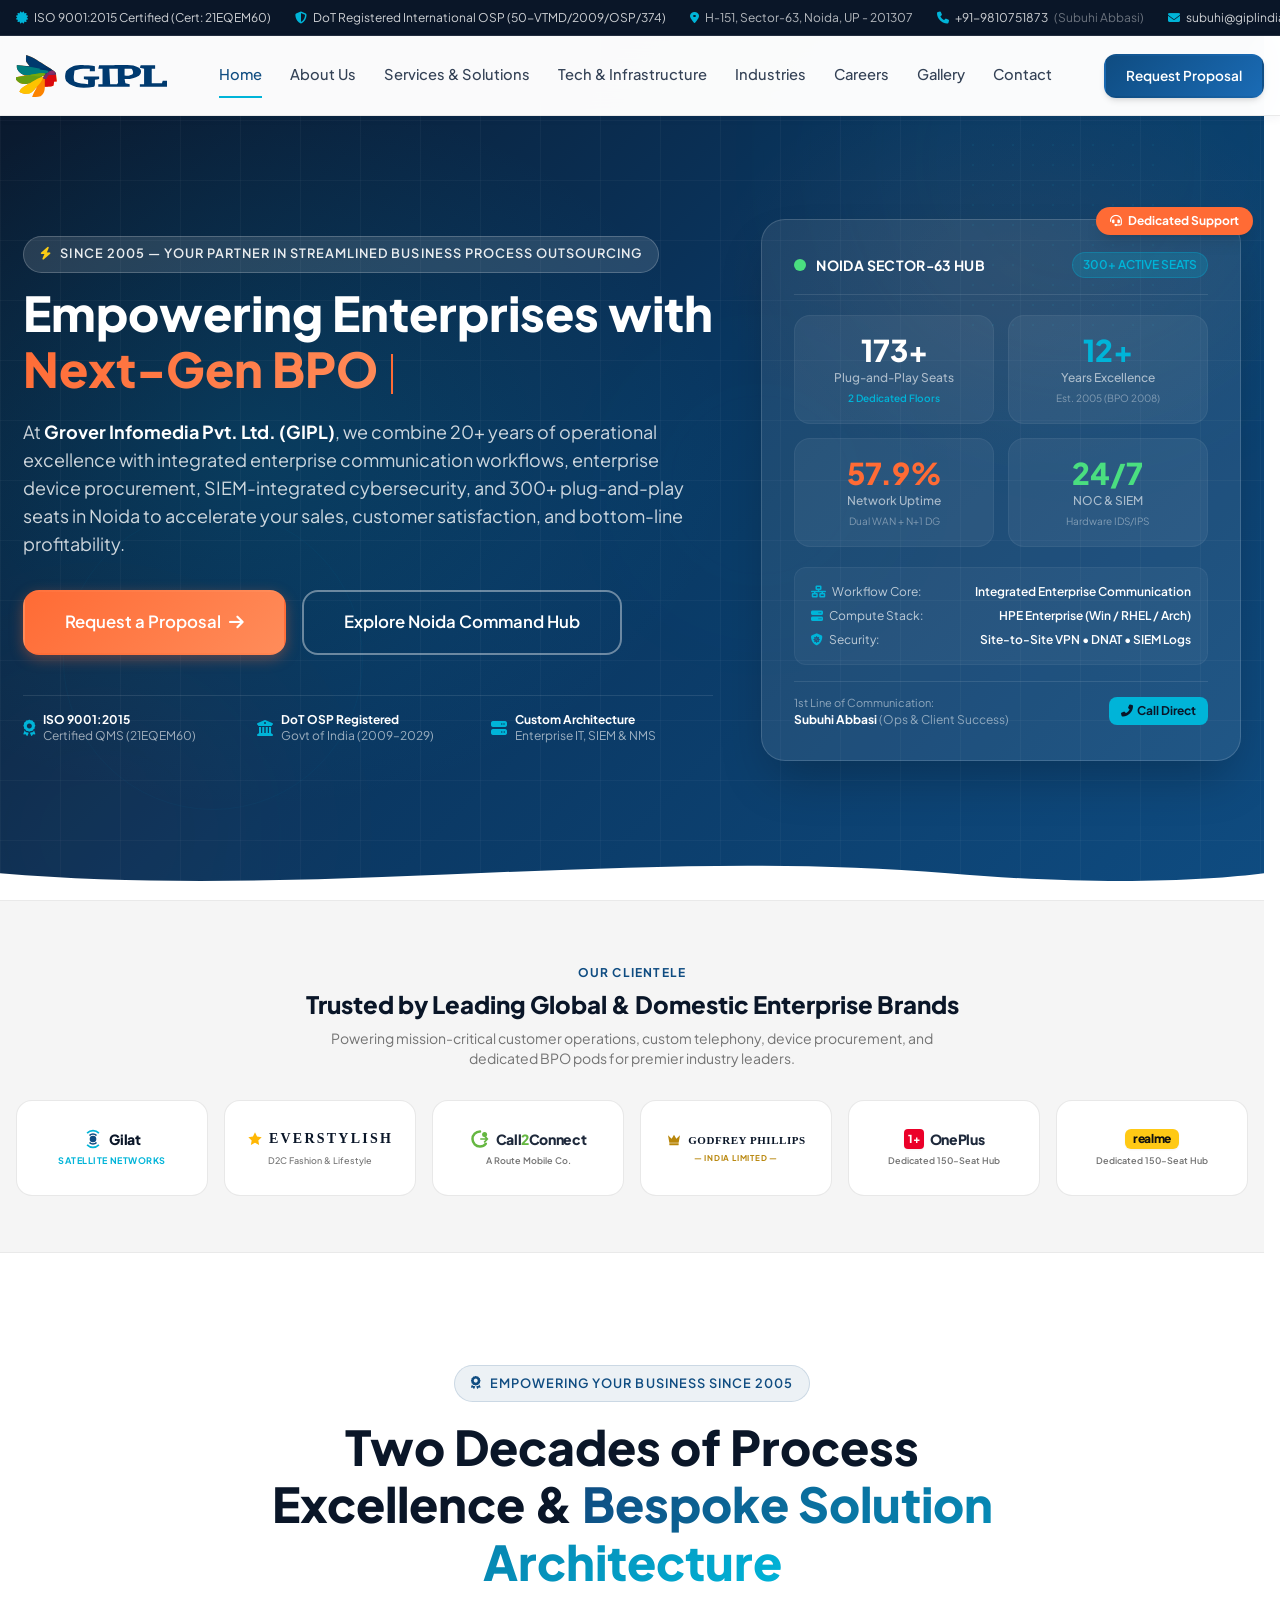
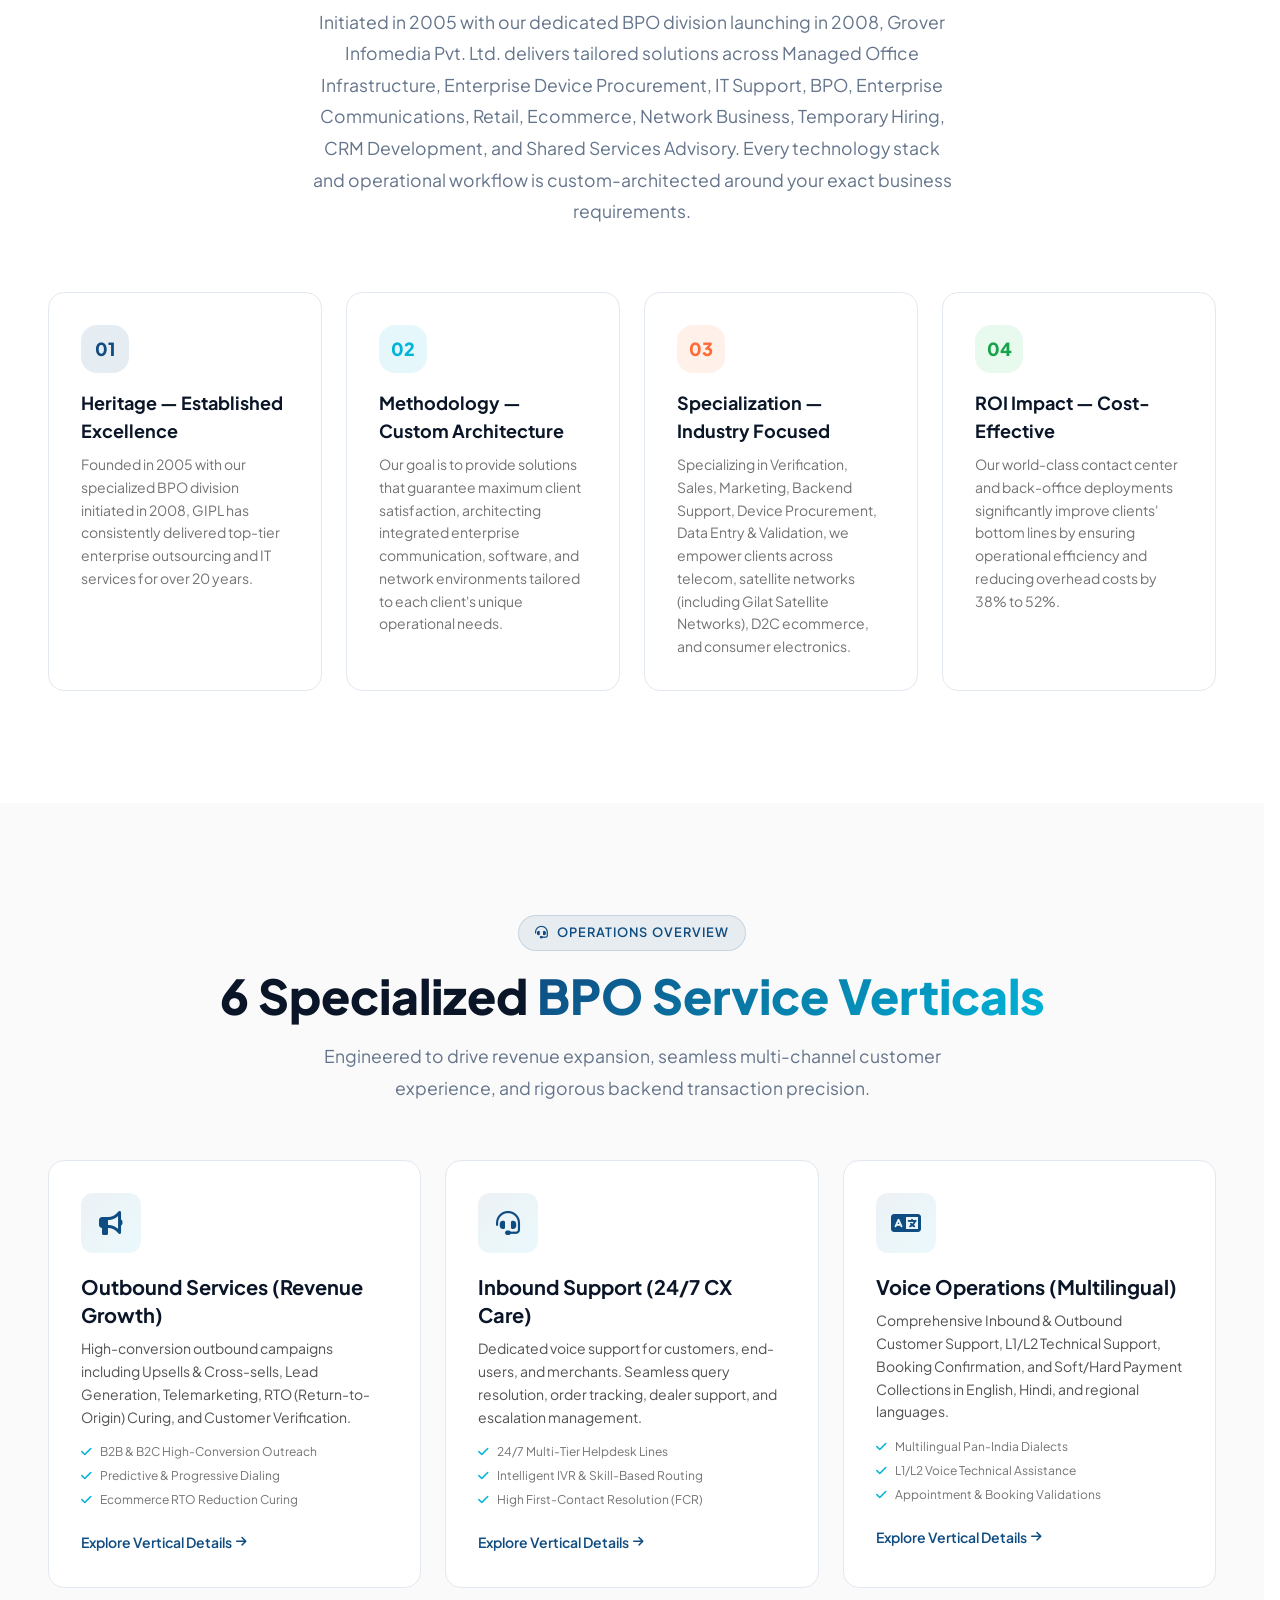
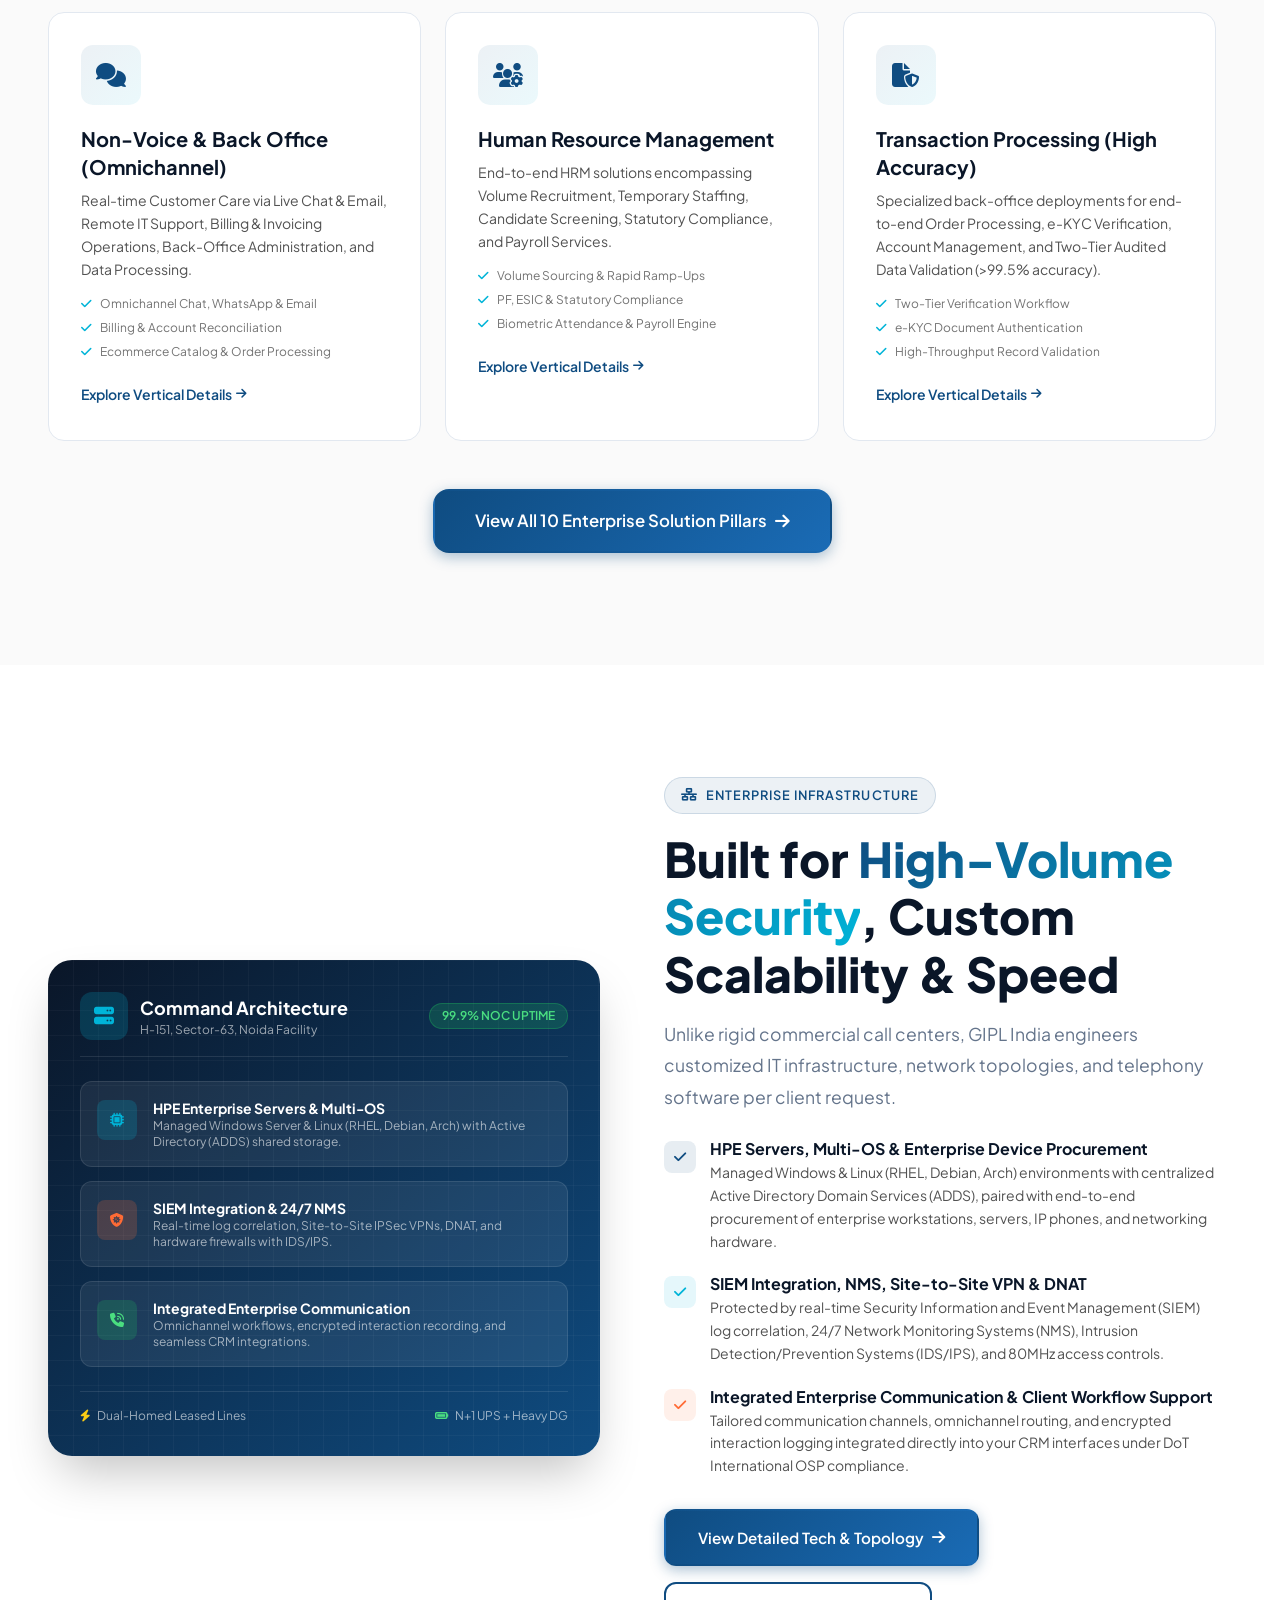
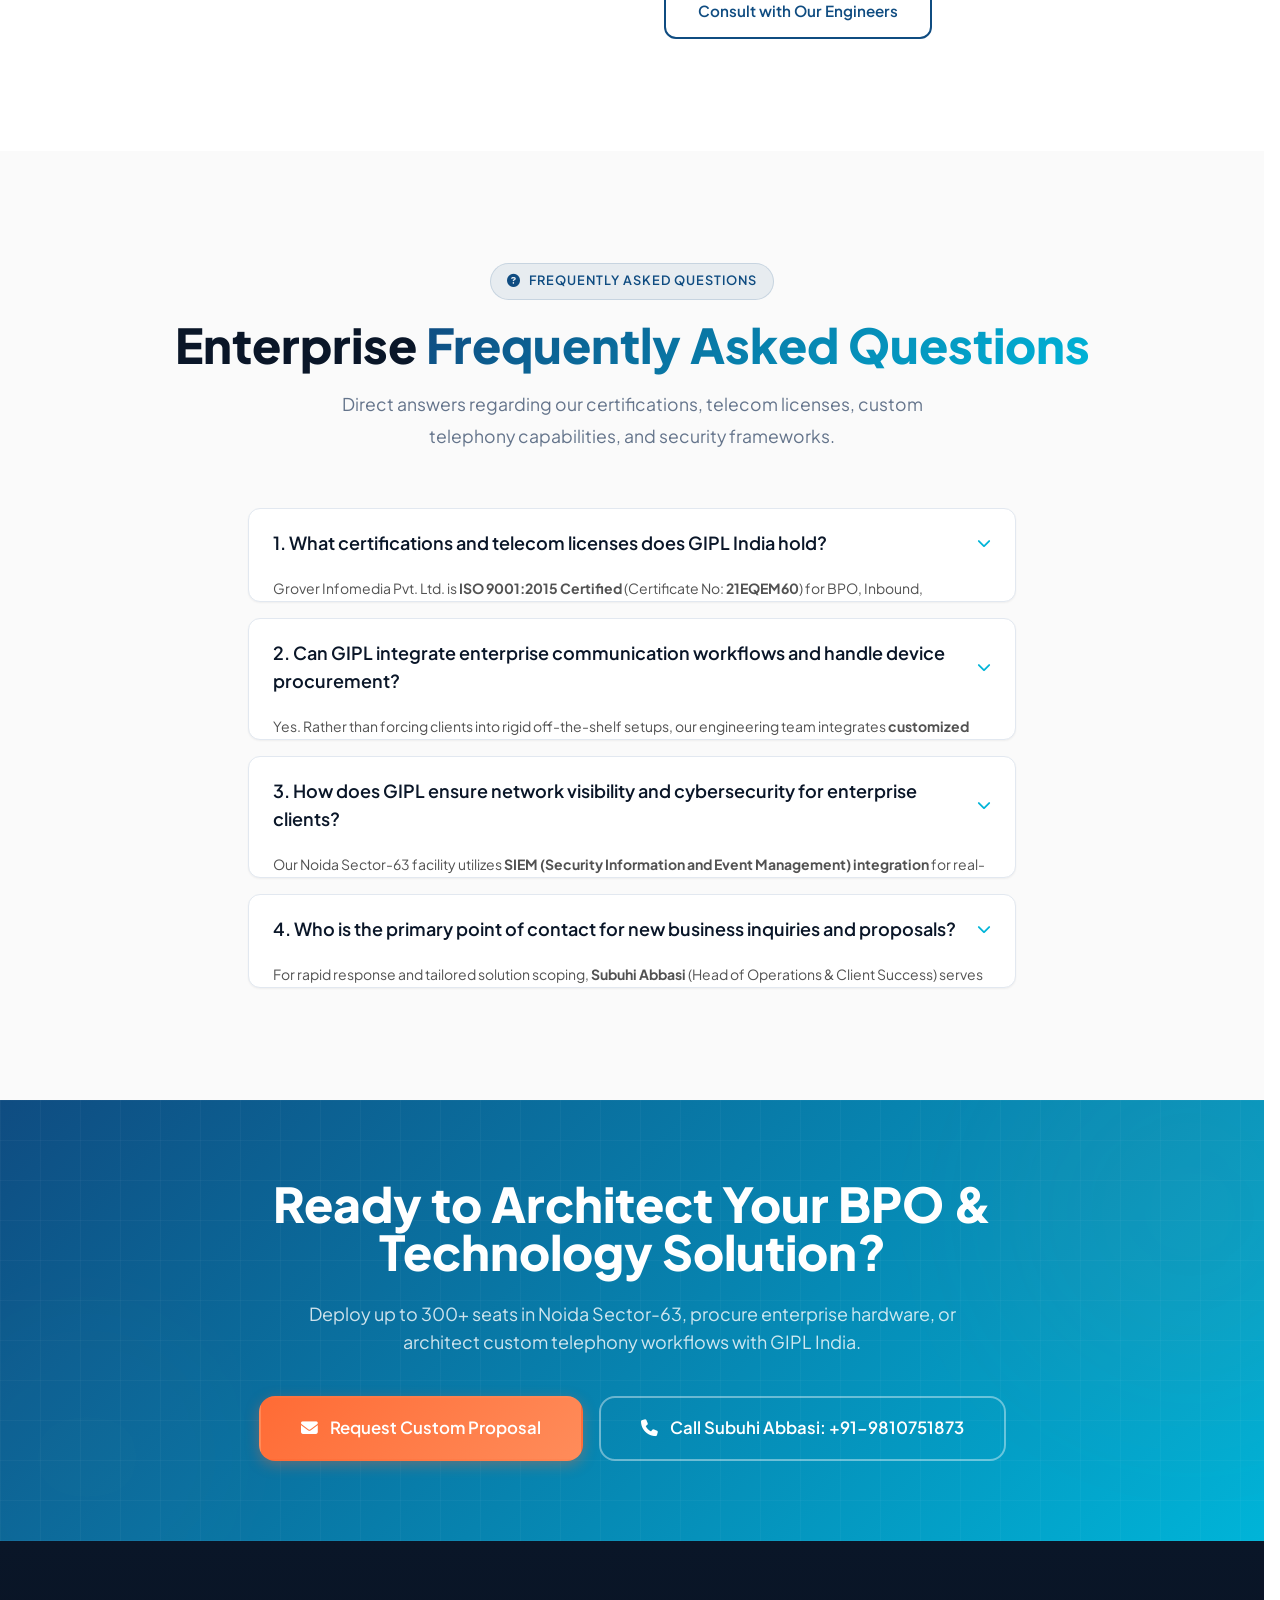
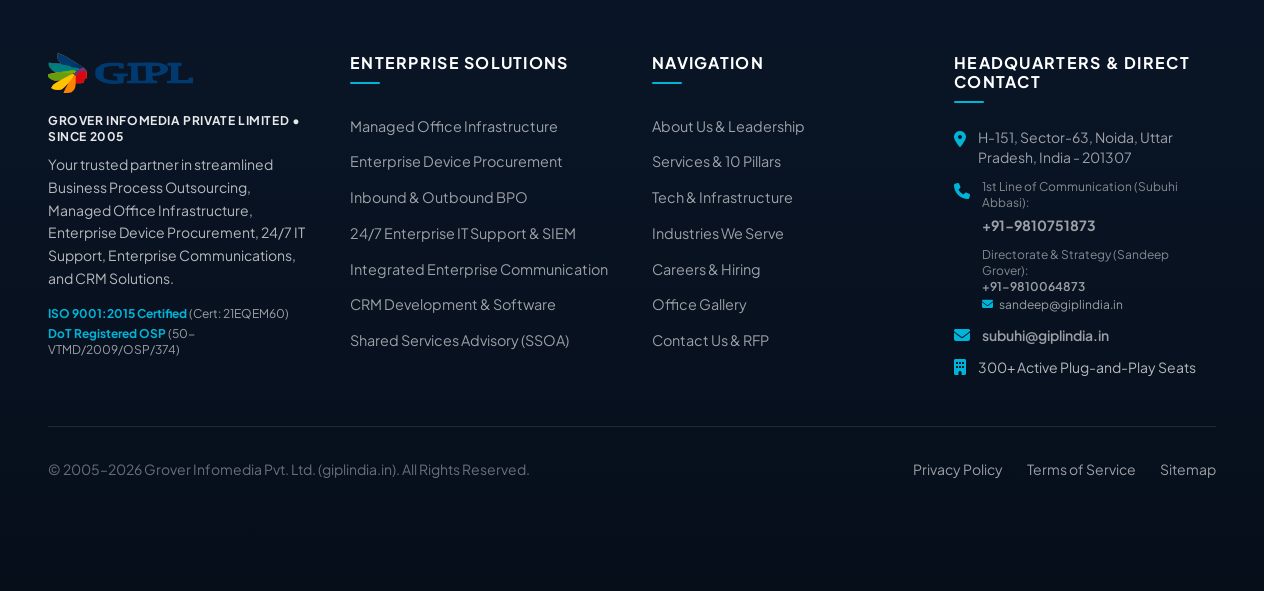
<file: index.html>
<!DOCTYPE html>
<html lang="en">

<head>
  <meta charset="UTF-8">
  <meta name="viewport" content="width=device-width, initial-scale=1.0">
  <title>Grover Infomedia Pvt. Ltd. (GIPL India) | Streamlined BPO, Custom Telephony, IT & Managed Office Solutions</title>
  <meta name="description"
    content="Empowering businesses since 2005. Grover Infomedia Pvt. Ltd. (GIPL India) is an ISO 9001:2015 certified and DoT OSP registered provider of BPO, Managed Office Infrastructure, Device Procurement, SIEM/NMS IT Support, Custom Telephony, and CRM solutions in Noida.">
  <meta name="keywords"
    content="GIPL India, Grover Infomedia Pvt Ltd, BPO Noida Sector 63, Custom Telephony Software India, Device Procurement Noida, SIEM NMS IT Support, Managed Office Infrastructure, Everstylish BPO Partner, Gilat Satellite Networks BPO">
  <meta name="author" content="Grover Infomedia Pvt. Ltd. (GIPL India)">

  <!-- Open Graph -->
  <meta property="og:type" content="website">
  <meta property="og:url" content="https://www.giplindia.in/">
  <meta property="og:title"
    content="Grover Infomedia Pvt. Ltd. (GIPL India) | Streamlined BPO, Custom Telephony & IT Solutions">
  <meta property="og:description"
    content="Empowering businesses since 2005. ISO 9001:2015 certified & DoT OSP registered provider of BPO, Managed Office Infrastructure, Device Procurement, SIEM IT Support, and Custom Telephony in Noida Sector-63.">
  <meta property="og:site_name" content="GIPL India">
  <meta property="og:image" content="https://www.giplindia.in/asset/logo.svg">

  <!-- Twitter Card -->
  <meta name="twitter:card" content="summary_large_image">
  <meta name="twitter:title" content="Grover Infomedia Pvt. Ltd. (GIPL India) | Enterprise BPO & Custom IT Solutions">
  <meta name="twitter:description"
    content="20+ years of operational excellence with custom-architected telephony software, device procurement, SIEM-integrated cybersecurity, and 300+ plug-and-play seats in Noida.">

  <!-- Canonical -->
  <link rel="canonical" href="https://www.giplindia.in/">

  <!-- Favicon -->
  <link rel="icon" type="image/svg+xml" href="asset/favicon.svg">

  <!-- Google Fonts -->
  <link rel="preconnect" href="https://fonts.googleapis.com">
  <link rel="preconnect" href="https://fonts.gstatic.com" crossorigin>
  <link href="https://fonts.googleapis.com/css2?family=Plus+Jakarta+Sans:wght@300;400;500;600;700;800&display=swap"
    rel="stylesheet">

  <!-- Font Awesome -->
  <link rel="stylesheet" href="https://cdnjs.cloudflare.com/ajax/libs/font-awesome/6.5.1/css/all.min.css">

  <!-- Tailwind CSS -->
  <link rel="stylesheet" href="tailwind.min.css">

  <!-- Custom CSS -->
  <link rel="stylesheet" href="styles.css">
</head>

<body class="font-body page-inner">

  <!-- ==================== SITE HEADER ==================== -->
  <header id="site-header" class="site-header fixed top-0 left-0 right-0 z-50">
    <!-- Top Enterprise Utility Bar -->
    <div class="top-utility-bar bg-dark border-b border-white/10 text-white/80 text-xs py-2.5 hidden md:block">
      <div class="container-custom max-w-7xl mx-auto px-4 flex items-center justify-between">
        <div class="flex items-center gap-6">
          <span class="flex items-center gap-1.5 whitespace-nowrap"><i class="fas fa-certificate text-secondary"></i>
            ISO 9001:2015 Certified (Cert: 21EQEM60)</span>
          <span class="flex items-center gap-1.5 whitespace-nowrap"><i class="fas fa-shield-halved text-secondary"></i>
            DoT Registered International OSP (50-VTMD/2009/OSP/374)</span>
          <a href="https://maps.app.goo.gl/KAawsqjsAnJwsYy49" target="_blank" rel="noopener noreferrer"
            class="flex items-center gap-1.5 text-white/70 hover:text-white transition-colors whitespace-nowrap">
            <i class="fas fa-location-dot text-secondary"></i> H-151, Sector-63, Noida, UP - 201307
          </a>
        </div>
        <div class="flex items-center gap-6 ml-6 shrink-0">
          <a href="tel:+919810751873"
            class="hover:text-secondary flex items-center gap-1.5 transition-colors whitespace-nowrap">
            <i class="fas fa-phone text-secondary"></i> +91-9810751873 <span class="text-white/40">(Subuhi
              Abbasi)</span>
          </a>
          <a href="mailto:subuhi@giplindia.in"
            class="hover:text-secondary flex items-center gap-1.5 transition-colors whitespace-nowrap">
            <i class="fas fa-envelope text-secondary"></i> subuhi@giplindia.in
          </a>
        </div>
      </div>
    </div>

    <!-- Navigation -->
    <nav id="navbar" aria-label="Main navigation" class="transition-all duration-300">
      <div class="container-custom max-w-7xl mx-auto px-4 flex items-center justify-between h-20">
        <!-- Logo -->
        <a href="index.html" class="flex items-center gap-3 z-10 shrink-0" aria-label="GIPL India Home">
          <img src="asset/logo.svg" alt="GIPL India Logo"
            class="nav-logo-img logo-dark h-10 sm:h-11 w-auto object-contain shrink-0">
        </a>

        <!-- Desktop Links -->
        <div class="hidden lg:flex items-center gap-6 xl:gap-7">
          <a href="index.html"
            class="nav-link text-neutral-700 whitespace-nowrap active border-b-2 border-secondary font-bold text-primary">Home</a>
          <a href="about.html" class="nav-link text-neutral-700 whitespace-nowrap border-b-2 border-transparent">About
            Us</a>
          <a href="services.html"
            class="nav-link text-neutral-700 whitespace-nowrap border-b-2 border-transparent">Services & Solutions</a>
          <a href="infrastructure.html"
            class="nav-link text-neutral-700 whitespace-nowrap border-b-2 border-transparent">Tech & Infrastructure</a>
          <a href="industries.html"
            class="nav-link text-neutral-700 whitespace-nowrap border-b-2 border-transparent">Industries</a>
          <a href="careers.html"
            class="nav-link text-neutral-700 whitespace-nowrap border-b-2 border-transparent">Careers</a>
          <a href="gallery.html"
            class="nav-link text-neutral-700 whitespace-nowrap border-b-2 border-transparent">Gallery</a>
          <a href="contact.html"
            class="nav-link text-neutral-700 whitespace-nowrap border-b-2 border-transparent">Contact</a>
        </div>

        <!-- CTA + Hamburger -->
        <div class="flex items-center gap-4 z-10 shrink-0">
          <a href="contact.html"
            class="nav-cta hidden md:inline-flex btn btn-sm bg-primary text-white hover:bg-primary-dark rounded-lg shadow-md whitespace-nowrap">
            Request Proposal
          </a>
          <button id="menu-toggle" class="lg:hidden text-neutral-700 text-2xl focus:outline-none"
            aria-label="Open menu">
            <i class="fas fa-bars"></i>
          </button>
        </div>
      </div>
    </nav>
  </header>

  <!-- Mobile Menu -->
  <div id="mobile-menu">
    <div class="menu-overlay"></div>
    <div class="menu-panel">
      <div class="flex items-center justify-between mb-8">
        <a href="index.html" class="flex items-center gap-2">
          <img src="asset/logo.svg" alt="GIPL India" class="h-9 w-auto object-contain">
        </a>
        <button id="menu-close" class="text-neutral-500 text-2xl" aria-label="Close menu">
          <i class="fas fa-times"></i>
        </button>
      </div>
      <nav aria-label="Mobile navigation">
        <a href="index.html" class="mobile-nav-link active">Home</a>
        <a href="about.html" class="mobile-nav-link">About Us</a>
        <a href="services.html" class="mobile-nav-link">Services & Solutions</a>
        <a href="infrastructure.html" class="mobile-nav-link">Tech & Infrastructure</a>
        <a href="industries.html" class="mobile-nav-link">Industries</a>
        <a href="careers.html" class="mobile-nav-link">Careers</a>
        <a href="gallery.html" class="mobile-nav-link">Gallery</a>
        <a href="contact.html" class="mobile-nav-link">Contact</a>
      </nav>
      <div class="mt-8">
        <a href="contact.html" class="btn btn-primary w-full">Request Proposal</a>
      </div>
      <div class="mt-6 p-4 rounded-xl bg-neutral-50 border border-neutral-200 text-xs text-neutral-600 space-y-2">
        <div class="font-semibold text-dark">1st Line of Communication:</div>
        <div>Subuhi Abbasi: <a href="tel:+919810751873" class="text-primary font-bold">+91-9810751873</a></div>
        <div>Email: <a href="mailto:subuhi@giplindia.in" class="text-primary">subuhi@giplindia.in</a></div>
      </div>
    </div>
  </div>

  <!-- ==================== HERO SECTION ==================== -->
  <section class="hero-section" id="hero">
    <div class="hero-grid-bg"></div>

    <!-- Decorative Blobs -->
    <div class="hero-blob"
      style="width:500px;height:500px;background:rgba(0,180,216,0.15);top:-10%;right:-5%;animation-delay:0s;"></div>
    <div class="hero-blob"
      style="width:400px;height:400px;background:rgba(255,107,53,0.1);bottom:-15%;left:-8%;animation-delay:3s;"></div>
    <div class="hero-blob"
      style="width:250px;height:250px;background:rgba(0,180,216,0.1);top:40%;right:30%;animation-delay:6s;"></div>

    <!-- Decorative Shapes -->
    <div class="shape-dot-grid" style="top:15%;right:8%;opacity:0.5;"></div>
    <div class="shape-ring" style="bottom:10%;left:5%;opacity:0.4;animation:spin-slow 40s linear infinite;"></div>

    <div class="container-custom relative z-10">
      <div class="grid lg:grid-cols-12 gap-12 items-center">
        <!-- Left Content (7 Cols) -->
        <div class="lg:col-span-7" style="animation: fadeInUp 0.8s ease-out forwards;">
          <div class="section-badge section-badge-light mb-6">
            <i class="fas fa-bolt text-yellow-400"></i>
            Since 2005 — Your Partner in Streamlined Business Process Outsourcing
          </div>

          <h1 class="text-3xl sm:text-4xl md:text-5xl lg:text-5xl font-extrabold text-white leading-tight mb-6">
            Empowering Enterprises with
            <span class="block mt-2">
              <span class="gradient-text-accent" id="typing-text"
                data-words='["Next-Gen BPO","Enterprise Communications","Managed IT Solutions","300+ Seat Noida Hub"]'>Next-Gen
                BPO</span>
              <span class="inline-block w-0.5 h-10 bg-accent ml-1 animate-pulse align-middle"></span>
            </span>
          </h1>

          <p class="text-base sm:text-lg text-white/80 mb-8 max-w-2xl leading-relaxed">
            At <strong class="text-white">Grover Infomedia Pvt. Ltd. (GIPL)</strong>, we combine 20+ years of
            operational excellence with integrated enterprise communication workflows, enterprise device procurement,
            SIEM-integrated cybersecurity, and 300+ plug-and-play seats in Noida to accelerate your sales, customer
            satisfaction, and bottom-line profitability.
          </p>

          <div class="flex flex-wrap gap-4 mb-10">
            <a href="contact.html" class="btn btn-accent btn-lg shadow-xl">
              Request a Proposal
              <i class="fas fa-arrow-right"></i>
            </a>
            <a href="infrastructure.html" class="btn btn-outline btn-lg">
              Explore Noida Command Hub
            </a>
          </div>

          <!-- Trust Credentials Badges -->
          <div class="grid grid-cols-1 sm:grid-cols-3 gap-3 text-white/80 text-xs pt-4 border-t border-white/10">
            <div class="flex items-center gap-2">
              <i class="fas fa-award text-secondary text-base"></i>
              <div>
                <strong class="text-white block font-bold">ISO 9001:2015</strong>
                <span class="text-white/60">Certified QMS (21EQEM60)</span>
              </div>
            </div>
            <div class="flex items-center gap-2">
              <i class="fas fa-building-columns text-secondary text-base"></i>
              <div>
                <strong class="text-white block font-bold">DoT OSP Registered</strong>
                <span class="text-white/60">Govt of India (2009–2029)</span>
              </div>
            </div>
            <div class="flex items-center gap-2">
              <i class="fas fa-server text-secondary text-base"></i>
              <div>
                <strong class="text-white block font-bold">Custom Architecture</strong>
                <span class="text-white/60">Enterprise IT, SIEM & NMS</span>
              </div>
            </div>
          </div>
        </div>

        <!-- Right Visual: Command Hub Telemetry Snapshot (5 Cols) -->
        <div class="lg:col-span-5 relative" style="animation: fadeInRight 1s ease-out 0.3s forwards; opacity:0;">
          <div class="relative">
            <!-- Main Card -->
            <div class="bg-white/[0.08] backdrop-blur-xl border border-white/15 rounded-3xl p-6 sm:p-8 shadow-2xl">
              <div class="flex items-center justify-between pb-4 mb-5 border-b border-white/10">
                <div class="flex items-center gap-2.5">
                  <div class="w-3 h-3 rounded-full bg-green-400 animate-ping"></div>
                  <span class="text-white font-bold text-sm tracking-wide">NOIDA SECTOR-63 HUB</span>
                </div>
                <span
                  class="text-xs font-semibold px-2.5 py-1 rounded-full bg-secondary/20 text-secondary border border-secondary/30">
                  300+ ACTIVE SEATS
                </span>
              </div>

              <div class="grid grid-cols-2 gap-3.5 mb-5">
                <div class="bg-white/[0.06] rounded-2xl p-4 text-center border border-white/5">
                  <div class="text-2xl sm:text-3xl font-extrabold text-white mb-0.5" data-counter="300" data-suffix="+">
                    300+</div>
                  <div class="text-white/60 text-xs font-medium">Plug-and-Play Seats</div>
                  <div class="text-secondary text-[10px] mt-1 font-semibold">2 Dedicated Floors</div>
                </div>
                <div class="bg-white/[0.06] rounded-2xl p-4 text-center border border-white/5">
                  <div class="text-2xl sm:text-3xl font-extrabold text-secondary mb-0.5" data-counter="20"
                    data-suffix="+">20+</div>
                  <div class="text-white/60 text-xs font-medium">Years Excellence</div>
                  <div class="text-white/40 text-[10px] mt-1">Est. 2005 (BPO 2008)</div>
                </div>
                <div class="bg-white/[0.06] rounded-2xl p-4 text-center border border-white/5">
                  <div class="text-2xl sm:text-3xl font-extrabold text-accent mb-0.5" data-counter="99"
                    data-suffix=".9%">99.9%</div>
                  <div class="text-white/60 text-xs font-medium">Network Uptime</div>
                  <div class="text-white/40 text-[10px] mt-1">Dual WAN + N+1 DG</div>
                </div>
                <div class="bg-white/[0.06] rounded-2xl p-4 text-center border border-white/5">
                  <div class="text-2xl sm:text-3xl font-extrabold text-green-400 mb-0.5">24/7</div>
                  <div class="text-white/60 text-xs font-medium">NOC & SIEM</div>
                  <div class="text-white/40 text-[10px] mt-1">Hardware IDS/IPS</div>
                </div>
              </div>

              <!-- Technical Highlights -->
              <div class="bg-white/[0.04] rounded-xl p-4 border border-white/5 space-y-2 text-xs">
                <div class="flex items-center justify-between text-white/70">
                  <span class="flex items-center gap-1.5"><i class="fas fa-network-wired text-secondary"></i> Workflow
                    Core:</span>
                  <span class="text-white font-semibold">Integrated Enterprise Communication</span>
                </div>
                <div class="flex items-center justify-between text-white/70">
                  <span class="flex items-center gap-1.5"><i class="fas fa-server text-secondary"></i> Compute
                    Stack:</span>
                  <span class="text-white font-semibold">HPE Enterprise (Win / RHEL / Arch)</span>
                </div>
                <div class="flex items-center justify-between text-white/70">
                  <span class="flex items-center gap-1.5"><i class="fas fa-shield-virus text-secondary"></i>
                    Security:</span>
                  <span class="text-white font-semibold">Site-to-Site VPN • DNAT • SIEM Logs</span>
                </div>
              </div>

              <!-- Primary Contact Highlight -->
              <div class="mt-4 pt-3 border-t border-white/10 flex items-center justify-between">
                <div>
                  <div class="text-[11px] text-white/50">1st Line of Communication:</div>
                  <div class="text-xs text-white font-bold">Subuhi Abbasi <span class="text-white/50 font-normal">(Ops &
                      Client Success)</span></div>
                </div>
                <a href="tel:+919810751873"
                  class="px-3 py-1.5 rounded-lg bg-secondary text-dark font-bold text-xs hover:bg-secondary-light transition-all flex items-center gap-1">
                  <i class="fas fa-phone-alt"></i> Call Direct
                </a>
              </div>
            </div>

            <!-- Floating Badge -->
            <div
              class="absolute -top-3 -right-3 bg-accent text-white px-3.5 py-1.5 rounded-full text-xs font-bold shadow-lg animate-bounce"
              style="animation-duration:3s;">
              <i class="fas fa-headset mr-1"></i> Dedicated Support
            </div>
          </div>
        </div>
      </div>
    </div>

    <!-- Hero Bottom Wave -->
    <div class="absolute bottom-0 left-0 right-0">
      <svg viewBox="0 0 1440 120" fill="none" xmlns="http://www.w3.org/2000/svg" preserveAspectRatio="none"
        class="w-full h-14 md:h-20">
        <path d="M0,80 C360,120 720,40 1080,80 C1260,100 1380,90 1440,80 L1440,120 L0,120Z" fill="white" />
      </svg>
    </div>
  </section>

  <!-- ==================== SECTION 3.3: MARQUEE CLIENTELE ==================== -->
  <section class="py-14 bg-neutral-100 border-y border-neutral-200/80" id="clientele">
    <div class="container-custom">
      <div class="text-center mb-8">
        <span class="text-xs font-bold uppercase tracking-widest text-primary">OUR CLIENTELE</span>
        <h2 class="text-xl sm:text-2xl font-extrabold text-dark mt-1">Trusted by Leading Global & Domestic Enterprise
          Brands</h2>
        <p class="text-xs sm:text-sm text-neutral-500 max-w-2xl mx-auto mt-2">
          Powering mission-critical customer operations, custom telephony, device procurement, and dedicated BPO pods
          for premier industry leaders.
        </p>
      </div>

      <!-- 6 Marquee Client Vector Cards Grid -->
      <div class="grid grid-cols-2 sm:grid-cols-3 lg:grid-cols-6 gap-4">

        <!-- 1. Gilat Satellite Networks -->
        <div
          class="h-24 px-4 py-3 bg-white rounded-2xl border border-neutral-200/90 hover:border-primary/50 hover:shadow-lg hover:-translate-y-1 transition-all duration-300 flex flex-col items-center justify-center text-center group"
          title="Gilat Satellite Networks" aria-label="Gilat Satellite Networks">
          <div class="flex items-center gap-1.5 mb-1">
            <svg class="w-5 h-5 text-[#0F4C81] group-hover:text-[#00B4D8] transition-colors shrink-0"
              viewBox="0 0 24 24" fill="none" stroke="currentColor" stroke-width="2" aria-hidden="true">
              <circle cx="12" cy="12" r="3" fill="#0F4C81" />
              <path d="M4.93 4.93a10 10 0 0 1 14.14 0" stroke="#00B4D8" />
              <path d="M7.76 7.76a6 6 0 0 1 8.48 0" stroke="#0F4C81" />
              <path d="M19.07 19.07a10 10 0 0 1-14.14 0" stroke="#00B4D8" />
              <path d="M16.24 16.24a6 6 0 0 1-8.48 0" stroke="#0F4C81" />
            </svg>
            <span class="font-extrabold text-sm tracking-tight text-[#0A1628]">Gilat</span>
          </div>
          <span class="text-[9px] font-bold uppercase tracking-wider text-[#00B4D8]">Satellite Networks</span>
        </div>

        <!-- 2. Everstylish -->
        <div
          class="h-24 px-4 py-3 bg-white rounded-2xl border border-neutral-200/90 hover:border-primary/50 hover:shadow-lg hover:-translate-y-1 transition-all duration-300 flex flex-col items-center justify-center text-center group">
          <div class="flex items-center gap-1.5 mb-1">
            <svg class="w-4 h-4 text-[#FFB703] fill-current shrink-0" viewBox="0 0 24 24">
              <path
                d="M12 2L15.09 8.26L22 9.27L17 14.14L18.18 21.02L12 17.77L5.82 21.02L7 14.14L2 9.27L8.91 8.26L12 2Z" />
            </svg>
            <span class="font-serif font-black text-xs sm:text-sm tracking-[0.16em] text-[#0A1628]">EVERSTYLISH</span>
          </div>
          <span class="text-[9px] font-medium text-neutral-500">D2C Fashion & Lifestyle</span>
        </div>

        <!-- 3. Call2Connect (Route Mobile) -->
        <div
          class="h-24 px-4 py-3 bg-white rounded-2xl border border-neutral-200/90 hover:border-primary/50 hover:shadow-lg hover:-translate-y-1 transition-all duration-300 flex flex-col items-center justify-center text-center group">
          <div class="flex items-center gap-1.5 mb-1">
            <svg class="w-5 h-5 shrink-0" viewBox="0 0 24 24" fill="none">
              <path d="M12 3C7.03 3 3 7.03 3 12C3 16.97 7.03 21 12 21C14.83 21 17.36 19.69 19 17.65" stroke="#65B741"
                stroke-width="3" stroke-linecap="round" />
              <circle cx="17.5" cy="6.5" r="3" fill="#65B741" />
              <path d="M13 12H21M21 12L17.5 8.5M21 12L17.5 15.5" stroke="#65B741" stroke-width="2"
                stroke-linecap="round" stroke-linejoin="round" />
            </svg>
            <span class="font-extrabold text-xs sm:text-sm tracking-tight text-[#1E293B]">Call<span
                class="text-[#65B741]">2</span>Connect</span>
          </div>
          <span class="text-[9px] font-semibold text-neutral-500">A Route Mobile Co.</span>
        </div>

        <!-- 4. Godfrey Phillips India (GPI) -->
        <div
          class="h-24 px-4 py-3 bg-white rounded-2xl border border-neutral-200/90 hover:border-primary/50 hover:shadow-lg hover:-translate-y-1 transition-all duration-300 flex flex-col items-center justify-center text-center group">
          <div class="flex items-center gap-1.5 mb-0.5">
            <svg class="w-4 h-4 text-[#B8860B] fill-current shrink-0" viewBox="0 0 24 24">
              <path
                d="M5 16L3 5L8.5 10L12 4L15.5 10L21 5L19 16H5M19 19C19 19.6 18.6 20 18 20H6C5.4 20 5 19.6 5 19V17H19V19Z" />
            </svg>
            <span class="font-serif font-extrabold text-[11px] tracking-wider text-[#0A1628]">GODFREY PHILLIPS</span>
          </div>
          <span class="text-[8px] font-bold uppercase tracking-widest text-[#B8860B]">— INDIA LIMITED —</span>
        </div>

        <!-- 5. OnePlus -->
        <div
          class="h-24 px-4 py-3 bg-white rounded-2xl border border-neutral-200/90 hover:border-primary/50 hover:shadow-lg hover:-translate-y-1 transition-all duration-300 flex flex-col items-center justify-center text-center group">
          <div class="flex items-center gap-1.5 mb-1">
            <div
              class="w-5 h-5 bg-[#EB0029] rounded flex items-center justify-center text-white text-[11px] font-black leading-none shadow-sm shrink-0">
              1+
            </div>
            <span class="font-extrabold text-sm tracking-tight text-[#1E293B]">OnePlus</span>
          </div>
          <span class="text-[9px] font-semibold text-neutral-500">Dedicated 150-Seat Hub</span>
        </div>

        <!-- 6. realme -->
        <div
          class="h-24 px-4 py-3 bg-white rounded-2xl border border-neutral-200/90 hover:border-primary/50 hover:shadow-lg hover:-translate-y-1 transition-all duration-300 flex flex-col items-center justify-center text-center group">
          <div class="flex items-center gap-1.5 mb-1">
            <div
              class="bg-[#FFC915] text-[#111] px-2 py-0.5 rounded-md font-black text-xs lowercase tracking-tight shadow-sm">
              realme
            </div>
          </div>
          <span class="text-[9px] font-semibold text-neutral-500">Dedicated 150-Seat Hub</span>
        </div>

      </div>
    </div>
  </section>

  <!-- ==================== SECTION 3.4: 4 PILLARS OF EXCELLENCE ==================== -->
  <section class="section-padding bg-white" id="four-pillars">
    <div class="container-custom">
      <div class="text-center mb-16 animate-on-scroll max-w-3xl mx-auto">
        <span class="section-badge section-badge-primary">
          <i class="fas fa-award"></i>
          Empowering Your Business Since 2005
        </span>
        <h2 class="section-title">Two Decades of Process Excellence & <span class="gradient-text">Bespoke Solution
            Architecture</span></h2>
        <p class="section-subtitle mx-auto">
          Initiated in 2005 with our dedicated BPO division launching in 2008, Grover Infomedia Pvt. Ltd. delivers
          tailored solutions across Managed Office Infrastructure, Enterprise Device Procurement, IT Support, BPO,
          Enterprise Communications, Retail, Ecommerce, Network Business, Temporary Hiring, CRM Development, and Shared
          Services Advisory. Every technology stack and operational workflow is custom-architected around your exact
          business requirements.
        </p>
      </div>

      <div class="grid sm:grid-cols-2 lg:grid-cols-4 gap-6">
        <!-- Pillar 1 -->
        <div
          class="card p-6 border border-neutral-200 hover:border-primary/30 hover:shadow-xl transition-all animate-on-scroll">
          <div
            class="w-12 h-12 rounded-2xl bg-primary/10 flex items-center justify-center text-primary font-black text-lg mb-4">
            01
          </div>
          <h3 class="text-lg font-bold text-dark mb-2">Heritage — Established Excellence</h3>
          <p class="text-neutral-500 text-sm leading-relaxed">
            Founded in 2005 with our specialized BPO division initiated in 2008, GIPL has consistently delivered
            top-tier enterprise outsourcing and IT services for over 20 years.
          </p>
        </div>

        <!-- Pillar 2 -->
        <div
          class="card p-6 border border-neutral-200 hover:border-secondary/30 hover:shadow-xl transition-all animate-on-scroll animate-delay-100">
          <div
            class="w-12 h-12 rounded-2xl bg-secondary/10 flex items-center justify-center text-secondary font-black text-lg mb-4">
            02
          </div>
          <h3 class="text-lg font-bold text-dark mb-2">Methodology — Custom Architecture</h3>
          <p class="text-neutral-500 text-sm leading-relaxed">
            Our goal is to provide solutions that guarantee maximum client satisfaction, architecting integrated
            enterprise communication, software, and network environments tailored to each client's unique operational
            needs.
          </p>
        </div>

        <!-- Pillar 3 -->
        <div
          class="card p-6 border border-neutral-200 hover:border-accent/30 hover:shadow-xl transition-all animate-on-scroll animate-delay-200">
          <div
            class="w-12 h-12 rounded-2xl bg-accent/10 flex items-center justify-center text-accent font-black text-lg mb-4">
            03
          </div>
          <h3 class="text-lg font-bold text-dark mb-2">Specialization — Industry Focused</h3>
          <p class="text-neutral-500 text-sm leading-relaxed">
            Specializing in Verification, Sales, Marketing, Backend Support, Device Procurement, Data Entry &
            Validation, we empower clients across telecom, satellite networks (including Gilat Satellite Networks), D2C ecommerce, and consumer electronics.
          </p>
        </div>

        <!-- Pillar 4 -->
        <div
          class="card p-6 border border-neutral-200 hover:border-green-500/30 hover:shadow-xl transition-all animate-on-scroll animate-delay-300">
          <div
            class="w-12 h-12 rounded-2xl bg-green-500/10 flex items-center justify-center text-green-600 font-black text-lg mb-4">
            04
          </div>
          <h3 class="text-lg font-bold text-dark mb-2">ROI Impact — Cost-Effective</h3>
          <p class="text-neutral-500 text-sm leading-relaxed">
            Our world-class contact center and back-office deployments significantly improve clients' bottom lines by
            ensuring operational efficiency and reducing overhead costs by 38% to 52%.
          </p>
        </div>
      </div>
    </div>
  </section>

  <!-- ==================== SECTION 3.5: 6 SPECIALIZED BPO VERTICALS ==================== -->
  <section class="section-padding bg-neutral-50" id="services-overview">
    <div class="container-custom">
      <div class="text-center mb-14 animate-on-scroll">
        <span class="section-badge section-badge-primary">
          <i class="fas fa-headset"></i>
          Operations Overview
        </span>
        <h2 class="section-title mx-auto">6 Specialized <span class="gradient-text">BPO Service Verticals</span></h2>
        <p class="section-subtitle mx-auto">Engineered to drive revenue expansion, seamless multi-channel customer
          experience, and rigorous backend transaction precision.</p>
      </div>

      <div class="grid sm:grid-cols-2 lg:grid-cols-3 gap-6">
        <!-- Vertical 1 -->
        <div class="card p-7 animate-on-scroll">
          <div class="card-icon card-icon-primary mb-5">
            <i class="fas fa-bullhorn"></i>
          </div>
          <h3 class="text-xl font-bold text-dark mb-2">Outbound Services (Revenue Growth)</h3>
          <p class="text-neutral-600 text-sm mb-4 leading-relaxed">
            High-conversion outbound campaigns including Upsells & Cross-sells, Lead Generation, Telemarketing, RTO
            (Return-to-Origin) Curing, and Customer Verification.
          </p>
          <ul class="text-xs text-neutral-500 space-y-2 mb-5">
            <li><i class="fas fa-check text-secondary mr-2"></i>B2B & B2C High-Conversion Outreach</li>
            <li><i class="fas fa-check text-secondary mr-2"></i>Predictive & Progressive Dialing</li>
            <li><i class="fas fa-check text-secondary mr-2"></i>Ecommerce RTO Reduction Curing</li>
          </ul>
          <a href="services.html#pillar-4"
            class="text-primary font-semibold text-sm inline-flex items-center gap-1 hover:gap-2 transition-all">
            Explore Vertical Details <i class="fas fa-arrow-right text-xs"></i>
          </a>
        </div>

        <!-- Vertical 2 -->
        <div class="card p-7 animate-on-scroll animate-delay-100">
          <div class="card-icon card-icon-primary mb-5">
            <i class="fas fa-headset"></i>
          </div>
          <h3 class="text-xl font-bold text-dark mb-2">Inbound Support (24/7 CX Care)</h3>
          <p class="text-neutral-600 text-sm mb-4 leading-relaxed">
            Dedicated voice support for customers, end-users, and merchants. Seamless query resolution, order tracking,
            dealer support, and escalation management.
          </p>
          <ul class="text-xs text-neutral-500 space-y-2 mb-5">
            <li><i class="fas fa-check text-secondary mr-2"></i>24/7 Multi-Tier Helpdesk Lines</li>
            <li><i class="fas fa-check text-secondary mr-2"></i>Intelligent IVR & Skill-Based Routing</li>
            <li><i class="fas fa-check text-secondary mr-2"></i>High First-Contact Resolution (FCR)</li>
          </ul>
          <a href="services.html#pillar-4"
            class="text-primary font-semibold text-sm inline-flex items-center gap-1 hover:gap-2 transition-all">
            Explore Vertical Details <i class="fas fa-arrow-right text-xs"></i>
          </a>
        </div>

        <!-- Vertical 3 -->
        <div class="card p-7 animate-on-scroll animate-delay-200">
          <div class="card-icon card-icon-primary mb-5">
            <i class="fas fa-language"></i>
          </div>
          <h3 class="text-xl font-bold text-dark mb-2">Voice Operations (Multilingual)</h3>
          <p class="text-neutral-600 text-sm mb-4 leading-relaxed">
            Comprehensive Inbound & Outbound Customer Support, L1/L2 Technical Support, Booking Confirmation, and
            Soft/Hard Payment Collections in English, Hindi, and regional languages.
          </p>
          <ul class="text-xs text-neutral-500 space-y-2 mb-5">
            <li><i class="fas fa-check text-secondary mr-2"></i>Multilingual Pan-India Dialects</li>
            <li><i class="fas fa-check text-secondary mr-2"></i>L1/L2 Voice Technical Assistance</li>
            <li><i class="fas fa-check text-secondary mr-2"></i>Appointment & Booking Validations</li>
          </ul>
          <a href="services.html#pillar-4"
            class="text-primary font-semibold text-sm inline-flex items-center gap-1 hover:gap-2 transition-all">
            Explore Vertical Details <i class="fas fa-arrow-right text-xs"></i>
          </a>
        </div>

        <!-- Vertical 4 -->
        <div class="card p-7 animate-on-scroll animate-delay-100">
          <div class="card-icon card-icon-primary mb-5">
            <i class="fas fa-comments"></i>
          </div>
          <h3 class="text-xl font-bold text-dark mb-2">Non-Voice & Back Office (Omnichannel)</h3>
          <p class="text-neutral-600 text-sm mb-4 leading-relaxed">
            Real-time Customer Care via Live Chat & Email, Remote IT Support, Billing & Invoicing Operations,
            Back-Office Administration, and Data Processing.
          </p>
          <ul class="text-xs text-neutral-500 space-y-2 mb-5">
            <li><i class="fas fa-check text-secondary mr-2"></i>Omnichannel Chat, WhatsApp & Email</li>
            <li><i class="fas fa-check text-secondary mr-2"></i>Billing & Account Reconciliation</li>
            <li><i class="fas fa-check text-secondary mr-2"></i>Ecommerce Catalog & Order Processing</li>
          </ul>
          <a href="services.html#pillar-4"
            class="text-primary font-semibold text-sm inline-flex items-center gap-1 hover:gap-2 transition-all">
            Explore Vertical Details <i class="fas fa-arrow-right text-xs"></i>
          </a>
        </div>

        <!-- Vertical 5 -->
        <div class="card p-7 animate-on-scroll animate-delay-200">
          <div class="card-icon card-icon-primary mb-5">
            <i class="fas fa-users-gear"></i>
          </div>
          <h3 class="text-xl font-bold text-dark mb-2">Human Resource Management</h3>
          <p class="text-neutral-600 text-sm mb-4 leading-relaxed">
            End-to-end HRM solutions encompassing Volume Recruitment, Temporary Staffing, Candidate Screening, Statutory
            Compliance, and Payroll Services.
          </p>
          <ul class="text-xs text-neutral-500 space-y-2 mb-5">
            <li><i class="fas fa-check text-secondary mr-2"></i>Volume Sourcing & Rapid Ramp-Ups</li>
            <li><i class="fas fa-check text-secondary mr-2"></i>PF, ESIC & Statutory Compliance</li>
            <li><i class="fas fa-check text-secondary mr-2"></i>Biometric Attendance & Payroll Engine</li>
          </ul>
          <a href="services.html#pillar-8"
            class="text-primary font-semibold text-sm inline-flex items-center gap-1 hover:gap-2 transition-all">
            Explore Vertical Details <i class="fas fa-arrow-right text-xs"></i>
          </a>
        </div>

        <!-- Vertical 6 -->
        <div class="card p-7 animate-on-scroll animate-delay-300">
          <div class="card-icon card-icon-primary mb-5">
            <i class="fas fa-file-shield"></i>
          </div>
          <h3 class="text-xl font-bold text-dark mb-2">Transaction Processing (High Accuracy)</h3>
          <p class="text-neutral-600 text-sm mb-4 leading-relaxed">
            Specialized back-office deployments for end-to-end Order Processing, e-KYC Verification, Account Management,
            and Two-Tier Audited Data Validation (>99.5% accuracy).
          </p>
          <ul class="text-xs text-neutral-500 space-y-2 mb-5">
            <li><i class="fas fa-check text-secondary mr-2"></i>Two-Tier Verification Workflow</li>
            <li><i class="fas fa-check text-secondary mr-2"></i>e-KYC Document Authentication</li>
            <li><i class="fas fa-check text-secondary mr-2"></i>High-Throughput Record Validation</li>
          </ul>
          <a href="services.html#pillar-4"
            class="text-primary font-semibold text-sm inline-flex items-center gap-1 hover:gap-2 transition-all">
            Explore Vertical Details <i class="fas fa-arrow-right text-xs"></i>
          </a>
        </div>
      </div>

      <div class="text-center mt-12 animate-on-scroll">
        <a href="services.html" class="btn btn-primary btn-lg shadow-lg">
          View All 10 Enterprise Solution Pillars
          <i class="fas fa-arrow-right"></i>
        </a>
      </div>
    </div>
  </section>

  <!-- ==================== SECTION 3.6: OPERATIONS & INFRASTRUCTURE SUMMARY ==================== -->
  <section class="section-padding bg-white" id="operations-infra">
    <div class="container-custom">
      <div class="grid lg:grid-cols-2 gap-16 items-center">
        <!-- Left Visual: Technical Architecture Showcase -->
        <div class="animate-on-scroll relative">
          <div
            class="bg-gradient-to-br from-dark to-primary rounded-3xl p-8 relative overflow-hidden text-white shadow-2xl">
            <div class="hero-grid-bg" style="background-size:25px 25px;"></div>

            <div class="relative z-10">
              <div class="flex items-center justify-between mb-6 pb-4 border-b border-white/10">
                <div class="flex items-center gap-3">
                  <div class="w-12 h-12 rounded-xl bg-secondary/20 flex items-center justify-center">
                    <i class="fas fa-server text-secondary text-xl"></i>
                  </div>
                  <div>
                    <h4 class="text-white font-bold text-lg">Command Architecture</h4>
                    <a href="https://maps.app.goo.gl/KAawsqjsAnJwsYy49" target="_blank" rel="noopener noreferrer"
                      class="text-white/60 hover:text-white hover:underline text-xs block">H-151, Sector-63, Noida
                      Facility</a>
                  </div>
                </div>
                <span
                  class="px-3 py-1 rounded-full bg-green-500/20 text-green-400 text-xs font-semibold border border-green-500/30">
                  99.9% NOC UPTIME
                </span>
              </div>

              <div class="space-y-3.5">
                <div class="bg-white/[0.07] rounded-xl p-4 border border-white/10 flex items-start gap-4">
                  <div
                    class="w-10 h-10 rounded-lg bg-secondary/20 flex items-center justify-center flex-shrink-0 mt-0.5">
                    <i class="fas fa-microchip text-secondary text-sm"></i>
                  </div>
                  <div>
                    <div class="text-white font-bold text-sm">HPE Enterprise Servers & Multi-OS</div>
                    <div class="text-white/60 text-xs">Managed Windows Server & Linux (RHEL, Debian, Arch) with Active
                      Directory (ADDS) shared storage.</div>
                  </div>
                </div>

                <div class="bg-white/[0.07] rounded-xl p-4 border border-white/10 flex items-start gap-4">
                  <div class="w-10 h-10 rounded-lg bg-accent/20 flex items-center justify-center flex-shrink-0 mt-0.5">
                    <i class="fas fa-shield-virus text-accent text-sm"></i>
                  </div>
                  <div>
                    <div class="text-white font-bold text-sm">SIEM Integration & 24/7 NMS</div>
                    <div class="text-white/60 text-xs">Real-time log correlation, Site-to-Site IPSec VPNs, DNAT, and
                      hardware firewalls with IDS/IPS.</div>
                  </div>
                </div>

                <div class="bg-white/[0.07] rounded-xl p-4 border border-white/10 flex items-start gap-4">
                  <div
                    class="w-10 h-10 rounded-lg bg-green-500/20 flex items-center justify-center flex-shrink-0 mt-0.5">
                    <i class="fas fa-phone-volume text-green-400 text-sm"></i>
                  </div>
                  <div>
                    <div class="text-white font-bold text-sm">Integrated Enterprise Communication</div>
                    <div class="text-white/60 text-xs">Omnichannel workflows, encrypted interaction recording, and
                      seamless CRM integrations.</div>
                  </div>
                </div>
              </div>

              <div class="mt-6 pt-4 border-t border-white/10 flex items-center justify-between text-xs text-white/60">
                <span><i class="fas fa-bolt text-yellow-400 mr-1"></i> Dual-Homed Leased Lines</span>
                <span><i class="fas fa-battery-full text-green-400 mr-1"></i> N+1 UPS + Heavy DG</span>
              </div>
            </div>
          </div>
        </div>

        <!-- Right Content -->
        <div class="animate-on-scroll animate-delay-200">
          <span class="section-badge section-badge-primary">
            <i class="fas fa-network-wired"></i>
            Enterprise Infrastructure
          </span>
          <h2 class="section-title">Built for <span class="gradient-text">High-Volume Security</span>, Custom
            Scalability & Speed</h2>
          <p class="section-subtitle mb-6">
            Unlike rigid commercial call centers, GIPL India engineers customized IT infrastructure, network topologies,
            and telephony software per client request.
          </p>

          <div class="space-y-5 mb-8">
            <div class="flex items-start gap-3.5">
              <div
                class="w-8 h-8 rounded-lg bg-primary/10 text-primary flex items-center justify-center flex-shrink-0 mt-1">
                <i class="fas fa-check text-sm font-bold"></i>
              </div>
              <div>
                <h4 class="font-bold text-dark text-base">HPE Servers, Multi-OS & Enterprise Device Procurement</h4>
                <p class="text-neutral-600 text-sm leading-relaxed">
                  Managed Windows & Linux (RHEL, Debian, Arch) environments with centralized Active Directory Domain
                  Services (ADDS), paired with end-to-end procurement of enterprise workstations, servers, IP phones,
                  and networking hardware.
                </p>
              </div>
            </div>

            <div class="flex items-start gap-3.5">
              <div
                class="w-8 h-8 rounded-lg bg-secondary/10 text-secondary flex items-center justify-center flex-shrink-0 mt-1">
                <i class="fas fa-check text-sm font-bold"></i>
              </div>
              <div>
                <h4 class="font-bold text-dark text-base">SIEM Integration, NMS, Site-to-Site VPN & DNAT</h4>
                <p class="text-neutral-600 text-sm leading-relaxed">
                  Protected by real-time Security Information and Event Management (SIEM) log correlation, 24/7 Network
                  Monitoring Systems (NMS), Intrusion Detection/Prevention Systems (IDS/IPS), and 80MHz access controls.
                </p>
              </div>
            </div>

            <div class="flex items-start gap-3.5">
              <div
                class="w-8 h-8 rounded-lg bg-accent/10 text-accent flex items-center justify-center flex-shrink-0 mt-1">
                <i class="fas fa-check text-sm font-bold"></i>
              </div>
              <div>
                <h4 class="font-bold text-dark text-base">Integrated Enterprise Communication & Client Workflow Support
                </h4>
                <p class="text-neutral-600 text-sm leading-relaxed">
                  Tailored communication channels, omnichannel routing, and encrypted interaction logging integrated
                  directly into your CRM interfaces under DoT International OSP compliance.
                </p>
              </div>
            </div>
          </div>

          <div class="flex flex-wrap gap-4">
            <a href="infrastructure.html" class="btn btn-primary">
              View Detailed Tech & Topology
              <i class="fas fa-arrow-right"></i>
            </a>
            <a href="contact.html" class="btn btn-outline-dark">
              Consult with Our Engineers
            </a>
          </div>
        </div>
      </div>
    </div>
  </section>

  <!-- ==================== SECTION 3.7: ENTERPRISE FAQ ==================== -->
  <section class="section-padding bg-neutral-50" id="enterprise-faq">
    <div class="container-custom">
      <div class="text-center mb-14 animate-on-scroll">
        <span class="section-badge section-badge-primary">
          <i class="fas fa-circle-question"></i>
          Frequently Asked Questions
        </span>
        <h2 class="section-title mx-auto">Enterprise <span class="gradient-text">Frequently Asked Questions</span></h2>
        <p class="section-subtitle mx-auto">Direct answers regarding our certifications, telecom licenses, custom
          telephony capabilities, and security frameworks.</p>
      </div>

      <div class="max-w-3xl mx-auto space-y-4">
        <!-- FAQ 1 -->
        <div
          class="faq-item bg-white rounded-2xl border border-neutral-200 shadow-sm overflow-hidden animate-on-scroll">
          <button class="faq-question w-full p-6 text-left font-bold text-dark flex items-center justify-between gap-4">
            <span class="text-base sm:text-lg">1. What certifications and telecom licenses does GIPL India hold?</span>
            <i class="fas fa-chevron-down text-neutral-400 text-sm transition-transform flex-shrink-0"></i>
          </button>
          <div class="faq-answer px-6 pb-6 text-neutral-600 text-sm leading-relaxed">
            <p>
              Grover Infomedia Pvt. Ltd. is <strong>ISO 9001:2015 Certified</strong> (Certificate No:
              <strong>21EQEM60</strong>) for BPO, Inbound, Outbound, Voice, Non-Voice, KPO, IT, and Software services.
              Furthermore, we hold an official <strong>Department of Telecommunications (DoT) International OSP
                Registration</strong> (No. <strong>50-VTMD/2009/OSP/374</strong>) from the Ministry of Communications &
              IT, Government of India, authorizing enterprise leased lines and telecom connectivity from our <a
                href="https://maps.app.goo.gl/KAawsqjsAnJwsYy49" target="_blank" rel="noopener noreferrer"
                class="text-primary font-semibold hover:underline">H-151, Sector-63, Noida facility</a>.
            </p>
          </div>
        </div>

        <!-- FAQ 2 -->
        <div
          class="faq-item bg-white rounded-2xl border border-neutral-200 shadow-sm overflow-hidden animate-on-scroll animate-delay-100">
          <button class="faq-question w-full p-6 text-left font-bold text-dark flex items-center justify-between gap-4">
            <span class="text-base sm:text-lg">2. Can GIPL integrate enterprise communication workflows and handle
              device procurement?</span>
            <i class="fas fa-chevron-down text-neutral-400 text-sm transition-transform flex-shrink-0"></i>
          </button>
          <div class="faq-answer px-6 pb-6 text-neutral-600 text-sm leading-relaxed">
            <p>
              Yes. Rather than forcing clients into rigid off-the-shelf setups, our engineering team integrates
              <strong>customized enterprise communication workflows, omnichannel routing, and CRM webhooks</strong>
              based on your exact business logic. We also provide complete <strong>Device Procurement</strong>
              services—sourcing, configuring, and maintaining enterprise laptops, desktops, VoIP headsets, HPE servers,
              and managed networking hardware tailored to your scale.
            </p>
          </div>
        </div>

        <!-- FAQ 3 -->
        <div
          class="faq-item bg-white rounded-2xl border border-neutral-200 shadow-sm overflow-hidden animate-on-scroll animate-delay-200">
          <button class="faq-question w-full p-6 text-left font-bold text-dark flex items-center justify-between gap-4">
            <span class="text-base sm:text-lg">3. How does GIPL ensure network visibility and cybersecurity for
              enterprise clients?</span>
            <i class="fas fa-chevron-down text-neutral-400 text-sm transition-transform flex-shrink-0"></i>
          </button>
          <div class="faq-answer px-6 pb-6 text-neutral-600 text-sm leading-relaxed">
            <p>
              Our Noida Sector-63 facility utilizes <strong>SIEM (Security Information and Event Management)
                integration</strong> for real-time log correlation, continuous <strong>NMS (Network Monitoring
                System)</strong> observation, dual hardware firewalls with IDS/IPS, Site-to-Site IPSec/SSL VPNs,
              Destination NAT (DNAT), and role-based Active Directory (ADDS) policies tailored to client information
              security mandates.
            </p>
          </div>
        </div>

        <!-- FAQ 4 -->
        <div
          class="faq-item bg-white rounded-2xl border border-neutral-200 shadow-sm overflow-hidden animate-on-scroll animate-delay-300">
          <button class="faq-question w-full p-6 text-left font-bold text-dark flex items-center justify-between gap-4">
            <span class="text-base sm:text-lg">4. Who is the primary point of contact for new business inquiries and
              proposals?</span>
            <i class="fas fa-chevron-down text-neutral-400 text-sm transition-transform flex-shrink-0"></i>
          </button>
          <div class="faq-answer px-6 pb-6 text-neutral-600 text-sm leading-relaxed">
            <p>
              For rapid response and tailored solution scoping, <strong>Subuhi Abbasi</strong> (Head of Operations &
              Client Success) serves as our 1st line of communication. You can reach her directly at <strong><a
                  href="tel:+919810751873" class="text-primary font-bold">+91-9810751873</a></strong> or <strong><a
                  href="mailto:subuhi@giplindia.in" class="text-primary font-bold">subuhi@giplindia.in</a></strong>.
              Alternate Directorate line (Sandeep Grover): <strong><a href="tel:+919810064873"
                  class="text-primary font-bold">+91-9810064873</a></strong> | <strong><a
                  href="mailto:sandeep@giplindia.in" class="text-primary font-bold"><i
                    class="fas fa-envelope text-xs"></i> sandeep@giplindia.in</a></strong>.
            </p>
          </div>
        </div>
      </div>
    </div>
  </section>

  <!-- ==================== CTA SECTION ==================== -->
  <section class="relative py-20 overflow-hidden"
    style="background: linear-gradient(135deg, #0F4C81 0%, #00B4D8 100%);">
    <div class="hero-grid-bg" style="background-size:40px 40px;"></div>
    <div class="hero-blob" style="width:400px;height:400px;background:rgba(255,107,53,0.15);top:-20%;right:-10%;"></div>
    <div class="hero-blob"
      style="width:300px;height:300px;background:rgba(255,255,255,0.05);bottom:-15%;left:-5%;animation-delay:4s;"></div>

    <div class="container-custom relative z-10 text-center">
      <div class="max-w-3xl mx-auto animate-on-scroll">
        <h2 class="text-3xl md:text-4xl lg:text-5xl font-extrabold text-white mb-6 leading-tight">
          Ready to Architect Your BPO & Technology Solution?
        </h2>
        <p class="text-white/80 text-lg mb-10 max-w-2xl mx-auto">
          Deploy up to 300+ seats in Noida Sector-63, procure enterprise hardware, or architect custom telephony
          workflows with GIPL India.
        </p>
        <div class="flex flex-wrap gap-4 justify-center">
          <a href="contact.html" class="btn btn-accent btn-lg shadow-2xl">
            <i class="fas fa-envelope mr-1"></i>
            Request Custom Proposal
          </a>
          <a href="tel:+919810751873" class="btn btn-outline btn-lg">
            <i class="fas fa-phone mr-1"></i>
            Call Subuhi Abbasi: +91-9810751873
          </a>
        </div>
      </div>
    </div>
  </section>

  <!-- ==================== CORPORATE FOOTER ==================== -->
  <footer class="footer">
    <div class="section-padding pb-8">
      <div class="container-custom max-w-7xl mx-auto px-4">
        <div class="grid sm:grid-cols-2 lg:grid-cols-4 gap-10 mb-12">
          <!-- Column 1: Company Summary -->
          <div>
            <a href="index.html" class="flex items-center gap-3 mb-5">
              <img src="asset/logo-white.svg" alt="GIPL India Logo" class="h-10 w-auto object-contain">
            </a>
            <h5 class="text-xs font-bold uppercase tracking-wider text-white/90 mb-2">GROVER INFOMEDIA PRIVATE LIMITED •
              SINCE 2005</h5>
            <p class="text-sm leading-relaxed mb-4 text-white/70">
              Your trusted partner in streamlined Business Process Outsourcing, Managed Office Infrastructure,
              Enterprise Device Procurement, 24/7 IT Support, Enterprise Communications, and CRM Solutions.
            </p>
            <div class="text-xs text-white/60 mb-5 space-y-1">
              <div><strong class="text-secondary">ISO 9001:2015 Certified</strong> (Cert: 21EQEM60)</div>
              <div><strong class="text-secondary">DoT Registered OSP</strong> (50-VTMD/2009/OSP/374)</div>
            </div>
          </div>

          <!-- Column 2: Enterprise Solutions Quick Links -->
          <div>
            <h4 class="footer-heading">Enterprise Solutions</h4>
            <a href="services.html#pillar-1" class="footer-link">Managed Office Infrastructure</a>
            <a href="services.html#pillar-2" class="footer-link">Enterprise Device Procurement</a>
            <a href="services.html#pillar-4" class="footer-link">Inbound & Outbound BPO</a>
            <a href="services.html#pillar-3" class="footer-link">24/7 Enterprise IT Support & SIEM</a>
            <a href="services.html#pillar-5" class="footer-link">Integrated Enterprise Communication</a>
            <a href="services.html#pillar-9" class="footer-link">CRM Development & Software</a>
            <a href="services.html#pillar-10" class="footer-link">Shared Services Advisory (SSOA)</a>
          </div>

          <!-- Column 3: Quick Navigation -->
          <div>
            <h4 class="footer-heading">Navigation</h4>
            <a href="about.html" class="footer-link">About Us & Leadership</a>
            <a href="services.html" class="footer-link">Services & 10 Pillars</a>
            <a href="infrastructure.html" class="footer-link">Tech & Infrastructure</a>
            <a href="industries.html" class="footer-link">Industries We Serve</a>
            <a href="careers.html" class="footer-link">Careers & Hiring</a>
            <a href="gallery.html" class="footer-link">Office Gallery</a>
            <a href="contact.html" class="footer-link">Contact Us & RFP</a>
          </div>

          <!-- Column 4: Corporate Headquarters & Direct Contact -->
          <div>
            <h4 class="footer-heading">Headquarters & Direct Contact</h4>
            <div class="space-y-3">
              <div class="flex items-start gap-3">
                <i class="fas fa-location-dot text-secondary mt-1 flex-shrink-0"></i>
                <a href="https://maps.app.goo.gl/KAawsqjsAnJwsYy49" target="_blank" rel="noopener noreferrer"
                  class="text-sm text-white/80 hover:text-white hover:underline transition-colors">
                  H-151, Sector-63, Noida, Uttar Pradesh, India - 201307
                </a>
              </div>
              <div class="flex items-start gap-3">
                <i class="fas fa-phone text-secondary mt-1 flex-shrink-0"></i>
                <div>
                  <div class="text-xs text-white/50">1st Line of Communication (Subuhi Abbasi):</div>
                  <a href="tel:+919810751873"
                    class="text-sm font-bold text-white hover:text-secondary">+91-9810751873</a>
                  <div class="text-xs text-white/50 mt-2">Directorate & Strategy (Sandeep Grover):</div>
                  <a href="tel:+919810064873"
                    class="text-xs text-white/80 hover:text-secondary block font-semibold">+91-9810064873</a>
                  <a href="mailto:sandeep@giplindia.in"
                    class="text-xs text-white/80 hover:text-secondary flex items-center gap-1.5 mt-0.5"><i
                      class="fas fa-envelope text-secondary text-[11px]"></i> sandeep@giplindia.in</a>
                </div>
              </div>
              <div class="flex items-center gap-3">
                <i class="fas fa-envelope text-secondary flex-shrink-0"></i>
                <a href="mailto:subuhi@giplindia.in"
                  class="text-sm hover:text-secondary font-semibold">subuhi@giplindia.in</a>
              </div>
              <div class="flex items-center gap-3">
                <i class="fas fa-building text-secondary flex-shrink-0"></i>
                <span class="text-sm">300+ Active Plug-and-Play Seats</span>
              </div>
            </div>
          </div>
        </div>

        <!-- Bottom Bar -->
        <div class="border-t border-white/10 pt-8 flex flex-col md:flex-row items-center justify-between gap-4">
          <p class="text-sm text-white/40">
            &copy; 2005–2026 Grover Infomedia Pvt. Ltd. (giplindia.in). All Rights Reserved.
          </p>
          <div class="flex gap-6 text-sm text-white/40">
            <a href="privacy-policy.html" class="hover:text-white/70">Privacy Policy</a>
            <a href="terms-and-conditions.html" class="hover:text-white/70">Terms of Service</a>
            <a href="sitemap.xml" class="hover:text-white/70">Sitemap</a>
          </div>
        </div>
      </div>
    </div>
  </footer>

  <!-- Back to Top -->
  <button id="back-to-top" aria-label="Back to top">
    <i class="fas fa-arrow-up"></i>
  </button>

  <!-- Main JS -->
  <script src="main.js"></script>
</body>

</html>
</file>
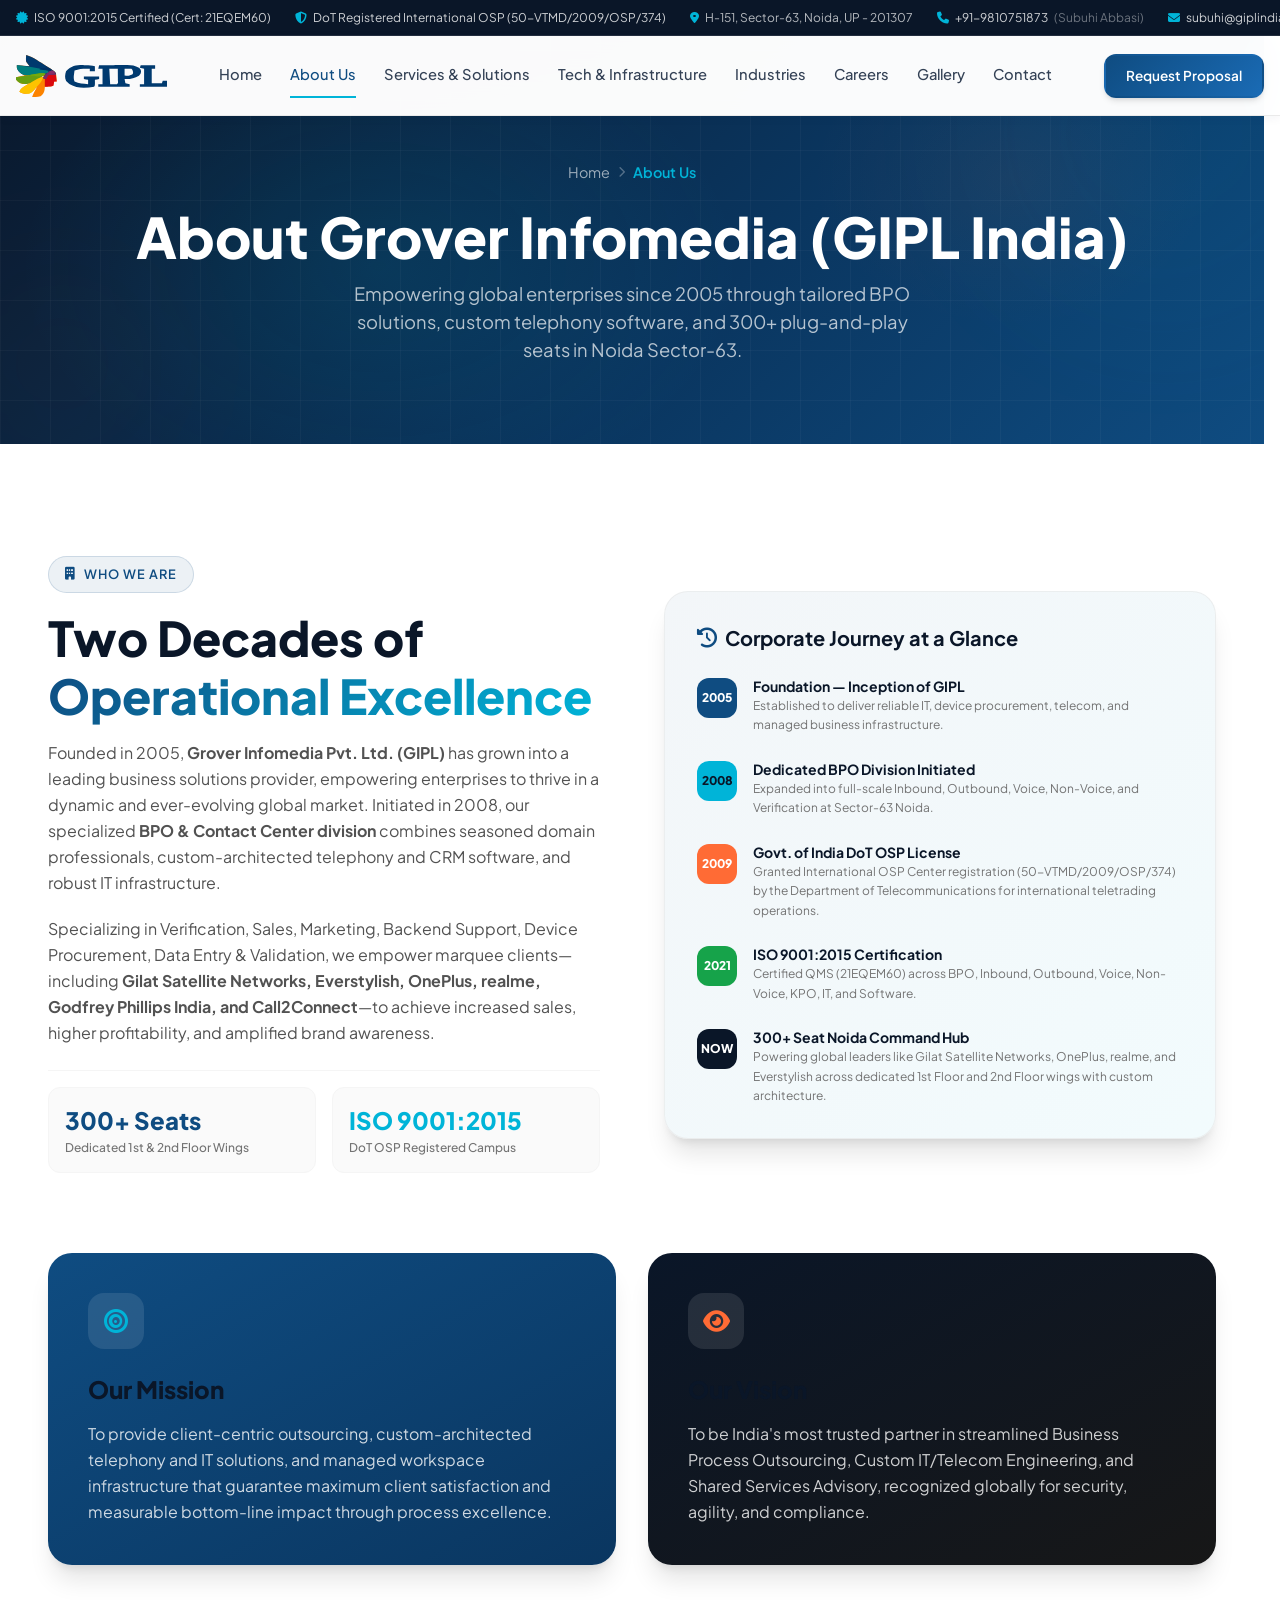
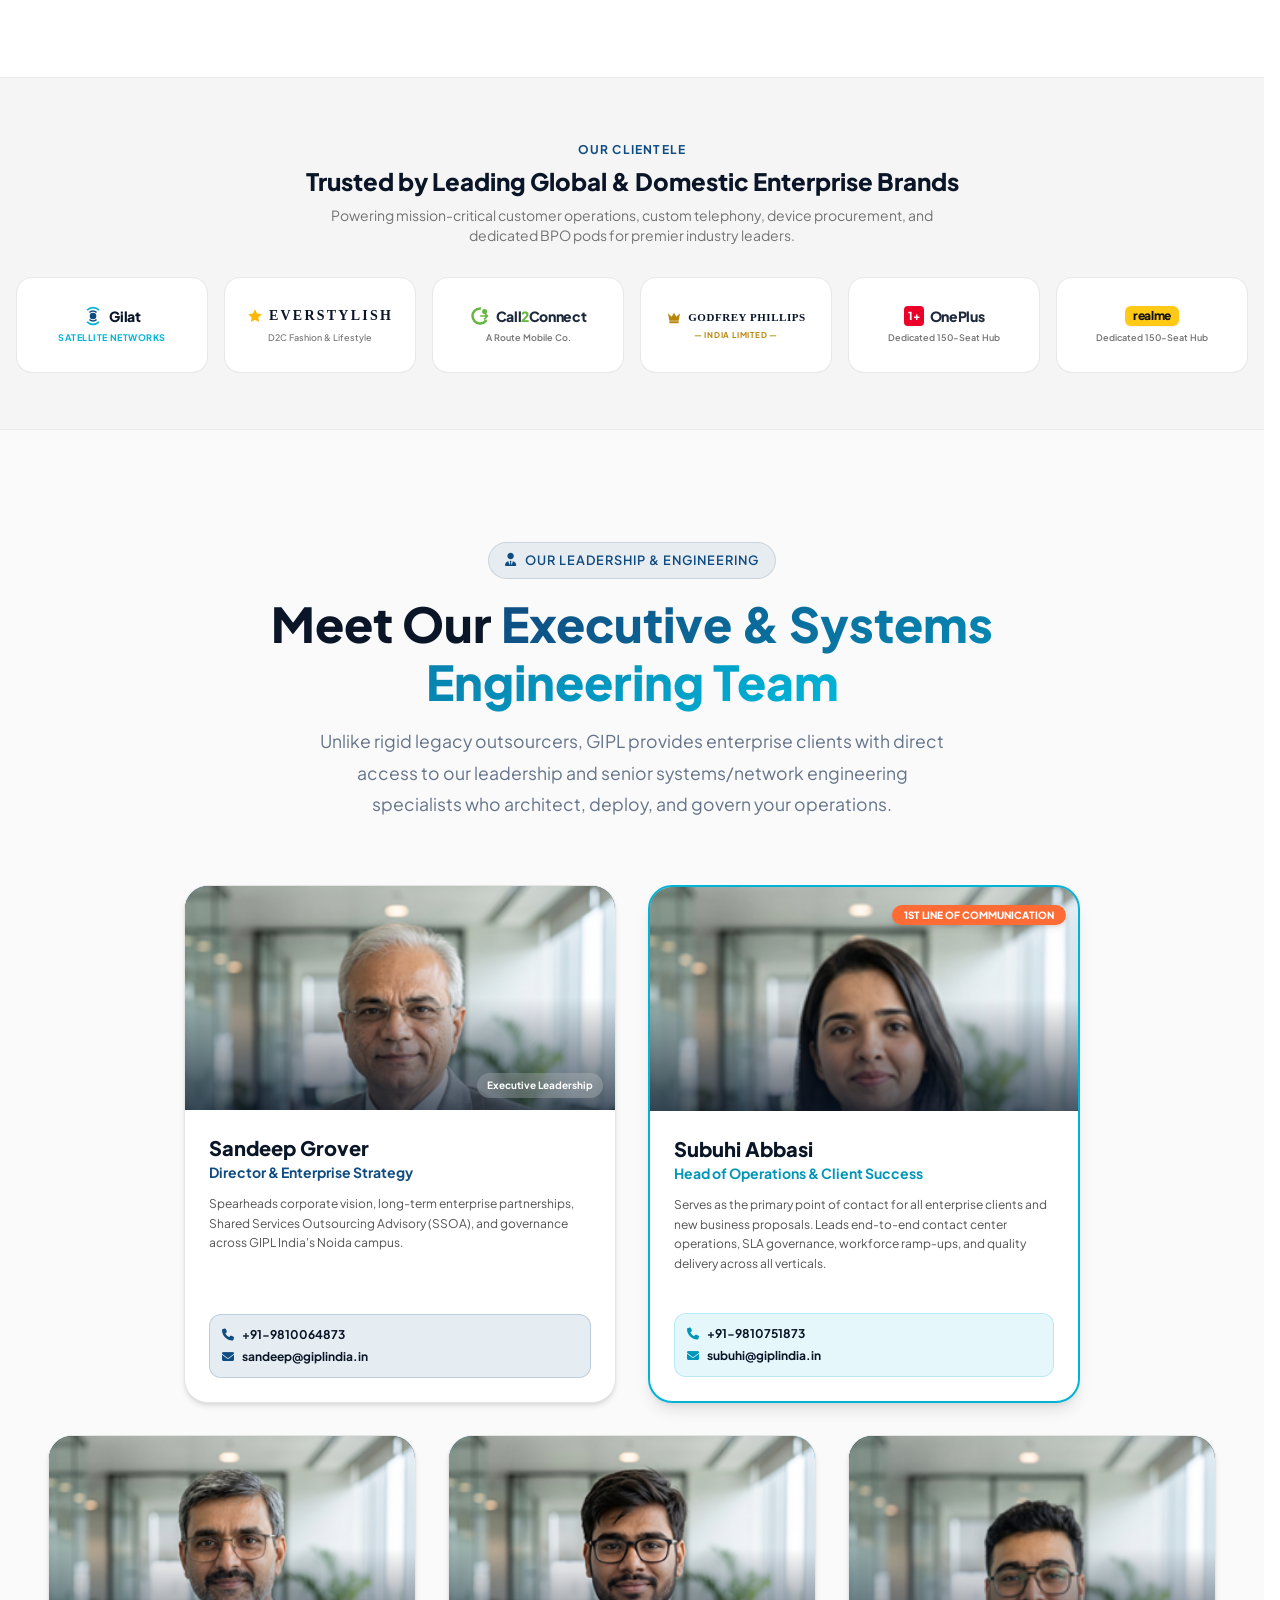
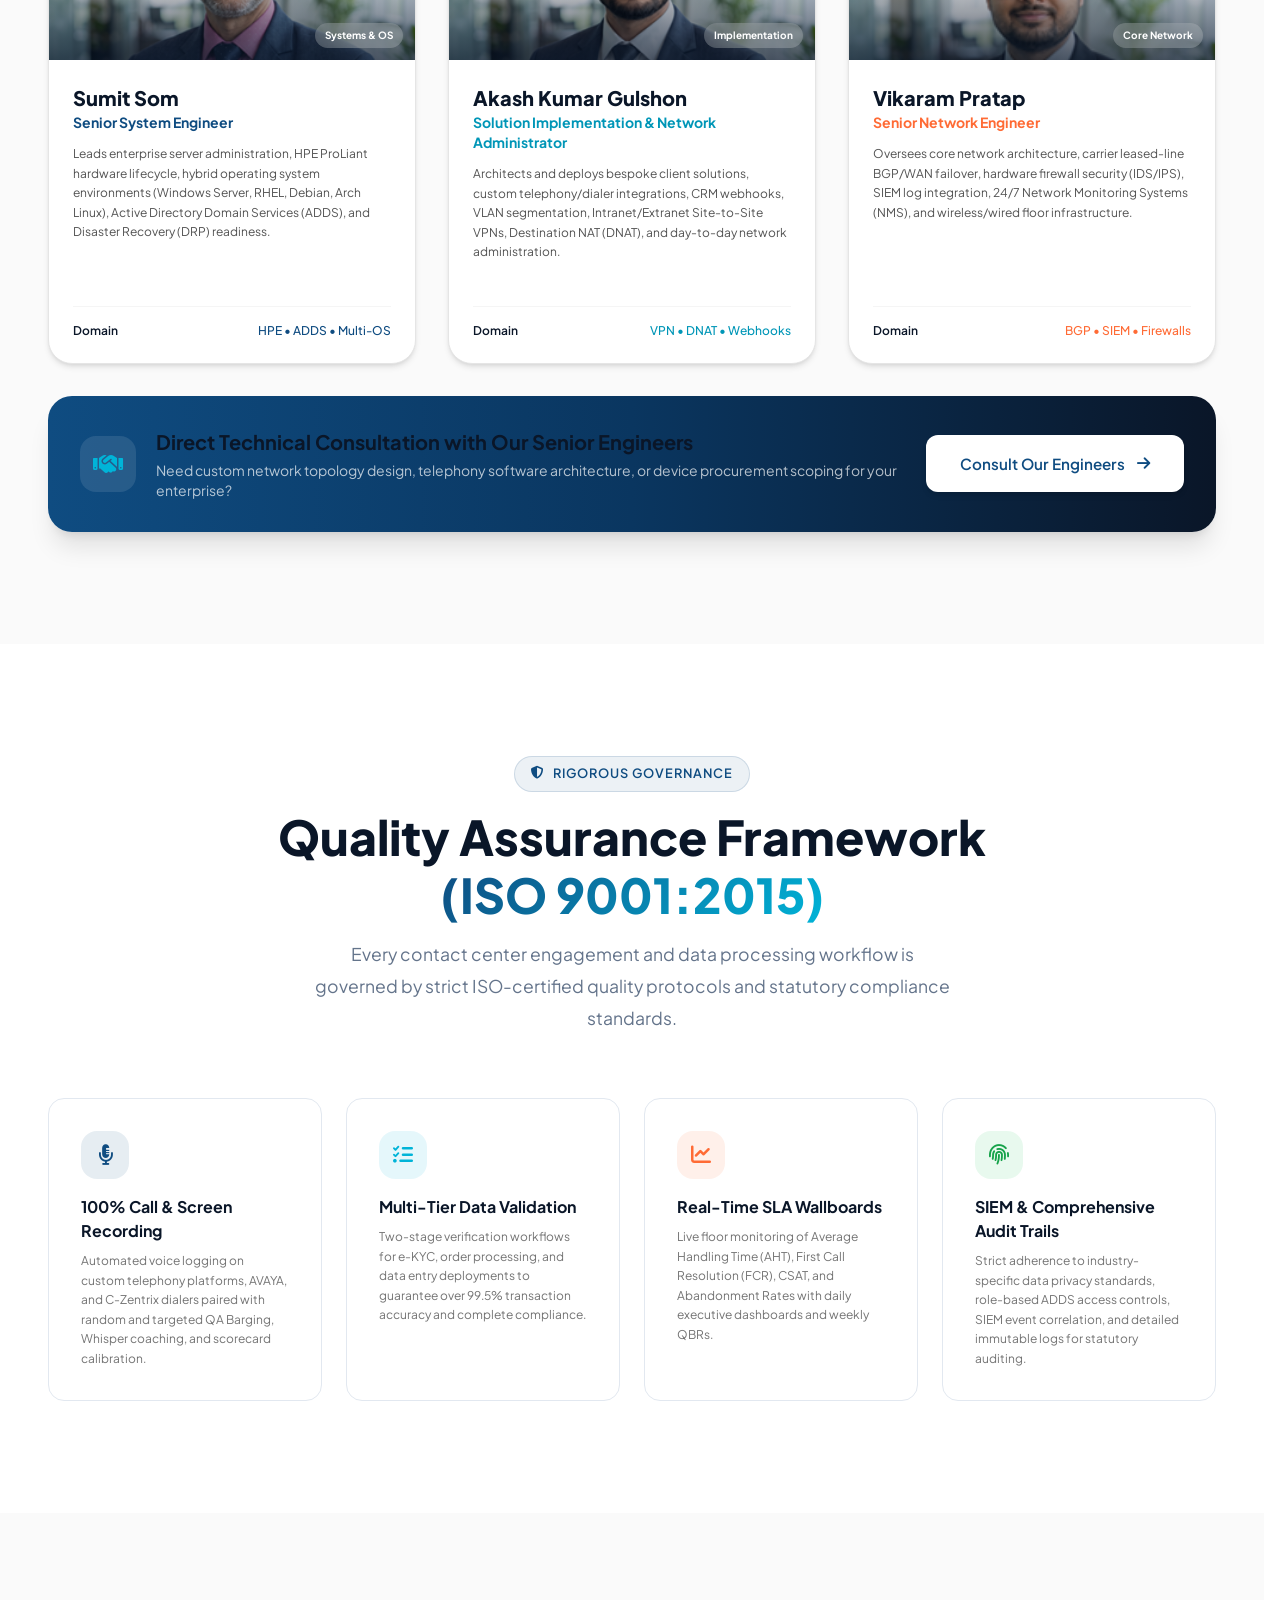
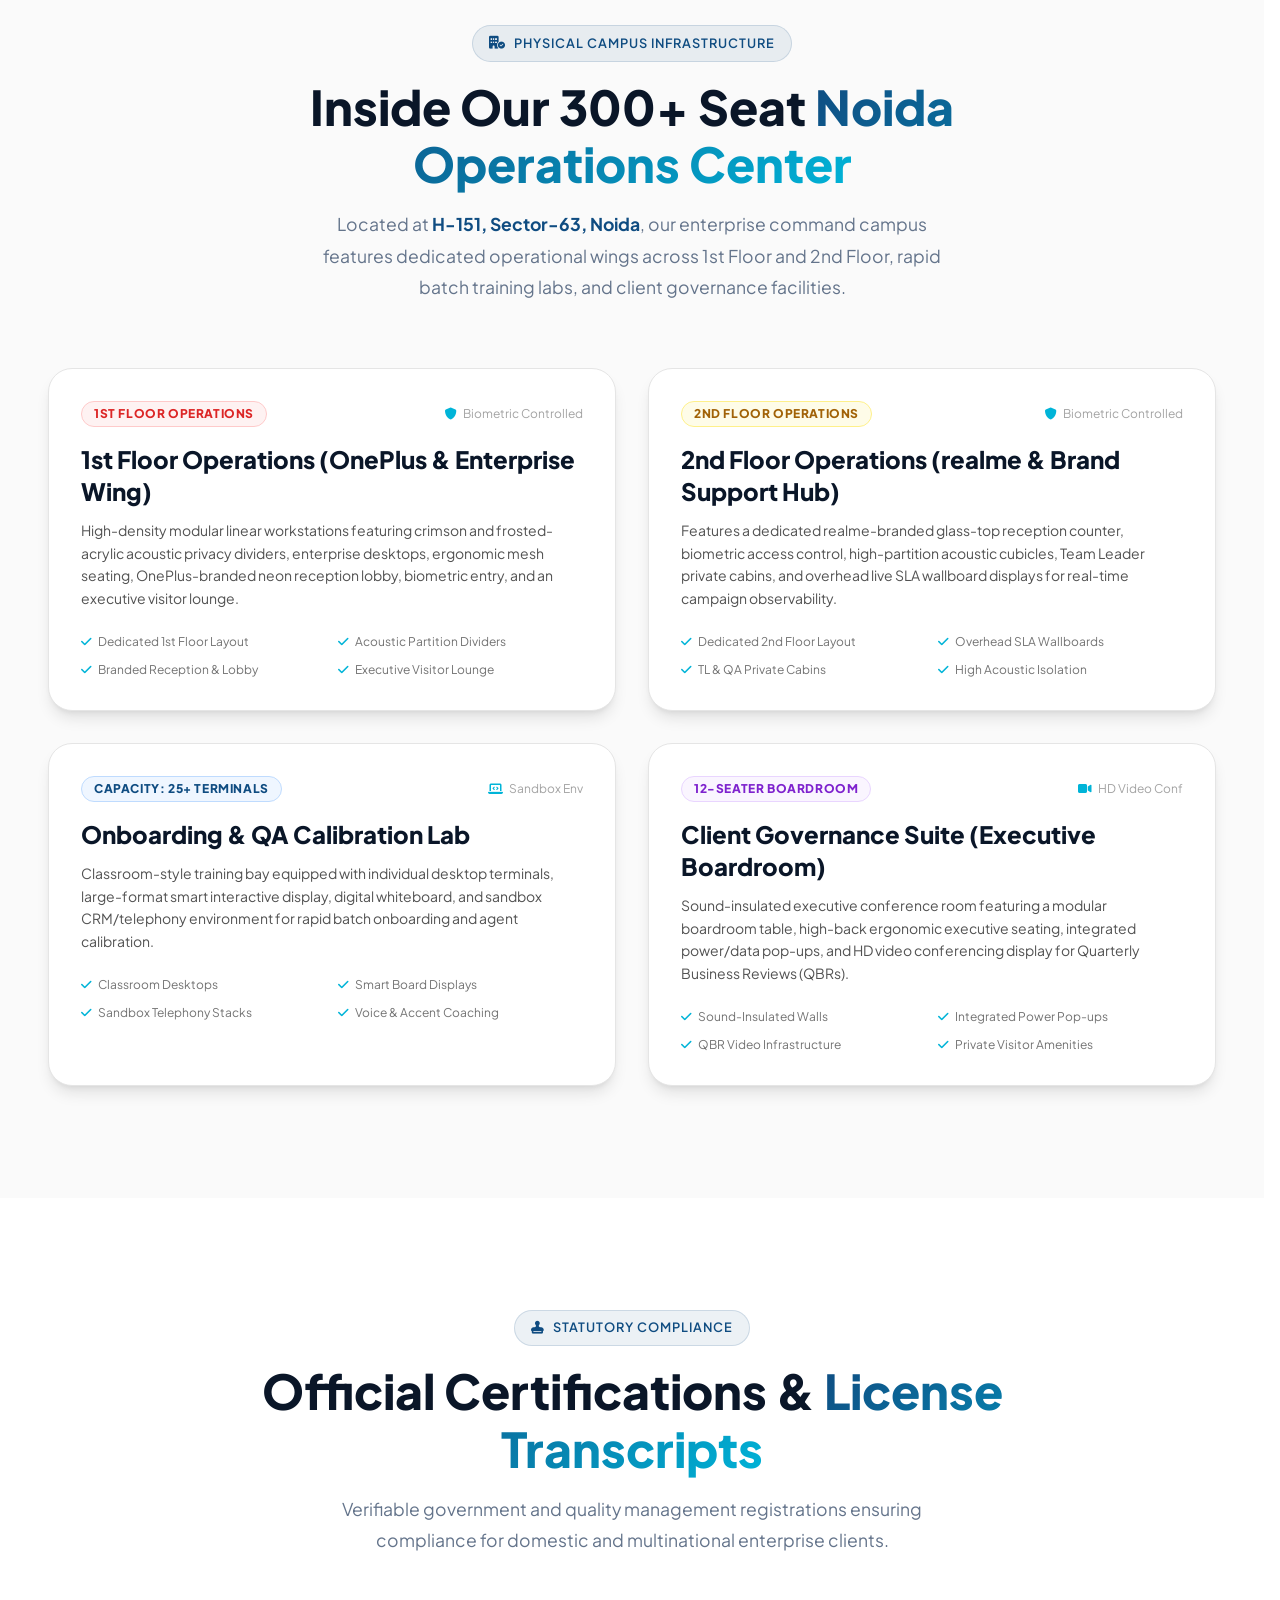
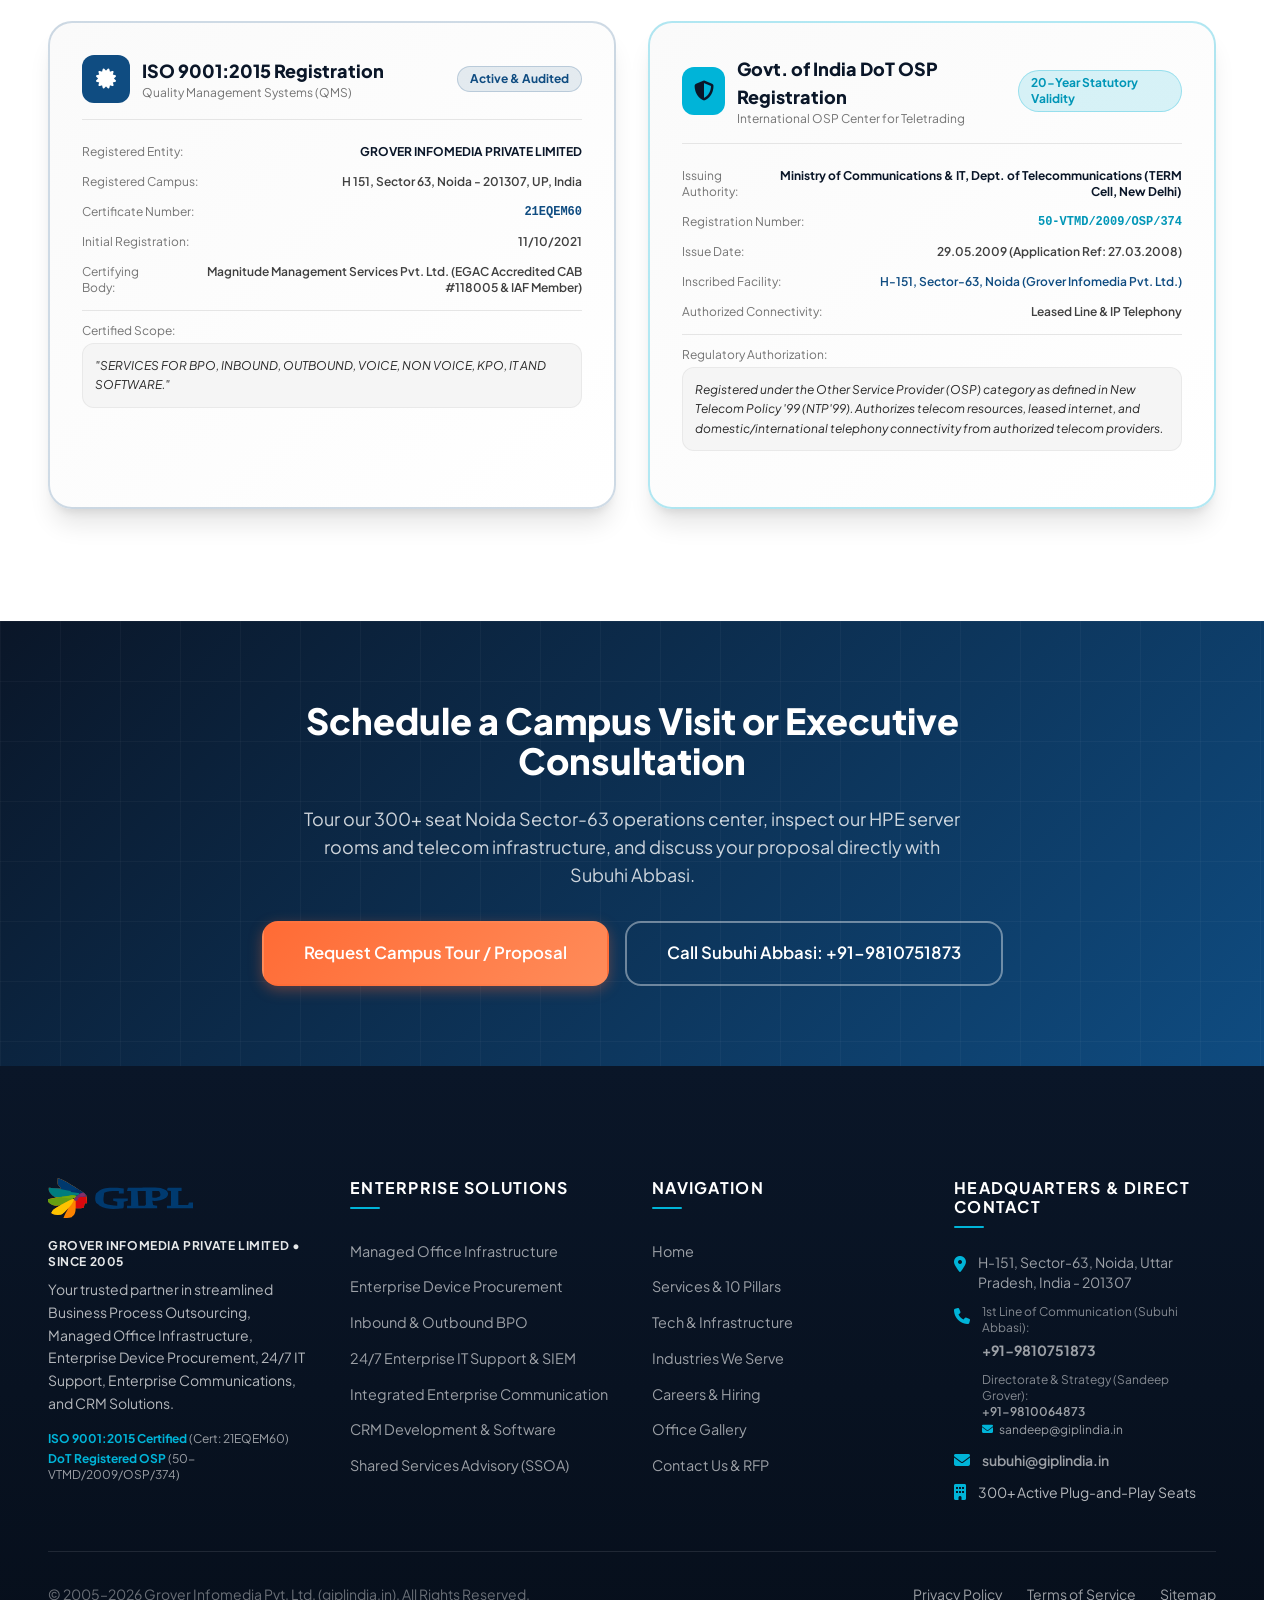
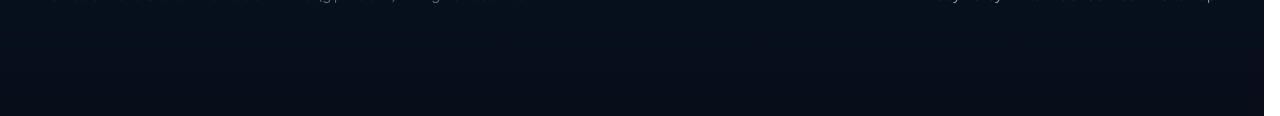
<file: about.html>
<!DOCTYPE html>
<html lang="en">

<head>
  <meta charset="UTF-8">
  <meta name="viewport" content="width=device-width, initial-scale=1.0">
  <title>About Us, Leadership Team & Certifications | Grover Infomedia Pvt. Ltd. (GIPL India)</title>
  <meta name="description"
    content="Learn about Grover Infomedia Pvt. Ltd. (GIPL India) — empowering enterprises since 2005. Meet our leadership and engineering team, explore our 300+ seat Noida facility, ISO 9001:2015 certification, and DoT OSP license.">
  <meta name="keywords"
    content="About GIPL India, Grover Infomedia leadership team, Subuhi Abbasi, Sandeep Grover, BPO Noida Sector 63, ISO 9001:2015 BPO, DoT OSP registered call center, Gilat Satellite Networks Partner, OnePlus BPO Noida, realme BPO hub">
  <meta name="author" content="Grover Infomedia Pvt. Ltd. (GIPL India)">

  <!-- Open Graph -->
  <meta property="og:type" content="website">
  <meta property="og:url" content="https://www.giplindia.in/about.html">
  <meta property="og:title" content="About Us & Leadership Team | Grover Infomedia Pvt. Ltd. (GIPL India)">
  <meta property="og:description"
    content="Empowering enterprises since 2005. Meet our executive leadership and systems/network engineering team governing our 300+ seat Noida facility.">
  <meta property="og:site_name" content="GIPL India">
  <meta property="og:image" content="https://www.giplindia.in/asset/logo.svg">

  <!-- Twitter Card -->
  <meta name="twitter:card" content="summary_large_image">
  <meta name="twitter:title" content="About GIPL India | 20+ Years BPO & IT Excellence in Noida">
  <meta name="twitter:description"
    content="ISO 9001:2015 certified and DoT OSP registered provider of BPO, managed office infrastructure, custom telephony, and enterprise IT.">

  <!-- Canonical -->
  <link rel="canonical" href="https://www.giplindia.in/about.html">

  <!-- Favicon -->
  <link rel="icon" type="image/svg+xml" href="asset/favicon.svg">

  <!-- Google Fonts -->
  <link rel="preconnect" href="https://fonts.googleapis.com">
  <link rel="preconnect" href="https://fonts.gstatic.com" crossorigin>
  <link href="https://fonts.googleapis.com/css2?family=Plus+Jakarta+Sans:wght@300;400;500;600;700;800&display=swap"
    rel="stylesheet">

  <!-- Font Awesome -->
  <link rel="stylesheet" href="https://cdnjs.cloudflare.com/ajax/libs/font-awesome/6.5.1/css/all.min.css">

  <!-- Tailwind CSS -->
  <link rel="stylesheet" href="tailwind.min.css">

  <!-- Custom CSS -->
  <link rel="stylesheet" href="styles.css">
</head>

<body class="font-body page-inner">

  <!-- ==================== SITE HEADER ==================== -->
  <header id="site-header" class="site-header fixed top-0 left-0 right-0 z-50">
    <!-- Top Enterprise Utility Bar -->
    <div class="top-utility-bar bg-dark border-b border-white/10 text-white/80 text-xs py-2.5 hidden md:block">
      <div class="container-custom max-w-7xl mx-auto px-4 flex items-center justify-between">
        <div class="flex items-center gap-6">
          <span class="flex items-center gap-1.5 whitespace-nowrap"><i class="fas fa-certificate text-secondary"></i>
            ISO 9001:2015 Certified (Cert: 21EQEM60)</span>
          <span class="flex items-center gap-1.5 whitespace-nowrap"><i class="fas fa-shield-halved text-secondary"></i>
            DoT Registered International OSP (50-VTMD/2009/OSP/374)</span>
          <a href="https://maps.app.goo.gl/KAawsqjsAnJwsYy49" target="_blank" rel="noopener noreferrer"
            class="flex items-center gap-1.5 text-white/70 hover:text-white transition-colors whitespace-nowrap">
            <i class="fas fa-location-dot text-secondary"></i> H-151, Sector-63, Noida, UP - 201307
          </a>
        </div>
        <div class="flex items-center gap-6 ml-6 shrink-0">
          <a href="tel:+919810751873"
            class="hover:text-secondary flex items-center gap-1.5 transition-colors whitespace-nowrap">
            <i class="fas fa-phone text-secondary"></i> +91-9810751873 <span class="text-white/40">(Subuhi
              Abbasi)</span>
          </a>
          <a href="mailto:subuhi@giplindia.in"
            class="hover:text-secondary flex items-center gap-1.5 transition-colors whitespace-nowrap">
            <i class="fas fa-envelope text-secondary"></i> subuhi@giplindia.in
          </a>
        </div>
      </div>
    </div>

    <!-- Navigation -->
    <nav id="navbar" aria-label="Main navigation" class="transition-all duration-300">
      <div class="container-custom max-w-7xl mx-auto px-4 flex items-center justify-between h-20">
        <!-- Logo -->
        <a href="index.html" class="flex items-center gap-3 z-10 shrink-0" aria-label="GIPL India Home">
          <img src="asset/logo.svg" alt="GIPL India Logo"
            class="nav-logo-img logo-dark h-10 sm:h-11 w-auto object-contain shrink-0">
        </a>

        <!-- Desktop Links -->
        <div class="hidden lg:flex items-center gap-6 xl:gap-7">
          <a href="index.html"
            class="nav-link text-neutral-700 whitespace-nowrap border-b-2 border-transparent">Home</a>
          <a href="about.html"
            class="nav-link text-neutral-700 whitespace-nowrap active border-b-2 border-secondary font-bold text-primary">About
            Us</a>
          <a href="services.html"
            class="nav-link text-neutral-700 whitespace-nowrap border-b-2 border-transparent">Services & Solutions</a>
          <a href="infrastructure.html"
            class="nav-link text-neutral-700 whitespace-nowrap border-b-2 border-transparent">Tech & Infrastructure</a>
          <a href="industries.html"
            class="nav-link text-neutral-700 whitespace-nowrap border-b-2 border-transparent">Industries</a>
          <a href="careers.html"
            class="nav-link text-neutral-700 whitespace-nowrap border-b-2 border-transparent">Careers</a>
          <a href="gallery.html"
            class="nav-link text-neutral-700 whitespace-nowrap border-b-2 border-transparent">Gallery</a>
          <a href="contact.html"
            class="nav-link text-neutral-700 whitespace-nowrap border-b-2 border-transparent">Contact</a>
        </div>

        <!-- CTA + Hamburger -->
        <div class="flex items-center gap-4 z-10 shrink-0">
          <a href="contact.html"
            class="nav-cta hidden md:inline-flex btn btn-sm bg-primary text-white hover:bg-primary-dark rounded-lg shadow-md whitespace-nowrap">
            Request Proposal
          </a>
          <button id="menu-toggle" class="lg:hidden text-neutral-700 text-2xl focus:outline-none"
            aria-label="Open menu">
            <i class="fas fa-bars"></i>
          </button>
        </div>
      </div>
    </nav>
  </header>

  <!-- Mobile Menu -->
  <div id="mobile-menu">
    <div class="menu-overlay"></div>
    <div class="menu-panel">
      <div class="flex items-center justify-between mb-8">
        <a href="index.html" class="flex items-center gap-2">
          <img src="asset/logo.svg" alt="GIPL India" class="h-9 w-auto object-contain">
        </a>
        <button id="menu-close" class="text-neutral-500 text-2xl" aria-label="Close menu">
          <i class="fas fa-times"></i>
        </button>
      </div>
      <nav aria-label="Mobile navigation">
        <a href="index.html" class="mobile-nav-link">Home</a>
        <a href="about.html" class="mobile-nav-link active">About Us</a>
        <a href="services.html" class="mobile-nav-link">Services & Solutions</a>
        <a href="infrastructure.html" class="mobile-nav-link">Tech & Infrastructure</a>
        <a href="industries.html" class="mobile-nav-link">Industries</a>
        <a href="careers.html" class="mobile-nav-link">Careers</a>
        <a href="gallery.html" class="mobile-nav-link">Gallery</a>
        <a href="contact.html" class="mobile-nav-link">Contact</a>
      </nav>
      <div class="mt-8">
        <a href="contact.html" class="btn btn-primary w-full">Request Proposal</a>
      </div>
    </div>
  </div>

  <!-- ==================== PAGE HEADER ==================== -->
  <section class="page-header">
    <div class="hero-grid-bg"></div>
    <div class="hero-blob" style="width:400px;height:400px;background:rgba(0,180,216,0.12);top:-15%;right:-8%;"></div>
    <div class="hero-blob"
      style="width:250px;height:250px;background:rgba(255,107,53,0.08);bottom:-10%;left:-5%;animation-delay:3s;"></div>

    <div class="container-custom relative z-10 text-center">
      <div class="breadcrumb justify-center">
        <a href="index.html">Home</a>
        <i class="fas fa-chevron-right text-xs"></i>
        <span>About Us</span>
      </div>
      <h1 class="text-3xl sm:text-4xl md:text-5xl font-extrabold text-white mb-4">About Grover Infomedia (GIPL India)
      </h1>
      <p class="text-white/80 max-w-2xl mx-auto text-base sm:text-lg">
        Empowering global enterprises since 2005 through tailored BPO solutions, custom telephony software, and 300+
        plug-and-play seats in Noida Sector-63.
      </p>
    </div>
  </section>

  <!-- ==================== SECTION 4.2: COMPANY OVERVIEW, MISSION & VISION ==================== -->
  <section class="section-padding bg-white" id="overview">
    <div class="container-custom">
      <div class="grid lg:grid-cols-2 gap-16 items-center mb-20">
        <!-- Left: Text Overview -->
        <div class="animate-on-scroll">
          <span class="section-badge section-badge-primary">
            <i class="fas fa-building"></i>
            Who We Are
          </span>
          <h2 class="section-title">Two Decades of <span class="gradient-text">Operational Excellence</span></h2>
          <p class="text-neutral-600 leading-relaxed mb-5">
            Founded in 2005, <strong>Grover Infomedia Pvt. Ltd. (GIPL)</strong> has grown into a leading business
            solutions provider, empowering enterprises to thrive in a dynamic and ever-evolving global market. Initiated
            in 2008, our specialized <strong>BPO & Contact Center division</strong> combines seasoned domain
            professionals, custom-architected telephony and CRM software, and robust IT infrastructure.
          </p>
          <p class="text-neutral-600 leading-relaxed mb-6">
            Specializing in Verification, Sales, Marketing, Backend Support, Device Procurement, Data Entry &
            Validation, we empower marquee clients—including <strong>Gilat Satellite Networks, Everstylish, OnePlus, realme, Godfrey Phillips
              India, and Call2Connect</strong>—to achieve increased sales, higher profitability, and
            amplified brand awareness.
          </p>
          <div class="grid grid-cols-2 gap-4 pt-4 border-t border-neutral-100">
            <div class="p-4 rounded-xl bg-neutral-50 border border-neutral-100">
              <div class="text-2xl font-black text-primary">300+ Seats</div>
              <div class="text-xs text-neutral-500 font-medium mt-1">Dedicated 1st & 2nd Floor Wings</div>
            </div>
            <div class="p-4 rounded-xl bg-neutral-50 border border-neutral-100">
              <div class="text-2xl font-black text-secondary">ISO 9001:2015</div>
              <div class="text-xs text-neutral-500 font-medium mt-1">DoT OSP Registered Campus</div>
            </div>
          </div>
        </div>

        <!-- Right: Key Milestones Quick View -->
        <div class="animate-on-scroll animate-delay-200">
          <div
            class="bg-gradient-to-br from-primary/5 to-secondary/5 rounded-3xl p-8 border border-neutral-200/60 shadow-xl relative overflow-hidden">
            <h3 class="text-xl font-bold text-dark mb-6 flex items-center gap-2">
              <i class="fas fa-clock-rotate-left text-primary"></i>
              Corporate Journey at a Glance
            </h3>
            <div class="space-y-6">
              <div class="flex items-start gap-4">
                <div
                  class="w-10 h-10 rounded-xl bg-primary text-white font-black text-xs flex items-center justify-center flex-shrink-0 mt-0.5">
                  2005</div>
                <div>
                  <h4 class="font-bold text-dark text-sm">Foundation — Inception of GIPL</h4>
                  <p class="text-xs text-neutral-500 leading-relaxed">Established to deliver reliable IT, device
                    procurement, telecom, and managed business infrastructure.</p>
                </div>
              </div>

              <div class="flex items-start gap-4">
                <div
                  class="w-10 h-10 rounded-xl bg-secondary text-dark font-black text-xs flex items-center justify-center flex-shrink-0 mt-0.5">
                  2008</div>
                <div>
                  <h4 class="font-bold text-dark text-sm">Dedicated BPO Division Initiated</h4>
                  <p class="text-xs text-neutral-500 leading-relaxed">Expanded into full-scale Inbound, Outbound, Voice,
                    Non-Voice, and Verification at Sector-63 Noida.</p>
                </div>
              </div>

              <div class="flex items-start gap-4">
                <div
                  class="w-10 h-10 rounded-xl bg-accent text-white font-black text-xs flex items-center justify-center flex-shrink-0 mt-0.5">
                  2009</div>
                <div>
                  <h4 class="font-bold text-dark text-sm">Govt. of India DoT OSP License</h4>
                  <p class="text-xs text-neutral-500 leading-relaxed">Granted International OSP Center registration
                    (50-VTMD/2009/OSP/374) by the Department of Telecommunications for international teletrading operations.</p>
                </div>
              </div>

              <div class="flex items-start gap-4">
                <div
                  class="w-10 h-10 rounded-xl bg-green-600 text-white font-black text-xs flex items-center justify-center flex-shrink-0 mt-0.5">
                  2021</div>
                <div>
                  <h4 class="font-bold text-dark text-sm">ISO 9001:2015 Certification</h4>
                  <p class="text-xs text-neutral-500 leading-relaxed">Certified QMS (21EQEM60) across BPO, Inbound,
                    Outbound, Voice, Non-Voice, KPO, IT, and Software.</p>
                </div>
              </div>

              <div class="flex items-start gap-4">
                <div
                  class="w-10 h-10 rounded-xl bg-dark text-white font-black text-xs flex items-center justify-center flex-shrink-0 mt-0.5">
                  NOW</div>
                <div>
                  <h4 class="font-bold text-dark text-sm">300+ Seat Noida Command Hub</h4>
                  <p class="text-xs text-neutral-500 leading-relaxed">Powering global leaders like Gilat Satellite Networks, OnePlus, realme, and
                    Everstylish across dedicated 1st Floor and 2nd Floor wings with custom architecture.</p>
                </div>
              </div>
            </div>
          </div>
        </div>
      </div>

      <!-- Mission & Vision Cards -->
      <div class="grid md:grid-cols-2 gap-8">
        <div
          class="bg-gradient-to-br from-primary to-primary-dark rounded-3xl p-8 sm:p-10 text-white shadow-xl relative overflow-hidden animate-on-scroll">
          <div class="w-14 h-14 rounded-2xl bg-white/10 flex items-center justify-center mb-6 text-secondary text-2xl">
            <i class="fas fa-bullseye"></i>
          </div>
          <h3 class="text-2xl font-extrabold mb-4">Our Mission</h3>
          <p class="text-white/80 leading-relaxed text-base">
            To provide client-centric outsourcing, custom-architected telephony and IT solutions, and managed workspace
            infrastructure that guarantee maximum client satisfaction and measurable bottom-line impact through process
            excellence.
          </p>
        </div>

        <div
          class="bg-gradient-to-br from-dark to-neutral-900 rounded-3xl p-8 sm:p-10 text-white shadow-xl relative overflow-hidden animate-on-scroll animate-delay-100">
          <div class="w-14 h-14 rounded-2xl bg-white/10 flex items-center justify-center mb-6 text-accent text-2xl">
            <i class="fas fa-eye"></i>
          </div>
          <h3 class="text-2xl font-extrabold mb-4">Our Vision</h3>
          <p class="text-white/80 leading-relaxed text-base">
            To be India's most trusted partner in streamlined Business Process Outsourcing, Custom IT/Telecom
            Engineering, and Shared Services Advisory, recognized globally for security, agility, and compliance.
          </p>
        </div>
      </div>
    </div>
  </section>

  <!-- ==================== MARQUEE CLIENTELE SHOWCASE ==================== -->
  <section class="py-14 bg-neutral-100 border-y border-neutral-200/80" id="clientele">
    <div class="container-custom">
      <div class="text-center mb-8">
        <span class="text-xs font-bold uppercase tracking-widest text-primary">OUR CLIENTELE</span>
        <h2 class="text-xl sm:text-2xl font-extrabold text-dark mt-1">Trusted by Leading Global & Domestic Enterprise
          Brands</h2>
        <p class="text-xs sm:text-sm text-neutral-500 max-w-2xl mx-auto mt-2">
          Powering mission-critical customer operations, custom telephony, device procurement, and dedicated BPO pods
          for premier industry leaders.
        </p>
      </div>

      <!-- 6 Marquee Client Vector Cards Grid -->
      <div class="grid grid-cols-2 sm:grid-cols-3 lg:grid-cols-6 gap-4">

        <!-- 1. Gilat Satellite Networks -->
        <div
          class="h-24 px-4 py-3 bg-white rounded-2xl border border-neutral-200/90 hover:border-primary/50 hover:shadow-lg hover:-translate-y-1 transition-all duration-300 flex flex-col items-center justify-center text-center group"
          title="Gilat Satellite Networks" aria-label="Gilat Satellite Networks">
          <div class="flex items-center gap-1.5 mb-1">
            <svg class="w-5 h-5 text-[#0F4C81] group-hover:text-[#00B4D8] transition-colors shrink-0"
              viewBox="0 0 24 24" fill="none" stroke="currentColor" stroke-width="2" aria-hidden="true">
              <circle cx="12" cy="12" r="3" fill="#0F4C81" />
              <path d="M4.93 4.93a10 10 0 0 1 14.14 0" stroke="#00B4D8" />
              <path d="M7.76 7.76a6 6 0 0 1 8.48 0" stroke="#0F4C81" />
              <path d="M19.07 19.07a10 10 0 0 1-14.14 0" stroke="#00B4D8" />
              <path d="M16.24 16.24a6 6 0 0 1-8.48 0" stroke="#0F4C81" />
            </svg>
            <span class="font-extrabold text-sm tracking-tight text-[#0A1628]">Gilat</span>
          </div>
          <span class="text-[9px] font-bold uppercase tracking-wider text-[#00B4D8]">Satellite Networks</span>
        </div>

        <!-- 2. Everstylish -->
        <div
          class="h-24 px-4 py-3 bg-white rounded-2xl border border-neutral-200/90 hover:border-primary/50 hover:shadow-lg hover:-translate-y-1 transition-all duration-300 flex flex-col items-center justify-center text-center group">
          <div class="flex items-center gap-1.5 mb-1">
            <svg class="w-4 h-4 text-[#FFB703] fill-current shrink-0" viewBox="0 0 24 24">
              <path
                d="M12 2L15.09 8.26L22 9.27L17 14.14L18.18 21.02L12 17.77L5.82 21.02L7 14.14L2 9.27L8.91 8.26L12 2Z" />
            </svg>
            <span class="font-serif font-black text-xs sm:text-sm tracking-[0.16em] text-[#0A1628]">EVERSTYLISH</span>
          </div>
          <span class="text-[9px] font-medium text-neutral-500">D2C Fashion & Lifestyle</span>
        </div>

        <!-- 3. Call2Connect (Route Mobile) -->
        <div
          class="h-24 px-4 py-3 bg-white rounded-2xl border border-neutral-200/90 hover:border-primary/50 hover:shadow-lg hover:-translate-y-1 transition-all duration-300 flex flex-col items-center justify-center text-center group">
          <div class="flex items-center gap-1.5 mb-1">
            <svg class="w-5 h-5 shrink-0" viewBox="0 0 24 24" fill="none">
              <path d="M12 3C7.03 3 3 7.03 3 12C3 16.97 7.03 21 12 21C14.83 21 17.36 19.69 19 17.65" stroke="#65B741"
                stroke-width="3" stroke-linecap="round" />
              <circle cx="17.5" cy="6.5" r="3" fill="#65B741" />
              <path d="M13 12H21M21 12L17.5 8.5M21 12L17.5 15.5" stroke="#65B741" stroke-width="2"
                stroke-linecap="round" stroke-linejoin="round" />
            </svg>
            <span class="font-extrabold text-xs sm:text-sm tracking-tight text-[#1E293B]">Call<span
                class="text-[#65B741]">2</span>Connect</span>
          </div>
          <span class="text-[9px] font-semibold text-neutral-500">A Route Mobile Co.</span>
        </div>

        <!-- 4. Godfrey Phillips India (GPI) -->
        <div
          class="h-24 px-4 py-3 bg-white rounded-2xl border border-neutral-200/90 hover:border-primary/50 hover:shadow-lg hover:-translate-y-1 transition-all duration-300 flex flex-col items-center justify-center text-center group">
          <div class="flex items-center gap-1.5 mb-0.5">
            <svg class="w-4 h-4 text-[#B8860B] fill-current shrink-0" viewBox="0 0 24 24">
              <path
                d="M5 16L3 5L8.5 10L12 4L15.5 10L21 5L19 16H5M19 19C19 19.6 18.6 20 18 20H6C5.4 20 5 19.6 5 19V17H19V19Z" />
            </svg>
            <span class="font-serif font-extrabold text-[11px] tracking-wider text-[#0A1628]">GODFREY PHILLIPS</span>
          </div>
          <span class="text-[8px] font-bold uppercase tracking-widest text-[#B8860B]">— INDIA LIMITED —</span>
        </div>

        <!-- 5. OnePlus -->
        <div
          class="h-24 px-4 py-3 bg-white rounded-2xl border border-neutral-200/90 hover:border-primary/50 hover:shadow-lg hover:-translate-y-1 transition-all duration-300 flex flex-col items-center justify-center text-center group">
          <div class="flex items-center gap-1.5 mb-1">
            <div
              class="w-5 h-5 bg-[#EB0029] rounded flex items-center justify-center text-white text-[11px] font-black leading-none shadow-sm shrink-0">
              1+
            </div>
            <span class="font-extrabold text-sm tracking-tight text-[#1E293B]">OnePlus</span>
          </div>
          <span class="text-[9px] font-semibold text-neutral-500">Dedicated 150-Seat Hub</span>
        </div>

        <!-- 6. realme -->
        <div
          class="h-24 px-4 py-3 bg-white rounded-2xl border border-neutral-200/90 hover:border-primary/50 hover:shadow-lg hover:-translate-y-1 transition-all duration-300 flex flex-col items-center justify-center text-center group">
          <div class="flex items-center gap-1.5 mb-1">
            <div
              class="bg-[#FFC915] text-[#111] px-2 py-0.5 rounded-md font-black text-xs lowercase tracking-tight shadow-sm">
              realme
            </div>
          </div>
          <span class="text-[9px] font-semibold text-neutral-500">Dedicated 150-Seat Hub</span>
        </div>

      </div>
    </div>
  </section>

  <!-- ==================== SECTION 4.4: LEADERSHIP & CORE ENGINEERING TEAM ==================== -->
  <section class="section-padding bg-neutral-50" id="team">
    <div class="container-custom">
      <div class="text-center mb-16 animate-on-scroll max-w-3xl mx-auto">
        <span class="section-badge section-badge-primary">
          <i class="fas fa-user-tie"></i>
          Our Leadership & Engineering
        </span>
        <h2 class="section-title">Meet Our <span class="gradient-text">Executive & Systems Engineering Team</span></h2>
        <p class="section-subtitle mx-auto">
          Unlike rigid legacy outsourcers, GIPL provides enterprise clients with direct access to our leadership and
          senior systems/network engineering specialists who architect, deploy, and govern your operations.
        </p>
      </div>

      <!-- Top Row: 2 Executive Leaders Centered -->
      <div class="max-w-4xl mx-auto grid sm:grid-cols-2 gap-8 mb-8">

        <!-- Member 1: Sandeep Grover -->
        <div
          class="bg-white rounded-3xl border border-neutral-200 shadow-md hover:shadow-xl transition-all duration-300 overflow-hidden hover:-translate-y-2 animate-on-scroll flex flex-col justify-between h-full">
          <div>
            <div class="h-56 bg-gradient-to-br from-primary to-dark relative overflow-hidden group">
              <img src="asset/team-sandeep-grover.png" alt="Sandeep Grover — Director & Enterprise Strategy"
                class="w-full h-full object-cover object-top transition-transform duration-500 group-hover:scale-105"
                loading="lazy">
              <div class="absolute inset-0 bg-gradient-to-t from-dark/70 via-transparent to-transparent"></div>
              <span
                class="absolute bottom-3 right-3 text-[10px] font-bold px-2.5 py-1 rounded-full bg-white/20 text-white backdrop-blur-md">
                Executive Leadership
              </span>
            </div>
            <div class="p-6">
              <h3 class="font-extrabold text-dark text-xl">Sandeep Grover</h3>
              <p class="text-primary font-bold text-sm mb-3">Director & Enterprise Strategy</p>
              <p class="text-neutral-600 text-xs leading-relaxed mb-5">
                Spearheads corporate vision, long-term enterprise partnerships, Shared Services Outsourcing Advisory
                (SSOA), and governance across GIPL India's Noida campus.
              </p>
            </div>
          </div>
          <div class="px-6 pb-6">
            <div class="p-3 rounded-xl bg-primary/10 border border-primary/20 space-y-1.5 text-xs">
              <div class="flex items-center gap-2">
                <i class="fas fa-phone text-primary"></i>
                <a href="tel:+919810064873" class="font-bold text-dark hover:text-primary">+91-9810064873</a>
              </div>
              <div class="flex items-center gap-2">
                <i class="fas fa-envelope text-primary"></i>
                <a href="mailto:sandeep@giplindia.in"
                  class="font-bold text-dark hover:text-primary">sandeep@giplindia.in</a>
              </div>
            </div>
          </div>
        </div>

        <!-- Member 2: Subuhi Abbasi (Primary Point of Contact) -->
        <div
          class="bg-white rounded-3xl border-2 border-secondary shadow-lg hover:shadow-2xl transition-all duration-300 overflow-hidden hover:-translate-y-2 animate-on-scroll relative flex flex-col justify-between h-full">
          <div class="absolute top-3 right-3 z-20">
            <span class="bg-accent text-white font-extrabold text-[10px] uppercase px-3 py-1 rounded-full shadow-md">
              1st Line of Communication
            </span>
          </div>
          <div>
            <div class="h-56 bg-gradient-to-br from-secondary to-primary relative overflow-hidden group">
              <img src="asset/team-subuhi-abbasi.png" alt="Subuhi Abbasi — Head of Operations & Client Success"
                class="w-full h-full object-cover object-top transition-transform duration-500 group-hover:scale-105"
                loading="lazy">
              <div class="absolute inset-0 bg-gradient-to-t from-dark/70 via-transparent to-transparent"></div>
            </div>
            <div class="p-6">
              <h3 class="font-extrabold text-dark text-xl">Subuhi Abbasi</h3>
              <p class="text-secondary-dark font-bold text-sm mb-3">Head of Operations & Client Success</p>
              <p class="text-neutral-600 text-xs leading-relaxed mb-4">
                Serves as the primary point of contact for all enterprise clients and new business proposals. Leads
                end-to-end contact center operations, SLA governance, workforce ramp-ups, and quality delivery across
                all verticals.
              </p>
            </div>
          </div>
          <div class="px-6 pb-6">
            <div class="p-3 rounded-xl bg-secondary/10 border border-secondary/20 space-y-1.5 text-xs">
              <div class="flex items-center gap-2">
                <i class="fas fa-phone text-secondary-dark"></i>
                <a href="tel:+919810751873" class="font-bold text-dark hover:text-secondary-dark">+91-9810751873</a>
              </div>
              <div class="flex items-center gap-2">
                <i class="fas fa-envelope text-secondary-dark"></i>
                <a href="mailto:subuhi@giplindia.in"
                  class="font-bold text-dark hover:text-secondary-dark">subuhi@giplindia.in</a>
              </div>
            </div>
          </div>
        </div>

      </div>

      <!-- Bottom Row: 3 Senior Systems & Network Engineers -->
      <div class="grid sm:grid-cols-2 lg:grid-cols-3 gap-8 mb-8">

        <!-- Member 3: Sumit Som -->
        <div
          class="bg-white rounded-3xl border border-neutral-200 shadow-md hover:shadow-xl transition-all duration-300 overflow-hidden hover:-translate-y-2 animate-on-scroll animate-delay-100 flex flex-col justify-between h-full">
          <div>
            <div class="h-56 bg-gradient-to-br from-dark to-primary relative overflow-hidden group">
              <img src="asset/team-sumit-som.png" alt="Sumit Som — Senior System Engineer"
                class="w-full h-full object-cover object-top transition-transform duration-500 group-hover:scale-105"
                loading="lazy">
              <div class="absolute inset-0 bg-gradient-to-t from-dark/70 via-transparent to-transparent"></div>
              <span
                class="absolute bottom-3 right-3 text-[10px] font-bold px-2.5 py-1 rounded-full bg-white/20 text-white backdrop-blur-md">
                Systems & OS
              </span>
            </div>
            <div class="p-6">
              <h3 class="font-extrabold text-dark text-xl">Sumit Som</h3>
              <p class="text-primary font-bold text-sm mb-3">Senior System Engineer</p>
              <p class="text-neutral-600 text-xs leading-relaxed mb-5">
                Leads enterprise server administration, HPE ProLiant hardware lifecycle, hybrid operating system
                environments (Windows Server, RHEL, Debian, Arch Linux), Active Directory Domain Services (ADDS), and
                Disaster Recovery (DRP) readiness.
              </p>
            </div>
          </div>
          <div class="px-6 pb-6">
            <div class="pt-4 border-t border-neutral-100 flex items-center justify-between text-xs text-neutral-500">
              <span class="font-semibold text-dark">Domain</span>
              <span class="text-primary font-medium">HPE • ADDS • Multi-OS</span>
            </div>
          </div>
        </div>

        <!-- Member 4: Akash Kumar Gulshon -->
        <div
          class="bg-white rounded-3xl border border-neutral-200 shadow-md hover:shadow-xl transition-all duration-300 overflow-hidden hover:-translate-y-2 animate-on-scroll animate-delay-200 flex flex-col justify-between h-full">
          <div>
            <div class="h-56 bg-gradient-to-br from-primary-light to-secondary relative overflow-hidden group">
              <img src="asset/team-akash-kumar-gulshon.png"
                alt="Akash Kumar Gulshon — Solution Implementation & Network Administrator"
                class="w-full h-full object-cover object-top transition-transform duration-500 group-hover:scale-105"
                loading="lazy">
              <div class="absolute inset-0 bg-gradient-to-t from-dark/70 via-transparent to-transparent"></div>
              <span
                class="absolute bottom-3 right-3 text-[10px] font-bold px-2.5 py-1 rounded-full bg-white/20 text-white backdrop-blur-md">
                Implementation
              </span>
            </div>
            <div class="p-6">
              <h3 class="font-extrabold text-dark text-xl">Akash Kumar Gulshon</h3>
              <p class="text-secondary-dark font-bold text-sm mb-3">Solution Implementation & Network Administrator</p>
              <p class="text-neutral-600 text-xs leading-relaxed mb-5">
                Architects and deploys bespoke client solutions, custom telephony/dialer integrations, CRM webhooks,
                VLAN segmentation, Intranet/Extranet Site-to-Site VPNs, Destination NAT (DNAT), and day-to-day network
                administration.
              </p>
            </div>
          </div>
          <div class="px-6 pb-6">
            <div class="pt-4 border-t border-neutral-100 flex items-center justify-between text-xs text-neutral-500">
              <span class="font-semibold text-dark">Domain</span>
              <span class="text-secondary-dark font-medium">VPN • DNAT • Webhooks</span>
            </div>
          </div>
        </div>

        <!-- Member 5: Vikaram Pratap -->
        <div
          class="bg-white rounded-3xl border border-neutral-200 shadow-md hover:shadow-xl transition-all duration-300 overflow-hidden hover:-translate-y-2 animate-on-scroll animate-delay-300 flex flex-col justify-between h-full">
          <div>
            <div class="h-56 bg-gradient-to-br from-dark to-neutral-800 relative overflow-hidden group">
              <img src="asset/team-vikaram-pratap.png" alt="Vikaram Pratap — Senior Network Engineer"
                class="w-full h-full object-cover object-top transition-transform duration-500 group-hover:scale-105"
                loading="lazy">
              <div class="absolute inset-0 bg-gradient-to-t from-dark/70 via-transparent to-transparent"></div>
              <span
                class="absolute bottom-3 right-3 text-[10px] font-bold px-2.5 py-1 rounded-full bg-white/20 text-white backdrop-blur-md">
                Core Network
              </span>
            </div>
            <div class="p-6">
              <h3 class="font-extrabold text-dark text-xl">Vikaram Pratap</h3>
              <p class="text-accent font-bold text-sm mb-3">Senior Network Engineer</p>
              <p class="text-neutral-600 text-xs leading-relaxed mb-5">
                Oversees core network architecture, carrier leased-line BGP/WAN failover, hardware firewall security
                (IDS/IPS), SIEM log integration, 24/7 Network Monitoring Systems (NMS), and wireless/wired floor
                infrastructure.
              </p>
            </div>
          </div>
          <div class="px-6 pb-6">
            <div class="pt-4 border-t border-neutral-100 flex items-center justify-between text-xs text-neutral-500">
              <span class="font-semibold text-dark">Domain</span>
              <span class="text-accent font-medium">BGP • SIEM • Firewalls</span>
            </div>
          </div>
        </div>

      </div>

      <!-- Full-Width Direct Technical Consultation Banner -->
      <div
        class="bg-gradient-to-r from-primary via-primary-dark to-dark rounded-3xl p-8 text-white flex flex-col md:flex-row items-center justify-between gap-6 shadow-xl animate-on-scroll">
        <div class="flex items-center gap-5">
          <div
            class="w-14 h-14 rounded-2xl bg-white/10 flex items-center justify-center text-secondary text-2xl shrink-0">
            <i class="fas fa-handshake"></i>
          </div>
          <div>
            <h3 class="text-xl font-bold mb-1">Direct Technical Consultation with Our Senior Engineers</h3>
            <p class="text-white/70 text-sm">Need custom network topology design, telephony software architecture, or
              device procurement scoping for your enterprise?</p>
          </div>
        </div>
        <a href="contact.html"
          class="btn bg-white text-primary hover:bg-neutral-100 font-bold px-8 py-3.5 shadow-md whitespace-nowrap shrink-0">
          Consult Our Engineers <i class="fas fa-arrow-right ml-1"></i>
        </a>
      </div>

    </div>
  </section>

  <!-- ==================== SECTION 4.5: QUALITY ASSURANCE FRAMEWORK (ISO 9001:2015) ==================== -->
  <section class="section-padding bg-white" id="qa-framework">
    <div class="container-custom">
      <div class="text-center mb-16 animate-on-scroll max-w-3xl mx-auto">
        <span class="section-badge section-badge-primary">
          <i class="fas fa-shield-halved"></i>
          Rigorous Governance
        </span>
        <h2 class="section-title">Quality Assurance Framework <span class="gradient-text">(ISO 9001:2015)</span></h2>
        <p class="section-subtitle mx-auto">
          Every contact center engagement and data processing workflow is governed by strict ISO-certified quality
          protocols and statutory compliance standards.
        </p>
      </div>

      <div class="grid sm:grid-cols-2 lg:grid-cols-4 gap-6">
        <div class="card p-6 border border-neutral-200 hover:border-primary/40 hover:shadow-xl transition-all">
          <div class="w-12 h-12 rounded-2xl bg-primary/10 flex items-center justify-center text-primary text-xl mb-4">
            <i class="fas fa-microphone-lines"></i>
          </div>
          <h3 class="font-bold text-dark text-base mb-2">100% Call & Screen Recording</h3>
          <p class="text-neutral-500 text-xs leading-relaxed">
            Automated voice logging on custom telephony platforms, AVAYA, and C-Zentrix dialers paired with random and
            targeted QA Barging, Whisper coaching, and scorecard calibration.
          </p>
        </div>

        <div class="card p-6 border border-neutral-200 hover:border-secondary/40 hover:shadow-xl transition-all">
          <div
            class="w-12 h-12 rounded-2xl bg-secondary/10 flex items-center justify-center text-secondary text-xl mb-4">
            <i class="fas fa-list-check"></i>
          </div>
          <h3 class="font-bold text-dark text-base mb-2">Multi-Tier Data Validation</h3>
          <p class="text-neutral-500 text-xs leading-relaxed">
            Two-stage verification workflows for e-KYC, order processing, and data entry deployments to guarantee over
            99.5% transaction accuracy and complete compliance.
          </p>
        </div>

        <div class="card p-6 border border-neutral-200 hover:border-accent/40 hover:shadow-xl transition-all">
          <div class="w-12 h-12 rounded-2xl bg-accent/10 flex items-center justify-center text-accent text-xl mb-4">
            <i class="fas fa-chart-line"></i>
          </div>
          <h3 class="font-bold text-dark text-base mb-2">Real-Time SLA Wallboards</h3>
          <p class="text-neutral-500 text-xs leading-relaxed">
            Live floor monitoring of Average Handling Time (AHT), First Call Resolution (FCR), CSAT, and Abandonment
            Rates with daily executive dashboards and weekly QBRs.
          </p>
        </div>

        <div class="card p-6 border border-neutral-200 hover:border-green-500/40 hover:shadow-xl transition-all">
          <div
            class="w-12 h-12 rounded-2xl bg-green-500/10 flex items-center justify-center text-green-600 text-xl mb-4">
            <i class="fas fa-fingerprint"></i>
          </div>
          <h3 class="font-bold text-dark text-base mb-2">SIEM & Comprehensive Audit Trails</h3>
          <p class="text-neutral-500 text-xs leading-relaxed">
            Strict adherence to industry-specific data privacy standards, role-based ADDS access controls, SIEM event
            correlation, and detailed immutable logs for statutory auditing.
          </p>
        </div>
      </div>
    </div>
  </section>

  <!-- ==================== SECTION 4.6: INSIDE OUR 300+ SEAT NOIDA OPERATIONS CENTER ==================== -->
  <section class="section-padding bg-neutral-50" id="campus-wings">
    <div class="container-custom">
      <div class="text-center mb-16 animate-on-scroll max-w-3xl mx-auto">
        <span class="section-badge section-badge-primary">
          <i class="fas fa-building-circle-check"></i>
          Physical Campus Infrastructure
        </span>
        <h2 class="section-title">Inside Our 300+ Seat <span class="gradient-text">Noida Operations Center</span></h2>
        <p class="section-subtitle mx-auto">
          Located at <a href="https://maps.app.goo.gl/KAawsqjsAnJwsYy49" target="_blank" rel="noopener noreferrer"
            class="text-primary font-bold hover:underline">H-151, Sector-63, Noida</a>, our enterprise command campus
          features dedicated operational wings across
          1st Floor and 2nd Floor, rapid batch training labs, and client governance facilities.
        </p>
      </div>

      <div class="grid md:grid-cols-2 gap-8">
        <!-- Wing A -->
        <div
          class="bg-white rounded-3xl p-8 border border-neutral-200 shadow-lg relative overflow-hidden animate-on-scroll">
          <div class="flex items-center justify-between mb-4">
            <span
              class="text-xs font-extrabold uppercase tracking-wider px-3 py-1 rounded-full bg-red-50 text-red-600 border border-red-200">
              1st Floor Operations
            </span>
            <span class="text-neutral-400 text-xs"><i class="fas fa-shield text-secondary mr-1"></i> Biometric
              Controlled</span>
          </div>
          <h3 class="text-2xl font-extrabold text-dark mb-3">1st Floor Operations (OnePlus & Enterprise Wing)</h3>
          <p class="text-neutral-600 text-sm leading-relaxed mb-6">
            High-density modular linear workstations featuring crimson and frosted-acrylic acoustic privacy dividers,
            enterprise desktops, ergonomic mesh seating, OnePlus-branded neon reception lobby, biometric entry, and an
            executive visitor lounge.
          </p>
          <div class="grid grid-cols-2 gap-3 text-xs text-neutral-500">
            <div><i class="fas fa-check text-secondary mr-1.5"></i>Dedicated 1st Floor Layout</div>
            <div><i class="fas fa-check text-secondary mr-1.5"></i>Acoustic Partition Dividers</div>
            <div><i class="fas fa-check text-secondary mr-1.5"></i>Branded Reception & Lobby</div>
            <div><i class="fas fa-check text-secondary mr-1.5"></i>Executive Visitor Lounge</div>
          </div>
        </div>

        <!-- Wing B -->
        <div
          class="bg-white rounded-3xl p-8 border border-neutral-200 shadow-lg relative overflow-hidden animate-on-scroll animate-delay-100">
          <div class="flex items-center justify-between mb-4">
            <span
              class="text-xs font-extrabold uppercase tracking-wider px-3 py-1 rounded-full bg-yellow-50 text-yellow-700 border border-yellow-200">
              2nd Floor Operations
            </span>
            <span class="text-neutral-400 text-xs"><i class="fas fa-shield text-secondary mr-1"></i> Biometric
              Controlled</span>
          </div>
          <h3 class="text-2xl font-extrabold text-dark mb-3">2nd Floor Operations (realme & Brand Support Hub)</h3>
          <p class="text-neutral-600 text-sm leading-relaxed mb-6">
            Features a dedicated realme-branded glass-top reception counter, biometric access control, high-partition
            acoustic cubicles, Team Leader private cabins, and overhead live SLA wallboard displays for real-time
            campaign observability.
          </p>
          <div class="grid grid-cols-2 gap-3 text-xs text-neutral-500">
            <div><i class="fas fa-check text-secondary mr-1.5"></i>Dedicated 2nd Floor Layout</div>
            <div><i class="fas fa-check text-secondary mr-1.5"></i>Overhead SLA Wallboards</div>
            <div><i class="fas fa-check text-secondary mr-1.5"></i>TL & QA Private Cabins</div>
            <div><i class="fas fa-check text-secondary mr-1.5"></i>High Acoustic Isolation</div>
          </div>
        </div>

        <!-- Training Lab -->
        <div
          class="bg-white rounded-3xl p-8 border border-neutral-200 shadow-lg relative overflow-hidden animate-on-scroll">
          <div class="flex items-center justify-between mb-4">
            <span
              class="text-xs font-extrabold uppercase tracking-wider px-3 py-1 rounded-full bg-blue-50 text-primary border border-blue-200">
              Capacity: 25+ Terminals
            </span>
            <span class="text-neutral-400 text-xs"><i class="fas fa-laptop-code text-secondary mr-1"></i> Sandbox
              Env</span>
          </div>
          <h3 class="text-2xl font-extrabold text-dark mb-3">Onboarding & QA Calibration Lab</h3>
          <p class="text-neutral-600 text-sm leading-relaxed mb-6">
            Classroom-style training bay equipped with individual desktop terminals, large-format smart interactive
            display, digital whiteboard, and sandbox CRM/telephony environment for rapid batch onboarding and agent
            calibration.
          </p>
          <div class="grid grid-cols-2 gap-3 text-xs text-neutral-500">
            <div><i class="fas fa-check text-secondary mr-1.5"></i>Classroom Desktops</div>
            <div><i class="fas fa-check text-secondary mr-1.5"></i>Smart Board Displays</div>
            <div><i class="fas fa-check text-secondary mr-1.5"></i>Sandbox Telephony Stacks</div>
            <div><i class="fas fa-check text-secondary mr-1.5"></i>Voice & Accent Coaching</div>
          </div>
        </div>

        <!-- Governance Suite -->
        <div
          class="bg-white rounded-3xl p-8 border border-neutral-200 shadow-lg relative overflow-hidden animate-on-scroll animate-delay-100">
          <div class="flex items-center justify-between mb-4">
            <span
              class="text-xs font-extrabold uppercase tracking-wider px-3 py-1 rounded-full bg-purple-50 text-purple-700 border border-purple-200">
              12-Seater Boardroom
            </span>
            <span class="text-neutral-400 text-xs"><i class="fas fa-video text-secondary mr-1"></i> HD Video Conf</span>
          </div>
          <h3 class="text-2xl font-extrabold text-dark mb-3">Client Governance Suite (Executive Boardroom)</h3>
          <p class="text-neutral-600 text-sm leading-relaxed mb-6">
            Sound-insulated executive conference room featuring a modular boardroom table, high-back ergonomic executive
            seating, integrated power/data pop-ups, and HD video conferencing display for Quarterly Business Reviews
            (QBRs).
          </p>
          <div class="grid grid-cols-2 gap-3 text-xs text-neutral-500">
            <div><i class="fas fa-check text-secondary mr-1.5"></i>Sound-Insulated Walls</div>
            <div><i class="fas fa-check text-secondary mr-1.5"></i>Integrated Power Pop-ups</div>
            <div><i class="fas fa-check text-secondary mr-1.5"></i>QBR Video Infrastructure</div>
            <div><i class="fas fa-check text-secondary mr-1.5"></i>Private Visitor Amenities</div>
          </div>
        </div>
      </div>
    </div>
  </section>

  <!-- ==================== SECTION 4.7: VERIFIABLE CERTIFICATIONS & LICENSE TRANSCRIPTS ==================== -->
  <section class="section-padding bg-white" id="certifications">
    <div class="container-custom">
      <div class="text-center mb-16 animate-on-scroll max-w-3xl mx-auto">
        <span class="section-badge section-badge-primary">
          <i class="fas fa-stamp"></i>
          Statutory Compliance
        </span>
        <h2 class="section-title">Official Certifications & <span class="gradient-text">License Transcripts</span></h2>
        <p class="section-subtitle mx-auto">
          Verifiable government and quality management registrations ensuring compliance for domestic and multinational
          enterprise clients.
        </p>
      </div>

      <div class="grid lg:grid-cols-2 gap-8">
        <!-- Certificate 1: ISO 9001:2015 -->
        <div
          class="bg-gradient-to-br from-neutral-50 to-white rounded-3xl p-8 border-2 border-primary/20 shadow-xl relative overflow-hidden animate-on-scroll">
          <div class="flex items-center justify-between mb-6 pb-4 border-b border-neutral-200">
            <div class="flex items-center gap-3">
              <div class="w-12 h-12 rounded-xl bg-primary text-white flex items-center justify-center text-xl">
                <i class="fas fa-certificate"></i>
              </div>
              <div>
                <h3 class="font-extrabold text-dark text-lg">ISO 9001:2015 Registration</h3>
                <p class="text-xs text-neutral-500">Quality Management Systems (QMS)</p>
              </div>
            </div>
            <span class="px-3 py-1 rounded-full bg-primary/10 text-primary font-bold text-xs border border-primary/20">
              Active & Audited
            </span>
          </div>

          <div class="space-y-3.5 text-xs text-neutral-700 mb-6">
            <div class="flex items-start justify-between">
              <span class="text-neutral-500">Registered Entity:</span>
              <span class="font-bold text-dark text-right">GROVER INFOMEDIA PRIVATE LIMITED</span>
            </div>
            <div class="flex items-start justify-between">
              <span class="text-neutral-500">Registered Campus:</span>
              <span class="font-semibold text-right">H 151, Sector 63, Noida - 201307, UP, India</span>
            </div>
            <div class="flex items-start justify-between">
              <span class="text-neutral-500">Certificate Number:</span>
              <span class="font-mono font-bold text-primary text-right">21EQEM60</span>
            </div>
            <div class="flex items-start justify-between">
              <span class="text-neutral-500">Initial Registration:</span>
              <span class="font-semibold text-right">11/10/2021</span>
            </div>
            <div class="flex items-start justify-between">
              <span class="text-neutral-500">Certifying Body:</span>
              <span class="font-semibold text-right">Magnitude Management Services Pvt. Ltd. (EGAC Accredited CAB
                #118005 & IAF Member)</span>
            </div>
            <div class="pt-3 border-t border-neutral-200">
              <span class="text-neutral-500 block mb-1">Certified Scope:</span>
              <p
                class="italic text-neutral-800 bg-neutral-100 p-3 rounded-xl border border-neutral-200/80 leading-relaxed">
                "SERVICES FOR BPO, INBOUND, OUTBOUND, VOICE, NON VOICE, KPO, IT AND SOFTWARE."
              </p>
            </div>
          </div>
        </div>

        <!-- Certificate 2: DoT OSP Registration -->
        <div
          class="bg-gradient-to-br from-neutral-50 to-white rounded-3xl p-8 border-2 border-secondary/30 shadow-xl relative overflow-hidden animate-on-scroll animate-delay-100">
          <div class="flex items-center justify-between mb-6 pb-4 border-b border-neutral-200">
            <div class="flex items-center gap-3">
              <div class="w-12 h-12 rounded-xl bg-secondary text-dark flex items-center justify-center text-xl">
                <i class="fas fa-shield-halved"></i>
              </div>
              <div>
                <h3 class="font-extrabold text-dark text-lg">Govt. of India DoT OSP Registration</h3>
                <p class="text-xs text-neutral-500">International OSP Center for Teletrading</p>
              </div>
            </div>
            <span
              class="px-3 py-1 rounded-full bg-secondary/15 text-secondary-dark font-bold text-xs border border-secondary/30">
              20-Year Statutory Validity
            </span>
          </div>

          <div class="space-y-3.5 text-xs text-neutral-700 mb-6">
            <div class="flex items-start justify-between">
              <span class="text-neutral-500">Issuing Authority:</span>
              <span class="font-bold text-dark text-right">Ministry of Communications & IT, Dept. of Telecommunications
                (TERM Cell, New Delhi)</span>
            </div>
            <div class="flex items-start justify-between">
              <span class="text-neutral-500">Registration Number:</span>
              <span class="font-mono font-bold text-secondary-dark text-right">50-VTMD/2009/OSP/374</span>
            </div>
            <div class="flex items-start justify-between">
              <span class="text-neutral-500">Issue Date:</span>
              <span class="font-semibold text-right">29.05.2009 (Application Ref: 27.03.2008)</span>
            </div>
            <div class="flex items-start justify-between">
              <span class="text-neutral-500">Inscribed Facility:</span>
              <a href="https://maps.app.goo.gl/KAawsqjsAnJwsYy49" target="_blank" rel="noopener noreferrer"
                class="font-semibold text-right text-primary hover:underline">H-151, Sector-63, Noida (Grover Infomedia
                Pvt. Ltd.)</a>
            </div>
            <div class="flex items-start justify-between">
              <span class="text-neutral-500">Authorized Connectivity:</span>
              <span class="font-semibold text-right">Leased Line & IP Telephony</span>
            </div>
            <div class="pt-3 border-t border-neutral-200">
              <span class="text-neutral-500 block mb-1">Regulatory Authorization:</span>
              <p
                class="italic text-neutral-800 bg-neutral-100 p-3 rounded-xl border border-neutral-200/80 leading-relaxed">
                Registered under the Other Service Provider (OSP) category as defined in New Telecom Policy '99
                (NTP'99). Authorizes telecom resources, leased internet, and domestic/international telephony
                connectivity from authorized telecom providers.
              </p>
            </div>
          </div>
        </div>
      </div>
    </div>
  </section>

  <!-- ==================== CTA SECTION ==================== -->
  <section class="relative py-20 overflow-hidden"
    style="background: linear-gradient(135deg, #0A1628 0%, #0F4C81 100%);">
    <div class="hero-grid-bg"></div>
    <div class="container-custom relative z-10 text-center">
      <div class="max-w-3xl mx-auto animate-on-scroll">
        <h2 class="text-3xl md:text-4xl font-extrabold text-white mb-6">
          Schedule a Campus Visit or Executive Consultation
        </h2>
        <p class="text-white/80 text-base sm:text-lg mb-8 max-w-2xl mx-auto">
          Tour our 300+ seat Noida Sector-63 operations center, inspect our HPE server rooms and telecom infrastructure,
          and discuss your proposal directly with Subuhi Abbasi.
        </p>
        <div class="flex flex-wrap gap-4 justify-center">
          <a href="contact.html" class="btn btn-accent btn-lg shadow-xl">
            Request Campus Tour / Proposal
          </a>
          <a href="tel:+919810751873" class="btn btn-outline btn-lg">
            Call Subuhi Abbasi: +91-9810751873
          </a>
        </div>
      </div>
    </div>
  </section>

  <!-- ==================== CORPORATE FOOTER ==================== -->
  <footer class="footer">
    <div class="section-padding pb-8">
      <div class="container-custom max-w-7xl mx-auto px-4">
        <div class="grid sm:grid-cols-2 lg:grid-cols-4 gap-10 mb-12">
          <!-- Column 1: Company Summary -->
          <div>
            <a href="index.html" class="flex items-center gap-3 mb-5">
              <img src="asset/logo-white.svg" alt="GIPL India Logo" class="h-10 w-auto object-contain">
            </a>
            <h5 class="text-xs font-bold uppercase tracking-wider text-white/90 mb-2">GROVER INFOMEDIA PRIVATE LIMITED •
              SINCE 2005</h5>
            <p class="text-sm leading-relaxed mb-4 text-white/70">
              Your trusted partner in streamlined Business Process Outsourcing, Managed Office Infrastructure,
              Enterprise Device Procurement, 24/7 IT Support, Enterprise Communications, and CRM Solutions.
            </p>
            <div class="text-xs text-white/60 mb-5 space-y-1">
              <div><strong class="text-secondary">ISO 9001:2015 Certified</strong> (Cert: 21EQEM60)</div>
              <div><strong class="text-secondary">DoT Registered OSP</strong> (50-VTMD/2009/OSP/374)</div>
            </div>
          </div>

          <!-- Column 2: Enterprise Solutions Quick Links -->
          <div>
            <h4 class="footer-heading">Enterprise Solutions</h4>
            <a href="services.html#pillar-1" class="footer-link">Managed Office Infrastructure</a>
            <a href="services.html#pillar-2" class="footer-link">Enterprise Device Procurement</a>
            <a href="services.html#pillar-4" class="footer-link">Inbound & Outbound BPO</a>
            <a href="services.html#pillar-3" class="footer-link">24/7 Enterprise IT Support & SIEM</a>
            <a href="services.html#pillar-5" class="footer-link">Integrated Enterprise Communication</a>
            <a href="services.html#pillar-9" class="footer-link">CRM Development & Software</a>
            <a href="services.html#pillar-10" class="footer-link">Shared Services Advisory (SSOA)</a>
          </div>

          <!-- Column 3: Quick Navigation -->
          <div>
            <h4 class="footer-heading">Navigation</h4>
            <a href="index.html" class="footer-link">Home</a>
            <a href="services.html" class="footer-link">Services & 10 Pillars</a>
            <a href="infrastructure.html" class="footer-link">Tech & Infrastructure</a>
            <a href="industries.html" class="footer-link">Industries We Serve</a>
            <a href="careers.html" class="footer-link">Careers & Hiring</a>
            <a href="gallery.html" class="footer-link">Office Gallery</a>
            <a href="contact.html" class="footer-link">Contact Us & RFP</a>
          </div>

          <!-- Column 4: Corporate Headquarters & Direct Contact -->
          <div>
            <h4 class="footer-heading">Headquarters & Direct Contact</h4>
            <div class="space-y-3">
              <div class="flex items-start gap-3">
                <i class="fas fa-location-dot text-secondary mt-1 flex-shrink-0"></i>
                <a href="https://maps.app.goo.gl/KAawsqjsAnJwsYy49" target="_blank" rel="noopener noreferrer"
                  class="text-sm text-white/80 hover:text-white hover:underline transition-colors">
                  H-151, Sector-63, Noida, Uttar Pradesh, India - 201307
                </a>
              </div>
              <div class="flex items-start gap-3">
                <i class="fas fa-phone text-secondary mt-1 flex-shrink-0"></i>
                <div>
                  <div class="text-xs text-white/50">1st Line of Communication (Subuhi Abbasi):</div>
                  <a href="tel:+919810751873"
                    class="text-sm font-bold text-white hover:text-secondary">+91-9810751873</a>
                  <div class="text-xs text-white/50 mt-2">Directorate & Strategy (Sandeep Grover):</div>
                  <a href="tel:+919810064873"
                    class="text-xs text-white/80 hover:text-secondary block font-semibold">+91-9810064873</a>
                  <a href="mailto:sandeep@giplindia.in"
                    class="text-xs text-white/80 hover:text-secondary flex items-center gap-1.5 mt-0.5"><i
                      class="fas fa-envelope text-secondary text-[11px]"></i> sandeep@giplindia.in</a>
                </div>
              </div>
              <div class="flex items-center gap-3">
                <i class="fas fa-envelope text-secondary flex-shrink-0"></i>
                <a href="mailto:subuhi@giplindia.in"
                  class="text-sm hover:text-secondary font-semibold">subuhi@giplindia.in</a>
              </div>
              <div class="flex items-center gap-3">
                <i class="fas fa-building text-secondary flex-shrink-0"></i>
                <span class="text-sm">300+ Active Plug-and-Play Seats</span>
              </div>
            </div>
          </div>
        </div>

        <!-- Bottom Bar -->
        <div class="border-t border-white/10 pt-8 flex flex-col md:flex-row items-center justify-between gap-4">
          <p class="text-sm text-white/40">
            &copy; 2005–2026 Grover Infomedia Pvt. Ltd. (giplindia.in). All Rights Reserved.
          </p>
          <div class="flex gap-6 text-sm text-white/40">
            <a href="privacy-policy.html" class="hover:text-white/70">Privacy Policy</a>
            <a href="terms-and-conditions.html" class="hover:text-white/70">Terms of Service</a>
            <a href="sitemap.xml" class="hover:text-white/70">Sitemap</a>
          </div>
        </div>
      </div>
    </div>
  </footer>

  <!-- Back to Top -->
  <button id="back-to-top" aria-label="Back to top">
    <i class="fas fa-arrow-up"></i>
  </button>

  <!-- Main JS -->
  <script src="main.js"></script>
</body>

</html>
</file>
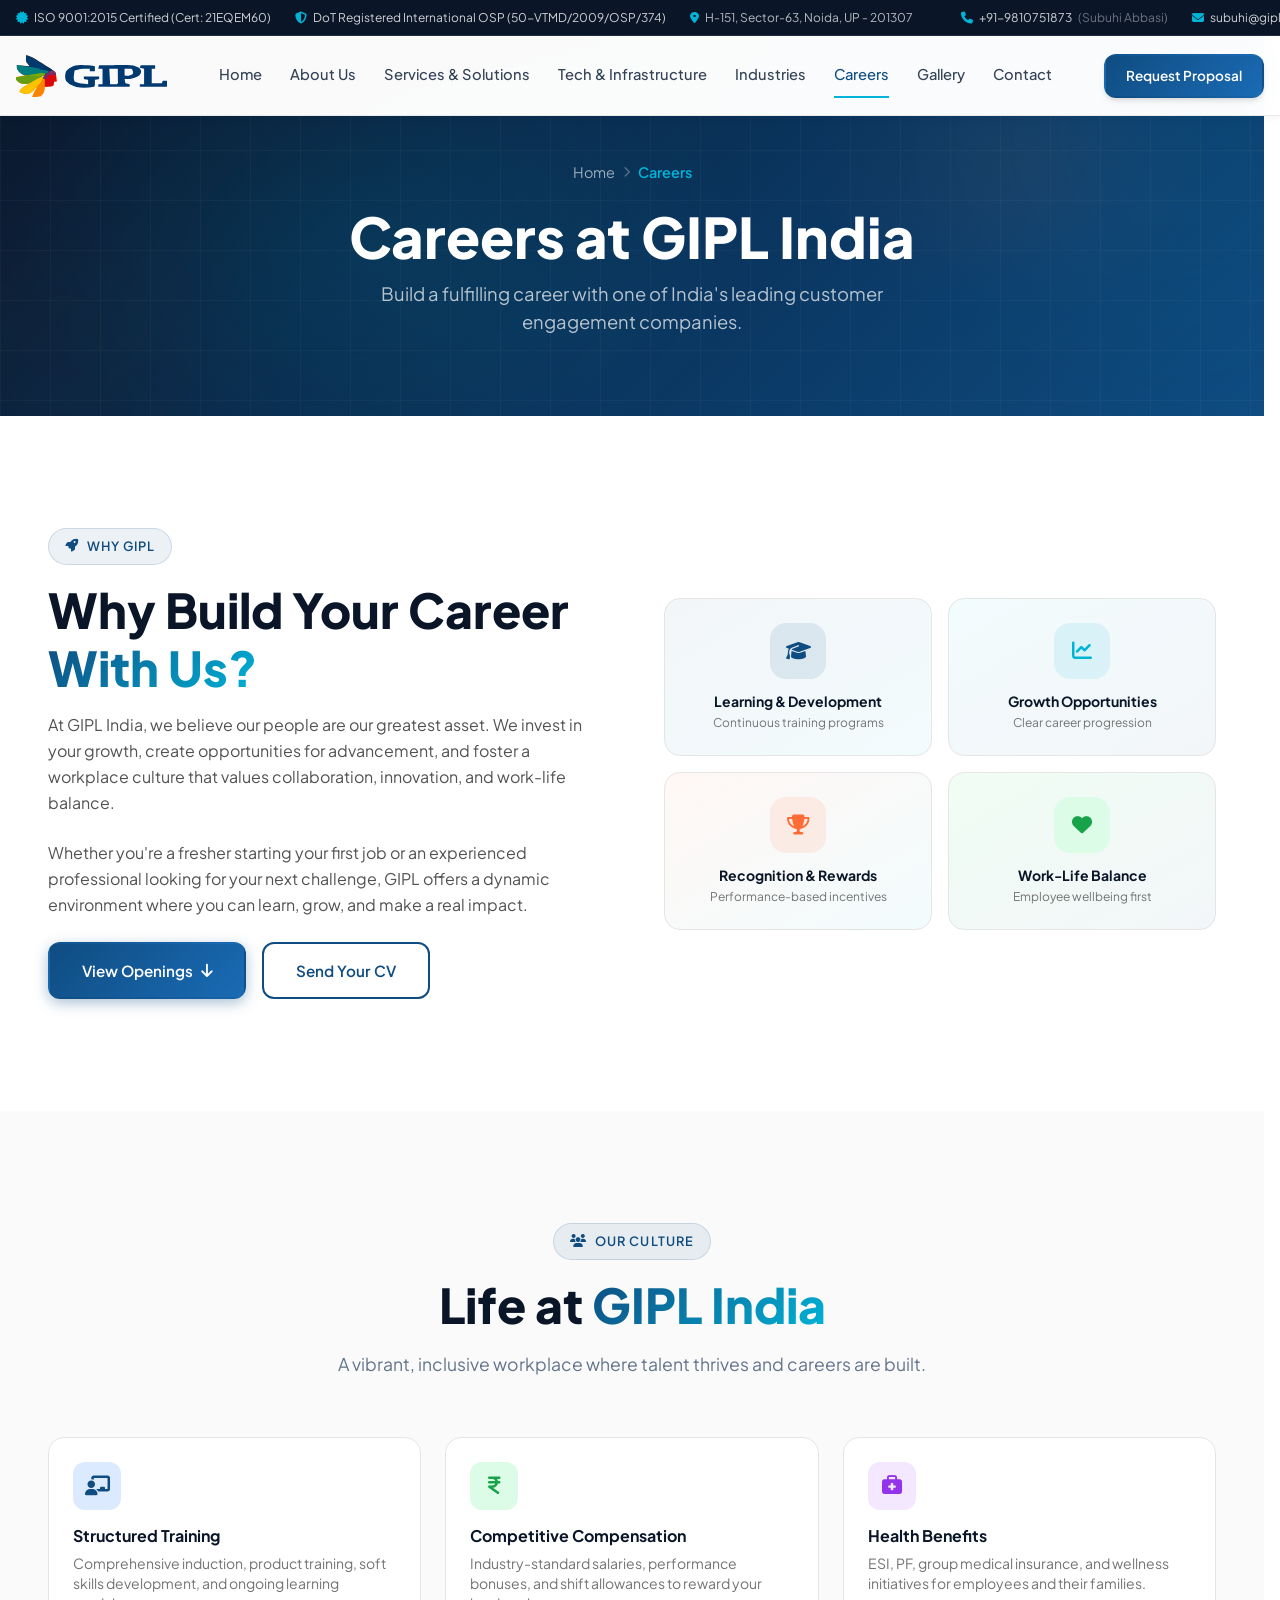
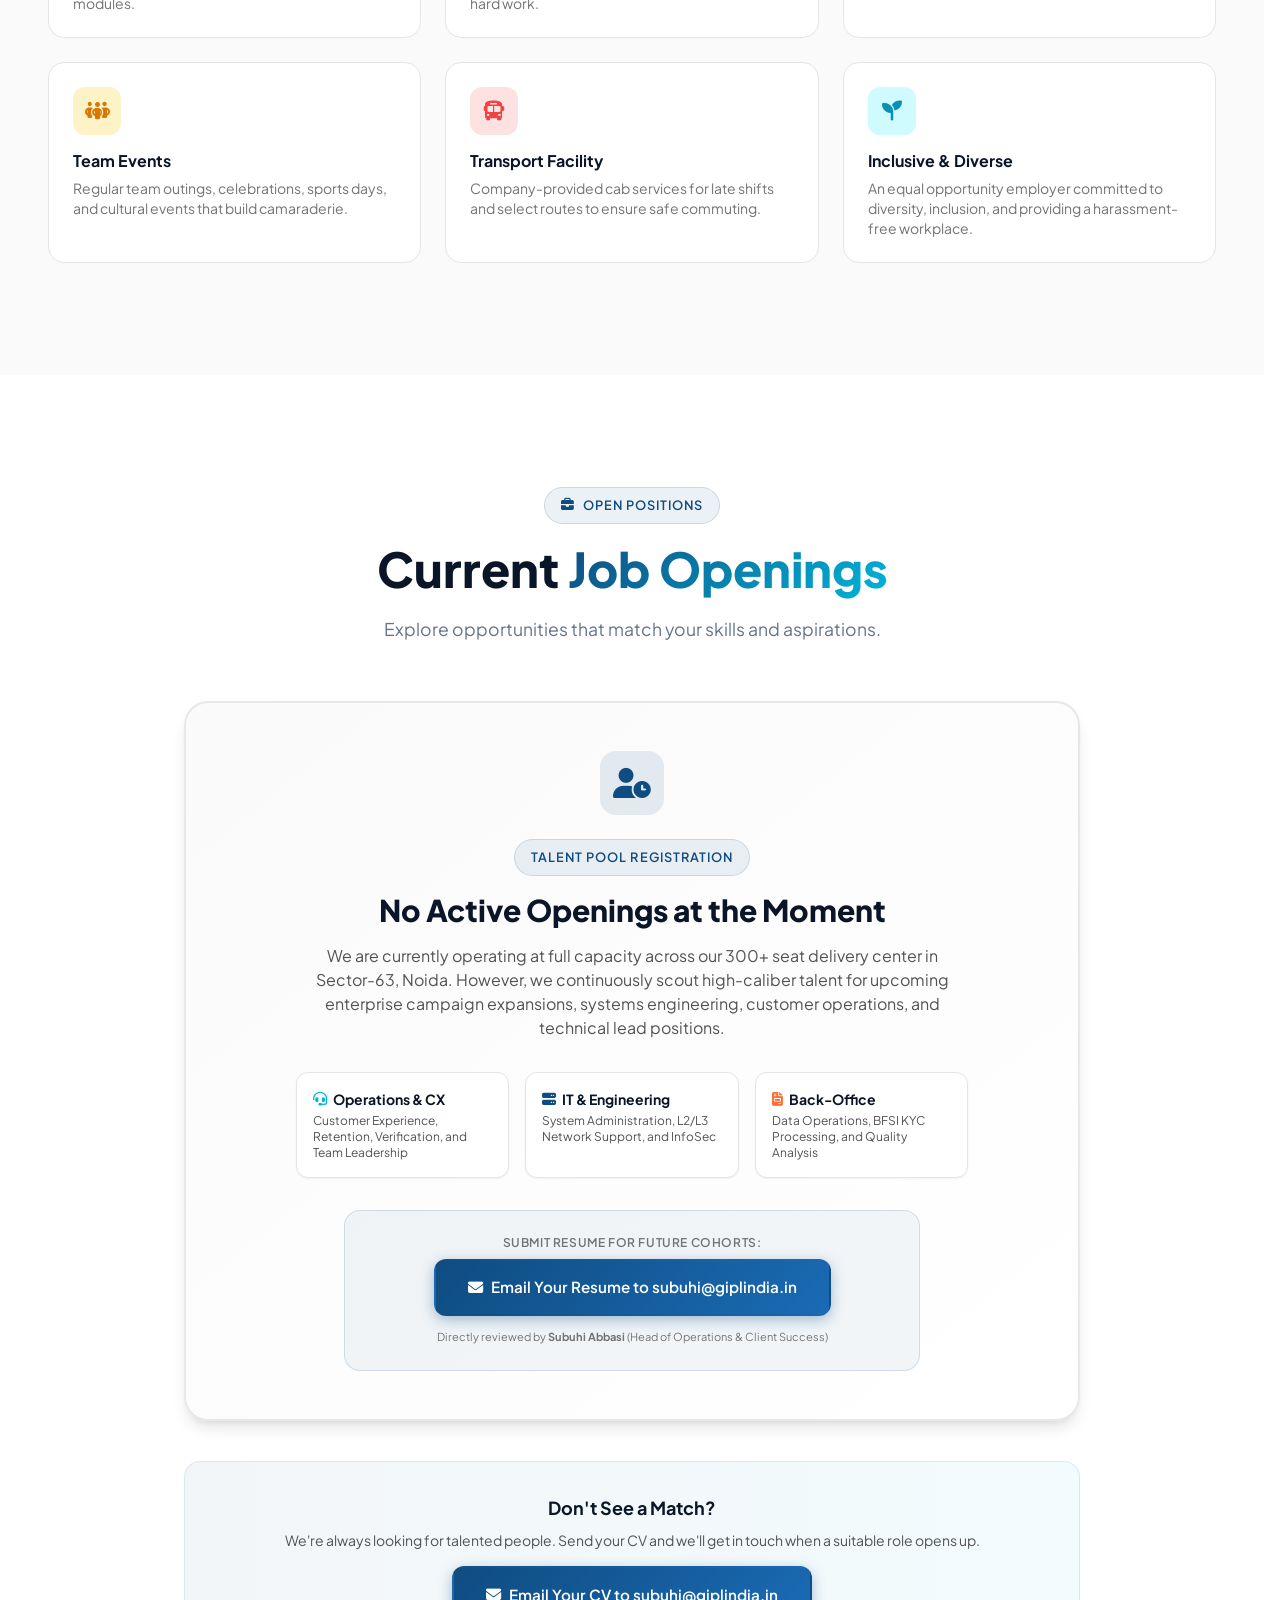
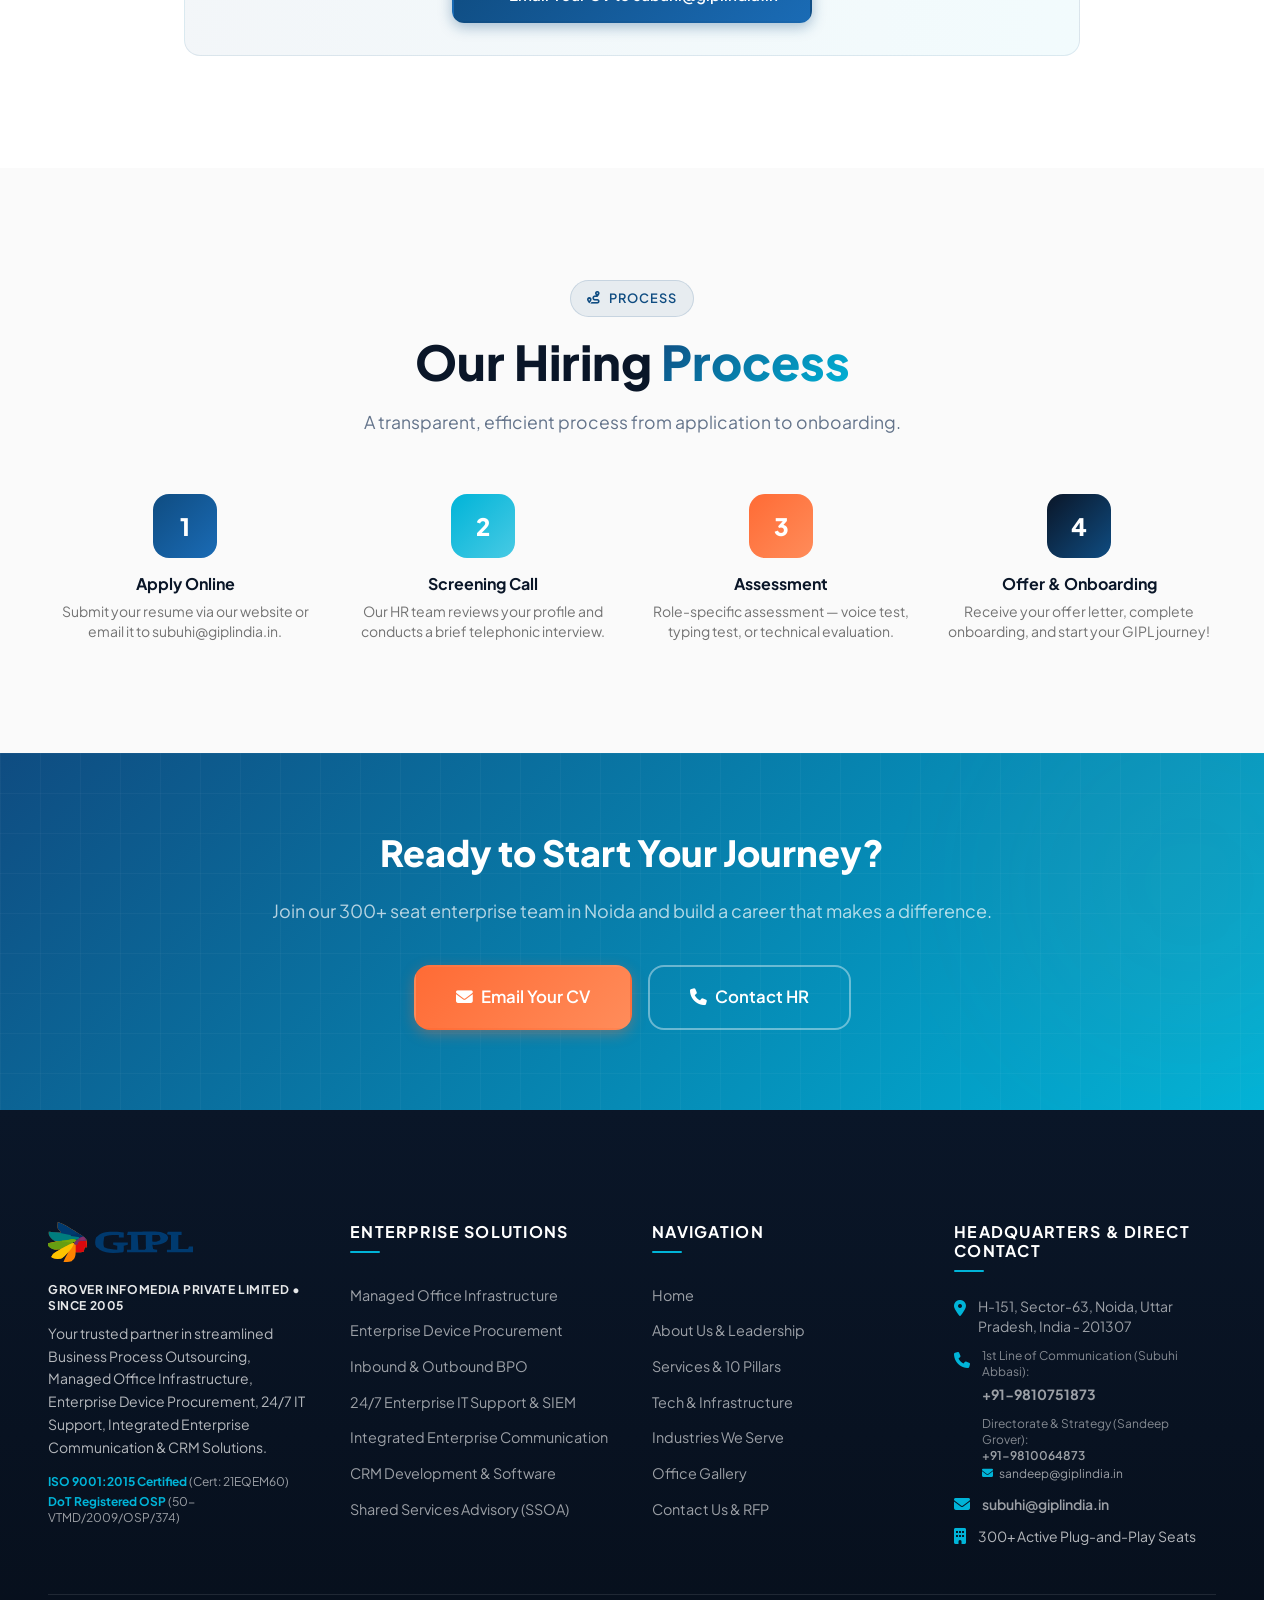
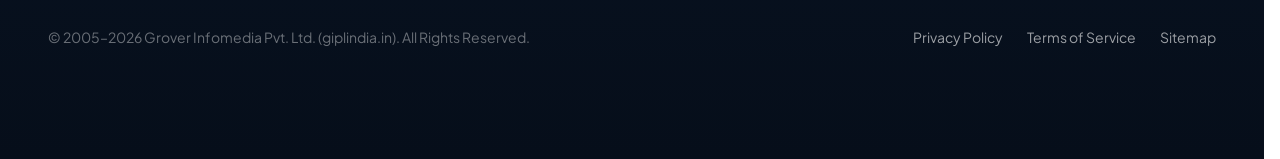
<file: careers.html>
<!DOCTYPE html>
<html lang="en">

<head>
  <meta charset="UTF-8">
  <meta name="viewport" content="width=device-width, initial-scale=1.0">
  <title>Careers — GIPL India | Join Our Team in Noida</title>
  <meta name="description"
    content="Explore career opportunities at GIPL India. Join our 300+ strong team in Noida and build a rewarding career in customer engagement, BPO, and technology.">
  <meta name="keywords"
    content="GIPL India careers, BPO jobs Noida, call center jobs India, customer service careers, GIPL hiring">

  <meta property="og:type" content="website">
  <meta property="og:url" content="https://www.giplindia.in/careers.html">
  <meta property="og:title" content="Careers — GIPL India">
  <meta property="og:description"
    content="Join GIPL India's team of 300+ professionals. Explore exciting career opportunities in BPO, tech, and customer engagement.">
  <meta property="og:site_name" content="GIPL India">
  <meta name="twitter:card" content="summary_large_image">
  <link rel="canonical" href="https://www.giplindia.in/careers.html">
  <meta property="og:image" content="https://www.giplindia.in/asset/logo.svg">

  <link rel="icon" type="image/svg+xml" href="asset/favicon.svg">

  <link rel="preconnect" href="https://fonts.googleapis.com">
  <link rel="preconnect" href="https://fonts.gstatic.com" crossorigin>
  <link href="https://fonts.googleapis.com/css2?family=Plus+Jakarta+Sans:wght@300;400;500;600;700;800&display=swap"
    rel="stylesheet">
  <link rel="stylesheet" href="https://cdnjs.cloudflare.com/ajax/libs/font-awesome/6.5.1/css/all.min.css">

  <!-- Tailwind CSS -->
  <link rel="stylesheet" href="tailwind.min.css">
  <link rel="stylesheet" href="styles.css">
</head>

<body class="font-body page-inner">

  <!-- ==================== SITE HEADER ==================== -->
  <header id="site-header" class="site-header fixed top-0 left-0 right-0 z-50">
    <!-- Top Enterprise Utility Bar -->
    <div class="top-utility-bar bg-dark border-b border-white/10 text-white/80 text-xs py-2.5 hidden md:block">
      <div class="container-custom max-w-7xl mx-auto px-4 flex items-center justify-between gap-6">
        <div class="flex items-center gap-6">
          <span class="flex items-center gap-1.5 whitespace-nowrap"><i class="fas fa-certificate text-secondary"></i>
            ISO 9001:2015 Certified (Cert: 21EQEM60)</span>
          <span class="flex items-center gap-1.5 whitespace-nowrap"><i class="fas fa-shield-halved text-secondary"></i>
            DoT Registered International OSP (50-VTMD/2009/OSP/374)</span>
          <a href="https://maps.app.goo.gl/KAawsqjsAnJwsYy49" target="_blank" rel="noopener noreferrer"
            class="flex items-center gap-1.5 text-white/70 hover:text-white transition-colors whitespace-nowrap">
            <i class="fas fa-location-dot text-secondary"></i> H-151, Sector-63, Noida, UP - 201307
          </a>
        </div>
        <div class="flex items-center gap-6 ml-6 shrink-0">
          <a href="tel:+919810751873"
            class="hover:text-secondary flex items-center gap-1.5 transition-colors whitespace-nowrap">
            <i class="fas fa-phone text-secondary"></i> +91-9810751873 <span class="text-white/40">(Subuhi
              Abbasi)</span>
          </a>
          <a href="mailto:subuhi@giplindia.in"
            class="hover:text-secondary flex items-center gap-1.5 transition-colors whitespace-nowrap">
            <i class="fas fa-envelope text-secondary"></i> subuhi@giplindia.in
          </a>
        </div>
      </div>
    </div>

    <!-- Navigation -->
    <nav id="navbar" aria-label="Main navigation"
      class="bg-white/98 backdrop-blur-md border-b border-neutral-200/80 shadow-sm transition-all duration-300">
      <div class="container-custom max-w-7xl mx-auto px-4 flex items-center justify-between h-20">
        <!-- Logo -->
        <a href="index.html" class="flex items-center gap-3 z-10 shrink-0" aria-label="GIPL India Home">
          <img src="asset/logo.svg" alt="GIPL India Logo"
            class="nav-logo-img logo-dark h-10 sm:h-11 w-auto object-contain shrink-0">
        </a>

        <!-- Desktop Links -->
        <div class="hidden lg:flex items-center gap-6 xl:gap-7">
          <a href="index.html"
            class="nav-link text-neutral-700 whitespace-nowrap border-b-2 border-transparent">Home</a>
          <a href="about.html" class="nav-link text-neutral-700 whitespace-nowrap border-b-2 border-transparent">About
            Us</a>
          <a href="services.html"
            class="nav-link text-neutral-700 whitespace-nowrap border-b-2 border-transparent">Services & Solutions</a>
          <a href="infrastructure.html"
            class="nav-link text-neutral-700 whitespace-nowrap border-b-2 border-transparent">Tech & Infrastructure</a>
          <a href="industries.html"
            class="nav-link text-neutral-700 whitespace-nowrap border-b-2 border-transparent">Industries</a>
          <a href="careers.html"
            class="nav-link text-neutral-700 whitespace-nowrap border-b-2 border-secondary text-primary font-semibold active">Careers</a>
          <a href="gallery.html"
            class="nav-link text-neutral-700 whitespace-nowrap border-b-2 border-transparent">Gallery</a>
          <a href="contact.html"
            class="nav-link text-neutral-700 whitespace-nowrap border-b-2 border-transparent">Contact</a>
        </div>

        <!-- CTA + Hamburger -->
        <div class="flex items-center gap-4 z-10 shrink-0">
          <a href="contact.html"
            class="nav-cta hidden md:inline-flex btn btn-sm bg-primary text-white hover:bg-primary-dark rounded-lg shadow-md whitespace-nowrap">
            Request Proposal
          </a>
          <button id="menu-toggle" class="lg:hidden text-neutral-700 text-2xl focus:outline-none"
            aria-label="Open menu">
            <i class="fas fa-bars"></i>
          </button>
        </div>
      </div>
    </nav>
  </header>

  <!-- Mobile Menu -->
  <div id="mobile-menu">
    <div class="menu-overlay"></div>
    <div class="menu-panel">
      <div class="flex items-center justify-between mb-8">
        <a href="index.html" class="flex items-center gap-2">
          <img src="asset/logo.svg" alt="GIPL India" class="h-9 w-auto object-contain">
        </a>
        <button id="menu-close" class="text-neutral-500 text-2xl" aria-label="Close menu">
          <i class="fas fa-times"></i>
        </button>
      </div>
      <nav aria-label="Mobile navigation">
        <a href="index.html" class="mobile-nav-link">Home</a>
        <a href="about.html" class="mobile-nav-link">About Us</a>
        <a href="services.html" class="mobile-nav-link">Services & Solutions</a>
        <a href="infrastructure.html" class="mobile-nav-link">Tech & Infrastructure</a>
        <a href="industries.html" class="mobile-nav-link">Industries</a>
        <a href="careers.html" class="mobile-nav-link active">Careers</a>
        <a href="gallery.html" class="mobile-nav-link">Gallery</a>
        <a href="contact.html" class="mobile-nav-link">Contact</a>
      </nav>
      <div class="mt-8">
        <a href="contact.html" class="btn btn-primary w-full">Request Proposal</a>
      </div>
    </div>
  </div>

  <!-- ==================== PAGE HEADER ==================== -->
  <section class="page-header">
    <div class="hero-grid-bg"></div>
    <div class="hero-blob" style="width:400px;height:400px;background:rgba(0,180,216,0.12);top:-15%;right:-8%;"></div>
    <div class="hero-blob"
      style="width:250px;height:250px;background:rgba(255,107,53,0.08);bottom:-10%;left:-5%;animation-delay:3s;"></div>

    <div class="container-custom relative z-10 text-center">
      <div class="breadcrumb justify-center">
        <a href="index.html">Home</a>
        <i class="fas fa-chevron-right text-xs"></i>
        <span>Careers</span>
      </div>
      <h1 class="text-3xl sm:text-4xl md:text-5xl font-extrabold text-white mb-4">Careers at GIPL India</h1>
      <p class="text-white/80 max-w-2xl mx-auto text-base sm:text-lg">Build a fulfilling career with one of India's
        leading customer engagement companies.</p>
    </div>
  </section>

  <!-- ==================== WHY JOIN US ==================== -->
  <section class="section-padding bg-white">
    <div class="container-custom">
      <div class="grid lg:grid-cols-2 gap-16 items-center">
        <div class="animate-on-scroll">
          <span class="section-badge section-badge-primary"><i class="fas fa-rocket"></i> Why GIPL</span>
          <h2 class="section-title">Why Build Your Career <span class="gradient-text">With Us?</span></h2>
          <p class="text-neutral-600 leading-relaxed mb-6">
            At GIPL India, we believe our people are our greatest asset. We invest in your growth,
            create opportunities for advancement, and foster a workplace culture that values
            collaboration, innovation, and work-life balance.
          </p>
          <p class="text-neutral-600 leading-relaxed mb-6">
            Whether you're a fresher starting your first job or an experienced professional looking
            for your next challenge, GIPL offers a dynamic environment where you can learn, grow,
            and make a real impact.
          </p>
          <div class="flex flex-wrap gap-4">
            <a href="#openings" class="btn btn-primary">View Openings <i class="fas fa-arrow-down"></i></a>
            <a href="mailto:subuhi@giplindia.in" class="btn btn-outline-dark">Send Your CV</a>
          </div>
        </div>

        <div class="animate-on-scroll animate-delay-200">
          <div class="grid grid-cols-2 gap-4">
            <div
              class="bg-gradient-to-br from-primary/5 to-secondary/5 rounded-2xl p-6 text-center border border-neutral-200 hover:shadow-lg transition-all hover:-translate-y-1">
              <div class="w-14 h-14 rounded-2xl bg-primary/10 flex items-center justify-center mx-auto mb-3"><i
                  class="fas fa-graduation-cap text-primary text-xl"></i></div>
              <h4 class="font-bold text-dark text-sm">Learning & Development</h4>
              <p class="text-neutral-500 text-xs mt-1">Continuous training programs</p>
            </div>
            <div
              class="bg-gradient-to-br from-secondary/5 to-primary/5 rounded-2xl p-6 text-center border border-neutral-200 hover:shadow-lg transition-all hover:-translate-y-1">
              <div class="w-14 h-14 rounded-2xl bg-secondary/10 flex items-center justify-center mx-auto mb-3"><i
                  class="fas fa-chart-line text-secondary text-xl"></i></div>
              <h4 class="font-bold text-dark text-sm">Growth Opportunities</h4>
              <p class="text-neutral-500 text-xs mt-1">Clear career progression</p>
            </div>
            <div
              class="bg-gradient-to-br from-accent/5 to-secondary/5 rounded-2xl p-6 text-center border border-neutral-200 hover:shadow-lg transition-all hover:-translate-y-1">
              <div class="w-14 h-14 rounded-2xl bg-accent/10 flex items-center justify-center mx-auto mb-3"><i
                  class="fas fa-trophy text-accent text-xl"></i></div>
              <h4 class="font-bold text-dark text-sm">Recognition & Rewards</h4>
              <p class="text-neutral-500 text-xs mt-1">Performance-based incentives</p>
            </div>
            <div
              class="bg-gradient-to-br from-green-50 to-primary/5 rounded-2xl p-6 text-center border border-neutral-200 hover:shadow-lg transition-all hover:-translate-y-1">
              <div class="w-14 h-14 rounded-2xl bg-green-100 flex items-center justify-center mx-auto mb-3"><i
                  class="fas fa-heart text-green-600 text-xl"></i></div>
              <h4 class="font-bold text-dark text-sm">Work-Life Balance</h4>
              <p class="text-neutral-500 text-xs mt-1">Employee wellbeing first</p>
            </div>
          </div>
        </div>
      </div>
    </div>
  </section>

  <!-- ==================== CULTURE & BENEFITS ==================== -->
  <section class="section-padding bg-neutral-50">
    <div class="container-custom">
      <div class="text-center mb-14 animate-on-scroll">
        <span class="section-badge section-badge-primary"><i class="fas fa-users"></i> Our Culture</span>
        <h2 class="section-title mx-auto">Life at <span class="gradient-text">GIPL India</span></h2>
        <p class="section-subtitle mx-auto">A vibrant, inclusive workplace where talent thrives and careers are built.
        </p>
      </div>

      <div class="grid sm:grid-cols-2 lg:grid-cols-3 gap-6">
        <div
          class="bg-white rounded-2xl p-6 border border-neutral-200 hover:shadow-lg transition-all hover:-translate-y-1 animate-on-scroll">
          <div class="w-12 h-12 rounded-xl bg-blue-100 flex items-center justify-center mb-4"><i
              class="fas fa-chalkboard-user text-primary text-xl"></i></div>
          <h4 class="font-bold text-dark mb-2">Structured Training</h4>
          <p class="text-neutral-500 text-sm">Comprehensive induction, product training, soft skills development, and
            ongoing learning modules.</p>
        </div>
        <div
          class="bg-white rounded-2xl p-6 border border-neutral-200 hover:shadow-lg transition-all hover:-translate-y-1 animate-on-scroll animate-delay-100">
          <div class="w-12 h-12 rounded-xl bg-green-100 flex items-center justify-center mb-4"><i
              class="fas fa-indian-rupee-sign text-green-600 text-xl"></i></div>
          <h4 class="font-bold text-dark mb-2">Competitive Compensation</h4>
          <p class="text-neutral-500 text-sm">Industry-standard salaries, performance bonuses, and shift allowances to
            reward your hard work.</p>
        </div>
        <div
          class="bg-white rounded-2xl p-6 border border-neutral-200 hover:shadow-lg transition-all hover:-translate-y-1 animate-on-scroll animate-delay-200">
          <div class="w-12 h-12 rounded-xl bg-purple-100 flex items-center justify-center mb-4"><i
              class="fas fa-briefcase-medical text-purple-600 text-xl"></i></div>
          <h4 class="font-bold text-dark mb-2">Health Benefits</h4>
          <p class="text-neutral-500 text-sm">ESI, PF, group medical insurance, and wellness initiatives for employees
            and their families.</p>
        </div>
        <div
          class="bg-white rounded-2xl p-6 border border-neutral-200 hover:shadow-lg transition-all hover:-translate-y-1 animate-on-scroll">
          <div class="w-12 h-12 rounded-xl bg-amber-100 flex items-center justify-center mb-4"><i
              class="fas fa-people-group text-amber-600 text-xl"></i></div>
          <h4 class="font-bold text-dark mb-2">Team Events</h4>
          <p class="text-neutral-500 text-sm">Regular team outings, celebrations, sports days, and cultural events that
            build camaraderie.</p>
        </div>
        <div
          class="bg-white rounded-2xl p-6 border border-neutral-200 hover:shadow-lg transition-all hover:-translate-y-1 animate-on-scroll animate-delay-100">
          <div class="w-12 h-12 rounded-xl bg-red-100 flex items-center justify-center mb-4"><i
              class="fas fa-bus text-red-500 text-xl"></i></div>
          <h4 class="font-bold text-dark mb-2">Transport Facility</h4>
          <p class="text-neutral-500 text-sm">Company-provided cab services for late shifts and select routes to ensure
            safe commuting.</p>
        </div>
        <div
          class="bg-white rounded-2xl p-6 border border-neutral-200 hover:shadow-lg transition-all hover:-translate-y-1 animate-on-scroll animate-delay-200">
          <div class="w-12 h-12 rounded-xl bg-cyan-100 flex items-center justify-center mb-4"><i
              class="fas fa-seedling text-cyan-600 text-xl"></i></div>
          <h4 class="font-bold text-dark mb-2">Inclusive & Diverse</h4>
          <p class="text-neutral-500 text-sm">An equal opportunity employer committed to diversity, inclusion, and
            providing a harassment-free workplace.</p>
        </div>
      </div>
    </div>
  </section>

  <!-- ==================== CURRENT OPENINGS ==================== -->
  <section class="section-padding bg-white" id="openings">
    <div class="container-custom max-w-7xl mx-auto px-4">
      <div class="text-center mb-14 animate-on-scroll">
        <span class="section-badge section-badge-primary"><i class="fas fa-briefcase"></i> Open Positions</span>
        <h2 class="section-title mx-auto">Current <span class="gradient-text">Job Openings</span></h2>
        <p class="section-subtitle mx-auto">Explore opportunities that match your skills and aspirations.</p>
      </div>

      <!-- Talent Pool Registration / No Active Openings Notice Card -->
      <div
        class="max-w-4xl mx-auto bg-gradient-to-br from-neutral-50 to-white rounded-3xl p-8 sm:p-12 border-2 border-neutral-200/90 shadow-lg text-center animate-on-scroll">
        <div
          class="w-16 h-16 rounded-2xl bg-primary/10 text-primary flex items-center justify-center text-3xl mx-auto mb-6">
          <i class="fas fa-user-clock"></i>
        </div>
        <span class="section-badge section-badge-primary mb-3">Talent Pool Registration</span>
        <h3 class="text-2xl sm:text-3xl font-extrabold text-dark mb-4">No Active Openings at the Moment</h3>
        <p class="text-neutral-600 max-w-2xl mx-auto text-sm sm:text-base leading-relaxed mb-8">
          We are currently operating at full capacity across our 300+ seat delivery center in Sector-63, Noida. However,
          we continuously scout high-caliber talent for upcoming enterprise campaign expansions, systems engineering,
          customer operations, and technical lead positions.
        </p>

        <div class="grid sm:grid-cols-3 gap-4 max-w-2xl mx-auto mb-8 text-left text-xs text-neutral-600">
          <div class="p-4 rounded-xl bg-white border border-neutral-200 shadow-sm">
            <div class="font-bold text-dark text-sm mb-1 flex items-center gap-1.5"><i
                class="fas fa-headset text-secondary"></i> Operations & CX</div>
            <span>Customer Experience, Retention, Verification, and Team Leadership</span>
          </div>
          <div class="p-4 rounded-xl bg-white border border-neutral-200 shadow-sm">
            <div class="font-bold text-dark text-sm mb-1 flex items-center gap-1.5"><i
                class="fas fa-server text-primary"></i> IT & Engineering</div>
            <span>System Administration, L2/L3 Network Support, and InfoSec</span>
          </div>
          <div class="p-4 rounded-xl bg-white border border-neutral-200 shadow-sm">
            <div class="font-bold text-dark text-sm mb-1 flex items-center gap-1.5"><i
                class="fas fa-file-invoice text-accent"></i> Back-Office</div>
            <span>Data Operations, BFSI KYC Processing, and Quality Analysis</span>
          </div>
        </div>

        <div class="bg-primary/5 rounded-2xl p-6 border border-primary/15 max-w-xl mx-auto">
          <p class="text-xs font-semibold text-neutral-500 uppercase tracking-wider mb-2">Submit Resume for Future
            Cohorts:</p>
          <a href="mailto:subuhi@giplindia.in" class="btn btn-primary inline-flex items-center gap-2">
            <i class="fas fa-envelope"></i> Email Your Resume to subuhi@giplindia.in
          </a>
          <p class="text-[11px] text-neutral-500 mt-3">Directly reviewed by <strong>Subuhi Abbasi</strong> (Head of
            Operations & Client Success)</p>
        </div>
      </div>

      <!-- No position match? -->
      <div
        class="max-w-4xl mx-auto mt-10 bg-gradient-to-r from-primary/5 to-secondary/5 rounded-2xl p-8 text-center border border-primary/10 animate-on-scroll">
        <h3 class="font-bold text-dark text-lg mb-2">Don't See a Match?</h3>
        <p class="text-neutral-600 text-sm mb-4">We're always looking for talented people. Send your CV and we'll get in
          touch when a suitable role opens up.</p>
        <a href="mailto:subuhi@giplindia.in" class="btn btn-primary">
          <i class="fas fa-envelope"></i> Email Your CV to subuhi@giplindia.in
        </a>
      </div>
    </div>
  </section>

  <!-- ==================== HIRING PROCESS ==================== -->
  <section class="section-padding bg-neutral-50">
    <div class="container-custom max-w-7xl mx-auto px-4">
      <div class="text-center mb-14 animate-on-scroll">
        <span class="section-badge section-badge-primary"><i class="fas fa-route"></i> Process</span>
        <h2 class="section-title mx-auto">Our Hiring <span class="gradient-text">Process</span></h2>
        <p class="section-subtitle mx-auto">A transparent, efficient process from application to onboarding.</p>
      </div>

      <div class="grid sm:grid-cols-2 lg:grid-cols-4 gap-6">
        <div class="text-center animate-on-scroll">
          <div
            class="w-16 h-16 rounded-2xl bg-gradient-to-br from-primary to-primary-light flex items-center justify-center text-white text-2xl font-extrabold mx-auto mb-4">
            1</div>
          <h4 class="font-bold text-dark mb-2">Apply Online</h4>
          <p class="text-neutral-500 text-sm">Submit your resume via our website or email it to subuhi@giplindia.in.</p>
        </div>
        <div class="text-center animate-on-scroll animate-delay-100">
          <div
            class="w-16 h-16 rounded-2xl bg-gradient-to-br from-secondary to-secondary-light flex items-center justify-center text-white text-2xl font-extrabold mx-auto mb-4">
            2</div>
          <h4 class="font-bold text-dark mb-2">Screening Call</h4>
          <p class="text-neutral-500 text-sm">Our HR team reviews your profile and conducts a brief telephonic
            interview.</p>
        </div>
        <div class="text-center animate-on-scroll animate-delay-200">
          <div
            class="w-16 h-16 rounded-2xl bg-gradient-to-br from-accent to-accent-light flex items-center justify-center text-white text-2xl font-extrabold mx-auto mb-4">
            3</div>
          <h4 class="font-bold text-dark mb-2">Assessment</h4>
          <p class="text-neutral-500 text-sm">Role-specific assessment — voice test, typing test, or technical
            evaluation.</p>
        </div>
        <div class="text-center animate-on-scroll animate-delay-300">
          <div
            class="w-16 h-16 rounded-2xl bg-gradient-to-br from-dark to-primary flex items-center justify-center text-white text-2xl font-extrabold mx-auto mb-4">
            4</div>
          <h4 class="font-bold text-dark mb-2">Offer & Onboarding</h4>
          <p class="text-neutral-500 text-sm">Receive your offer letter, complete onboarding, and start your GIPL
            journey!</p>
        </div>
      </div>
    </div>
  </section>

  <!-- ==================== CTA ==================== -->
  <section class="relative py-20 overflow-hidden"
    style="background: linear-gradient(135deg, #0F4C81 0%, #00B4D8 100%);">
    <div class="hero-grid-bg" style="background-size:40px 40px;"></div>
    <div class="hero-blob" style="width:400px;height:400px;background:rgba(255,107,53,0.15);top:-20%;right:-10%;"></div>
    <div class="container-custom max-w-7xl mx-auto px-4 relative z-10 text-center">
      <div class="max-w-3xl mx-auto animate-on-scroll">
        <h2 class="text-3xl md:text-4xl font-extrabold text-white mb-6">Ready to Start Your Journey?</h2>
        <p class="text-white/70 text-lg mb-10">Join our 300+ seat enterprise team in Noida and build a career that makes
          a difference.</p>
        <div class="flex flex-wrap gap-4 justify-center">
          <a href="mailto:subuhi@giplindia.in" class="btn btn-accent btn-lg"><i class="fas fa-envelope"></i> Email Your
            CV</a>
          <a href="tel:+919810751873" class="btn btn-outline btn-lg"><i class="fas fa-phone"></i> Contact HR</a>
        </div>
      </div>
    </div>
  </section>

  <!-- ==================== CORPORATE FOOTER ==================== -->
  <footer class="footer">
    <div class="section-padding pb-8">
      <div class="container-custom max-w-7xl mx-auto px-4">
        <div class="grid sm:grid-cols-2 lg:grid-cols-4 gap-10 mb-12">
          <!-- Column 1: Company Summary -->
          <div>
            <a href="index.html" class="flex items-center gap-3 mb-5">
              <img src="asset/logo-white.svg" alt="GIPL India Logo" class="h-10 w-auto object-contain">
            </a>
            <h5 class="text-xs font-bold uppercase tracking-wider text-white/90 mb-2">GROVER INFOMEDIA PRIVATE LIMITED •
              SINCE 2005</h5>
            <p class="text-sm leading-relaxed mb-4 text-white/70">
              Your trusted partner in streamlined Business Process Outsourcing, Managed Office Infrastructure,
              Enterprise Device Procurement, 24/7 IT Support, Integrated Enterprise Communication & CRM Solutions.
            </p>
            <div class="text-xs text-white/60 mb-5 space-y-1">
              <div><strong class="text-secondary">ISO 9001:2015 Certified</strong> (Cert: 21EQEM60)</div>
              <div><strong class="text-secondary">DoT Registered OSP</strong> (50-VTMD/2009/OSP/374)</div>
            </div>
          </div>

          <!-- Column 2: Enterprise Solutions Quick Links -->
          <div>
            <h4 class="footer-heading">Enterprise Solutions</h4>
            <a href="services.html#pillar-1" class="footer-link">Managed Office Infrastructure</a>
            <a href="services.html#pillar-2" class="footer-link">Enterprise Device Procurement</a>
            <a href="services.html#pillar-4" class="footer-link">Inbound & Outbound BPO</a>
            <a href="services.html#pillar-3" class="footer-link">24/7 Enterprise IT Support & SIEM</a>
            <a href="services.html#pillar-5" class="footer-link">Integrated Enterprise Communication</a>
            <a href="services.html#pillar-9" class="footer-link">CRM Development & Software</a>
            <a href="services.html#pillar-10" class="footer-link">Shared Services Advisory (SSOA)</a>
          </div>

          <!-- Column 3: Quick Navigation -->
          <div>
            <h4 class="footer-heading">Navigation</h4>
            <a href="index.html" class="footer-link">Home</a>
            <a href="about.html" class="footer-link">About Us & Leadership</a>
            <a href="services.html" class="footer-link">Services & 10 Pillars</a>
            <a href="infrastructure.html" class="footer-link">Tech & Infrastructure</a>
            <a href="industries.html" class="footer-link">Industries We Serve</a>
            <a href="gallery.html" class="footer-link">Office Gallery</a>
            <a href="contact.html" class="footer-link">Contact Us & RFP</a>
          </div>

          <!-- Column 4: Corporate Headquarters & Direct Contact -->
          <div>
            <h4 class="footer-heading">Headquarters & Direct Contact</h4>
            <div class="space-y-3">
              <div class="flex items-start gap-3">
                <i class="fas fa-location-dot text-secondary mt-1 flex-shrink-0"></i>
                <a href="https://maps.app.goo.gl/KAawsqjsAnJwsYy49" target="_blank" rel="noopener noreferrer"
                  class="text-sm text-white/80 hover:text-white hover:underline transition-colors">
                  H-151, Sector-63, Noida, Uttar Pradesh, India - 201307
                </a>
              </div>
              <div class="flex items-start gap-3">
                <i class="fas fa-phone text-secondary mt-1 flex-shrink-0"></i>
                <div>
                  <div class="text-xs text-white/50">1st Line of Communication (Subuhi Abbasi):</div>
                  <a href="tel:+919810751873"
                    class="text-sm font-bold text-white hover:text-secondary">+91-9810751873</a>
                  <div class="text-xs text-white/50 mt-2">Directorate & Strategy (Sandeep Grover):</div>
                  <a href="tel:+919810064873"
                    class="text-xs text-white/80 hover:text-secondary block font-semibold">+91-9810064873</a>
                  <a href="mailto:sandeep@giplindia.in"
                    class="text-xs text-white/80 hover:text-secondary flex items-center gap-1.5 mt-0.5"><i
                      class="fas fa-envelope text-secondary text-[11px]"></i> sandeep@giplindia.in</a>
                </div>
              </div>
              <div class="flex items-center gap-3">
                <i class="fas fa-envelope text-secondary flex-shrink-0"></i>
                <a href="mailto:subuhi@giplindia.in"
                  class="text-sm hover:text-secondary font-semibold">subuhi@giplindia.in</a>
              </div>
              <div class="flex items-center gap-3">
                <i class="fas fa-building text-secondary flex-shrink-0"></i>
                <span class="text-sm">300+ Active Plug-and-Play Seats</span>
              </div>
            </div>
          </div>
        </div>

        <!-- Bottom Bar -->
        <div class="border-t border-white/10 pt-8 flex flex-col md:flex-row items-center justify-between gap-4">
          <p class="text-sm text-white/40">
            &copy; 2005–2026 Grover Infomedia Pvt. Ltd. (giplindia.in). All Rights Reserved.
          </p>
          <div class="flex gap-6 text-sm text-white/40">
            <a href="privacy-policy.html" class="hover:text-white/70">Privacy Policy</a>
            <a href="terms-and-conditions.html" class="hover:text-white/70">Terms of Service</a>
            <a href="sitemap.xml" class="hover:text-white/70">Sitemap</a>
          </div>
        </div>
      </div>
    </div>
  </footer>

  <button id="back-to-top" aria-label="Back to top"><i class="fas fa-arrow-up"></i></button>
  <script src="main.js"></script>
</body>

</html>
</file>
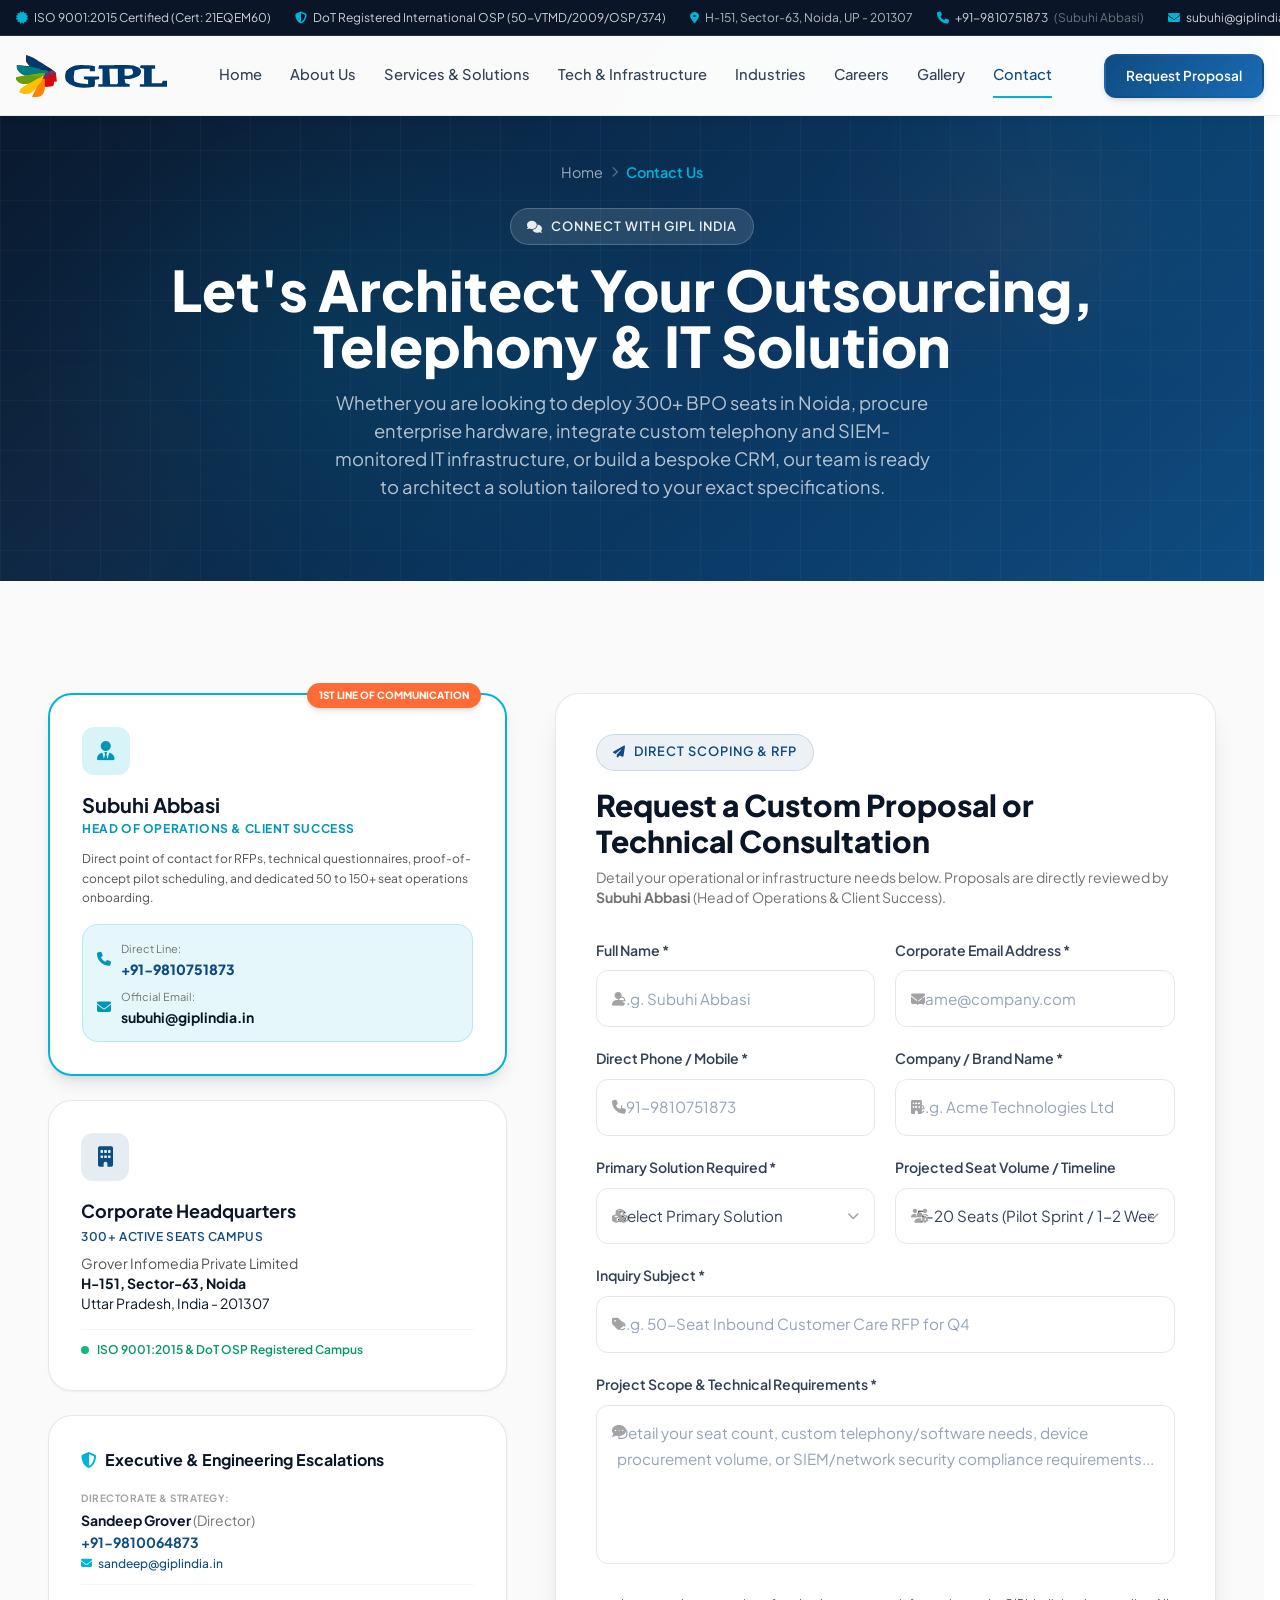
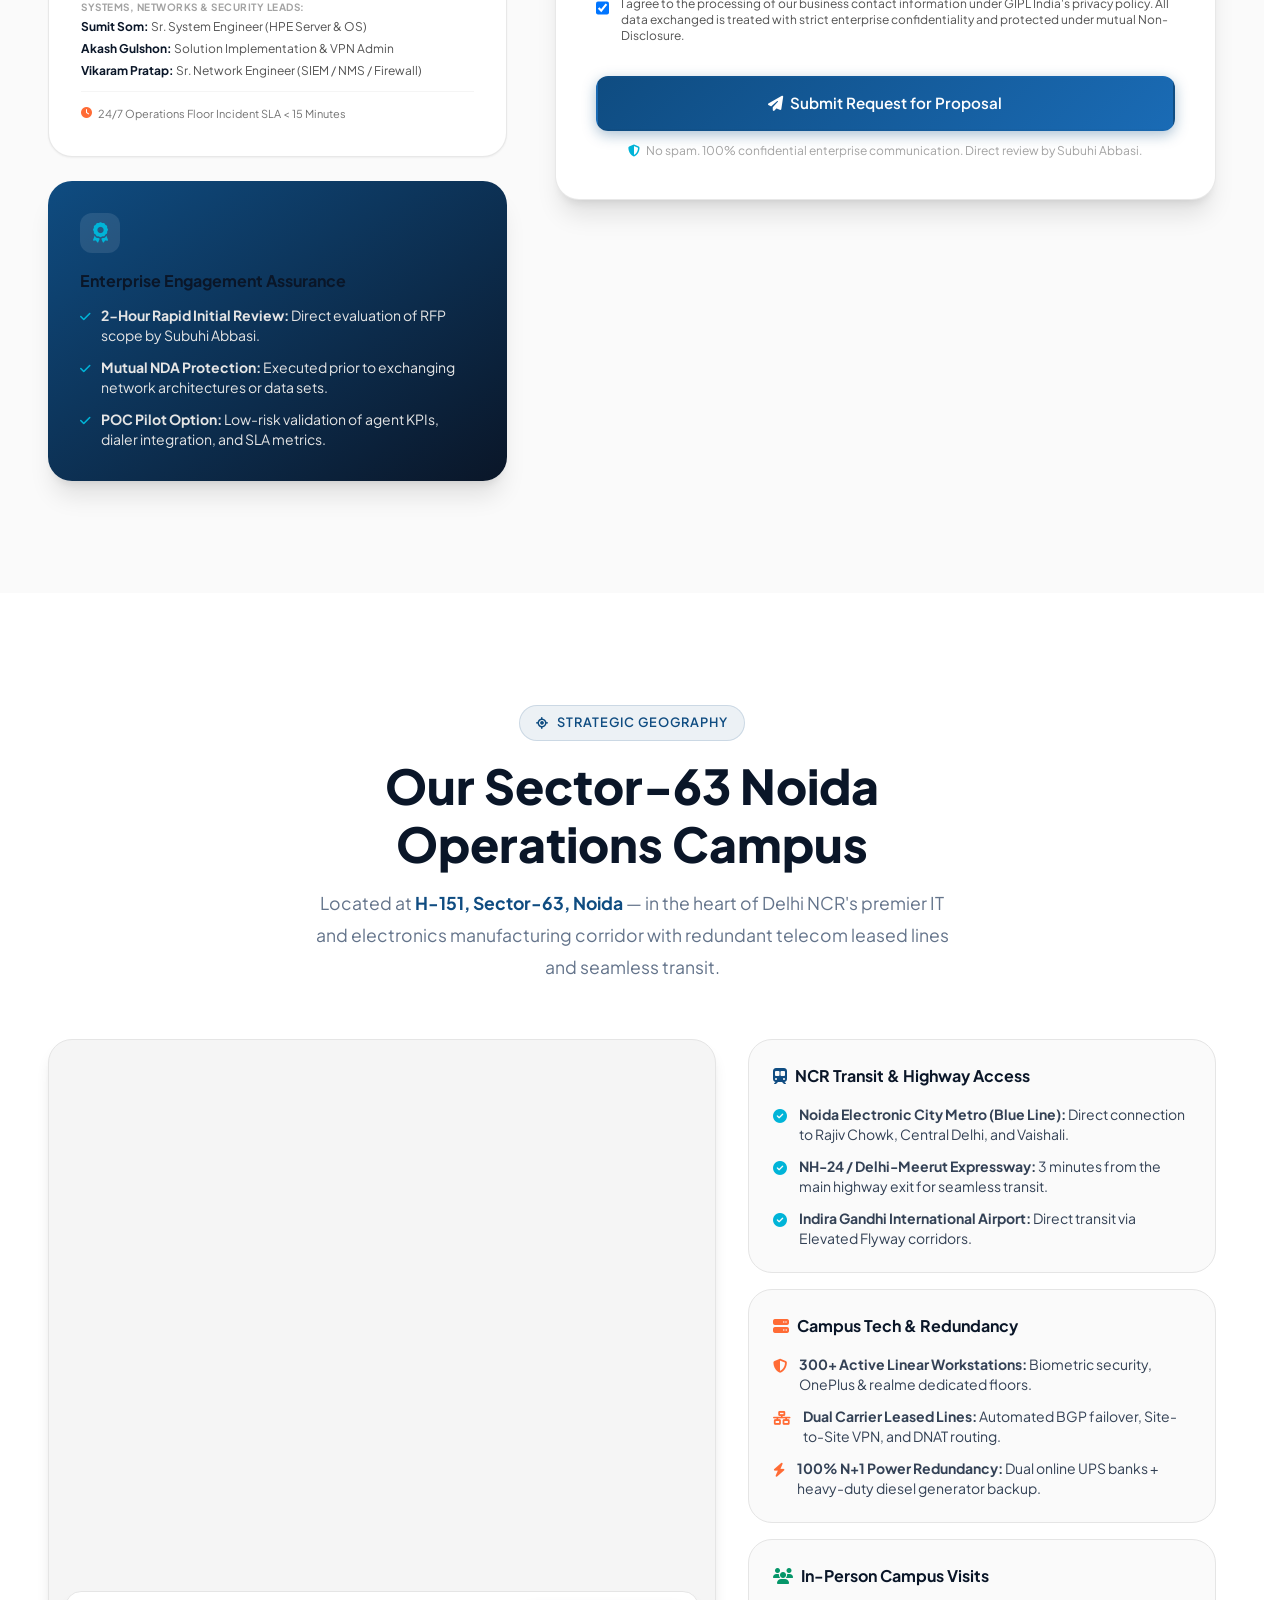
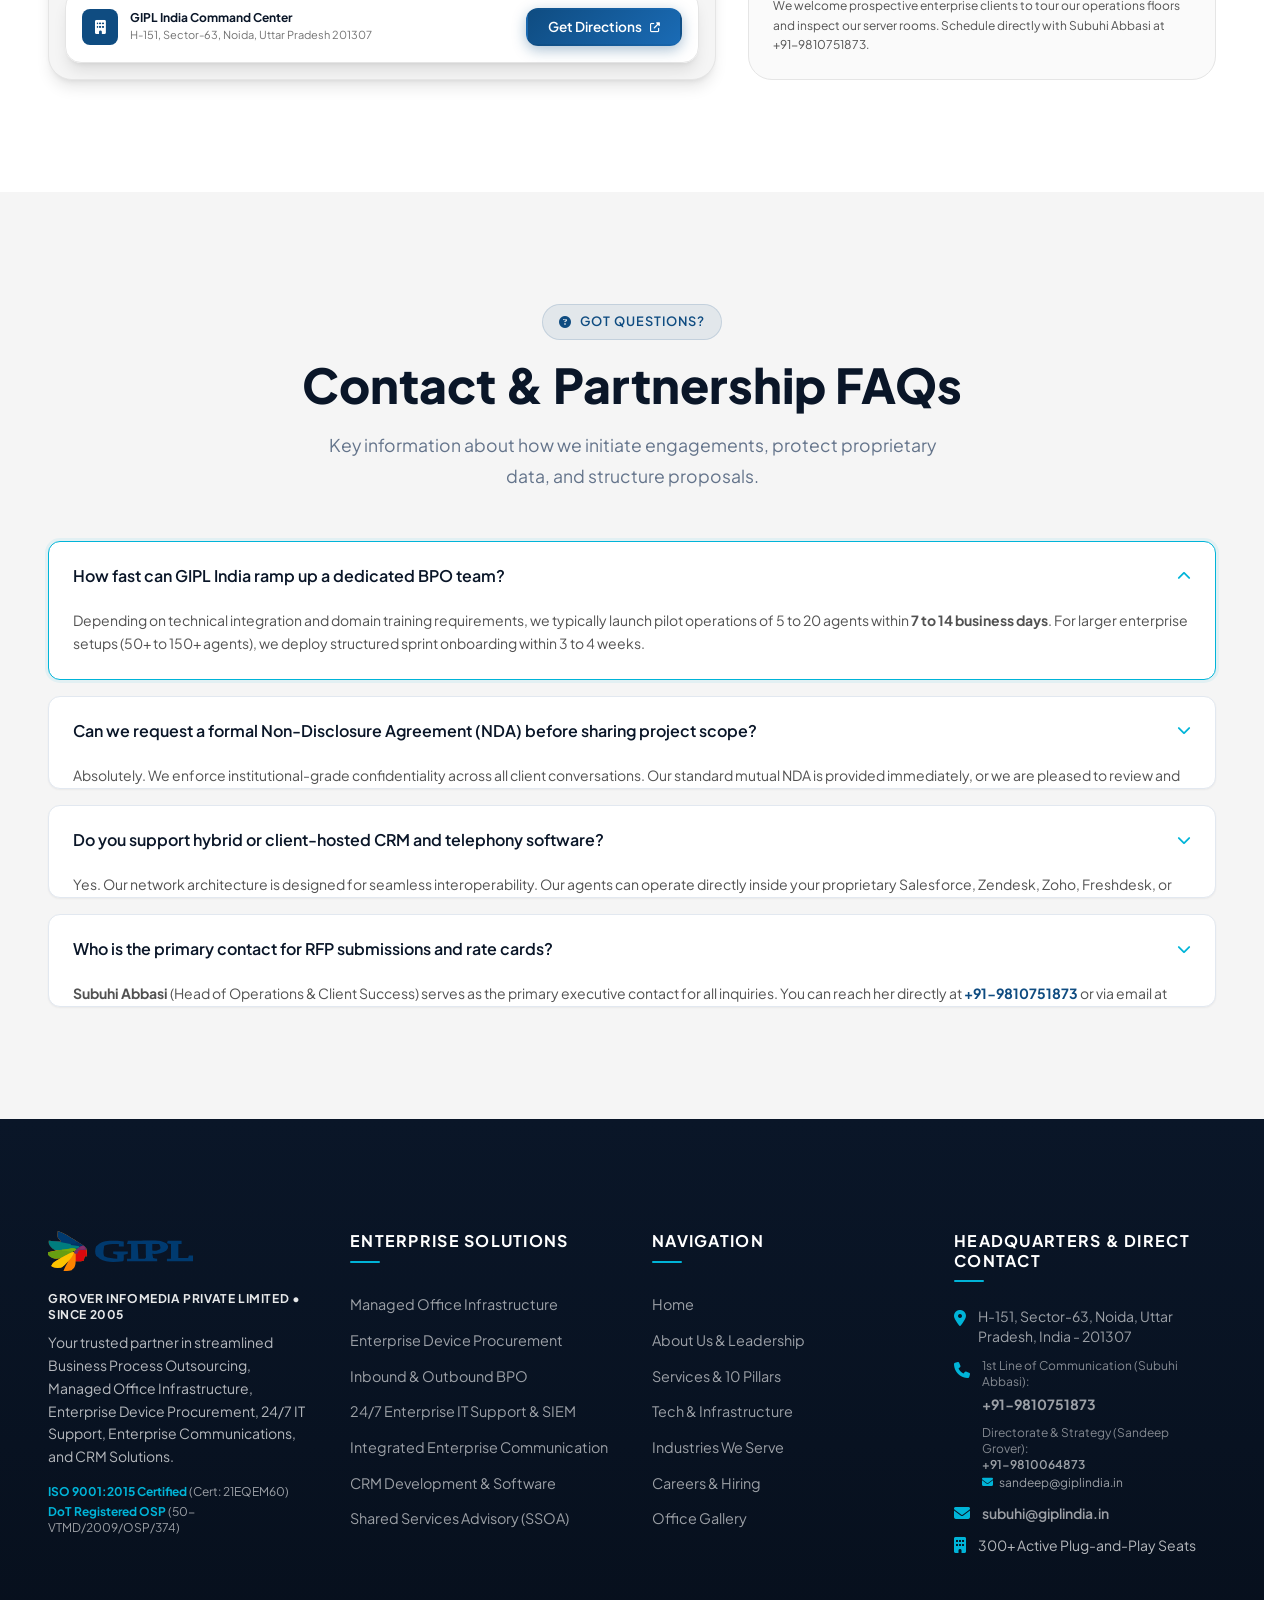
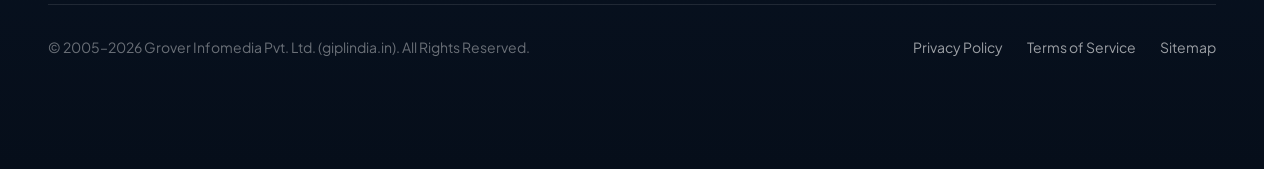
<file: contact.html>
<!DOCTYPE html>
<html lang="en" class="scroll-smooth">

<head>
  <meta charset="UTF-8">
  <meta name="viewport" content="width=device-width, initial-scale=1.0">
  <title>Contact Us & Request Proposal | Grover Infomedia Pvt. Ltd. (GIPL India)</title>
  <meta name="description"
    content="Get in touch with Grover Infomedia Pvt. Ltd. (GIPL India) at H-151, Sector-63, Noida. Connect with Subuhi Abbasi (+91-9810751873 | subuhi@giplindia.in) as your 1st line of communication for BPO, Custom Telephony, Device Procurement, and IT solutions.">
  <meta name="keywords"
    content="Contact GIPL India, Subuhi Abbasi Noida, BPO RFP Noida, Grover Infomedia contact number, Sector 63 Noida call center address, BPO quotation India">
  <meta name="author" content="Grover Infomedia Pvt. Ltd. (GIPL India)">

  <!-- Open Graph -->
  <meta property="og:type" content="website">
  <meta property="og:url" content="https://www.giplindia.in/contact.html">
  <meta property="og:title" content="Contact Us & Request Proposal | GIPL India">
  <meta property="og:description"
    content="Reach our Noida Sector-63 headquarters. Connect directly with Subuhi Abbasi (+91-9810751873 / subuhi@giplindia.in) for custom BPO, telephony, and IT proposals.">
  <meta property="og:site_name" content="GIPL India">
  <meta name="twitter:card" content="summary_large_image">
  <link rel="canonical" href="https://www.giplindia.in/contact.html">
  <meta property="og:image" content="https://www.giplindia.in/asset/logo.svg">

  <!-- Favicon -->
  <link rel="icon" type="image/svg+xml" href="asset/favicon.svg">

  <!-- Fonts & Icons -->
  <link rel="preconnect" href="https://fonts.googleapis.com">
  <link rel="preconnect" href="https://fonts.gstatic.com" crossorigin>
  <link href="https://fonts.googleapis.com/css2?family=Plus+Jakarta+Sans:wght@300;400;500;600;700;800&display=swap"
    rel="stylesheet">
  <link rel="stylesheet" href="https://cdnjs.cloudflare.com/ajax/libs/font-awesome/6.5.1/css/all.min.css">

  <!-- Tailwind CSS -->
  <link rel="stylesheet" href="tailwind.min.css">
  <link rel="stylesheet" href="styles.css">

  <!-- Schema.org JSON-LD -->
  <script type="application/ld+json">
  {
    "@context": "https://schema.org",
    "@type": "LocalBusiness",
    "name": "Grover Infomedia Pvt. Ltd. (GIPL India)",
    "image": "https://www.giplindia.in/asset/logo.svg",
    "telephone": "+91-9810751873",
    "email": "subuhi@giplindia.in",
    "address": {
      "@type": "PostalAddress",
      "streetAddress": "H-151, Sector-63",
      "addressLocality": "Noida",
      "addressRegion": "Uttar Pradesh",
      "postalCode": "201307",
      "addressCountry": "IN"
    },
    "openingHoursSpecification": {
      "@type": "OpeningHoursSpecification",
      "dayOfWeek": ["Monday", "Tuesday", "Wednesday", "Thursday", "Friday", "Saturday"],
      "opens": "09:00",
      "closes": "19:00"
    },
    "url": "https://www.giplindia.in/contact.html"
  }
  </script>
</head>

<body class="font-body page-inner">

  <!-- ==================== SITE HEADER ==================== -->
  <header id="site-header" class="site-header fixed top-0 left-0 right-0 z-50">
    <!-- Top Enterprise Utility Bar -->
    <div class="top-utility-bar bg-dark border-b border-white/10 text-white/80 text-xs py-2.5 hidden md:block">
      <div class="container-custom max-w-7xl mx-auto px-4 flex items-center justify-between">
        <div class="flex items-center gap-6">
          <span class="flex items-center gap-1.5 whitespace-nowrap"><i class="fas fa-certificate text-secondary"></i>
            ISO 9001:2015 Certified (Cert: 21EQEM60)</span>
          <span class="flex items-center gap-1.5 whitespace-nowrap"><i class="fas fa-shield-halved text-secondary"></i>
            DoT Registered International OSP (50-VTMD/2009/OSP/374)</span>
          <a href="https://maps.app.goo.gl/KAawsqjsAnJwsYy49" target="_blank" rel="noopener noreferrer"
            class="flex items-center gap-1.5 text-white/70 hover:text-white transition-colors whitespace-nowrap">
            <i class="fas fa-location-dot text-secondary"></i> H-151, Sector-63, Noida, UP - 201307
          </a>
        </div>
        <div class="flex items-center gap-6 ml-6 shrink-0">
          <a href="tel:+919810751873"
            class="hover:text-secondary flex items-center gap-1.5 transition-colors whitespace-nowrap">
            <i class="fas fa-phone text-secondary"></i> +91-9810751873 <span class="text-white/40">(Subuhi
              Abbasi)</span>
          </a>
          <a href="mailto:subuhi@giplindia.in"
            class="hover:text-secondary flex items-center gap-1.5 transition-colors whitespace-nowrap">
            <i class="fas fa-envelope text-secondary"></i> subuhi@giplindia.in
          </a>
        </div>
      </div>
    </div>

    <!-- Navigation -->
    <nav id="navbar" aria-label="Main navigation" class="transition-all duration-300">
      <div class="container-custom max-w-7xl mx-auto px-4 flex items-center justify-between h-20">
        <!-- Logo -->
        <a href="index.html" class="flex items-center gap-3 z-10 shrink-0" aria-label="GIPL India Home">
          <img src="asset/logo.svg" alt="GIPL India Logo"
            class="nav-logo-img logo-dark h-10 sm:h-11 w-auto object-contain shrink-0">
        </a>

        <!-- Desktop Links -->
        <div class="hidden lg:flex items-center gap-6 xl:gap-7">
          <a href="index.html"
            class="nav-link text-neutral-700 whitespace-nowrap border-b-2 border-transparent">Home</a>
          <a href="about.html" class="nav-link text-neutral-700 whitespace-nowrap border-b-2 border-transparent">About
            Us</a>
          <a href="services.html"
            class="nav-link text-neutral-700 whitespace-nowrap border-b-2 border-transparent">Services & Solutions</a>
          <a href="infrastructure.html"
            class="nav-link text-neutral-700 whitespace-nowrap border-b-2 border-transparent">Tech & Infrastructure</a>
          <a href="industries.html"
            class="nav-link text-neutral-700 whitespace-nowrap border-b-2 border-transparent">Industries</a>
          <a href="careers.html"
            class="nav-link text-neutral-700 whitespace-nowrap border-b-2 border-transparent">Careers</a>
          <a href="gallery.html"
            class="nav-link text-neutral-700 whitespace-nowrap border-b-2 border-transparent">Gallery</a>
          <a href="contact.html"
            class="nav-link text-neutral-700 whitespace-nowrap active border-b-2 border-secondary font-bold text-primary">Contact</a>
        </div>

        <!-- CTA + Hamburger -->
        <div class="flex items-center gap-4 z-10 shrink-0">
          <a href="contact.html"
            class="nav-cta hidden md:inline-flex btn btn-sm bg-primary text-white hover:bg-primary-dark rounded-lg shadow-md whitespace-nowrap">
            Request Proposal
          </a>
          <button id="menu-toggle" class="lg:hidden text-neutral-700 text-2xl focus:outline-none"
            aria-label="Open menu">
            <i class="fas fa-bars"></i>
          </button>
        </div>
      </div>
    </nav>
  </header>

  <!-- Mobile Navigation Menu -->
  <div id="mobile-menu">
    <div class="menu-overlay"></div>
    <div class="menu-panel">
      <div class="flex items-center justify-between mb-8">
        <a href="index.html" class="flex items-center gap-2">
          <img src="asset/logo.svg" alt="GIPL India" class="h-9 w-auto object-contain">
        </a>
        <button id="menu-close" class="text-neutral-500 text-2xl hover:text-dark focus:outline-none"
          aria-label="Close menu">
          <i class="fas fa-times"></i>
        </button>
      </div>
      <nav aria-label="Mobile navigation">
        <a href="index.html" class="mobile-nav-link">Home</a>
        <a href="about.html" class="mobile-nav-link">About Us</a>
        <a href="services.html" class="mobile-nav-link">Services & Solutions</a>
        <a href="infrastructure.html" class="mobile-nav-link">Tech & Infrastructure</a>
        <a href="industries.html" class="mobile-nav-link">Industries</a>
        <a href="careers.html" class="mobile-nav-link">Careers</a>
        <a href="gallery.html" class="mobile-nav-link">Gallery</a>
        <a href="contact.html" class="mobile-nav-link active">Contact</a>
      </nav>
      <div class="mt-8">
        <a href="contact.html" class="btn btn-primary w-full">Request Proposal</a>
      </div>
      <div class="mt-6 p-4 rounded-xl bg-neutral-50 border border-neutral-200 text-xs text-neutral-600 space-y-2">
        <div class="font-semibold text-dark">1st Line of Communication:</div>
        <div>Subuhi Abbasi: <a href="tel:+919810751873" class="text-primary font-bold">+91-9810751873</a></div>
        <div>Email: <a href="mailto:subuhi@giplindia.in" class="text-primary">subuhi@giplindia.in</a></div>
      </div>
    </div>
  </div>

  <!-- ==================== PAGE HEADER & HERO ==================== -->
  <section class="page-header" id="contact-hero">
    <div class="hero-grid-bg"></div>
    <div class="hero-blob" style="width:400px;height:400px;background:rgba(0,180,216,0.14);top:-15%;right:-8%;"></div>
    <div class="hero-blob"
      style="width:280px;height:280px;background:rgba(255,107,53,0.1);bottom:-10%;left:-5%;animation-delay:3s;"></div>

    <div class="container-custom relative z-10 text-center">
      <div class="breadcrumb justify-center">
        <a href="index.html">Home</a>
        <i class="fas fa-chevron-right text-xs"></i>
        <span>Contact Us</span>
      </div>
      <span class="section-badge section-badge-light mb-3">
        <i class="fas fa-comments text-xs"></i>
        Connect with GIPL India
      </span>
      <h1 class="text-3xl sm:text-4xl md:text-5xl font-extrabold text-white mb-4">Let's Architect Your Outsourcing,
        Telephony & IT Solution</h1>
      <p class="page-header-desc max-w-3xl mx-auto text-base sm:text-lg text-white/80">
        Whether you are looking to deploy 300+ BPO seats in Noida, procure enterprise hardware, integrate custom
        telephony and SIEM-monitored IT infrastructure, or build a bespoke CRM, our team is ready to architect a
        solution tailored to your exact specifications.
      </p>
    </div>
  </section>

  <!-- ==================== MAIN ENGAGEMENT & PROPOSAL SECTION ==================== -->
  <section class="section-padding bg-neutral-50" id="proposal-form">
    <div class="container-custom">
      <div class="grid lg:grid-cols-12 gap-8 lg:gap-12 items-start">

        <!-- Left Column: Corporate Directory, 1st Line of Communication & Assurances (5 Cols) -->
        <div class="lg:col-span-5 space-y-6">

          <!-- Card 1: 1st Line of Communication (Subuhi Abbasi Highlighted) -->
          <div
            class="bg-white rounded-3xl p-6 md:p-8 border-2 border-secondary shadow-lg hover:shadow-xl transition-all relative">
            <span
              class="absolute -top-3 right-6 bg-accent text-white text-[10px] font-extrabold uppercase px-3 py-1 rounded-full shadow-md">
              1st Line of Communication
            </span>
            <div
              class="w-12 h-12 rounded-xl bg-secondary/15 text-secondary-dark flex items-center justify-center text-xl mb-4">
              <i class="fas fa-user-tie"></i>
            </div>
            <h3 class="text-xl font-bold text-dark mb-0.5">Subuhi Abbasi</h3>
            <p class="text-xs text-secondary-dark font-bold uppercase tracking-wider mb-3">
              Head of Operations & Client Success
            </p>
            <p class="text-xs text-neutral-600 leading-relaxed mb-4">
              Direct point of contact for RFPs, technical questionnaires, proof-of-concept pilot scheduling, and
              dedicated 50 to 150+ seat operations onboarding.
            </p>
            <div class="p-3.5 rounded-2xl bg-secondary/10 border border-secondary/20 space-y-2 text-xs sm:text-sm">
              <div class="flex items-center gap-2.5">
                <i class="fas fa-phone text-secondary-dark shrink-0"></i>
                <div>
                  <span class="text-neutral-500 text-[11px] block">Direct Line:</span>
                  <a href="tel:+919810751873"
                    class="font-extrabold text-primary hover:text-secondary">+91-9810751873</a>
                </div>
              </div>
              <div class="flex items-center gap-2.5">
                <i class="fas fa-envelope text-secondary-dark shrink-0"></i>
                <div>
                  <span class="text-neutral-500 text-[11px] block">Official Email:</span>
                  <a href="mailto:subuhi@giplindia.in"
                    class="font-bold text-dark hover:text-secondary">subuhi@giplindia.in</a>
                </div>
              </div>
            </div>
          </div>

          <!-- Card 2: Corporate Headquarters -->
          <div
            class="bg-white rounded-3xl p-6 md:p-8 border border-neutral-200/90 shadow-sm hover:shadow-md transition-all">
            <div class="w-12 h-12 rounded-xl bg-primary/10 text-primary flex items-center justify-center text-xl mb-4">
              <i class="fas fa-building"></i>
            </div>
            <h3 class="text-lg font-bold text-dark mb-1">Corporate Headquarters</h3>
            <p class="text-xs text-primary font-semibold uppercase tracking-wider mb-2">300+ Active Seats Campus</p>
            <p class="text-xs sm:text-sm text-neutral-600 leading-relaxed mb-4">
              Grover Infomedia Private Limited<br>
              <a href="https://maps.app.goo.gl/KAawsqjsAnJwsYy49" target="_blank" rel="noopener noreferrer"
                class="text-dark hover:text-primary hover:underline">
                <strong>H-151, Sector-63, Noida</strong><br>
                Uttar Pradesh, India - 201307
              </a>
            </p>
            <div
              class="pt-3 border-t border-neutral-100 flex items-center gap-2 text-xs font-semibold text-emerald-600">
              <span class="w-2 h-2 rounded-full bg-emerald-500 animate-pulse"></span>
              ISO 9001:2015 & DoT OSP Registered Campus
            </div>
          </div>

          <!-- Card 3: Leadership & Technical Escalation Desk -->
          <div
            class="bg-white rounded-3xl p-6 md:p-8 border border-neutral-200/90 shadow-sm hover:shadow-md transition-all">
            <h3 class="text-base font-bold text-dark mb-4 flex items-center gap-2">
              <i class="fas fa-shield-halved text-secondary"></i>
              Executive & Engineering Escalations
            </h3>
            <div class="divide-y divide-neutral-100 text-xs sm:text-sm">
              <div class="pb-3">
                <div class="text-[10px] text-neutral-400 font-bold uppercase tracking-wider mb-0.5">DIRECTORATE &
                  STRATEGY:</div>
                <div class="font-bold text-dark">Sandeep Grover <span
                    class="font-normal text-neutral-500">(Director)</span></div>
                <a href="tel:+919810064873"
                  class="text-primary font-bold hover:text-secondary block mt-0.5">+91-9810064873</a>
                <a href="mailto:sandeep@giplindia.in"
                  class="text-primary font-medium hover:text-secondary flex items-center gap-1.5 mt-1 text-xs">
                  <i class="fas fa-envelope text-secondary text-[11px]"></i> sandeep@giplindia.in
                </a>
              </div>

              <div class="py-3">
                <div class="text-[10px] text-neutral-400 font-bold uppercase tracking-wider mb-0.5">SYSTEMS, NETWORKS &
                  SECURITY LEADS:</div>
                <div class="space-y-1.5 text-xs text-neutral-600">
                  <div><strong class="text-dark">Sumit Som:</strong> Sr. System Engineer (HPE Server & OS)</div>
                  <div><strong class="text-dark">Akash Gulshon:</strong> Solution Implementation & VPN Admin</div>
                  <div><strong class="text-dark">Vikaram Pratap:</strong> Sr. Network Engineer (SIEM / NMS / Firewall)
                  </div>
                </div>
              </div>

              <div class="pt-3 text-[11px] text-neutral-500 flex items-center gap-1.5">
                <i class="fas fa-clock text-accent"></i>
                <span>24/7 Operations Floor Incident SLA &lt; 15 Minutes</span>
              </div>
            </div>
          </div>

          <!-- Card 4: Enterprise SLA Assurances -->
          <div
            class="bg-gradient-to-br from-primary to-dark text-white p-6 md:p-8 rounded-3xl shadow-xl relative overflow-hidden">
            <div class="w-10 h-10 rounded-xl bg-white/10 flex items-center justify-center text-secondary text-xl mb-4">
              <i class="fas fa-award"></i>
            </div>
            <h4 class="text-base font-bold mb-3">Enterprise Engagement Assurance</h4>
            <div class="space-y-3 text-xs sm:text-sm text-neutral-200">
              <div class="flex items-start gap-2.5">
                <i class="fas fa-check text-secondary text-xs mt-1"></i>
                <span><strong>2-Hour Rapid Initial Review:</strong> Direct evaluation of RFP scope by Subuhi
                  Abbasi.</span>
              </div>
              <div class="flex items-start gap-2.5">
                <i class="fas fa-check text-secondary text-xs mt-1"></i>
                <span><strong>Mutual NDA Protection:</strong> Executed prior to exchanging network architectures or data
                  sets.</span>
              </div>
              <div class="flex items-start gap-2.5">
                <i class="fas fa-check text-secondary text-xs mt-1"></i>
                <span><strong>POC Pilot Option:</strong> Low-risk validation of agent KPIs, dialer integration, and SLA
                  metrics.</span>
              </div>
            </div>
          </div>

        </div>

        <!-- Right Column: Request Proposal Form (7 Cols) -->
        <div class="lg:col-span-7 bg-white rounded-3xl p-8 md:p-10 shadow-xl border border-neutral-200/90">
          <div class="mb-8">
            <div class="section-badge section-badge-primary mb-3">
              <i class="fas fa-paper-plane text-xs"></i>
              Direct Scoping & RFP
            </div>
            <h2 class="text-2xl md:text-3xl font-extrabold text-dark">Request a Custom Proposal or Technical
              Consultation</h2>
            <p class="text-neutral-500 text-sm mt-2">
              Detail your operational or infrastructure needs below. Proposals are directly reviewed by <strong>Subuhi
                Abbasi</strong> (Head of Operations & Client Success).
            </p>
          </div>

          <!-- Success Alert Banner (Initially Hidden) -->
          <div id="form-success-banner"
            class="hidden mb-6 p-6 rounded-2xl bg-emerald-50 border-2 border-emerald-300 text-emerald-900 shadow-md">
            <div class="flex items-start gap-3">
              <div
                class="w-8 h-8 rounded-full bg-emerald-500 text-white flex items-center justify-center flex-shrink-0 mt-0.5 font-bold">
                <i class="fas fa-check"></i>
              </div>
              <div>
                <h4 class="text-base font-extrabold text-emerald-950 mb-1">Inquiry Submitted Successfully!</h4>
                <p class="text-sm leading-relaxed text-emerald-800">
                  Thank you for contacting GIPL India. Subuhi Abbasi and our solutions engineering team will review your
                  requirements and connect with you within 2 business hours.
                </p>
              </div>
            </div>
          </div>

          <!-- Error Alert Banner (Initially Hidden) -->
          <div id="form-error-banner" class="hidden mb-6 p-5 rounded-2xl bg-red-50 border border-red-300 text-red-900">
            <div class="flex items-start gap-3">
              <i class="fas fa-circle-exclamation text-red-500 text-xl mt-0.5"></i>
              <div class="text-xs sm:text-sm">
                <strong class="block font-bold">Submission could not be completed via network.</strong>
                Please email Subuhi Abbasi directly at <a href="mailto:subuhi@giplindia.in"
                  class="font-bold underline">subuhi@giplindia.in</a> or call <a href="tel:+919810751873"
                  class="font-bold underline">+91-9810751873</a>.
              </div>
            </div>
          </div>

          <form id="contact-form" action="https://formsubmit.co/subuhi@giplindia.in" method="POST" novalidate>
            <!-- FormSubmit.co Configuration -->
            <input type="hidden" name="_subject" value="New Enterprise Inquiry from giplindia.in">
            <input type="hidden" name="_captcha" value="false">
            <input type="hidden" name="_template" value="table">
            <input type="hidden" name="_replyto" id="hidden-replyto">
            <input type="text" name="_honey" style="display:none" tabindex="-1" autocomplete="off">

            <div class="grid sm:grid-cols-2 gap-5 mb-5">
              <!-- Full Name -->
              <div>
                <label for="contact-name" class="form-label">Full Name <span class="text-danger">*</span></label>
                <div class="relative">
                  <input type="text" id="contact-name" name="Full_Name" class="form-input pl-11"
                    placeholder="e.g. Subuhi Abbasi" required>
                  <i class="fas fa-user absolute left-4 top-1/2 -translate-y-1/2 text-neutral-400 text-sm"></i>
                </div>
                <div class="form-error">Please enter your full name (minimum 2 characters).</div>
              </div>

              <!-- Corporate Email -->
              <div>
                <label for="contact-email" class="form-label">Corporate Email Address <span
                    class="text-danger">*</span></label>
                <div class="relative">
                  <input type="email" id="contact-email" name="Corporate_Email" class="form-input pl-11"
                    placeholder="name@company.com" required>
                  <i class="fas fa-envelope absolute left-4 top-1/2 -translate-y-1/2 text-neutral-400 text-sm"></i>
                </div>
                <div class="form-error">Please enter a valid business email address.</div>
              </div>
            </div>

            <div class="grid sm:grid-cols-2 gap-5 mb-5">
              <!-- Direct Phone -->
              <div>
                <label for="contact-phone" class="form-label">Direct Phone / Mobile <span
                    class="text-danger">*</span></label>
                <div class="relative">
                  <input type="tel" id="contact-phone" name="Phone_Number" class="form-input pl-11"
                    placeholder="+91-9810751873" required>
                  <i class="fas fa-phone absolute left-4 top-1/2 -translate-y-1/2 text-neutral-400 text-sm"></i>
                </div>
                <div class="form-error">Please enter a valid phone number (at least 8 digits).</div>
              </div>

              <!-- Enterprise Organization -->
              <div>
                <label for="contact-company" class="form-label">Company / Brand Name <span
                    class="text-danger">*</span></label>
                <div class="relative">
                  <input type="text" id="contact-company" name="Company_Name" class="form-input pl-11"
                    placeholder="e.g. Acme Technologies Ltd" required>
                  <i class="fas fa-building absolute left-4 top-1/2 -translate-y-1/2 text-neutral-400 text-sm"></i>
                </div>
                <div class="form-error">Please enter your organization name.</div>
              </div>
            </div>

            <div class="grid sm:grid-cols-2 gap-5 mb-5">
              <!-- Service Pillars Selection -->
              <div>
                <label for="contact-service" class="form-label">Primary Solution Required <span
                    class="text-danger">*</span></label>
                <div class="relative">
                  <select id="contact-service" name="Primary_Service"
                    class="form-input pl-11 appearance-none cursor-pointer" required>
                    <option value="" disabled selected>Select Primary Solution</option>
                    <option value="BPO & Customer Experience">BPO, Inbound & Outbound Calling (300+ Seats)</option>
                    <option value="Managed Office Infrastructure">Managed Office Infrastructure (Plug & Play Floor)
                    </option>
                    <option value="Enterprise Device Procurement">Enterprise Device Procurement & Hardware</option>
                    <option value="SIEM & NMS IT Support">24/7 SIEM/NMS Network IT Support</option>
                    <option value="Custom Telephony & Dialers">Custom Telephony, IVR & Asterisk Dialers</option>
                    <option value="Ecommerce & RTO Curing">Ecommerce Backend Support & RTO Curing</option>
                    <option value="Custom CRM & Software">Custom CRM & Web Application Development</option>
                    <option value="Shared Services Advisory">Shared Services Outsourcing Advisory (SSOA)</option>
                  </select>
                  <i class="fas fa-cubes absolute left-4 top-1/2 -translate-y-1/2 text-neutral-400 text-sm"></i>
                  <i
                    class="fas fa-chevron-down absolute right-4 top-1/2 -translate-y-1/2 text-neutral-400 text-xs pointer-events-none"></i>
                </div>
                <div class="form-error">Please select a primary solution category.</div>
              </div>

              <!-- Seat Count / Capacity Estimate -->
              <div>
                <label for="contact-seats" class="form-label">Projected Seat Volume / Timeline</label>
                <div class="relative">
                  <select id="contact-seats" name="Projected_Scale"
                    class="form-input pl-11 appearance-none cursor-pointer">
                    <option value="5-20 Seats (Pilot Rollout)">5–20 Seats (Pilot Sprint / 1-2 Weeks)</option>
                    <option value="20-50 Seats">20–50 Seats (Dedicated Operational Pod)</option>
                    <option value="50-150 Seats">50–150 Seats (Dedicated Floor Wing)</option>
                    <option value="150+ Seats (Full Campus Pod)">150+ Seats (Turnkey Enterprise Campus)</option>
                    <option value="IT Infrastructure Procurement Only">IT Hardware / Device Procurement Only</option>
                    <option value="Custom Telephony / Software Only">Custom Software / Telephony Only</option>
                  </select>
                  <i class="fas fa-users-gear absolute left-4 top-1/2 -translate-y-1/2 text-neutral-400 text-sm"></i>
                  <i
                    class="fas fa-chevron-down absolute right-4 top-1/2 -translate-y-1/2 text-neutral-400 text-xs pointer-events-none"></i>
                </div>
              </div>
            </div>

            <!-- Subject Title -->
            <div class="mb-5">
              <label for="contact-subject" class="form-label">Inquiry Subject <span class="text-danger">*</span></label>
              <div class="relative">
                <input type="text" id="contact-subject" name="Subject" class="form-input pl-11"
                  placeholder="e.g. 50-Seat Inbound Customer Care RFP for Q4" required>
                <i class="fas fa-tag absolute left-4 top-1/2 -translate-y-1/2 text-neutral-400 text-sm"></i>
              </div>
              <div class="form-error">Please enter a valid subject title (at least 3 characters).</div>
            </div>

            <!-- Project Scope & Requirements -->
            <div class="mb-6">
              <label for="contact-message" class="form-label">Project Scope & Technical Requirements <span
                  class="text-danger">*</span></label>
              <div class="relative">
                <textarea id="contact-message" name="Project_Scope" rows="5" class="form-input pl-11 pt-3 resize-none"
                  placeholder="Detail your seat count, custom telephony/software needs, device procurement volume, or SIEM/network security compliance requirements..."
                  required></textarea>
                <i class="fas fa-comment-dots absolute left-4 top-4 text-neutral-400 text-sm"></i>
              </div>
              <div class="form-error">Message must be at least 10 characters long.</div>
            </div>

            <!-- NDA & Privacy Agreement -->
            <div class="flex items-start gap-3 mb-8">
              <input type="checkbox" id="nda-agree" checked
                class="mt-1 rounded text-primary focus:ring-secondary w-4 h-4 cursor-pointer">
              <label for="nda-agree" class="text-xs text-neutral-600 cursor-pointer">
                I agree to the processing of our business contact information under GIPL India's privacy policy. All
                data exchanged is treated with strict enterprise confidentiality and protected under mutual
                Non-Disclosure.
              </label>
            </div>

            <!-- Submit Button with Loading State -->
            <button type="submit" id="submit-btn"
              class="btn btn-primary w-full py-4 text-base shadow-lg hover:shadow-xl transition-all flex items-center justify-center gap-2">
              <span id="btn-spinner" class="hidden"><i class="fas fa-circle-notch fa-spin"></i></span>
              <span id="btn-text"><i class="fas fa-paper-plane mr-1"></i> Submit Request for Proposal</span>
            </button>
            <p class="text-center text-xs text-neutral-400 mt-3">
              <i class="fas fa-shield-halved text-secondary mr-1"></i> No spam. 100% confidential enterprise
              communication. Direct review by Subuhi Abbasi.
            </p>
          </form>
        </div>

      </div>
    </div>
  </section>

  <!-- ==================== MAP & FACILITY DIRECTIONS ==================== -->
  <section class="section-padding bg-white" id="map-section">
    <div class="container-custom">
      <div class="text-center max-w-3xl mx-auto mb-14">
        <div class="section-badge section-badge-primary mb-4">
          <i class="fas fa-location-crosshairs text-xs"></i>
          Strategic Geography
        </div>
        <h2 class="section-title text-dark">Our Sector-63 Noida Operations Campus</h2>
        <p class="section-subtitle mx-auto">
          Located at <a href="https://maps.app.goo.gl/KAawsqjsAnJwsYy49" target="_blank" rel="noopener noreferrer"
            class="text-primary font-bold hover:underline">H-151, Sector-63, Noida</a> &mdash; in the heart of Delhi
          NCR's premier IT and electronics manufacturing
          corridor with redundant telecom leased lines and seamless transit.
        </p>
      </div>

      <!-- Map & Location Details Grid -->
      <div class="grid lg:grid-cols-12 gap-8 items-stretch">

        <!-- Embedded Map Window (7 Cols) -->
        <div
          class="lg:col-span-7 bg-neutral-100 rounded-3xl overflow-hidden border border-neutral-200 relative min-h-[420px] shadow-lg flex flex-col group">
          <!-- Map Element: GIPL Health Embedded Map -->
          <iframe
            src="https://www.google.com/maps/embed?pb=!1m14!1m8!1m3!1d437.7651504749445!2d77.3763925!3d28.6261293!3m2!1i1024!2i768!4f13.1!3m3!1m2!1s0x390cef8a45d37eeb%3A0xe8922c5d510fc4bf!2sGIPL%20Health%20(Division%20of%20Grover%20infomedia%20Pvt%20Ltd)!5e0!3m2!1sen!2sin!4v1792819979694!5m2!1sen!2sin"
            class="w-full h-full flex-grow border-0 min-h-[420px]" allowfullscreen="" loading="lazy"
            referrerpolicy="strict-origin-when-cross-origin" title="GIPL India Office Location">
          </iframe>

          <!-- Floating Info Card -->
          <div
            class="absolute bottom-4 left-4 right-4 bg-white/95 backdrop-blur-md p-4 rounded-2xl shadow-lg border border-neutral-200 flex flex-wrap items-center justify-between gap-3 pointer-events-none transition-all duration-300 group-hover:bg-white">
            <div class="flex items-center gap-3">
              <div class="w-9 h-9 rounded-lg bg-primary text-white flex items-center justify-center text-sm shrink-0">
                <i class="fas fa-building"></i>
              </div>
              <div>
                <p class="text-xs font-bold text-dark">GIPL India Command Center</p>
                <a href="https://maps.app.goo.gl/KAawsqjsAnJwsYy49" target="_blank" rel="noopener noreferrer"
                  class="text-[11px] text-neutral-500 hover:text-primary hover:underline pointer-events-auto block">H-151,
                  Sector-63, Noida, Uttar Pradesh 201307</a>
              </div>
            </div>

            <a href="https://maps.app.goo.gl/KAawsqjsAnJwsYy49" target="_blank" rel="noopener noreferrer"
              class="btn btn-sm btn-primary text-xs py-2 px-3 flex items-center gap-1 pointer-events-auto hover:opacity-90 active:scale-95 transition-transform">
              <span>Get Directions</span>
              <i class="fas fa-external-link-alt text-[10px]"></i>
            </a>
          </div>
        </div>

        <!-- Connectivity & Highlights (5 Cols) -->
        <div class="lg:col-span-5 flex flex-col justify-between space-y-4">
          <div class="bg-neutral-50 rounded-3xl p-6 border border-neutral-200">
            <h3 class="text-base font-bold text-dark mb-4 flex items-center gap-2">
              <i class="fas fa-train-subway text-primary"></i>
              NCR Transit & Highway Access
            </h3>
            <ul class="space-y-3 text-sm">
              <li class="flex items-start gap-3">
                <i class="fas fa-circle-check text-secondary text-sm mt-0.5"></i>
                <span><strong>Noida Electronic City Metro (Blue Line):</strong> Direct connection to Rajiv Chowk,
                  Central Delhi, and Vaishali.</span>
              </li>
              <li class="flex items-start gap-3">
                <i class="fas fa-circle-check text-secondary text-sm mt-0.5"></i>
                <span><strong>NH-24 / Delhi-Meerut Expressway:</strong> 3 minutes from the main highway exit for
                  seamless transit.</span>
              </li>
              <li class="flex items-start gap-3">
                <i class="fas fa-circle-check text-secondary text-sm mt-0.5"></i>
                <span><strong>Indira Gandhi International Airport:</strong> Direct transit via Elevated Flyway
                  corridors.</span>
              </li>
            </ul>
          </div>

          <div class="bg-neutral-50 rounded-3xl p-6 border border-neutral-200">
            <h3 class="text-base font-bold text-dark mb-4 flex items-center gap-2">
              <i class="fas fa-server text-accent"></i>
              Campus Tech & Redundancy
            </h3>
            <ul class="space-y-3 text-sm">
              <li class="flex items-start gap-3">
                <i class="fas fa-shield-halved text-accent text-sm mt-0.5"></i>
                <span><strong>300+ Active Linear Workstations:</strong> Biometric security, OnePlus & realme dedicated
                  floors.</span>
              </li>
              <li class="flex items-start gap-3">
                <i class="fas fa-network-wired text-accent text-sm mt-0.5"></i>
                <span><strong>Dual Carrier Leased Lines:</strong> Automated BGP failover, Site-to-Site VPN, and DNAT
                  routing.</span>
              </li>
              <li class="flex items-start gap-3">
                <i class="fas fa-bolt text-accent text-sm mt-0.5"></i>
                <span><strong>100% N+1 Power Redundancy:</strong> Dual online UPS banks + heavy-duty diesel generator
                  backup.</span>
              </li>
            </ul>
          </div>

          <div class="bg-neutral-50 rounded-3xl p-6 border border-neutral-200">
            <h3 class="text-base font-bold text-dark mb-2 flex items-center gap-2">
              <i class="fas fa-users text-emerald-600"></i>
              In-Person Campus Visits
            </h3>
            <p class="text-xs text-neutral-600 leading-relaxed">
              We welcome prospective enterprise clients to tour our operations floors and inspect our server rooms.
              Schedule directly with Subuhi Abbasi at +91-9810751873.
            </p>
          </div>
        </div>

      </div>
    </div>
  </section>

  <!-- ==================== FREQUENTLY ASKED QUESTIONS ==================== -->
  <section class="section-padding bg-neutral-100">
    <div class="container-custom max-w-4xl">
      <div class="text-center mb-12">
        <div class="section-badge section-badge-primary mb-3">
          <i class="fas fa-circle-question text-xs"></i>
          Got Questions?
        </div>
        <h2 class="section-title text-dark">Contact & Partnership FAQs</h2>
        <p class="section-subtitle mx-auto">
          Key information about how we initiate engagements, protect proprietary data, and structure proposals.
        </p>
      </div>

      <div class="space-y-4">
        <div class="faq-item active bg-white rounded-2xl border border-neutral-200 shadow-sm overflow-hidden">
          <button class="faq-question w-full p-6 text-left font-bold text-dark flex items-center justify-between gap-4">
            <span>How fast can GIPL India ramp up a dedicated BPO team?</span>
            <i class="fas fa-chevron-down text-neutral-400 text-sm"></i>
          </button>
          <div class="faq-answer px-6 pb-6 text-neutral-600 text-sm leading-relaxed" style="max-height: 250px;">
            Depending on technical integration and domain training requirements, we typically launch pilot operations of
            5 to 20 agents within <strong>7 to 14 business days</strong>. For larger enterprise setups (50+ to 150+
            agents), we deploy structured sprint onboarding within 3 to 4 weeks.
          </div>
        </div>

        <div class="faq-item bg-white rounded-2xl border border-neutral-200 shadow-sm overflow-hidden">
          <button class="faq-question w-full p-6 text-left font-bold text-dark flex items-center justify-between gap-4">
            <span>Can we request a formal Non-Disclosure Agreement (NDA) before sharing project scope?</span>
            <i class="fas fa-chevron-down text-neutral-400 text-sm"></i>
          </button>
          <div class="faq-answer px-6 pb-6 text-neutral-600 text-sm leading-relaxed">
            Absolutely. We enforce institutional-grade confidentiality across all client conversations. Our standard
            mutual NDA is provided immediately, or we are pleased to review and execute your corporate legal template.
          </div>
        </div>

        <div class="faq-item bg-white rounded-2xl border border-neutral-200 shadow-sm overflow-hidden">
          <button class="faq-question w-full p-6 text-left font-bold text-dark flex items-center justify-between gap-4">
            <span>Do you support hybrid or client-hosted CRM and telephony software?</span>
            <i class="fas fa-chevron-down text-neutral-400 text-sm"></i>
          </button>
          <div class="faq-answer px-6 pb-6 text-neutral-600 text-sm leading-relaxed">
            Yes. Our network architecture is designed for seamless interoperability. Our agents can operate directly
            inside your proprietary Salesforce, Zendesk, Zoho, Freshdesk, or custom CRM environment via encrypted
            site-to-site IPsec VPN tunnels.
          </div>
        </div>

        <div class="faq-item bg-white rounded-2xl border border-neutral-200 shadow-sm overflow-hidden">
          <button class="faq-question w-full p-6 text-left font-bold text-dark flex items-center justify-between gap-4">
            <span>Who is the primary contact for RFP submissions and rate cards?</span>
            <i class="fas fa-chevron-down text-neutral-400 text-sm"></i>
          </button>
          <div class="faq-answer px-6 pb-6 text-neutral-600 text-sm leading-relaxed">
            <strong>Subuhi Abbasi</strong> (Head of Operations & Client Success) serves as the primary executive contact
            for all inquiries. You can reach her directly at <strong><a href="tel:+919810751873"
                class="text-primary font-bold">+91-9810751873</a></strong> or via email at <strong><a
                href="mailto:subuhi@giplindia.in" class="text-primary font-bold">subuhi@giplindia.in</a></strong>.
          </div>
        </div>
      </div>
    </div>
  </section>

  <!-- ==================== CORPORATE FOOTER ==================== -->
  <footer class="footer">
    <div class="section-padding pb-8">
      <div class="container-custom max-w-7xl mx-auto px-4">
        <div class="grid sm:grid-cols-2 lg:grid-cols-4 gap-10 mb-12">
          <!-- Column 1: Company Summary -->
          <div>
            <a href="index.html" class="flex items-center gap-3 mb-5">
              <img src="asset/logo-white.svg" alt="GIPL India Logo" class="h-10 w-auto object-contain">
            </a>
            <h5 class="text-xs font-bold uppercase tracking-wider text-white/90 mb-2">GROVER INFOMEDIA PRIVATE LIMITED •
              SINCE 2005</h5>
            <p class="text-sm leading-relaxed mb-4 text-white/70">
              Your trusted partner in streamlined Business Process Outsourcing, Managed Office Infrastructure,
              Enterprise Device Procurement, 24/7 IT Support, Enterprise Communications, and CRM Solutions.
            </p>
            <div class="text-xs text-white/60 mb-5 space-y-1">
              <div><strong class="text-secondary">ISO 9001:2015 Certified</strong> (Cert: 21EQEM60)</div>
              <div><strong class="text-secondary">DoT Registered OSP</strong> (50-VTMD/2009/OSP/374)</div>
            </div>
          </div>

          <!-- Column 2: Enterprise Solutions Quick Links -->
          <div>
            <h4 class="footer-heading">Enterprise Solutions</h4>
            <a href="services.html#pillar-1" class="footer-link">Managed Office Infrastructure</a>
            <a href="services.html#pillar-2" class="footer-link">Enterprise Device Procurement</a>
            <a href="services.html#pillar-4" class="footer-link">Inbound & Outbound BPO</a>
            <a href="services.html#pillar-3" class="footer-link">24/7 Enterprise IT Support & SIEM</a>
            <a href="services.html#pillar-5" class="footer-link">Integrated Enterprise Communication</a>
            <a href="services.html#pillar-9" class="footer-link">CRM Development & Software</a>
            <a href="services.html#pillar-10" class="footer-link">Shared Services Advisory (SSOA)</a>
          </div>

          <!-- Column 3: Quick Navigation -->
          <div>
            <h4 class="footer-heading">Navigation</h4>
            <a href="index.html" class="footer-link">Home</a>
            <a href="about.html" class="footer-link">About Us & Leadership</a>
            <a href="services.html" class="footer-link">Services & 10 Pillars</a>
            <a href="infrastructure.html" class="footer-link">Tech & Infrastructure</a>
            <a href="industries.html" class="footer-link">Industries We Serve</a>
            <a href="careers.html" class="footer-link">Careers & Hiring</a>
            <a href="gallery.html" class="footer-link">Office Gallery</a>
          </div>

          <!-- Column 4: Corporate Headquarters & Direct Contact -->
          <div>
            <h4 class="footer-heading">Headquarters & Direct Contact</h4>
            <div class="space-y-3">
              <div class="flex items-start gap-3">
                <i class="fas fa-location-dot text-secondary mt-1 flex-shrink-0"></i>
                <a href="https://maps.app.goo.gl/KAawsqjsAnJwsYy49" target="_blank" rel="noopener noreferrer"
                  class="text-sm text-white/80 hover:text-white hover:underline transition-colors">
                  H-151, Sector-63, Noida, Uttar Pradesh, India - 201307
                </a>
              </div>
              <div class="flex items-start gap-3">
                <i class="fas fa-phone text-secondary mt-1 flex-shrink-0"></i>
                <div>
                  <div class="text-xs text-white/50">1st Line of Communication (Subuhi Abbasi):</div>
                  <a href="tel:+919810751873"
                    class="text-sm font-bold text-white hover:text-secondary">+91-9810751873</a>
                  <div class="text-xs text-white/50 mt-2">Directorate & Strategy (Sandeep Grover):</div>
                  <a href="tel:+919810064873"
                    class="text-xs text-white/80 hover:text-secondary block font-semibold">+91-9810064873</a>
                  <a href="mailto:sandeep@giplindia.in"
                    class="text-xs text-white/80 hover:text-secondary flex items-center gap-1.5 mt-0.5"><i
                      class="fas fa-envelope text-secondary text-[11px]"></i> sandeep@giplindia.in</a>
                </div>
              </div>
              <div class="flex items-center gap-3">
                <i class="fas fa-envelope text-secondary flex-shrink-0"></i>
                <a href="mailto:subuhi@giplindia.in"
                  class="text-sm hover:text-secondary font-semibold">subuhi@giplindia.in</a>
              </div>
              <div class="flex items-center gap-3">
                <i class="fas fa-building text-secondary flex-shrink-0"></i>
                <span class="text-sm">300+ Active Plug-and-Play Seats</span>
              </div>
            </div>
          </div>
        </div>

        <!-- Bottom Bar -->
        <div class="border-t border-white/10 pt-8 flex flex-col md:flex-row items-center justify-between gap-4">
          <p class="text-sm text-white/40">
            &copy; 2005–2026 Grover Infomedia Pvt. Ltd. (giplindia.in). All Rights Reserved.
          </p>
          <div class="flex gap-6 text-sm text-white/40">
            <a href="privacy-policy.html" class="hover:text-white/70">Privacy Policy</a>
            <a href="terms-and-conditions.html" class="hover:text-white/70">Terms of Service</a>
            <a href="sitemap.xml" class="hover:text-white/70">Sitemap</a>
          </div>
        </div>
      </div>
    </div>
  </footer>

  <!-- Back to Top -->
  <button id="back-to-top" aria-label="Back to top">
    <i class="fas fa-arrow-up"></i>
  </button>

  <!-- Main JS -->
  <script src="main.js"></script>
</body>

</html>
</file>
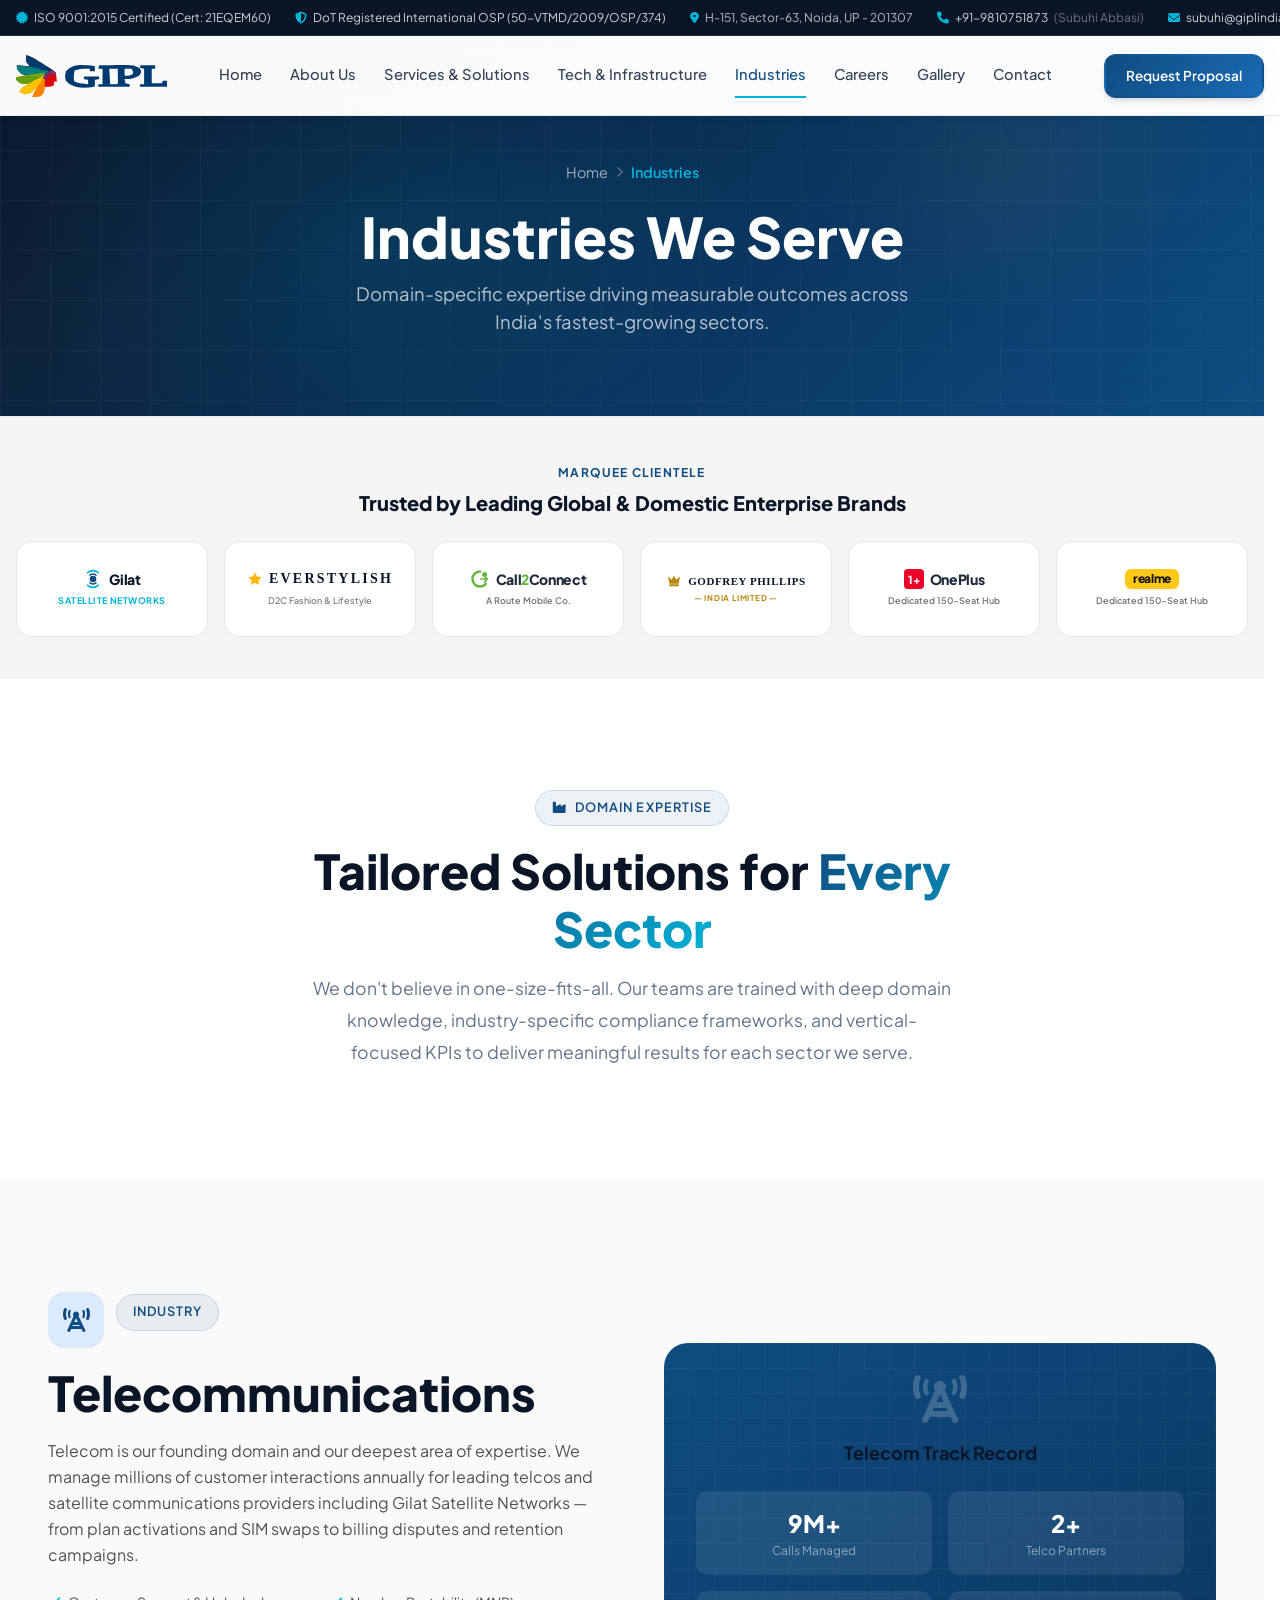
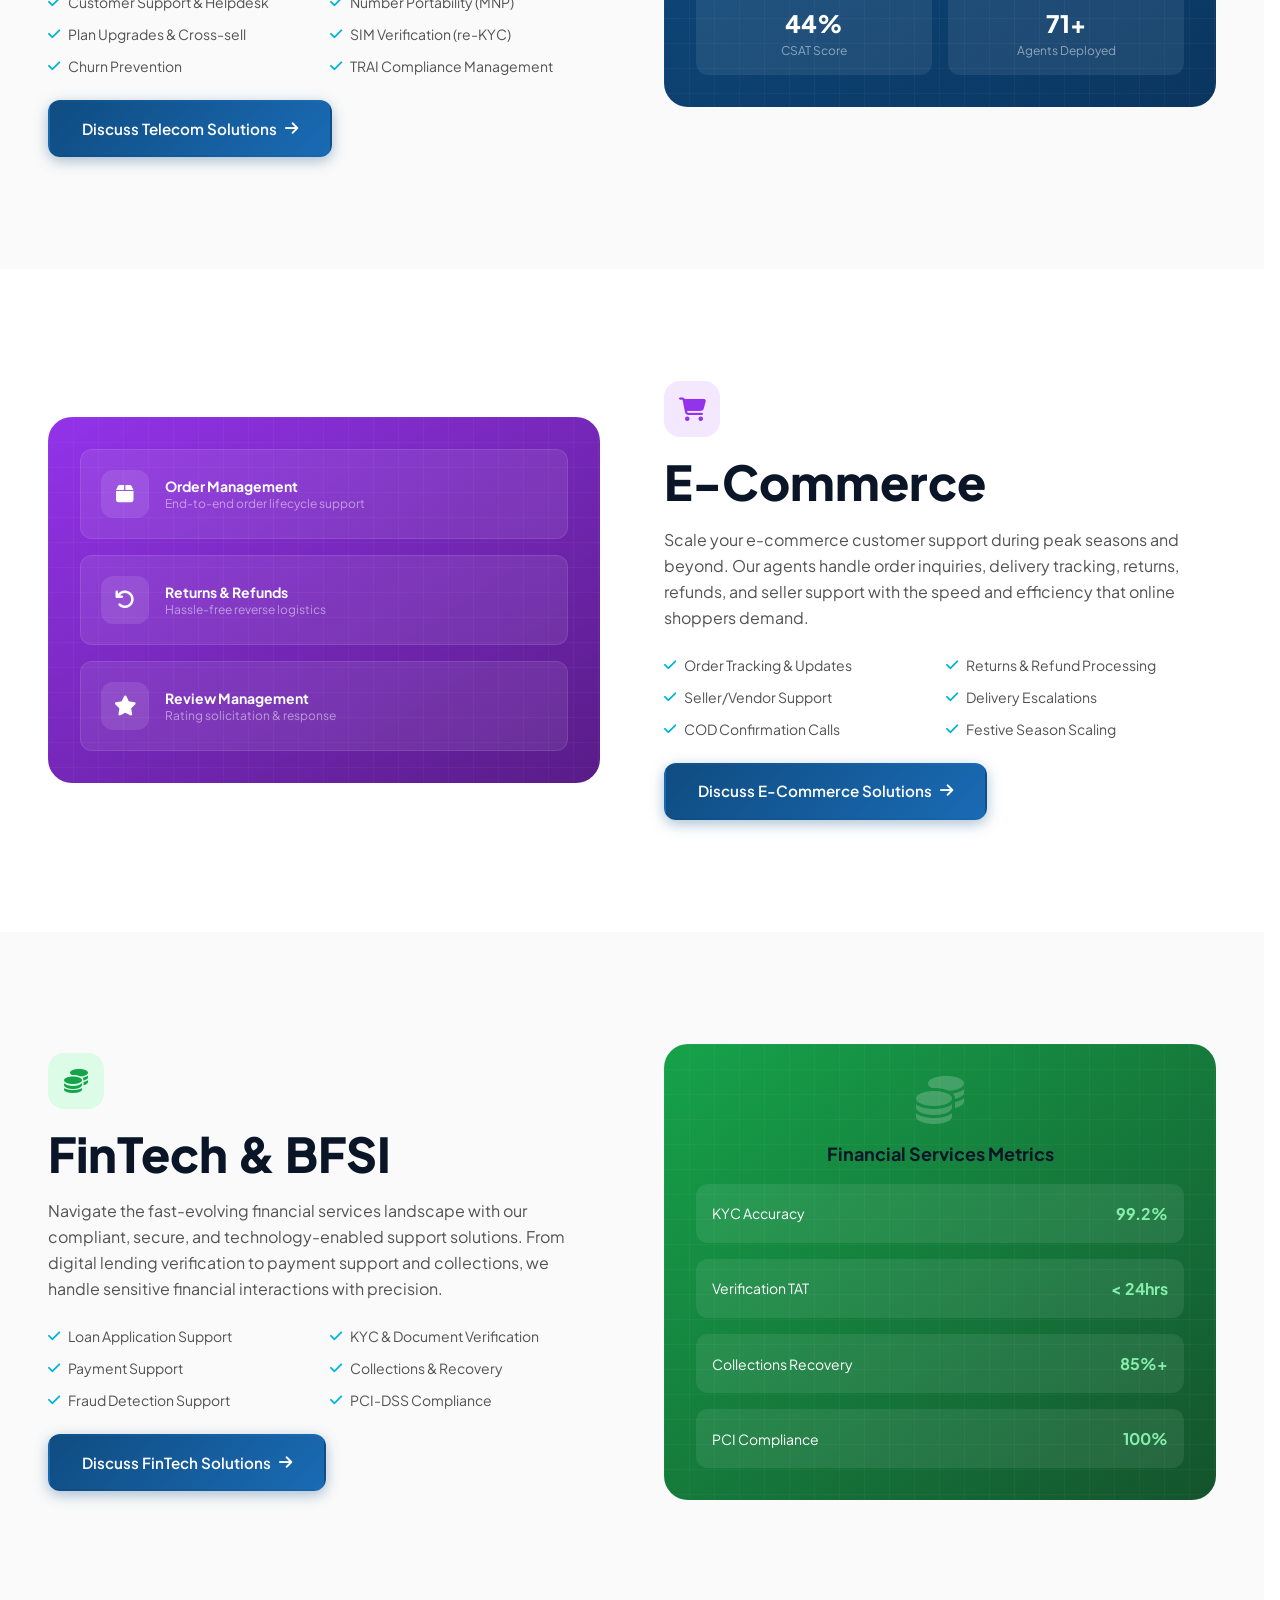
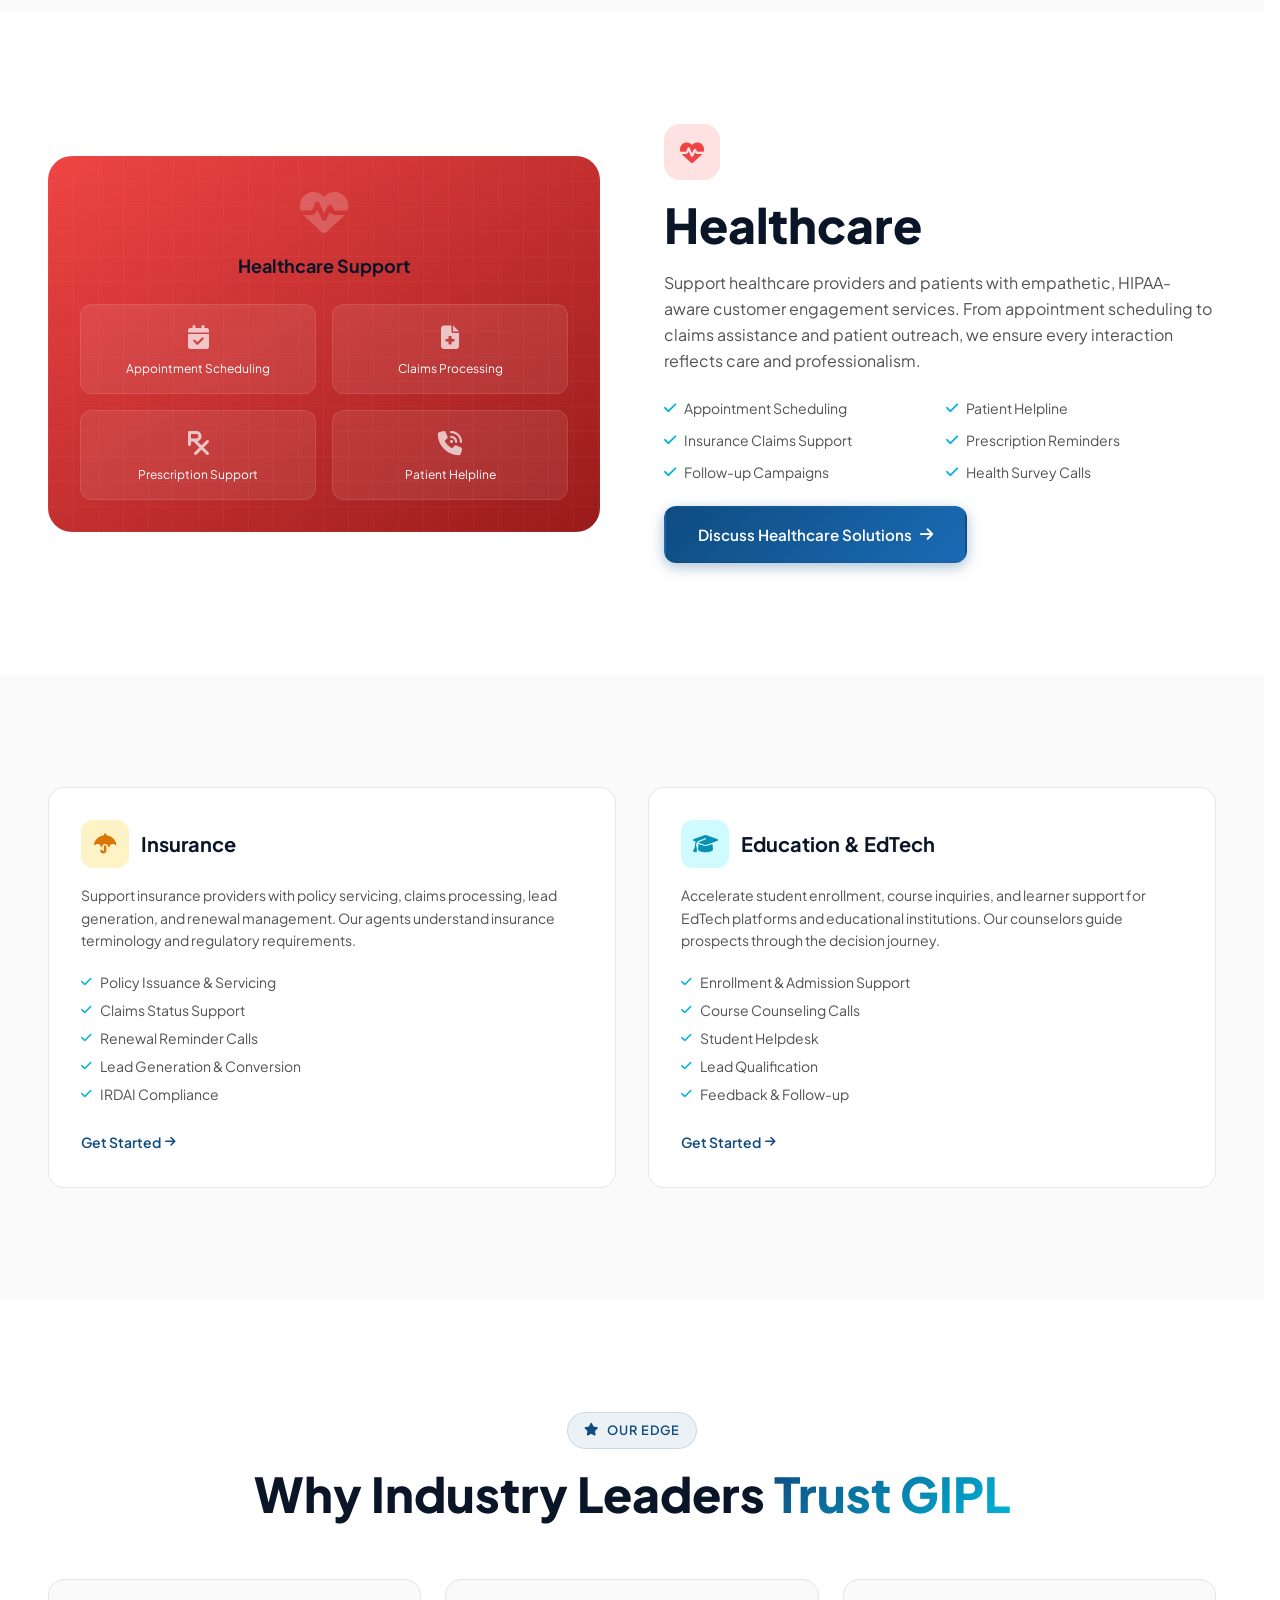
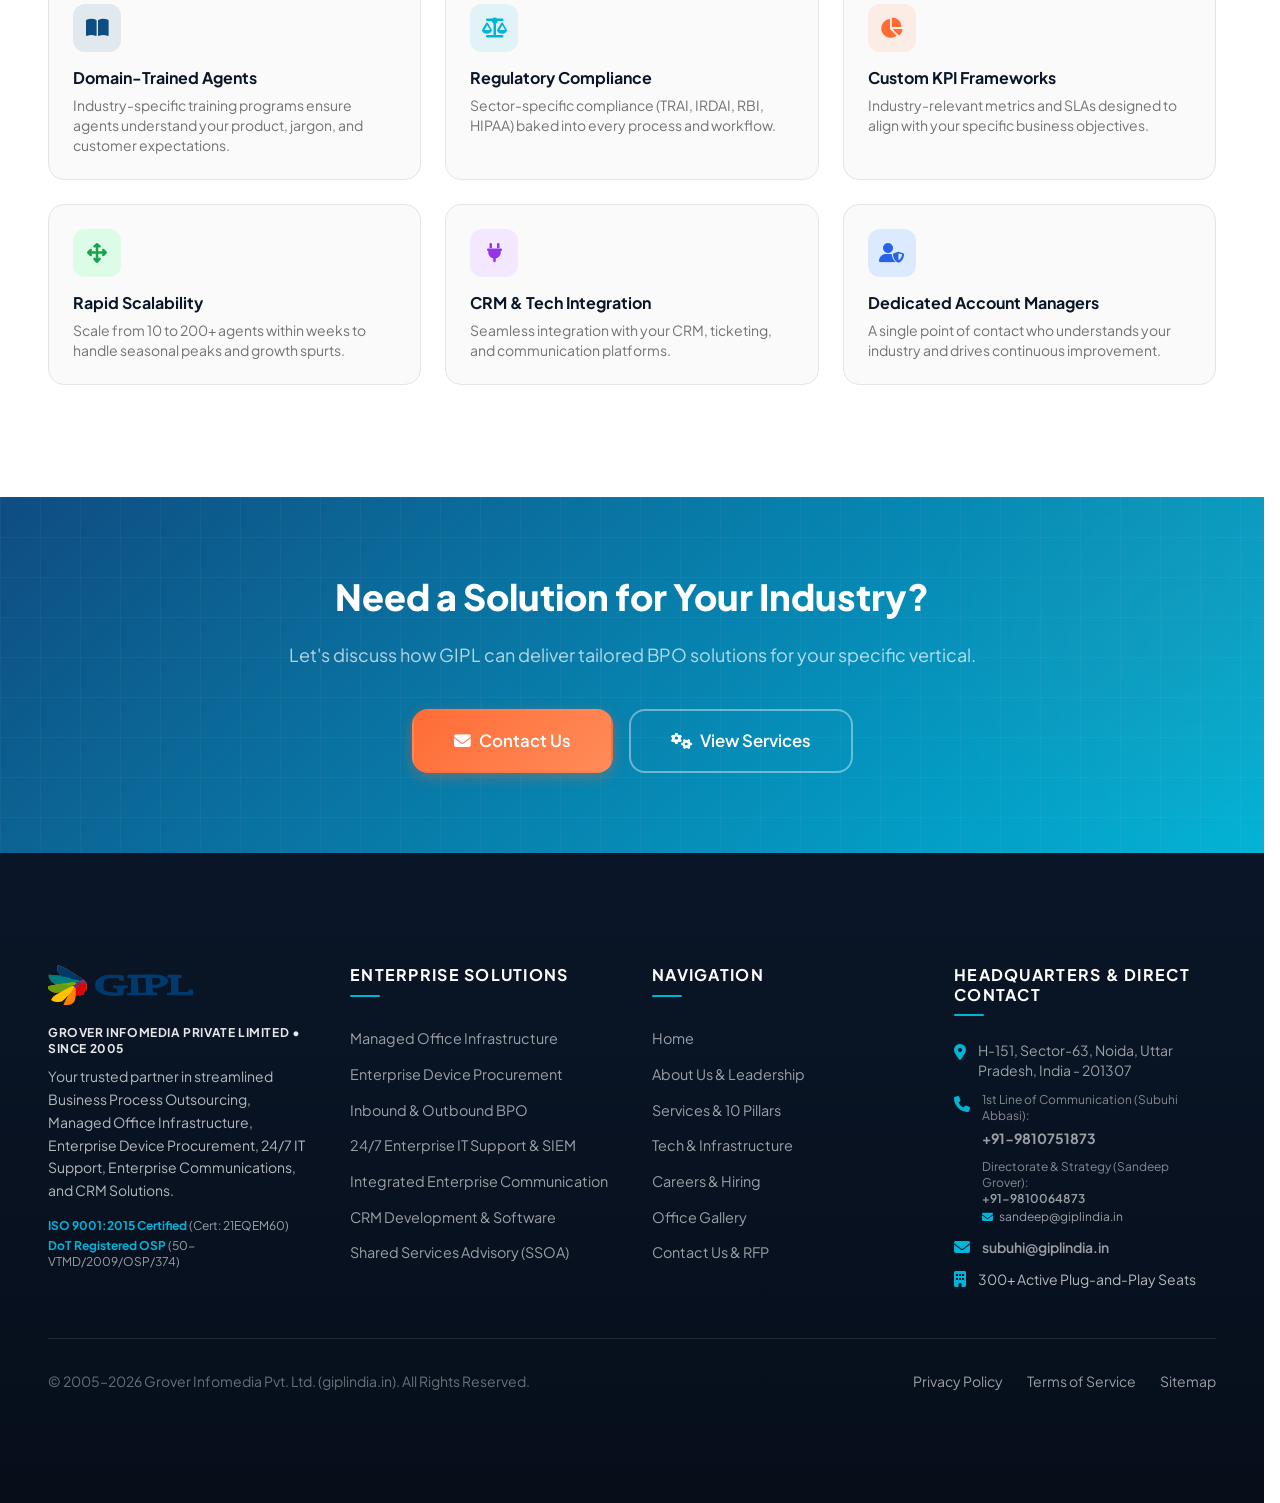
<file: industries.html>
<!DOCTYPE html>
<html lang="en">

<head>
  <meta charset="UTF-8">
  <meta name="viewport" content="width=device-width, initial-scale=1.0">
  <title>Industries — GIPL India | Telecom, E-Commerce, FinTech, Healthcare BPO Solutions</title>
  <meta name="description"
    content="GIPL India serves telecom, e-commerce, fintech, healthcare, insurance, and education industries with domain-specific BPO and customer engagement solutions.">
  <meta name="keywords"
    content="BPO industries, telecom BPO, satellite BPO, Gilat Satellite Networks, e-commerce customer support, fintech outsourcing, healthcare BPO India, GIPL industries">

  <meta property="og:type" content="website">
  <meta property="og:url" content="https://www.giplindia.in/industries.html">
  <meta property="og:title" content="Industries We Serve — GIPL India">
  <meta property="og:description"
    content="Domain-specific BPO solutions for telecom, e-commerce, fintech, healthcare, insurance, and education sectors.">
  <meta property="og:site_name" content="GIPL India">
  <meta name="twitter:card" content="summary_large_image">
  <link rel="canonical" href="https://www.giplindia.in/industries.html">
  <meta property="og:image" content="https://www.giplindia.in/asset/logo.svg">

  <link rel="icon" type="image/svg+xml" href="asset/favicon.svg">

  <link rel="preconnect" href="https://fonts.googleapis.com">
  <link rel="preconnect" href="https://fonts.gstatic.com" crossorigin>
  <link href="https://fonts.googleapis.com/css2?family=Plus+Jakarta+Sans:wght@300;400;500;600;700;800&display=swap"
    rel="stylesheet">
  <link rel="stylesheet" href="https://cdnjs.cloudflare.com/ajax/libs/font-awesome/6.5.1/css/all.min.css">

  <!-- Tailwind CSS -->
  <link rel="stylesheet" href="tailwind.min.css">
  <link rel="stylesheet" href="styles.css">
</head>

<body class="font-body page-inner">

  <!-- ==================== SITE HEADER ==================== -->
  <header id="site-header" class="site-header fixed top-0 left-0 right-0 z-50">
    <!-- Top Enterprise Utility Bar -->
    <div class="top-utility-bar bg-dark border-b border-white/10 text-white/80 text-xs py-2.5 hidden md:block">
      <div class="container-custom max-w-7xl mx-auto px-4 flex items-center justify-between">
        <div class="flex items-center gap-6">
          <span class="flex items-center gap-1.5 whitespace-nowrap"><i class="fas fa-certificate text-secondary"></i>
            ISO 9001:2015 Certified (Cert: 21EQEM60)</span>
          <span class="flex items-center gap-1.5 whitespace-nowrap"><i class="fas fa-shield-halved text-secondary"></i>
            DoT Registered International OSP (50-VTMD/2009/OSP/374)</span>
          <a href="https://maps.app.goo.gl/KAawsqjsAnJwsYy49" target="_blank" rel="noopener noreferrer"
            class="flex items-center gap-1.5 text-white/70 hover:text-white transition-colors whitespace-nowrap">
            <i class="fas fa-location-dot text-secondary"></i> H-151, Sector-63, Noida, UP - 201307
          </a>
        </div>
        <div class="flex items-center gap-6 ml-6 shrink-0">
          <a href="tel:+919810751873"
            class="hover:text-secondary flex items-center gap-1.5 transition-colors whitespace-nowrap">
            <i class="fas fa-phone text-secondary"></i> +91-9810751873 <span class="text-white/40">(Subuhi
              Abbasi)</span>
          </a>
          <a href="mailto:subuhi@giplindia.in"
            class="hover:text-secondary flex items-center gap-1.5 transition-colors whitespace-nowrap">
            <i class="fas fa-envelope text-secondary"></i> subuhi@giplindia.in
          </a>
        </div>
      </div>
    </div>

    <!-- Navigation -->
    <nav id="navbar" aria-label="Main navigation" class="transition-all duration-300">
      <div class="container-custom max-w-7xl mx-auto px-4 flex items-center justify-between h-20">
        <!-- Logo -->
        <a href="index.html" class="flex items-center gap-3 z-10 shrink-0" aria-label="GIPL India Home">
          <img src="asset/logo.svg" alt="GIPL India Logo"
            class="nav-logo-img logo-dark h-10 sm:h-11 w-auto object-contain shrink-0">
        </a>

        <!-- Desktop Links -->
        <div class="hidden lg:flex items-center gap-6 xl:gap-7">
          <a href="index.html"
            class="nav-link text-neutral-700 whitespace-nowrap border-b-2 border-transparent">Home</a>
          <a href="about.html" class="nav-link text-neutral-700 whitespace-nowrap border-b-2 border-transparent">About
            Us</a>
          <a href="services.html"
            class="nav-link text-neutral-700 whitespace-nowrap border-b-2 border-transparent">Services & Solutions</a>
          <a href="infrastructure.html"
            class="nav-link text-neutral-700 whitespace-nowrap border-b-2 border-transparent">Tech & Infrastructure</a>
          <a href="industries.html"
            class="nav-link text-neutral-700 whitespace-nowrap active border-b-2 border-secondary font-bold text-primary">Industries</a>
          <a href="careers.html"
            class="nav-link text-neutral-700 whitespace-nowrap border-b-2 border-transparent">Careers</a>
          <a href="gallery.html"
            class="nav-link text-neutral-700 whitespace-nowrap border-b-2 border-transparent">Gallery</a>
          <a href="contact.html"
            class="nav-link text-neutral-700 whitespace-nowrap border-b-2 border-transparent">Contact</a>
        </div>

        <!-- CTA + Hamburger -->
        <div class="flex items-center gap-4 z-10 shrink-0">
          <a href="contact.html"
            class="nav-cta hidden md:inline-flex btn btn-sm bg-primary text-white hover:bg-primary-dark rounded-lg shadow-md whitespace-nowrap">
            Request Proposal
          </a>
          <button id="menu-toggle" class="lg:hidden text-neutral-700 text-2xl focus:outline-none"
            aria-label="Open menu">
            <i class="fas fa-bars"></i>
          </button>
        </div>
      </div>
    </nav>
  </header>

  <!-- Mobile Menu -->
  <div id="mobile-menu">
    <div class="menu-overlay"></div>
    <div class="menu-panel">
      <div class="flex items-center justify-between mb-8">
        <a href="index.html" class="flex items-center gap-2">
          <img src="asset/logo.svg" alt="GIPL India" class="h-9 w-auto object-contain">
        </a>
        <button id="menu-close" class="text-neutral-500 text-2xl" aria-label="Close menu">
          <i class="fas fa-times"></i>
        </button>
      </div>
      <nav aria-label="Mobile navigation">
        <a href="index.html" class="mobile-nav-link">Home</a>
        <a href="about.html" class="mobile-nav-link">About Us</a>
        <a href="services.html" class="mobile-nav-link">Services & Solutions</a>
        <a href="infrastructure.html" class="mobile-nav-link">Tech & Infrastructure</a>
        <a href="industries.html" class="mobile-nav-link active">Industries</a>
        <a href="careers.html" class="mobile-nav-link">Careers</a>
        <a href="gallery.html" class="mobile-nav-link">Gallery</a>
        <a href="contact.html" class="mobile-nav-link">Contact</a>
      </nav>
      <div class="mt-8">
        <a href="contact.html" class="btn btn-primary w-full">Request Proposal</a>
      </div>
    </div>
  </div>

  <!-- ==================== PAGE HEADER ==================== -->
  <section class="page-header">
    <div class="hero-grid-bg"></div>
    <div class="hero-blob" style="width:400px;height:400px;background:rgba(0,180,216,0.12);top:-15%;right:-8%;"></div>
    <div class="hero-blob"
      style="width:250px;height:250px;background:rgba(255,107,53,0.08);bottom:-10%;left:-5%;animation-delay:3s;"></div>

    <div class="container-custom relative z-10 text-center">
      <div class="breadcrumb justify-center">
        <a href="index.html">Home</a>
        <i class="fas fa-chevron-right text-xs"></i>
        <span>Industries</span>
      </div>
      <h1 class="text-3xl sm:text-4xl md:text-5xl font-extrabold text-white mb-4">Industries We Serve</h1>
      <p class="text-white/80 max-w-2xl mx-auto text-base sm:text-lg">Domain-specific expertise driving measurable
        outcomes across India's fastest-growing sectors.</p>
    </div>
  </section>

  <!-- ==================== MARQUEE CLIENTELE SHOWCASE ==================== -->
  <section class="py-10 bg-neutral-100 border-y border-neutral-200/80" id="clientele">
    <div class="container-custom">
      <div class="text-center mb-6">
        <span class="text-xs font-bold uppercase tracking-widest text-primary">MARQUEE CLIENTELE</span>
        <h2 class="text-lg sm:text-xl font-extrabold text-dark mt-1">Trusted by Leading Global & Domestic Enterprise
          Brands</h2>
      </div>

      <!-- 6 Marquee Client Vector Cards Grid -->
      <div class="grid grid-cols-2 sm:grid-cols-3 lg:grid-cols-6 gap-4">

        <!-- 1. Gilat Satellite Networks -->
        <div
          class="h-24 px-4 py-3 bg-white rounded-2xl border border-neutral-200/90 hover:border-primary/50 hover:shadow-lg hover:-translate-y-1 transition-all duration-300 flex flex-col items-center justify-center text-center group"
          title="Gilat Satellite Networks" aria-label="Gilat Satellite Networks">
          <div class="flex items-center gap-1.5 mb-1">
            <svg class="w-5 h-5 text-[#0F4C81] group-hover:text-[#00B4D8] transition-colors shrink-0"
              viewBox="0 0 24 24" fill="none" stroke="currentColor" stroke-width="2" aria-hidden="true">
              <circle cx="12" cy="12" r="3" fill="#0F4C81" />
              <path d="M4.93 4.93a10 10 0 0 1 14.14 0" stroke="#00B4D8" />
              <path d="M7.76 7.76a6 6 0 0 1 8.48 0" stroke="#0F4C81" />
              <path d="M19.07 19.07a10 10 0 0 1-14.14 0" stroke="#00B4D8" />
              <path d="M16.24 16.24a6 6 0 0 1-8.48 0" stroke="#0F4C81" />
            </svg>
            <span class="font-extrabold text-sm tracking-tight text-[#0A1628]">Gilat</span>
          </div>
          <span class="text-[9px] font-bold uppercase tracking-wider text-[#00B4D8]">Satellite Networks</span>
        </div>

        <!-- 2. Everstylish -->
        <div
          class="h-24 px-4 py-3 bg-white rounded-2xl border border-neutral-200/90 hover:border-primary/50 hover:shadow-lg hover:-translate-y-1 transition-all duration-300 flex flex-col items-center justify-center text-center group">
          <div class="flex items-center gap-1.5 mb-1">
            <svg class="w-4 h-4 text-[#FFB703] fill-current shrink-0" viewBox="0 0 24 24">
              <path
                d="M12 2L15.09 8.26L22 9.27L17 14.14L18.18 21.02L12 17.77L5.82 21.02L7 14.14L2 9.27L8.91 8.26L12 2Z" />
            </svg>
            <span class="font-serif font-black text-xs sm:text-sm tracking-[0.16em] text-[#0A1628]">EVERSTYLISH</span>
          </div>
          <span class="text-[9px] font-medium text-neutral-500">D2C Fashion & Lifestyle</span>
        </div>

        <!-- 3. Call2Connect (Route Mobile) -->
        <div
          class="h-24 px-4 py-3 bg-white rounded-2xl border border-neutral-200/90 hover:border-primary/50 hover:shadow-lg hover:-translate-y-1 transition-all duration-300 flex flex-col items-center justify-center text-center group">
          <div class="flex items-center gap-1.5 mb-1">
            <svg class="w-5 h-5 shrink-0" viewBox="0 0 24 24" fill="none">
              <path d="M12 3C7.03 3 3 7.03 3 12C3 16.97 7.03 21 12 21C14.83 21 17.36 19.69 19 17.65" stroke="#65B741"
                stroke-width="3" stroke-linecap="round" />
              <circle cx="17.5" cy="6.5" r="3" fill="#65B741" />
              <path d="M13 12H21M21 12L17.5 8.5M21 12L17.5 15.5" stroke="#65B741" stroke-width="2"
                stroke-linecap="round" stroke-linejoin="round" />
            </svg>
            <span class="font-extrabold text-xs sm:text-sm tracking-tight text-[#1E293B]">Call<span
                class="text-[#65B741]">2</span>Connect</span>
          </div>
          <span class="text-[9px] font-semibold text-neutral-500">A Route Mobile Co.</span>
        </div>

        <!-- 4. Godfrey Phillips India (GPI) -->
        <div
          class="h-24 px-4 py-3 bg-white rounded-2xl border border-neutral-200/90 hover:border-primary/50 hover:shadow-lg hover:-translate-y-1 transition-all duration-300 flex flex-col items-center justify-center text-center group">
          <div class="flex items-center gap-1.5 mb-0.5">
            <svg class="w-4 h-4 text-[#B8860B] fill-current shrink-0" viewBox="0 0 24 24">
              <path
                d="M5 16L3 5L8.5 10L12 4L15.5 10L21 5L19 16H5M19 19C19 19.6 18.6 20 18 20H6C5.4 20 5 19.6 5 19V17H19V19Z" />
            </svg>
            <span class="font-serif font-extrabold text-[11px] tracking-wider text-[#0A1628]">GODFREY PHILLIPS</span>
          </div>
          <span class="text-[8px] font-bold uppercase tracking-widest text-[#B8860B]">— INDIA LIMITED —</span>
        </div>

        <!-- 5. OnePlus -->
        <div
          class="h-24 px-4 py-3 bg-white rounded-2xl border border-neutral-200/90 hover:border-primary/50 hover:shadow-lg hover:-translate-y-1 transition-all duration-300 flex flex-col items-center justify-center text-center group">
          <div class="flex items-center gap-1.5 mb-1">
            <div
              class="w-5 h-5 bg-[#EB0029] rounded flex items-center justify-center text-white text-[11px] font-black leading-none shadow-sm shrink-0">
              1+
            </div>
            <span class="font-extrabold text-sm tracking-tight text-[#1E293B]">OnePlus</span>
          </div>
          <span class="text-[9px] font-semibold text-neutral-500">Dedicated 150-Seat Hub</span>
        </div>

        <!-- 6. realme -->
        <div
          class="h-24 px-4 py-3 bg-white rounded-2xl border border-neutral-200/90 hover:border-primary/50 hover:shadow-lg hover:-translate-y-1 transition-all duration-300 flex flex-col items-center justify-center text-center group">
          <div class="flex items-center gap-1.5 mb-1">
            <div
              class="bg-[#FFC915] text-[#111] px-2 py-0.5 rounded-md font-black text-xs lowercase tracking-tight shadow-sm">
              realme
            </div>
          </div>
          <span class="text-[9px] font-semibold text-neutral-500">Dedicated 150-Seat Hub</span>
        </div>

      </div>
    </div>
  </section>

  <!-- ==================== INTRO ==================== -->
  <section class="section-padding bg-white">
    <div class="container-custom">
      <div class="max-w-3xl mx-auto text-center animate-on-scroll">
        <span class="section-badge section-badge-primary"><i class="fas fa-industry"></i> Domain Expertise</span>
        <h2 class="section-title">Tailored Solutions for <span class="gradient-text">Every Sector</span></h2>
        <p class="section-subtitle mx-auto">
          We don't believe in one-size-fits-all. Our teams are trained with deep domain knowledge,
          industry-specific compliance frameworks, and vertical-focused KPIs to deliver meaningful
          results for each sector we serve.
        </p>
      </div>
    </div>
  </section>

  <!-- ==================== TELECOM ==================== -->
  <section class="section-padding bg-neutral-50" id="telecom">
    <div class="container-custom">
      <div class="grid lg:grid-cols-2 gap-16 items-center">
        <div class="animate-on-scroll">
          <div class="flex items-center gap-3 mb-4">
            <div class="w-14 h-14 rounded-2xl bg-blue-100 flex items-center justify-center"><i
                class="fas fa-tower-cell text-primary text-2xl"></i></div>
            <div><span class="section-badge section-badge-primary mb-0">Industry</span></div>
          </div>
          <h2 class="section-title">Telecommunications</h2>
          <p class="text-neutral-600 leading-relaxed mb-6">
            Telecom is our founding domain and our deepest area of expertise. We manage millions of
            customer interactions annually for leading telcos and satellite communications providers including Gilat Satellite Networks — from plan activations and SIM
            swaps to billing disputes and retention campaigns.
          </p>
          <div class="grid sm:grid-cols-2 gap-3 mb-6">
            <div class="flex items-center gap-2 text-sm text-neutral-600"><i class="fas fa-check text-secondary"></i>
              Customer Support & Helpdesk</div>
            <div class="flex items-center gap-2 text-sm text-neutral-600"><i class="fas fa-check text-secondary"></i>
              Number Portability (MNP)</div>
            <div class="flex items-center gap-2 text-sm text-neutral-600"><i class="fas fa-check text-secondary"></i>
              Plan Upgrades & Cross-sell</div>
            <div class="flex items-center gap-2 text-sm text-neutral-600"><i class="fas fa-check text-secondary"></i>
              SIM Verification (re-KYC)</div>
            <div class="flex items-center gap-2 text-sm text-neutral-600"><i class="fas fa-check text-secondary"></i>
              Churn Prevention</div>
            <div class="flex items-center gap-2 text-sm text-neutral-600"><i class="fas fa-check text-secondary"></i>
              TRAI Compliance Management</div>
          </div>
          <a href="contact.html" class="btn btn-primary">Discuss Telecom Solutions <i
              class="fas fa-arrow-right"></i></a>
        </div>
        <div class="animate-on-scroll animate-delay-200">
          <div
            class="bg-gradient-to-br from-primary to-primary-dark rounded-3xl p-8 text-white relative overflow-hidden">
            <div class="hero-grid-bg" style="background-size:25px 25px;"></div>
            <div class="relative z-10 text-center">
              <i class="fas fa-tower-cell text-5xl mb-4 opacity-20"></i>
              <h4 class="font-bold text-lg mb-6">Telecom Track Record</h4>
              <div class="grid grid-cols-2 gap-4">
                <div class="bg-white/[0.08] rounded-xl p-4">
                  <div class="text-2xl font-extrabold" data-counter="20" data-suffix="M+">0</div>
                  <div class="text-white/50 text-xs mt-1">Calls Managed</div>
                </div>
                <div class="bg-white/[0.08] rounded-xl p-4">
                  <div class="text-2xl font-extrabold" data-counter="5" data-suffix="+">0</div>
                  <div class="text-white/50 text-xs mt-1">Telco Partners</div>
                </div>
                <div class="bg-white/[0.08] rounded-xl p-4">
                  <div class="text-2xl font-extrabold" data-counter="94" data-suffix="%">0</div>
                  <div class="text-white/50 text-xs mt-1">CSAT Score</div>
                </div>
                <div class="bg-white/[0.08] rounded-xl p-4">
                  <div class="text-2xl font-extrabold" data-counter="150" data-suffix="+">0</div>
                  <div class="text-white/50 text-xs mt-1">Agents Deployed</div>
                </div>
              </div>
            </div>
          </div>
        </div>
      </div>
    </div>
  </section>

  <!-- ==================== E-COMMERCE ==================== -->
  <section class="section-padding bg-white" id="ecommerce">
    <div class="container-custom">
      <div class="grid lg:grid-cols-2 gap-16 items-center">
        <div class="animate-on-scroll order-2 lg:order-1">
          <div
            class="bg-gradient-to-br from-purple-600 to-purple-900 rounded-3xl p-8 text-white relative overflow-hidden">
            <div class="hero-grid-bg" style="background-size:25px 25px;"></div>
            <div class="relative z-10">
              <div class="grid grid-cols-1 gap-4">
                <div class="bg-white/[0.08] rounded-xl p-5 flex items-center gap-4 border border-white/10">
                  <div class="w-12 h-12 rounded-xl bg-white/10 flex items-center justify-center flex-shrink-0"><i
                      class="fas fa-box text-xl"></i></div>
                  <div>
                    <div class="font-bold text-sm">Order Management</div>
                    <div class="text-white/50 text-xs">End-to-end order lifecycle support</div>
                  </div>
                </div>
                <div class="bg-white/[0.08] rounded-xl p-5 flex items-center gap-4 border border-white/10">
                  <div class="w-12 h-12 rounded-xl bg-white/10 flex items-center justify-center flex-shrink-0"><i
                      class="fas fa-undo text-xl"></i></div>
                  <div>
                    <div class="font-bold text-sm">Returns & Refunds</div>
                    <div class="text-white/50 text-xs">Hassle-free reverse logistics</div>
                  </div>
                </div>
                <div class="bg-white/[0.08] rounded-xl p-5 flex items-center gap-4 border border-white/10">
                  <div class="w-12 h-12 rounded-xl bg-white/10 flex items-center justify-center flex-shrink-0"><i
                      class="fas fa-star text-xl"></i></div>
                  <div>
                    <div class="font-bold text-sm">Review Management</div>
                    <div class="text-white/50 text-xs">Rating solicitation & response</div>
                  </div>
                </div>
              </div>
            </div>
          </div>
        </div>
        <div class="animate-on-scroll animate-delay-200 order-1 lg:order-2">
          <div class="flex items-center gap-3 mb-4">
            <div class="w-14 h-14 rounded-2xl bg-purple-100 flex items-center justify-center"><i
                class="fas fa-cart-shopping text-purple-600 text-2xl"></i></div>
          </div>
          <h2 class="section-title">E-Commerce</h2>
          <p class="text-neutral-600 leading-relaxed mb-6">
            Scale your e-commerce customer support during peak seasons and beyond. Our agents handle
            order inquiries, delivery tracking, returns, refunds, and seller support with the speed
            and efficiency that online shoppers demand.
          </p>
          <div class="grid sm:grid-cols-2 gap-3 mb-6">
            <div class="flex items-center gap-2 text-sm text-neutral-600"><i class="fas fa-check text-secondary"></i>
              Order Tracking & Updates</div>
            <div class="flex items-center gap-2 text-sm text-neutral-600"><i class="fas fa-check text-secondary"></i>
              Returns & Refund Processing</div>
            <div class="flex items-center gap-2 text-sm text-neutral-600"><i class="fas fa-check text-secondary"></i>
              Seller/Vendor Support</div>
            <div class="flex items-center gap-2 text-sm text-neutral-600"><i class="fas fa-check text-secondary"></i>
              Delivery Escalations</div>
            <div class="flex items-center gap-2 text-sm text-neutral-600"><i class="fas fa-check text-secondary"></i>
              COD Confirmation Calls</div>
            <div class="flex items-center gap-2 text-sm text-neutral-600"><i class="fas fa-check text-secondary"></i>
              Festive Season Scaling</div>
          </div>
          <a href="contact.html" class="btn btn-primary">Discuss E-Commerce Solutions <i
              class="fas fa-arrow-right"></i></a>
        </div>
      </div>
    </div>
  </section>

  <!-- ==================== FINTECH ==================== -->
  <section class="section-padding bg-neutral-50" id="fintech">
    <div class="container-custom">
      <div class="grid lg:grid-cols-2 gap-16 items-center">
        <div class="animate-on-scroll">
          <div class="flex items-center gap-3 mb-4">
            <div class="w-14 h-14 rounded-2xl bg-green-100 flex items-center justify-center"><i
                class="fas fa-coins text-green-600 text-2xl"></i></div>
          </div>
          <h2 class="section-title">FinTech & BFSI</h2>
          <p class="text-neutral-600 leading-relaxed mb-6">
            Navigate the fast-evolving financial services landscape with our compliant, secure, and
            technology-enabled support solutions. From digital lending verification to payment support
            and collections, we handle sensitive financial interactions with precision.
          </p>
          <div class="grid sm:grid-cols-2 gap-3 mb-6">
            <div class="flex items-center gap-2 text-sm text-neutral-600"><i class="fas fa-check text-secondary"></i>
              Loan Application Support</div>
            <div class="flex items-center gap-2 text-sm text-neutral-600"><i class="fas fa-check text-secondary"></i>
              KYC & Document Verification</div>
            <div class="flex items-center gap-2 text-sm text-neutral-600"><i class="fas fa-check text-secondary"></i>
              Payment Support</div>
            <div class="flex items-center gap-2 text-sm text-neutral-600"><i class="fas fa-check text-secondary"></i>
              Collections & Recovery</div>
            <div class="flex items-center gap-2 text-sm text-neutral-600"><i class="fas fa-check text-secondary"></i>
              Fraud Detection Support</div>
            <div class="flex items-center gap-2 text-sm text-neutral-600"><i class="fas fa-check text-secondary"></i>
              PCI-DSS Compliance</div>
          </div>
          <a href="contact.html" class="btn btn-primary">Discuss FinTech Solutions <i
              class="fas fa-arrow-right"></i></a>
        </div>
        <div class="animate-on-scroll animate-delay-200">
          <div
            class="bg-gradient-to-br from-green-600 to-green-900 rounded-3xl p-8 text-white relative overflow-hidden">
            <div class="hero-grid-bg" style="background-size:25px 25px;"></div>
            <div class="relative z-10 text-center">
              <i class="fas fa-coins text-5xl mb-4 opacity-20"></i>
              <h4 class="font-bold text-lg mb-4">Financial Services Metrics</h4>
              <div class="space-y-4">
                <div class="bg-white/[0.08] rounded-xl p-4 flex items-center justify-between"><span class="text-sm">KYC
                    Accuracy</span><span class="font-bold text-green-300">99.2%</span></div>
                <div class="bg-white/[0.08] rounded-xl p-4 flex items-center justify-between"><span
                    class="text-sm">Verification TAT</span><span class="font-bold text-green-300">&lt; 24hrs</span>
                </div>
                <div class="bg-white/[0.08] rounded-xl p-4 flex items-center justify-between"><span
                    class="text-sm">Collections Recovery</span><span class="font-bold text-green-300">85%+</span></div>
                <div class="bg-white/[0.08] rounded-xl p-4 flex items-center justify-between"><span class="text-sm">PCI
                    Compliance</span><span class="font-bold text-green-300">100%</span></div>
              </div>
            </div>
          </div>
        </div>
      </div>
    </div>
  </section>

  <!-- ==================== HEALTHCARE ==================== -->
  <section class="section-padding bg-white" id="healthcare">
    <div class="container-custom">
      <div class="grid lg:grid-cols-2 gap-16 items-center">
        <div class="animate-on-scroll order-2 lg:order-1">
          <div class="bg-gradient-to-br from-red-500 to-red-800 rounded-3xl p-8 text-white relative overflow-hidden">
            <div class="hero-grid-bg" style="background-size:25px 25px;"></div>
            <div class="relative z-10 text-center">
              <i class="fas fa-heart-pulse text-5xl mb-4 opacity-20"></i>
              <h4 class="font-bold text-lg mb-6">Healthcare Support</h4>
              <div class="grid grid-cols-2 gap-4">
                <div class="bg-white/[0.08] rounded-xl p-4 border border-white/10"><i
                    class="fas fa-calendar-check text-2xl mb-2 opacity-70"></i>
                  <div class="text-xs">Appointment Scheduling</div>
                </div>
                <div class="bg-white/[0.08] rounded-xl p-4 border border-white/10"><i
                    class="fas fa-file-medical text-2xl mb-2 opacity-70"></i>
                  <div class="text-xs">Claims Processing</div>
                </div>
                <div class="bg-white/[0.08] rounded-xl p-4 border border-white/10"><i
                    class="fas fa-prescription text-2xl mb-2 opacity-70"></i>
                  <div class="text-xs">Prescription Support</div>
                </div>
                <div class="bg-white/[0.08] rounded-xl p-4 border border-white/10"><i
                    class="fas fa-phone-volume text-2xl mb-2 opacity-70"></i>
                  <div class="text-xs">Patient Helpline</div>
                </div>
              </div>
            </div>
          </div>
        </div>
        <div class="animate-on-scroll animate-delay-200 order-1 lg:order-2">
          <div class="flex items-center gap-3 mb-4">
            <div class="w-14 h-14 rounded-2xl bg-red-100 flex items-center justify-center"><i
                class="fas fa-heart-pulse text-red-500 text-2xl"></i></div>
          </div>
          <h2 class="section-title">Healthcare</h2>
          <p class="text-neutral-600 leading-relaxed mb-6">
            Support healthcare providers and patients with empathetic, HIPAA-aware customer engagement
            services. From appointment scheduling to claims assistance and patient outreach, we ensure
            every interaction reflects care and professionalism.
          </p>
          <div class="grid sm:grid-cols-2 gap-3 mb-6">
            <div class="flex items-center gap-2 text-sm text-neutral-600"><i class="fas fa-check text-secondary"></i>
              Appointment Scheduling</div>
            <div class="flex items-center gap-2 text-sm text-neutral-600"><i class="fas fa-check text-secondary"></i>
              Patient Helpline</div>
            <div class="flex items-center gap-2 text-sm text-neutral-600"><i class="fas fa-check text-secondary"></i>
              Insurance Claims Support</div>
            <div class="flex items-center gap-2 text-sm text-neutral-600"><i class="fas fa-check text-secondary"></i>
              Prescription Reminders</div>
            <div class="flex items-center gap-2 text-sm text-neutral-600"><i class="fas fa-check text-secondary"></i>
              Follow-up Campaigns</div>
            <div class="flex items-center gap-2 text-sm text-neutral-600"><i class="fas fa-check text-secondary"></i>
              Health Survey Calls</div>
          </div>
          <a href="contact.html" class="btn btn-primary">Discuss Healthcare Solutions <i
              class="fas fa-arrow-right"></i></a>
        </div>
      </div>
    </div>
  </section>

  <!-- ==================== INSURANCE & EDTECH ==================== -->
  <section class="section-padding bg-neutral-50">
    <div class="container-custom">
      <div class="grid md:grid-cols-2 gap-8">
        <!-- Insurance -->
        <div class="card animate-on-scroll" id="insurance">
          <div class="flex items-center gap-3 mb-4">
            <div class="w-12 h-12 rounded-xl bg-amber-100 flex items-center justify-center"><i
                class="fas fa-umbrella text-amber-600 text-xl"></i></div>
            <h3 class="text-xl font-bold text-dark">Insurance</h3>
          </div>
          <p class="text-neutral-600 text-sm leading-relaxed mb-5">
            Support insurance providers with policy servicing, claims processing, lead generation,
            and renewal management. Our agents understand insurance terminology and regulatory requirements.
          </p>
          <div class="space-y-2 mb-6">
            <div class="flex items-center gap-2 text-sm text-neutral-600"><i
                class="fas fa-check text-secondary text-xs"></i> Policy Issuance & Servicing</div>
            <div class="flex items-center gap-2 text-sm text-neutral-600"><i
                class="fas fa-check text-secondary text-xs"></i> Claims Status Support</div>
            <div class="flex items-center gap-2 text-sm text-neutral-600"><i
                class="fas fa-check text-secondary text-xs"></i> Renewal Reminder Calls</div>
            <div class="flex items-center gap-2 text-sm text-neutral-600"><i
                class="fas fa-check text-secondary text-xs"></i> Lead Generation & Conversion</div>
            <div class="flex items-center gap-2 text-sm text-neutral-600"><i
                class="fas fa-check text-secondary text-xs"></i> IRDAI Compliance</div>
          </div>
          <a href="contact.html"
            class="text-primary font-semibold text-sm inline-flex items-center gap-1 hover:gap-2 transition-all">
            Get Started <i class="fas fa-arrow-right text-xs"></i>
          </a>
        </div>

        <!-- EdTech -->
        <div class="card animate-on-scroll animate-delay-200" id="edtech">
          <div class="flex items-center gap-3 mb-4">
            <div class="w-12 h-12 rounded-xl bg-cyan-100 flex items-center justify-center"><i
                class="fas fa-graduation-cap text-cyan-600 text-xl"></i></div>
            <h3 class="text-xl font-bold text-dark">Education & EdTech</h3>
          </div>
          <p class="text-neutral-600 text-sm leading-relaxed mb-5">
            Accelerate student enrollment, course inquiries, and learner support for EdTech platforms
            and educational institutions. Our counselors guide prospects through the decision journey.
          </p>
          <div class="space-y-2 mb-6">
            <div class="flex items-center gap-2 text-sm text-neutral-600"><i
                class="fas fa-check text-secondary text-xs"></i> Enrollment & Admission Support</div>
            <div class="flex items-center gap-2 text-sm text-neutral-600"><i
                class="fas fa-check text-secondary text-xs"></i> Course Counseling Calls</div>
            <div class="flex items-center gap-2 text-sm text-neutral-600"><i
                class="fas fa-check text-secondary text-xs"></i> Student Helpdesk</div>
            <div class="flex items-center gap-2 text-sm text-neutral-600"><i
                class="fas fa-check text-secondary text-xs"></i> Lead Qualification</div>
            <div class="flex items-center gap-2 text-sm text-neutral-600"><i
                class="fas fa-check text-secondary text-xs"></i> Feedback & Follow-up</div>
          </div>
          <a href="contact.html"
            class="text-primary font-semibold text-sm inline-flex items-center gap-1 hover:gap-2 transition-all">
            Get Started <i class="fas fa-arrow-right text-xs"></i>
          </a>
        </div>
      </div>
    </div>
  </section>

  <!-- ==================== WHY CHOOSE GIPL FOR YOUR INDUSTRY ==================== -->
  <section class="section-padding bg-white">
    <div class="container-custom">
      <div class="text-center mb-14 animate-on-scroll">
        <span class="section-badge section-badge-primary"><i class="fas fa-star"></i> Our Edge</span>
        <h2 class="section-title mx-auto">Why Industry Leaders <span class="gradient-text">Trust GIPL</span></h2>
      </div>

      <div class="grid sm:grid-cols-2 lg:grid-cols-3 gap-6">
        <div
          class="bg-neutral-50 rounded-2xl p-6 border border-neutral-200 hover:shadow-lg transition-all hover:-translate-y-1 animate-on-scroll">
          <div class="w-12 h-12 rounded-xl bg-primary/10 flex items-center justify-center mb-4"><i
              class="fas fa-book-open text-primary text-xl"></i></div>
          <h4 class="font-bold text-dark mb-2">Domain-Trained Agents</h4>
          <p class="text-neutral-500 text-sm">Industry-specific training programs ensure agents understand your product,
            jargon, and customer expectations.</p>
        </div>
        <div
          class="bg-neutral-50 rounded-2xl p-6 border border-neutral-200 hover:shadow-lg transition-all hover:-translate-y-1 animate-on-scroll animate-delay-100">
          <div class="w-12 h-12 rounded-xl bg-secondary/10 flex items-center justify-center mb-4"><i
              class="fas fa-scale-balanced text-secondary text-xl"></i></div>
          <h4 class="font-bold text-dark mb-2">Regulatory Compliance</h4>
          <p class="text-neutral-500 text-sm">Sector-specific compliance (TRAI, IRDAI, RBI, HIPAA) baked into every
            process and workflow.</p>
        </div>
        <div
          class="bg-neutral-50 rounded-2xl p-6 border border-neutral-200 hover:shadow-lg transition-all hover:-translate-y-1 animate-on-scroll animate-delay-200">
          <div class="w-12 h-12 rounded-xl bg-accent/10 flex items-center justify-center mb-4"><i
              class="fas fa-chart-pie text-accent text-xl"></i></div>
          <h4 class="font-bold text-dark mb-2">Custom KPI Frameworks</h4>
          <p class="text-neutral-500 text-sm">Industry-relevant metrics and SLAs designed to align with your specific
            business objectives.</p>
        </div>
        <div
          class="bg-neutral-50 rounded-2xl p-6 border border-neutral-200 hover:shadow-lg transition-all hover:-translate-y-1 animate-on-scroll animate-delay-100">
          <div class="w-12 h-12 rounded-xl bg-green-100 flex items-center justify-center mb-4"><i
              class="fas fa-arrows-up-down-left-right text-green-600 text-xl"></i></div>
          <h4 class="font-bold text-dark mb-2">Rapid Scalability</h4>
          <p class="text-neutral-500 text-sm">Scale from 10 to 200+ agents within weeks to handle seasonal peaks and
            growth spurts.</p>
        </div>
        <div
          class="bg-neutral-50 rounded-2xl p-6 border border-neutral-200 hover:shadow-lg transition-all hover:-translate-y-1 animate-on-scroll animate-delay-200">
          <div class="w-12 h-12 rounded-xl bg-purple-100 flex items-center justify-center mb-4"><i
              class="fas fa-plug text-purple-600 text-xl"></i></div>
          <h4 class="font-bold text-dark mb-2">CRM & Tech Integration</h4>
          <p class="text-neutral-500 text-sm">Seamless integration with your CRM, ticketing, and communication
            platforms.</p>
        </div>
        <div
          class="bg-neutral-50 rounded-2xl p-6 border border-neutral-200 hover:shadow-lg transition-all hover:-translate-y-1 animate-on-scroll animate-delay-300">
          <div class="w-12 h-12 rounded-xl bg-blue-100 flex items-center justify-center mb-4"><i
              class="fas fa-user-shield text-blue-600 text-xl"></i></div>
          <h4 class="font-bold text-dark mb-2">Dedicated Account Managers</h4>
          <p class="text-neutral-500 text-sm">A single point of contact who understands your industry and drives
            continuous improvement.</p>
        </div>
      </div>
    </div>
  </section>

  <!-- ==================== CTA ==================== -->
  <section class="relative py-20 overflow-hidden"
    style="background: linear-gradient(135deg, #0F4C81 0%, #00B4D8 100%);">
    <div class="hero-grid-bg" style="background-size:40px 40px;"></div>
    <div class="hero-blob" style="width:400px;height:400px;background:rgba(255,107,53,0.15);top:-20%;right:-10%;"></div>
    <div class="container-custom relative z-10 text-center">
      <div class="max-w-3xl mx-auto animate-on-scroll">
        <h2 class="text-3xl md:text-4xl font-extrabold text-white mb-6">Need a Solution for Your Industry?</h2>
        <p class="text-white/70 text-lg mb-10">Let's discuss how GIPL can deliver tailored BPO solutions for your
          specific vertical.</p>
        <div class="flex flex-wrap gap-4 justify-center">
          <a href="contact.html" class="btn btn-accent btn-lg"><i class="fas fa-envelope"></i> Contact Us</a>
          <a href="services.html" class="btn btn-outline btn-lg"><i class="fas fa-cogs"></i> View Services</a>
        </div>
      </div>
    </div>
  </section>

  <!-- ==================== FOOTER ==================== -->
  <footer class="footer">
    <div class="section-padding pb-8">
      <div class="container-custom max-w-7xl mx-auto px-4">
        <div class="grid sm:grid-cols-2 lg:grid-cols-4 gap-10 mb-12">
          <!-- Column 1: Company Summary -->
          <div>
            <a href="index.html" class="flex items-center gap-3 mb-5">
              <img src="asset/logo-white.svg" alt="GIPL India Logo" class="h-10 w-auto object-contain">
            </a>
            <h5 class="text-xs font-bold uppercase tracking-wider text-white/90 mb-2">GROVER INFOMEDIA PRIVATE LIMITED •
              SINCE 2005</h5>
            <p class="text-sm leading-relaxed mb-4 text-white/70">
              Your trusted partner in streamlined Business Process Outsourcing, Managed Office Infrastructure,
              Enterprise Device Procurement, 24/7 IT Support, Enterprise Communications, and CRM Solutions.
            </p>
            <div class="text-xs text-white/60 mb-5 space-y-1">
              <div><strong class="text-secondary">ISO 9001:2015 Certified</strong> (Cert: 21EQEM60)</div>
              <div><strong class="text-secondary">DoT Registered OSP</strong> (50-VTMD/2009/OSP/374)</div>
            </div>
          </div>

          <!-- Column 2: Enterprise Solutions Quick Links -->
          <div>
            <h4 class="footer-heading">Enterprise Solutions</h4>
            <a href="services.html#pillar-1" class="footer-link">Managed Office Infrastructure</a>
            <a href="services.html#pillar-2" class="footer-link">Enterprise Device Procurement</a>
            <a href="services.html#pillar-4" class="footer-link">Inbound & Outbound BPO</a>
            <a href="services.html#pillar-3" class="footer-link">24/7 Enterprise IT Support & SIEM</a>
            <a href="services.html#pillar-5" class="footer-link">Integrated Enterprise Communication</a>
            <a href="services.html#pillar-9" class="footer-link">CRM Development & Software</a>
            <a href="services.html#pillar-10" class="footer-link">Shared Services Advisory (SSOA)</a>
          </div>

          <!-- Column 3: Quick Navigation -->
          <div>
            <h4 class="footer-heading">Navigation</h4>
            <a href="index.html" class="footer-link">Home</a>
            <a href="about.html" class="footer-link">About Us & Leadership</a>
            <a href="services.html" class="footer-link">Services & 10 Pillars</a>
            <a href="infrastructure.html" class="footer-link">Tech & Infrastructure</a>
            <a href="careers.html" class="footer-link">Careers & Hiring</a>
            <a href="gallery.html" class="footer-link">Office Gallery</a>
            <a href="contact.html" class="footer-link">Contact Us & RFP</a>
          </div>

          <!-- Column 4: Corporate Headquarters & Direct Contact -->
          <div>
            <h4 class="footer-heading">Headquarters & Direct Contact</h4>
            <div class="space-y-3">
              <div class="flex items-start gap-3">
                <i class="fas fa-location-dot text-secondary mt-1 flex-shrink-0"></i>
                <a href="https://maps.app.goo.gl/KAawsqjsAnJwsYy49" target="_blank" rel="noopener noreferrer"
                  class="text-sm text-white/80 hover:text-white hover:underline transition-colors">
                  H-151, Sector-63, Noida, Uttar Pradesh, India - 201307
                </a>
              </div>
              <div class="flex items-start gap-3">
                <i class="fas fa-phone text-secondary mt-1 flex-shrink-0"></i>
                <div>
                  <div class="text-xs text-white/50">1st Line of Communication (Subuhi Abbasi):</div>
                  <a href="tel:+919810751873"
                    class="text-sm font-bold text-white hover:text-secondary">+91-9810751873</a>
                  <div class="text-xs text-white/50 mt-2">Directorate & Strategy (Sandeep Grover):</div>
                  <a href="tel:+919810064873"
                    class="text-xs text-white/80 hover:text-secondary block font-semibold">+91-9810064873</a>
                  <a href="mailto:sandeep@giplindia.in"
                    class="text-xs text-white/80 hover:text-secondary flex items-center gap-1.5 mt-0.5"><i
                      class="fas fa-envelope text-secondary text-[11px]"></i> sandeep@giplindia.in</a>
                </div>
              </div>
              <div class="flex items-center gap-3">
                <i class="fas fa-envelope text-secondary flex-shrink-0"></i>
                <a href="mailto:subuhi@giplindia.in"
                  class="text-sm hover:text-secondary font-semibold">subuhi@giplindia.in</a>
              </div>
              <div class="flex items-center gap-3">
                <i class="fas fa-building text-secondary flex-shrink-0"></i>
                <span class="text-sm">300+ Active Plug-and-Play Seats</span>
              </div>
            </div>
          </div>
        </div>

        <!-- Bottom Bar -->
        <div class="border-t border-white/10 pt-8 flex flex-col md:flex-row items-center justify-between gap-4">
          <p class="text-sm text-white/40">
            &copy; 2005–2026 Grover Infomedia Pvt. Ltd. (giplindia.in). All Rights Reserved.
          </p>
          <div class="flex gap-6 text-sm text-white/40">
            <a href="privacy-policy.html" class="hover:text-white/70">Privacy Policy</a>
            <a href="terms-and-conditions.html" class="hover:text-white/70">Terms of Service</a>
            <a href="sitemap.xml" class="hover:text-white/70">Sitemap</a>
          </div>
        </div>
      </div>
    </div>
  </footer>

  <button id="back-to-top" aria-label="Back to top"><i class="fas fa-arrow-up"></i></button>
  <script src="main.js"></script>
</body>

</html>
</file>
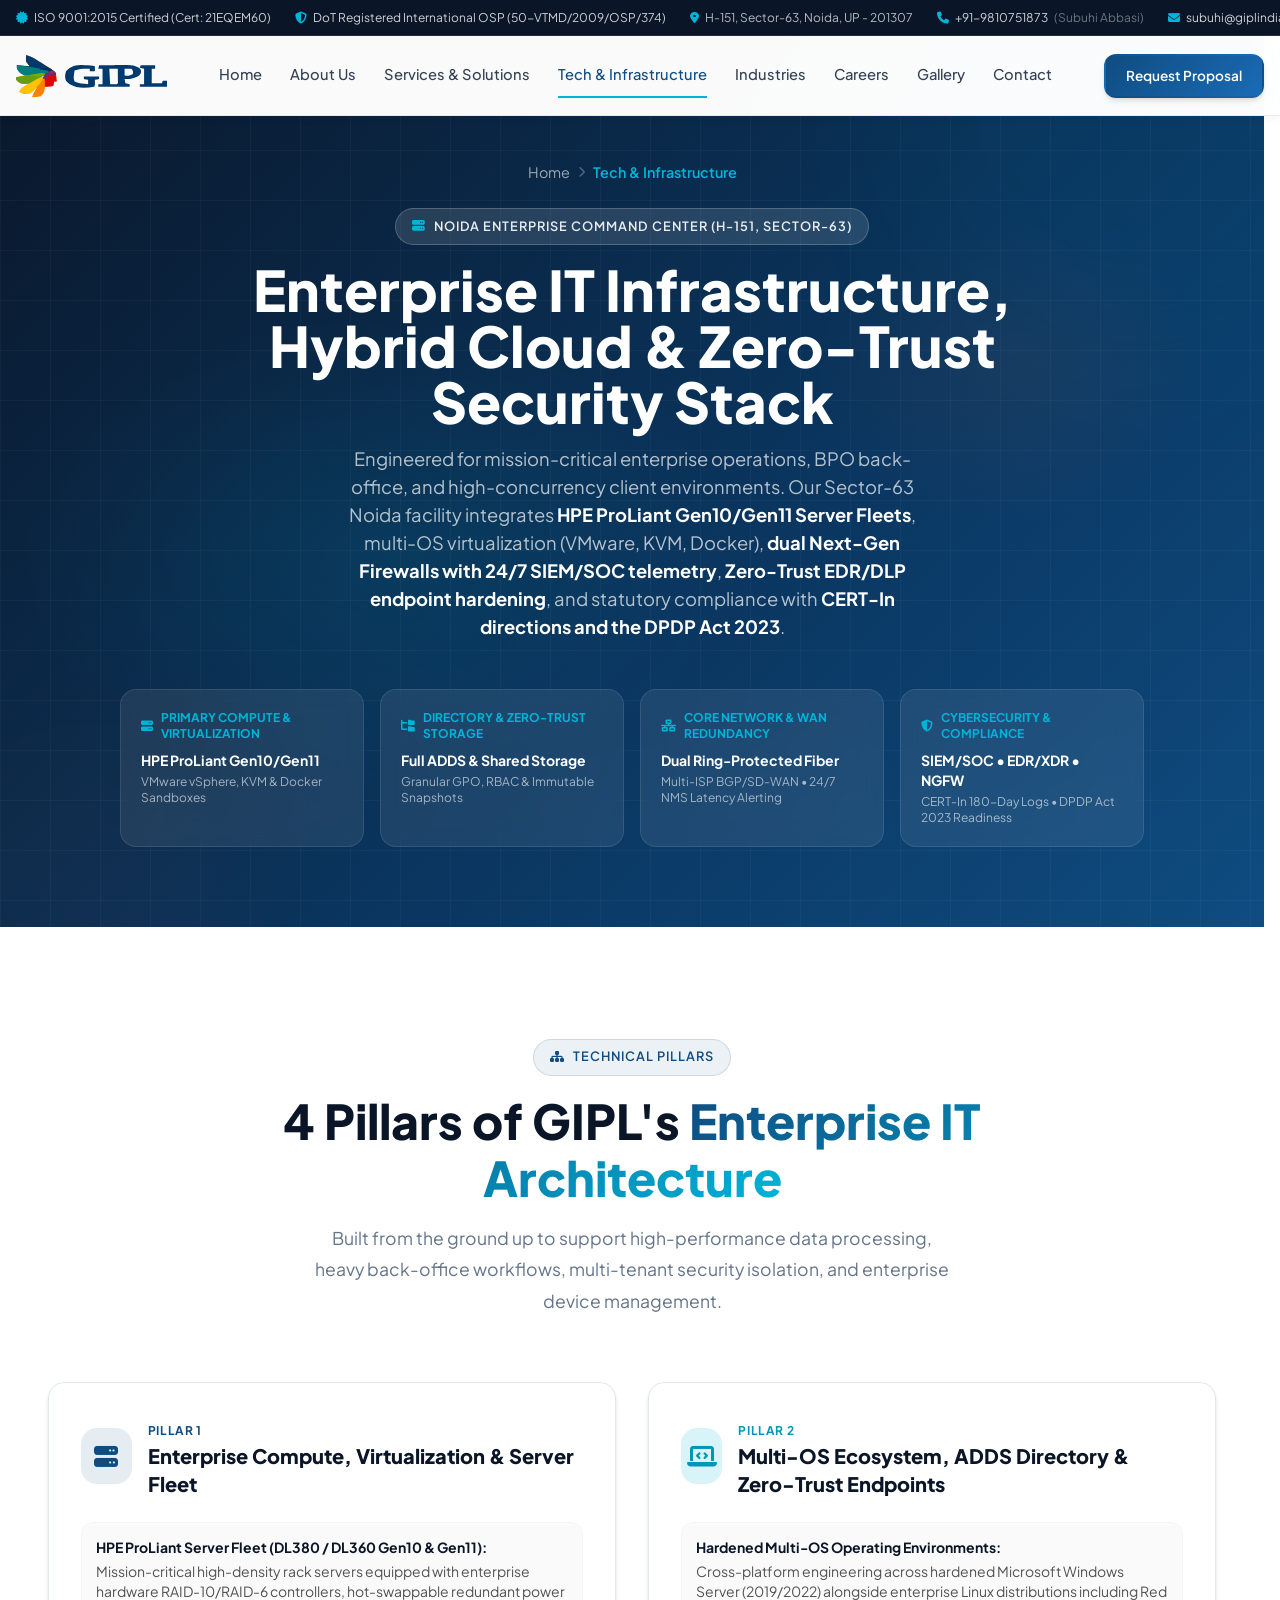
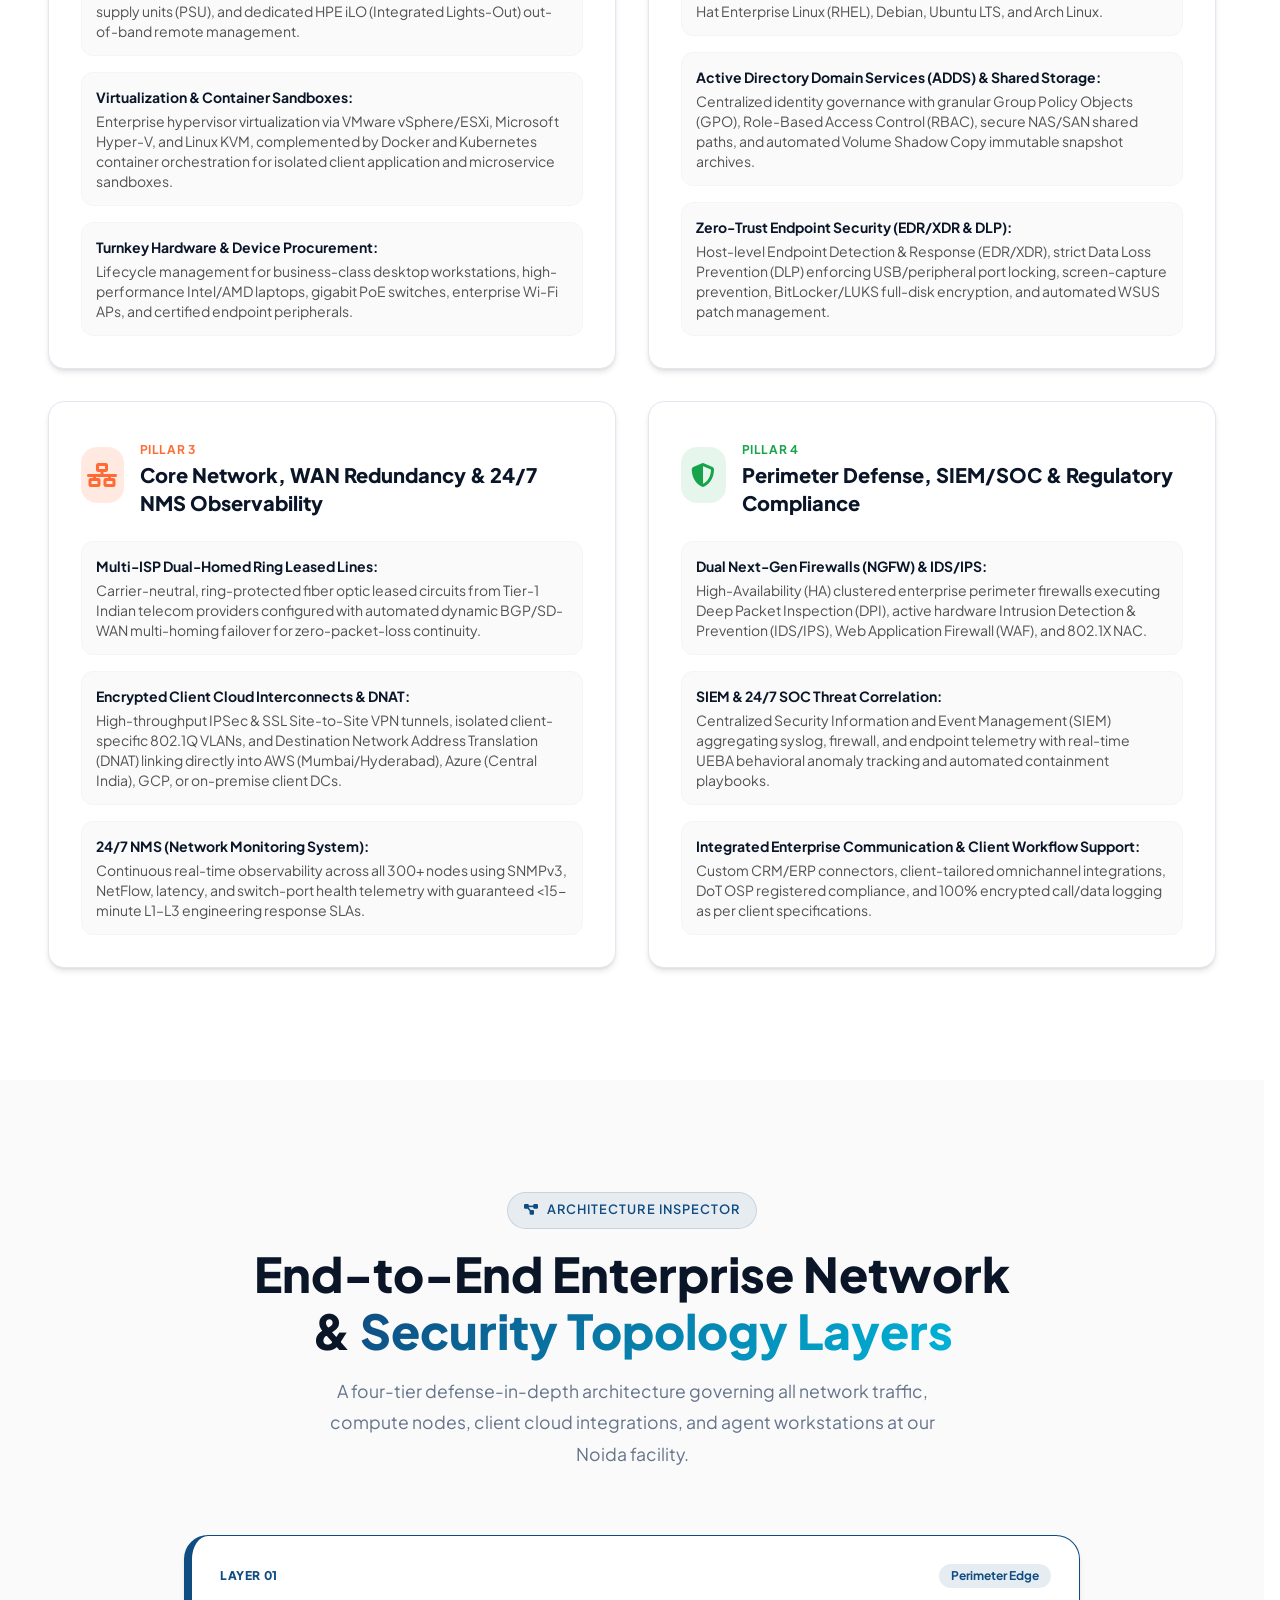
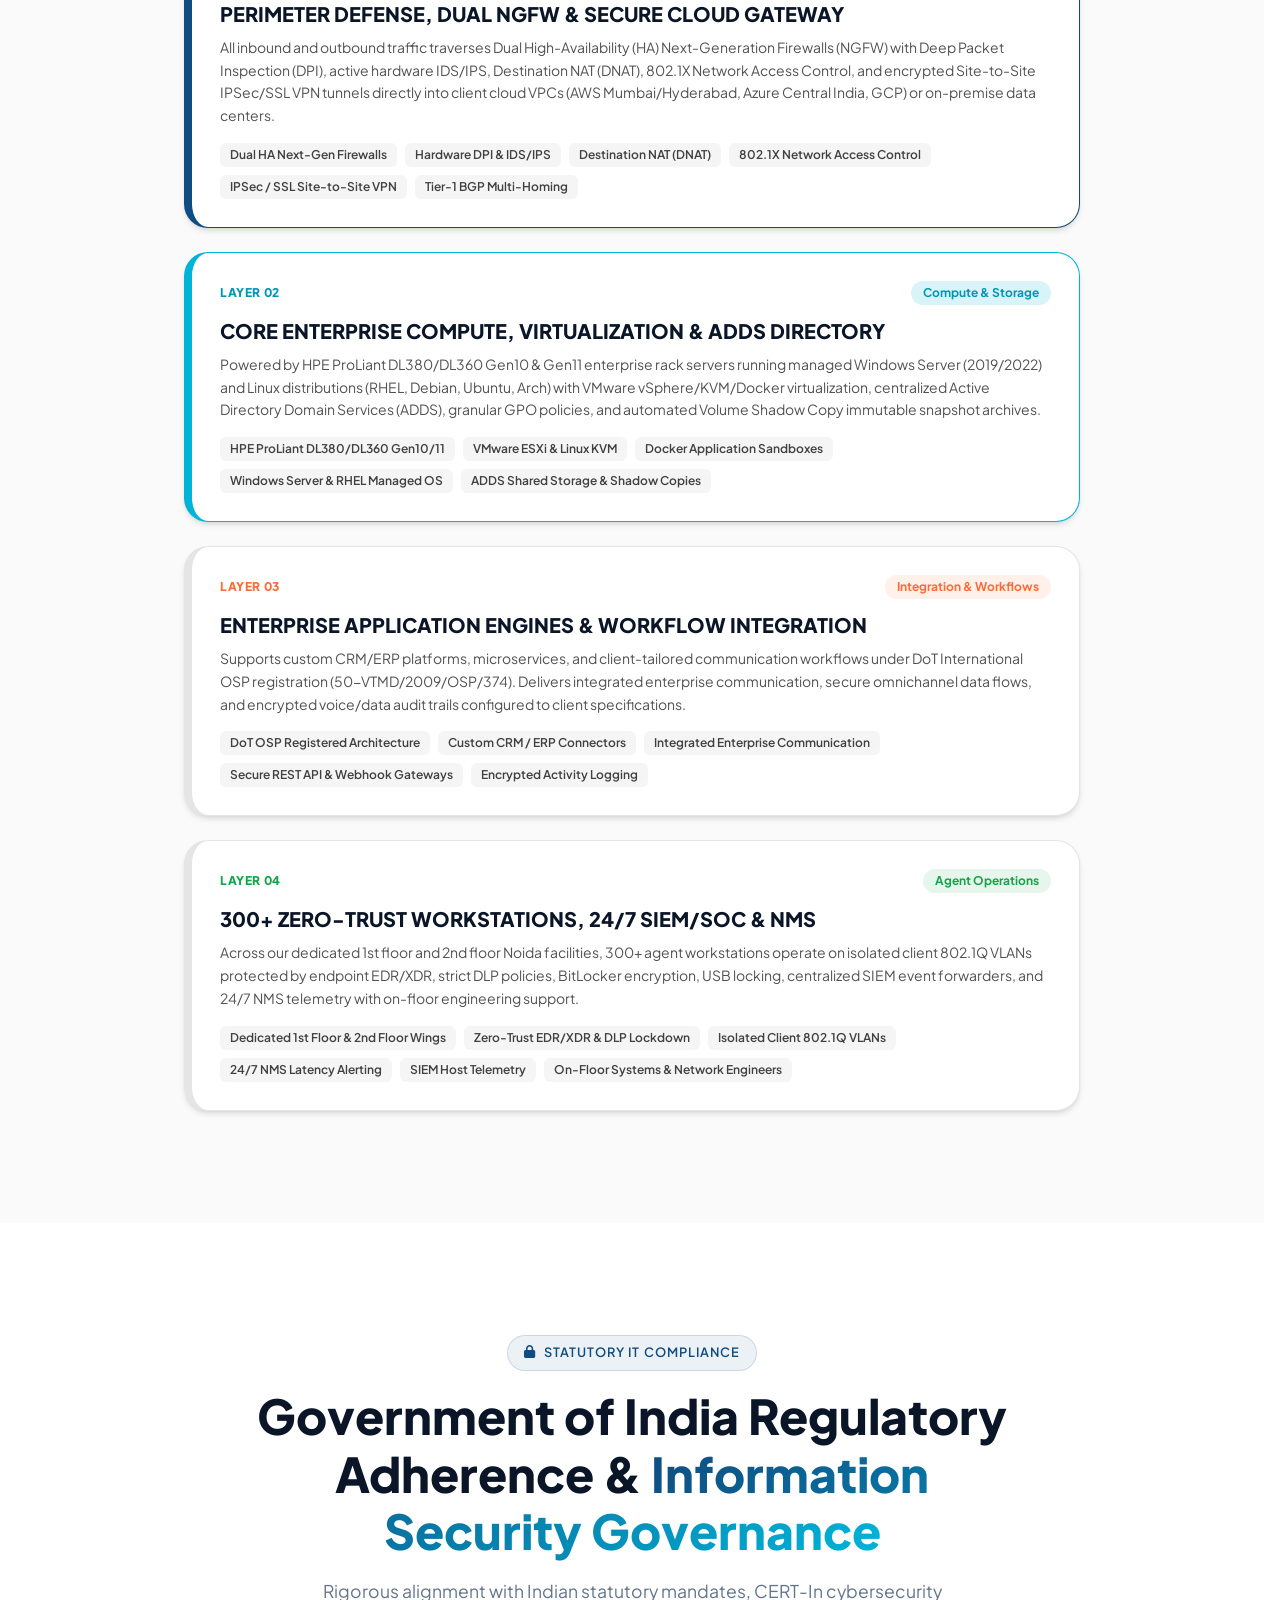
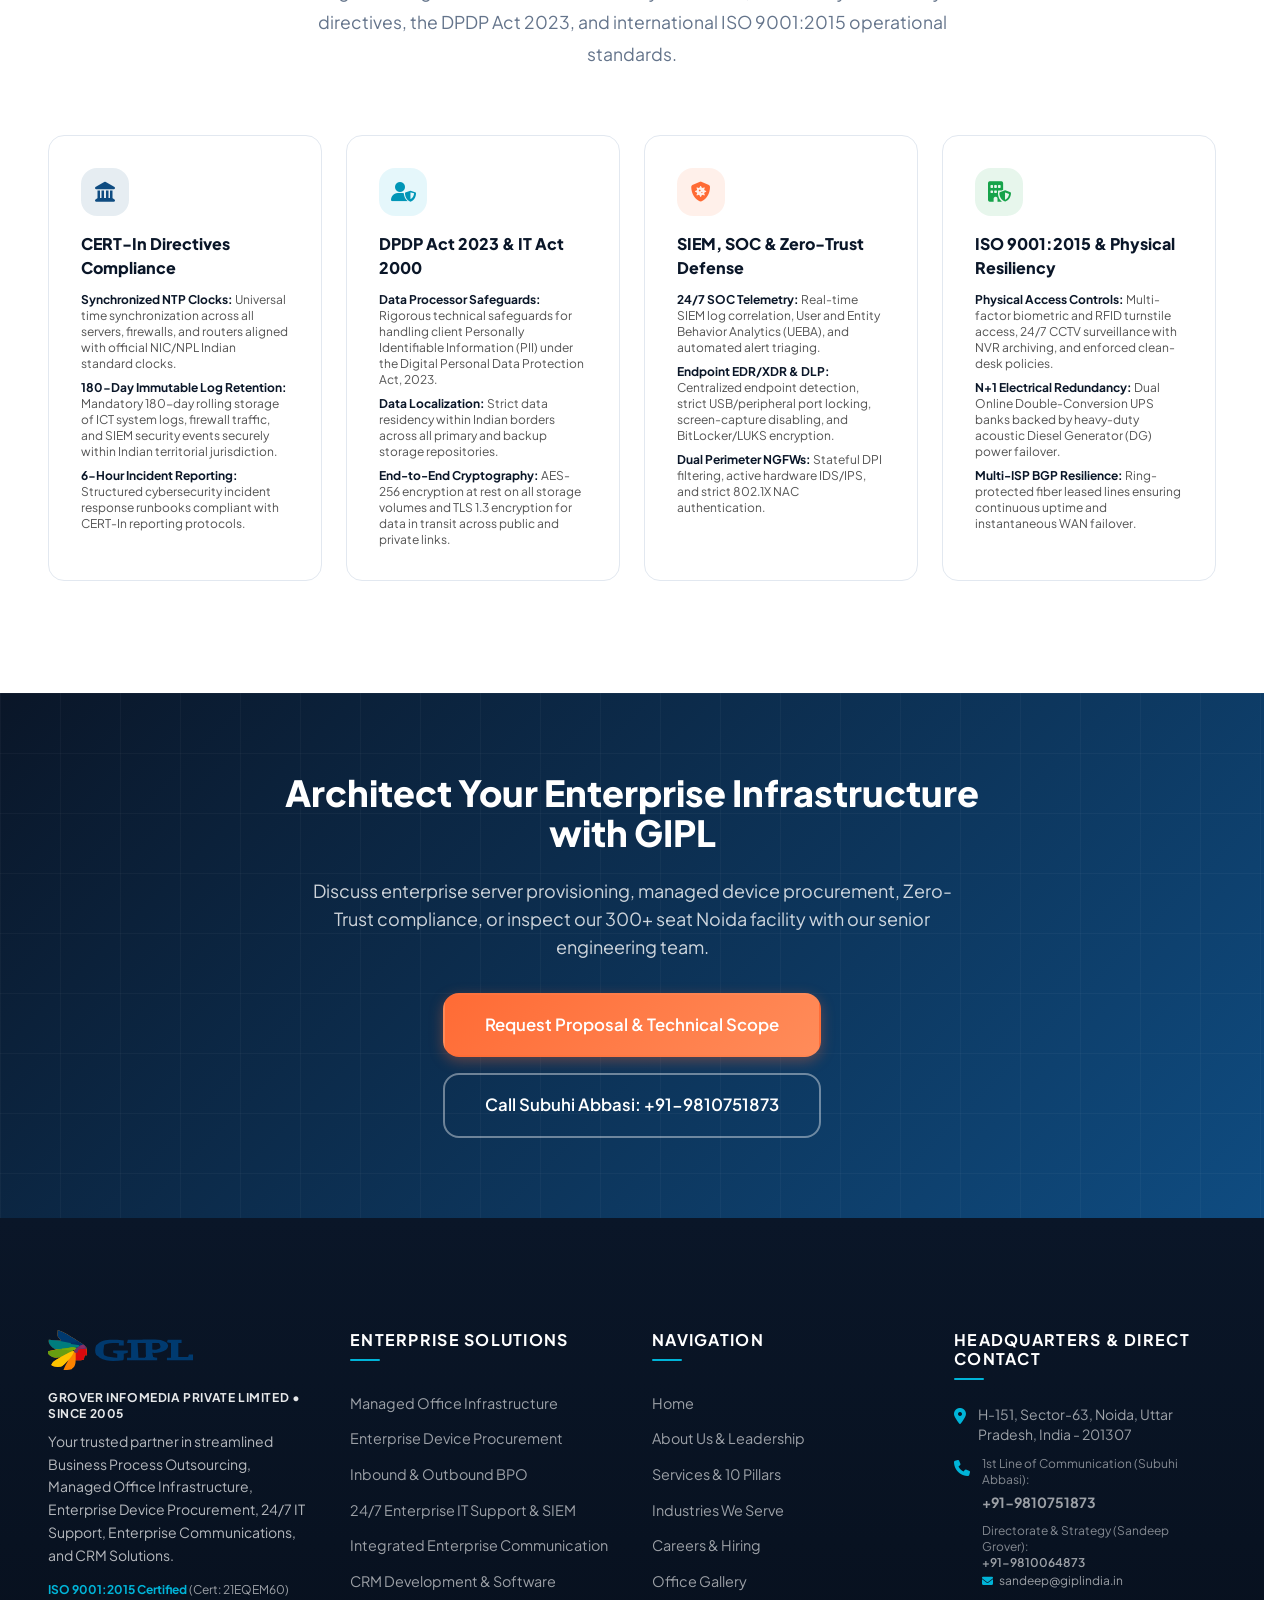
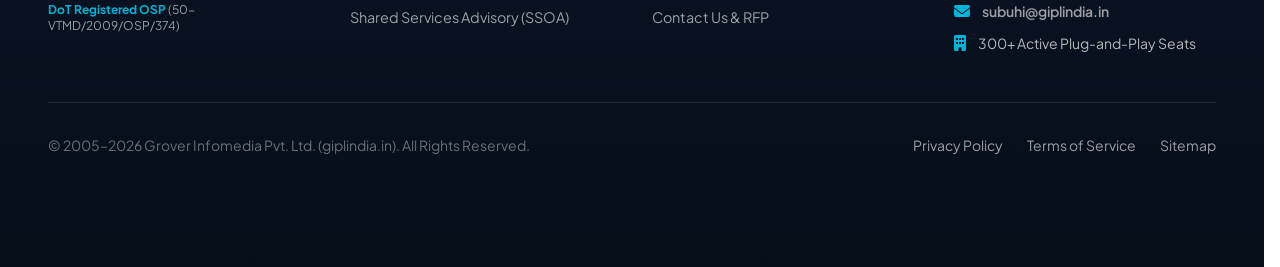
<file: infrastructure.html>
<!DOCTYPE html>
<html lang="en">

<head>
  <meta charset="UTF-8">
  <meta name="viewport" content="width=device-width, initial-scale=1.0">
  <title>Enterprise IT Infrastructure, Hybrid Cloud & SIEM/SOC Architecture | GIPL India</title>
  <meta name="description"
    content="Explore GIPL India's enterprise IT infrastructure in Sector-63 Noida: HPE ProLiant Gen10/Gen11 Servers, VMware/KVM/Docker, SIEM/SOC Telemetry, Zero-Trust EDR/DLP, Dual NGFW, 24/7 NMS, CERT-In & DPDP Act 2023 Compliance.">
  <meta name="keywords"
    content="GIPL India IT infrastructure, HPE ProLiant Gen10 Gen11 Noida, VMware ESXi KVM Docker, SIEM SOC integration Noida BPO, Zero-Trust EDR DLP, CERT-In compliance BPO, DPDP Act 2023, Site-to-Site VPN, Dual NGFW">
  <meta name="author" content="Grover Infomedia Pvt. Ltd. (GIPL India)">

  <!-- Open Graph -->
  <meta property="og:type" content="website">
  <meta property="og:url" content="https://www.giplindia.in/infrastructure.html">
  <meta property="og:title" content="Enterprise IT Infrastructure & Security Architecture | GIPL India">
  <meta property="og:description"
    content="HPE Enterprise Server Fleet, Multi-OS Virtualization, Zero-Trust EDR/DLP, Dual NGFW, 24/7 SOC/NMS, and CERT-In / DPDP Act 2023 Compliance in Sector-63 Noida.">
  <meta property="og:site_name" content="GIPL India">
  <meta property="og:image" content="https://www.giplindia.in/asset/logo.svg">

  <!-- Twitter Card -->
  <meta name="twitter:card" content="summary_large_image">
  <meta name="twitter:title" content="GIPL India Infrastructure & NOC Telemetry Snapshot">
  <meta name="twitter:description"
    content="Engineered for zero-downtime enterprise operations: HPE DL380/DL360 servers, VMware/KVM virtualization, SIEM log correlation, 24/7 NMS, and Indian regulatory compliance.">

  <!-- Canonical -->
  <link rel="canonical" href="https://www.giplindia.in/infrastructure.html">

  <!-- Favicon -->
  <link rel="icon" type="image/svg+xml" href="asset/favicon.svg">

  <!-- Google Fonts -->
  <link rel="preconnect" href="https://fonts.googleapis.com">
  <link rel="preconnect" href="https://fonts.gstatic.com" crossorigin>
  <link
    href="https://fonts.googleapis.com/css2?family=Plus+Jakarta+Sans:wght@300;400;500;600;700;800&family=JetBrains+Mono:wght@400;600&display=swap"
    rel="stylesheet">

  <!-- Font Awesome -->
  <link rel="stylesheet" href="https://cdnjs.cloudflare.com/ajax/libs/font-awesome/6.5.1/css/all.min.css">

  <!-- Tailwind CSS -->
  <link rel="stylesheet" href="tailwind.min.css">

  <!-- Custom CSS -->
  <link rel="stylesheet" href="styles.css">
</head>

<body class="font-body page-inner">

  <!-- ==================== SITE HEADER ==================== -->
  <header id="site-header" class="site-header fixed top-0 left-0 right-0 z-50">
    <!-- Top Enterprise Utility Bar -->
    <div class="top-utility-bar bg-dark border-b border-white/10 text-white/80 text-xs py-2.5 hidden md:block">
      <div class="container-custom max-w-7xl mx-auto px-4 flex items-center justify-between">
        <div class="flex items-center gap-6">
          <span class="flex items-center gap-1.5 whitespace-nowrap"><i class="fas fa-certificate text-secondary"></i>
            ISO 9001:2015 Certified (Cert: 21EQEM60)</span>
          <span class="flex items-center gap-1.5 whitespace-nowrap"><i class="fas fa-shield-halved text-secondary"></i>
            DoT Registered International OSP (50-VTMD/2009/OSP/374)</span>
          <a href="https://maps.app.goo.gl/KAawsqjsAnJwsYy49" target="_blank" rel="noopener noreferrer"
            class="flex items-center gap-1.5 text-white/70 hover:text-white transition-colors whitespace-nowrap">
            <i class="fas fa-location-dot text-secondary"></i> H-151, Sector-63, Noida, UP - 201307
          </a>
        </div>
        <div class="flex items-center gap-6 ml-6 shrink-0">
          <a href="tel:+919810751873"
            class="hover:text-secondary flex items-center gap-1.5 transition-colors whitespace-nowrap">
            <i class="fas fa-phone text-secondary"></i> +91-9810751873 <span class="text-white/40">(Subuhi
              Abbasi)</span>
          </a>
          <a href="mailto:subuhi@giplindia.in"
            class="hover:text-secondary flex items-center gap-1.5 transition-colors whitespace-nowrap">
            <i class="fas fa-envelope text-secondary"></i> subuhi@giplindia.in
          </a>
        </div>
      </div>
    </div>

    <!-- Navigation -->
    <nav id="navbar" aria-label="Main navigation" class="transition-all duration-300">
      <div class="container-custom max-w-7xl mx-auto px-4 flex items-center justify-between h-20">
        <!-- Logo -->
        <a href="index.html" class="flex items-center gap-3 z-10 shrink-0" aria-label="GIPL India Home">
          <img src="asset/logo.svg" alt="GIPL India Logo"
            class="nav-logo-img logo-dark h-10 sm:h-11 w-auto object-contain shrink-0">
        </a>

        <!-- Desktop Links -->
        <div class="hidden lg:flex items-center gap-6 xl:gap-7">
          <a href="index.html"
            class="nav-link text-neutral-700 whitespace-nowrap border-b-2 border-transparent">Home</a>
          <a href="about.html" class="nav-link text-neutral-700 whitespace-nowrap border-b-2 border-transparent">About
            Us</a>
          <a href="services.html"
            class="nav-link text-neutral-700 whitespace-nowrap border-b-2 border-transparent">Services & Solutions</a>
          <a href="infrastructure.html"
            class="nav-link text-neutral-700 whitespace-nowrap active border-b-2 border-secondary font-bold text-primary">Tech
            & Infrastructure</a>
          <a href="industries.html"
            class="nav-link text-neutral-700 whitespace-nowrap border-b-2 border-transparent">Industries</a>
          <a href="careers.html"
            class="nav-link text-neutral-700 whitespace-nowrap border-b-2 border-transparent">Careers</a>
          <a href="gallery.html"
            class="nav-link text-neutral-700 whitespace-nowrap border-b-2 border-transparent">Gallery</a>
          <a href="contact.html"
            class="nav-link text-neutral-700 whitespace-nowrap border-b-2 border-transparent">Contact</a>
        </div>

        <!-- CTA + Hamburger -->
        <div class="flex items-center gap-4 z-10 shrink-0">
          <a href="contact.html"
            class="nav-cta hidden md:inline-flex btn btn-sm bg-primary text-white hover:bg-primary-dark rounded-lg shadow-md whitespace-nowrap">
            Request Proposal
          </a>
          <button id="menu-toggle" class="lg:hidden text-neutral-700 text-2xl focus:outline-none"
            aria-label="Open menu">
            <i class="fas fa-bars"></i>
          </button>
        </div>
      </div>
    </nav>
  </header>

  <!-- Mobile Menu -->
  <div id="mobile-menu">
    <div class="menu-overlay"></div>
    <div class="menu-panel">
      <div class="flex items-center justify-between mb-8">
        <a href="index.html" class="flex items-center gap-2">
          <img src="asset/logo.svg" alt="GIPL India" class="h-9 w-auto object-contain">
        </a>
        <button id="menu-close" class="text-neutral-500 text-2xl" aria-label="Close menu">
          <i class="fas fa-times"></i>
        </button>
      </div>
      <nav aria-label="Mobile navigation">
        <a href="index.html" class="mobile-nav-link">Home</a>
        <a href="about.html" class="mobile-nav-link">About Us</a>
        <a href="services.html" class="mobile-nav-link">Services & Solutions</a>
        <a href="infrastructure.html" class="mobile-nav-link active">Tech & Infrastructure</a>
        <a href="industries.html" class="mobile-nav-link">Industries</a>
        <a href="careers.html" class="mobile-nav-link">Careers</a>
        <a href="gallery.html" class="mobile-nav-link">Gallery</a>
        <a href="contact.html" class="mobile-nav-link">Contact</a>
      </nav>
      <div class="mt-8">
        <a href="contact.html" class="btn btn-primary w-full">Request Proposal</a>
      </div>
    </div>
  </div>

  <!-- ==================== SECTION 6.2: HERO SECTION & NOIDA NOC TELEMETRY ==================== -->
  <section class="page-header relative overflow-hidden">
    <div class="hero-grid-bg"></div>
    <div class="hero-blob" style="width:500px;height:500px;background:rgba(0,180,216,0.15);top:-15%;right:-10%;"></div>
    <div class="hero-blob"
      style="width:300px;height:300px;background:rgba(255,107,53,0.1);bottom:-10%;left:-5%;animation-delay:3s;"></div>

    <div class="container-custom relative z-10">
      <div class="breadcrumb justify-center">
        <a href="index.html">Home</a>
        <i class="fas fa-chevron-right text-xs"></i>
        <span>Tech & Infrastructure</span>
      </div>

      <div class="max-w-4xl mx-auto text-center mb-12">
        <span class="section-badge section-badge-light mb-4">
          <i class="fas fa-server text-secondary"></i>
          Noida Enterprise Command Center (H-151, Sector-63)
        </span>
        <h1 class="text-3xl sm:text-4xl md:text-5xl font-extrabold text-white mb-6 leading-tight">
          Enterprise IT Infrastructure, Hybrid Cloud & Zero-Trust Security Stack
        </h1>
        <p class="text-white/80 text-base sm:text-lg leading-relaxed max-w-3xl mx-auto">
          Engineered for mission-critical enterprise operations, BPO back-office, and high-concurrency client
          environments. Our Sector-63 Noida facility integrates <strong class="text-white">HPE ProLiant Gen10/Gen11
            Server Fleets</strong>, multi-OS virtualization (VMware, KVM, Docker), <strong class="text-white">dual
            Next-Gen Firewalls with 24/7 SIEM/SOC telemetry</strong>, <strong class="text-white">Zero-Trust EDR/DLP
            endpoint hardening</strong>, and statutory compliance with <strong class="text-white">CERT-In directions and
            the DPDP Act 2023</strong>.
        </p>
      </div>

      <!-- Telemetry Snapshot Grid -->
      <div class="grid sm:grid-cols-2 lg:grid-cols-4 gap-4 max-w-5xl mx-auto">
        <div class="bg-white/[0.08] backdrop-blur-md rounded-2xl p-5 border border-white/10 text-left">
          <div class="flex items-center gap-2 text-secondary text-xs font-bold mb-2">
            <i class="fas fa-server"></i> PRIMARY COMPUTE & VIRTUALIZATION
          </div>
          <div class="text-white font-bold text-sm">HPE ProLiant Gen10/Gen11</div>
          <div class="text-white/60 text-xs mt-1">VMware vSphere, KVM & Docker Sandboxes</div>
        </div>

        <div class="bg-white/[0.08] backdrop-blur-md rounded-2xl p-5 border border-white/10 text-left">
          <div class="flex items-center gap-2 text-secondary text-xs font-bold mb-2">
            <i class="fas fa-folder-tree"></i> DIRECTORY & ZERO-TRUST STORAGE
          </div>
          <div class="text-white font-bold text-sm">Full ADDS & Shared Storage</div>
          <div class="text-white/60 text-xs mt-1">Granular GPO, RBAC & Immutable Snapshots</div>
        </div>

        <div class="bg-white/[0.08] backdrop-blur-md rounded-2xl p-5 border border-white/10 text-left">
          <div class="flex items-center gap-2 text-secondary text-xs font-bold mb-2">
            <i class="fas fa-network-wired"></i> CORE NETWORK & WAN REDUNDANCY
          </div>
          <div class="text-white font-bold text-sm">Dual Ring-Protected Fiber</div>
          <div class="text-white/60 text-xs mt-1">Multi-ISP BGP/SD-WAN • 24/7 NMS Latency Alerting</div>
        </div>

        <div class="bg-white/[0.08] backdrop-blur-md rounded-2xl p-5 border border-white/10 text-left">
          <div class="flex items-center gap-2 text-secondary text-xs font-bold mb-2">
            <i class="fas fa-shield-halved"></i> CYBERSECURITY & COMPLIANCE
          </div>
          <div class="text-white font-bold text-sm">SIEM/SOC • EDR/XDR • NGFW</div>
          <div class="text-white/60 text-xs mt-1">CERT-In 180-Day Logs • DPDP Act 2023 Readiness</div>
        </div>
      </div>
    </div>
  </section>

  <!-- ==================== SECTION 6.3: 4 PILLARS OF ENTERPRISE IT ARCHITECTURE ==================== -->
  <section class="section-padding bg-white" id="it-pillars">
    <div class="container-custom">
      <div class="text-center mb-16 animate-on-scroll max-w-3xl mx-auto">
        <span class="section-badge section-badge-primary">
          <i class="fas fa-sitemap"></i>
          Technical Pillars
        </span>
        <h2 class="section-title">4 Pillars of GIPL's <span class="gradient-text">Enterprise IT Architecture</span></h2>
        <p class="section-subtitle mx-auto">
          Built from the ground up to support high-performance data processing, heavy back-office workflows,
          multi-tenant security isolation, and enterprise device management.
        </p>
      </div>

      <div class="grid md:grid-cols-2 gap-8">

        <!-- Pillar 1 -->
        <div class="card p-8 border border-neutral-200 shadow-md hover:shadow-xl transition-all animate-on-scroll">
          <div class="flex items-center gap-4 mb-6">
            <div
              class="w-14 h-14 rounded-2xl bg-primary/10 text-primary flex items-center justify-center text-2xl font-black">
              <i class="fas fa-server"></i>
            </div>
            <div>
              <span class="text-xs font-bold text-primary uppercase tracking-wider">PILLAR 1</span>
              <h3 class="text-xl font-extrabold text-dark">Enterprise Compute, Virtualization & Server Fleet</h3>
            </div>
          </div>
          <div class="space-y-4 text-xs sm:text-sm text-neutral-600 leading-relaxed">
            <div class="p-3.5 rounded-xl bg-neutral-50 border border-neutral-100">
              <strong class="text-dark font-bold block mb-1">HPE ProLiant Server Fleet (DL380 / DL360 Gen10 &
                Gen11):</strong>
              Mission-critical high-density rack servers equipped with enterprise hardware RAID-10/RAID-6 controllers,
              hot-swappable redundant power supply units (PSU), and dedicated HPE iLO (Integrated Lights-Out)
              out-of-band remote management.
            </div>
            <div class="p-3.5 rounded-xl bg-neutral-50 border border-neutral-100">
              <strong class="text-dark font-bold block mb-1">Virtualization & Container Sandboxes:</strong>
              Enterprise hypervisor virtualization via VMware vSphere/ESXi, Microsoft Hyper-V, and Linux KVM,
              complemented by Docker and Kubernetes container orchestration for isolated client application and
              microservice sandboxes.
            </div>
            <div class="p-3.5 rounded-xl bg-neutral-50 border border-neutral-100">
              <strong class="text-dark font-bold block mb-1">Turnkey Hardware & Device Procurement:</strong>
              Lifecycle management for business-class desktop workstations, high-performance Intel/AMD laptops, gigabit
              PoE switches, enterprise Wi-Fi APs, and certified endpoint peripherals.
            </div>
          </div>
        </div>

        <!-- Pillar 2 -->
        <div
          class="card p-8 border border-neutral-200 shadow-md hover:shadow-xl transition-all animate-on-scroll animate-delay-100">
          <div class="flex items-center gap-4 mb-6">
            <div
              class="w-14 h-14 rounded-2xl bg-secondary/15 text-secondary-dark flex items-center justify-center text-2xl font-black">
              <i class="fas fa-laptop-code"></i>
            </div>
            <div>
              <span class="text-xs font-bold text-secondary-dark uppercase tracking-wider">PILLAR 2</span>
              <h3 class="text-xl font-extrabold text-dark">Multi-OS Ecosystem, ADDS Directory & Zero-Trust Endpoints
              </h3>
            </div>
          </div>
          <div class="space-y-4 text-xs sm:text-sm text-neutral-600 leading-relaxed">
            <div class="p-3.5 rounded-xl bg-neutral-50 border border-neutral-100">
              <strong class="text-dark font-bold block mb-1">Hardened Multi-OS Operating Environments:</strong>
              Cross-platform engineering across hardened Microsoft Windows Server (2019/2022) alongside enterprise Linux
              distributions including Red Hat Enterprise Linux (RHEL), Debian, Ubuntu LTS, and Arch Linux.
            </div>
            <div class="p-3.5 rounded-xl bg-neutral-50 border border-neutral-100">
              <strong class="text-dark font-bold block mb-1">Active Directory Domain Services (ADDS) & Shared
                Storage:</strong>
              Centralized identity governance with granular Group Policy Objects (GPO), Role-Based Access Control
              (RBAC), secure NAS/SAN shared paths, and automated Volume Shadow Copy immutable snapshot archives.
            </div>
            <div class="p-3.5 rounded-xl bg-neutral-50 border border-neutral-100">
              <strong class="text-dark font-bold block mb-1">Zero-Trust Endpoint Security (EDR/XDR & DLP):</strong>
              Host-level Endpoint Detection & Response (EDR/XDR), strict Data Loss Prevention (DLP) enforcing
              USB/peripheral port locking, screen-capture prevention, BitLocker/LUKS full-disk encryption, and automated
              WSUS patch management.
            </div>
          </div>
        </div>

        <!-- Pillar 3 -->
        <div class="card p-8 border border-neutral-200 shadow-md hover:shadow-xl transition-all animate-on-scroll">
          <div class="flex items-center gap-4 mb-6">
            <div
              class="w-14 h-14 rounded-2xl bg-accent/15 text-accent flex items-center justify-center text-2xl font-black">
              <i class="fas fa-network-wired"></i>
            </div>
            <div>
              <span class="text-xs font-bold text-accent uppercase tracking-wider">PILLAR 3</span>
              <h3 class="text-xl font-extrabold text-dark">Core Network, WAN Redundancy & 24/7 NMS Observability</h3>
            </div>
          </div>
          <div class="space-y-4 text-xs sm:text-sm text-neutral-600 leading-relaxed">
            <div class="p-3.5 rounded-xl bg-neutral-50 border border-neutral-100">
              <strong class="text-dark font-bold block mb-1">Multi-ISP Dual-Homed Ring Leased Lines:</strong>
              Carrier-neutral, ring-protected fiber optic leased circuits from Tier-1 Indian telecom providers
              configured with automated dynamic BGP/SD-WAN multi-homing failover for zero-packet-loss continuity.
            </div>
            <div class="p-3.5 rounded-xl bg-neutral-50 border border-neutral-100">
              <strong class="text-dark font-bold block mb-1">Encrypted Client Cloud Interconnects & DNAT:</strong>
              High-throughput IPSec & SSL Site-to-Site VPN tunnels, isolated client-specific 802.1Q VLANs, and
              Destination Network Address Translation (DNAT) linking directly into AWS (Mumbai/Hyderabad), Azure
              (Central India), GCP, or on-premise client DCs.
            </div>
            <div class="p-3.5 rounded-xl bg-neutral-50 border border-neutral-100">
              <strong class="text-dark font-bold block mb-1">24/7 NMS (Network Monitoring System):</strong>
              Continuous real-time observability across all 300+ nodes using SNMPv3, NetFlow, latency, and switch-port
              health telemetry with guaranteed &lt;15-minute L1–L3 engineering response SLAs.
            </div>
          </div>
        </div>

        <!-- Pillar 4 -->
        <div
          class="card p-8 border border-neutral-200 shadow-md hover:shadow-xl transition-all animate-on-scroll animate-delay-100">
          <div class="flex items-center gap-4 mb-6">
            <div
              class="w-14 h-14 rounded-2xl bg-green-600/10 text-green-600 flex items-center justify-center text-2xl font-black">
              <i class="fas fa-shield-halved"></i>
            </div>
            <div>
              <span class="text-xs font-bold text-green-600 uppercase tracking-wider">PILLAR 4</span>
              <h3 class="text-xl font-extrabold text-dark">Perimeter Defense, SIEM/SOC & Regulatory Compliance</h3>
            </div>
          </div>
          <div class="space-y-4 text-xs sm:text-sm text-neutral-600 leading-relaxed">
            <div class="p-3.5 rounded-xl bg-neutral-50 border border-neutral-100">
              <strong class="text-dark font-bold block mb-1">Dual Next-Gen Firewalls (NGFW) & IDS/IPS:</strong>
              High-Availability (HA) clustered enterprise perimeter firewalls executing Deep Packet Inspection (DPI),
              active hardware Intrusion Detection & Prevention (IDS/IPS), Web Application Firewall (WAF), and 802.1X
              NAC.
            </div>
            <div class="p-3.5 rounded-xl bg-neutral-50 border border-neutral-100">
              <strong class="text-dark font-bold block mb-1">SIEM & 24/7 SOC Threat Correlation:</strong>
              Centralized Security Information and Event Management (SIEM) aggregating syslog, firewall, and endpoint
              telemetry with real-time UEBA behavioral anomaly tracking and automated containment playbooks.
            </div>
            <div class="p-3.5 rounded-xl bg-neutral-50 border border-neutral-100">
              <strong class="text-dark font-bold block mb-1">Integrated Enterprise Communication & Client Workflow
                Support:</strong>
              Custom CRM/ERP connectors, client-tailored omnichannel integrations, DoT OSP registered compliance, and
              100% encrypted call/data logging as per client specifications.
            </div>
          </div>
        </div>

      </div>
    </div>
  </section>

  <!-- ==================== SECTION 6.4: END-TO-END NETWORK & SECURITY TOPOLOGY LAYERS ==================== -->
  <section class="section-padding bg-neutral-50" id="topology-layers">
    <div class="container-custom">
      <div class="text-center mb-16 animate-on-scroll max-w-3xl mx-auto">
        <span class="section-badge section-badge-primary">
          <i class="fas fa-diagram-project"></i>
          Architecture Inspector
        </span>
        <h2 class="section-title">End-to-End Enterprise Network & <span class="gradient-text">Security Topology
            Layers</span></h2>
        <p class="section-subtitle mx-auto">
          A four-tier defense-in-depth architecture governing all network traffic, compute nodes, client cloud
          integrations, and agent workstations at our Noida facility.
        </p>
      </div>

      <div class="space-y-6 max-w-4xl mx-auto">

        <!-- Layer 1 -->
        <div
          class="bg-white rounded-3xl p-7 border-l-8 border-primary border-t border-r border-b border-neutral-200 shadow-md hover:shadow-xl transition-all">
          <div class="flex flex-wrap items-center justify-between gap-3 mb-3">
            <span class="text-xs font-black uppercase tracking-wider text-primary">LAYER 01</span>
            <span class="px-3 py-1 rounded-full bg-primary/10 text-primary font-bold text-xs">Perimeter Edge</span>
          </div>
          <h3 class="text-xl font-extrabold text-dark mb-2">PERIMETER DEFENSE, DUAL NGFW & SECURE CLOUD GATEWAY</h3>
          <p class="text-neutral-600 text-sm leading-relaxed mb-4">
            All inbound and outbound traffic traverses Dual High-Availability (HA) Next-Generation Firewalls (NGFW) with
            Deep Packet Inspection (DPI), active hardware IDS/IPS, Destination NAT (DNAT), 802.1X Network Access
            Control, and encrypted Site-to-Site IPSec/SSL VPN tunnels directly into client cloud VPCs (AWS
            Mumbai/Hyderabad, Azure Central India, GCP) or on-premise data centers.
          </p>
          <div class="flex flex-wrap gap-2 text-xs font-semibold">
            <span class="px-2.5 py-1 rounded-md bg-neutral-100 text-neutral-700">Dual HA Next-Gen Firewalls</span>
            <span class="px-2.5 py-1 rounded-md bg-neutral-100 text-neutral-700">Hardware DPI & IDS/IPS</span>
            <span class="px-2.5 py-1 rounded-md bg-neutral-100 text-neutral-700">Destination NAT (DNAT)</span>
            <span class="px-2.5 py-1 rounded-md bg-neutral-100 text-neutral-700">802.1X Network Access Control</span>
            <span class="px-2.5 py-1 rounded-md bg-neutral-100 text-neutral-700">IPSec / SSL Site-to-Site VPN</span>
            <span class="px-2.5 py-1 rounded-md bg-neutral-100 text-neutral-700">Tier-1 BGP Multi-Homing</span>
          </div>
        </div>

        <!-- Layer 2 -->
        <div
          class="bg-white rounded-3xl p-7 border-l-8 border-secondary border-t border-r border-b border-neutral-200 shadow-md hover:shadow-xl transition-all">
          <div class="flex flex-wrap items-center justify-between gap-3 mb-3">
            <span class="text-xs font-black uppercase tracking-wider text-secondary-dark">LAYER 02</span>
            <span class="px-3 py-1 rounded-full bg-secondary/15 text-secondary-dark font-bold text-xs">Compute &
              Storage</span>
          </div>
          <h3 class="text-xl font-extrabold text-dark mb-2">CORE ENTERPRISE COMPUTE, VIRTUALIZATION & ADDS DIRECTORY
          </h3>
          <p class="text-neutral-600 text-sm leading-relaxed mb-4">
            Powered by HPE ProLiant DL380/DL360 Gen10 & Gen11 enterprise rack servers running managed Windows Server
            (2019/2022) and Linux distributions (RHEL, Debian, Ubuntu, Arch) with VMware vSphere/KVM/Docker
            virtualization, centralized Active Directory Domain Services (ADDS), granular GPO policies, and automated
            Volume Shadow Copy immutable snapshot archives.
          </p>
          <div class="flex flex-wrap gap-2 text-xs font-semibold">
            <span class="px-2.5 py-1 rounded-md bg-neutral-100 text-neutral-700">HPE ProLiant DL380/DL360
              Gen10/11</span>
            <span class="px-2.5 py-1 rounded-md bg-neutral-100 text-neutral-700">VMware ESXi & Linux KVM</span>
            <span class="px-2.5 py-1 rounded-md bg-neutral-100 text-neutral-700">Docker Application Sandboxes</span>
            <span class="px-2.5 py-1 rounded-md bg-neutral-100 text-neutral-700">Windows Server & RHEL Managed OS</span>
            <span class="px-2.5 py-1 rounded-md bg-neutral-100 text-neutral-700">ADDS Shared Storage & Shadow
              Copies</span>
          </div>
        </div>

        <!-- Layer 3 -->
        <div
          class="bg-white rounded-3xl p-7 border-l-8 border-accent border-t border-r border-b border-neutral-200 shadow-md hover:shadow-xl transition-all">
          <div class="flex flex-wrap items-center justify-between gap-3 mb-3">
            <span class="text-xs font-black uppercase tracking-wider text-accent">LAYER 03</span>
            <span class="px-3 py-1 rounded-full bg-accent/10 text-accent font-bold text-xs">Integration &
              Workflows</span>
          </div>
          <h3 class="text-xl font-extrabold text-dark mb-2">ENTERPRISE APPLICATION ENGINES & WORKFLOW INTEGRATION</h3>
          <p class="text-neutral-600 text-sm leading-relaxed mb-4">
            Supports custom CRM/ERP platforms, microservices, and client-tailored communication workflows under DoT
            International OSP registration (50-VTMD/2009/OSP/374). Delivers integrated enterprise communication, secure
            omnichannel data flows, and encrypted voice/data audit trails configured to client specifications.
          </p>
          <div class="flex flex-wrap gap-2 text-xs font-semibold">
            <span class="px-2.5 py-1 rounded-md bg-neutral-100 text-neutral-700">DoT OSP Registered Architecture</span>
            <span class="px-2.5 py-1 rounded-md bg-neutral-100 text-neutral-700">Custom CRM / ERP Connectors</span>
            <span class="px-2.5 py-1 rounded-md bg-neutral-100 text-neutral-700">Integrated Enterprise
              Communication</span>
            <span class="px-2.5 py-1 rounded-md bg-neutral-100 text-neutral-700">Secure REST API & Webhook
              Gateways</span>
            <span class="px-2.5 py-1 rounded-md bg-neutral-100 text-neutral-700">Encrypted Activity Logging</span>
          </div>
        </div>

        <!-- Layer 4 -->
        <div
          class="bg-white rounded-3xl p-7 border-l-8 border-green-600 border-t border-r border-b border-neutral-200 shadow-md hover:shadow-xl transition-all">
          <div class="flex flex-wrap items-center justify-between gap-3 mb-3">
            <span class="text-xs font-black uppercase tracking-wider text-green-600">LAYER 04</span>
            <span class="px-3 py-1 rounded-full bg-green-600/10 text-green-600 font-bold text-xs">Agent
              Operations</span>
          </div>
          <h3 class="text-xl font-extrabold text-dark mb-2">300+ ZERO-TRUST WORKSTATIONS, 24/7 SIEM/SOC & NMS</h3>
          <p class="text-neutral-600 text-sm leading-relaxed mb-4">
            Across our dedicated 1st floor and 2nd floor Noida facilities, 300+ agent workstations operate on isolated
            client 802.1Q VLANs protected by endpoint EDR/XDR, strict DLP policies, BitLocker encryption, USB locking,
            centralized SIEM event forwarders, and 24/7 NMS telemetry with on-floor engineering support.
          </p>
          <div class="flex flex-wrap gap-2 text-xs font-semibold">
            <span class="px-2.5 py-1 rounded-md bg-neutral-100 text-neutral-700">Dedicated 1st Floor & 2nd Floor
              Wings</span>
            <span class="px-2.5 py-1 rounded-md bg-neutral-100 text-neutral-700">Zero-Trust EDR/XDR & DLP
              Lockdown</span>
            <span class="px-2.5 py-1 rounded-md bg-neutral-100 text-neutral-700">Isolated Client 802.1Q VLANs</span>
            <span class="px-2.5 py-1 rounded-md bg-neutral-100 text-neutral-700">24/7 NMS Latency Alerting</span>
            <span class="px-2.5 py-1 rounded-md bg-neutral-100 text-neutral-700">SIEM Host Telemetry</span>
            <span class="px-2.5 py-1 rounded-md bg-neutral-100 text-neutral-700">On-Floor Systems & Network
              Engineers</span>
          </div>
        </div>

      </div>
    </div>
  </section>

  <!-- ==================== SECTION 6.5: INDIAN STATUTORY COMPLIANCE & GOVERNANCE ==================== -->
  <section class="section-padding bg-white" id="security-drp">
    <div class="container-custom">
      <div class="text-center mb-16 animate-on-scroll max-w-3xl mx-auto">
        <span class="section-badge section-badge-primary">
          <i class="fas fa-lock"></i>
          Statutory IT Compliance
        </span>
        <h2 class="section-title">Government of India Regulatory Adherence & <span class="gradient-text">Information
            Security Governance</span></h2>
        <p class="section-subtitle mx-auto">
          Rigorous alignment with Indian statutory mandates, CERT-In cybersecurity directives, the DPDP Act 2023, and
          international ISO 9001:2015 operational standards.
        </p>
      </div>

      <div class="grid sm:grid-cols-2 lg:grid-cols-4 gap-6">

        <!-- Pillar 1: CERT-In Compliance -->
        <div class="card p-6 border border-neutral-200 hover:border-primary/40 hover:shadow-xl transition-all">
          <div class="w-12 h-12 rounded-2xl bg-primary/10 text-primary flex items-center justify-center text-xl mb-4">
            <i class="fas fa-landmark"></i>
          </div>
          <h3 class="font-extrabold text-dark text-base mb-3">CERT-In Directives Compliance</h3>
          <ul class="text-xs text-neutral-600 space-y-2">
            <li><strong class="text-dark">Synchronized NTP Clocks:</strong> Universal time synchronization across all
              servers, firewalls, and routers aligned with official NIC/NPL Indian standard clocks.</li>
            <li><strong class="text-dark">180-Day Immutable Log Retention:</strong> Mandatory 180-day rolling storage of
              ICT system logs, firewall traffic, and SIEM security events securely within Indian territorial
              jurisdiction.</li>
            <li><strong class="text-dark">6-Hour Incident Reporting:</strong> Structured cybersecurity incident response
              runbooks compliant with CERT-In reporting protocols.</li>
          </ul>
        </div>

        <!-- Pillar 2: DPDP Act 2023 & IT Act 2000 -->
        <div class="card p-6 border border-neutral-200 hover:border-secondary/40 hover:shadow-xl transition-all">
          <div
            class="w-12 h-12 rounded-2xl bg-secondary/10 text-secondary-dark flex items-center justify-center text-xl mb-4">
            <i class="fas fa-user-shield"></i>
          </div>
          <h3 class="font-extrabold text-dark text-base mb-3">DPDP Act 2023 & IT Act 2000</h3>
          <ul class="text-xs text-neutral-600 space-y-2">
            <li><strong class="text-dark">Data Processor Safeguards:</strong> Rigorous technical safeguards for handling
              client Personally Identifiable Information (PII) under the Digital Personal Data Protection Act, 2023.
            </li>
            <li><strong class="text-dark">Data Localization:</strong> Strict data residency within Indian borders across
              all primary and backup storage repositories.</li>
            <li><strong class="text-dark">End-to-End Cryptography:</strong> AES-256 encryption at rest on all storage
              volumes and TLS 1.3 encryption for data in transit across public and private links.</li>
          </ul>
        </div>

        <!-- Pillar 3: SIEM, SOC & Zero-Trust Defense -->
        <div class="card p-6 border border-neutral-200 hover:border-accent/40 hover:shadow-xl transition-all">
          <div class="w-12 h-12 rounded-2xl bg-accent/10 text-accent flex items-center justify-center text-xl mb-4">
            <i class="fas fa-shield-virus"></i>
          </div>
          <h3 class="font-extrabold text-dark text-base mb-3">SIEM, SOC & Zero-Trust Defense</h3>
          <ul class="text-xs text-neutral-600 space-y-2">
            <li><strong class="text-dark">24/7 SOC Telemetry:</strong> Real-time SIEM log correlation, User and Entity
              Behavior Analytics (UEBA), and automated alert triaging.</li>
            <li><strong class="text-dark">Endpoint EDR/XDR & DLP:</strong> Centralized endpoint detection, strict
              USB/peripheral port locking, screen-capture disabling, and BitLocker/LUKS encryption.</li>
            <li><strong class="text-dark">Dual Perimeter NGFWs:</strong> Stateful DPI filtering, active hardware
              IDS/IPS, and strict 802.1X NAC authentication.</li>
          </ul>
        </div>

        <!-- Pillar 4: ISO 9001:2015 & Physical Resiliency -->
        <div class="card p-6 border border-neutral-200 hover:border-green-600/40 hover:shadow-xl transition-all">
          <div
            class="w-12 h-12 rounded-2xl bg-green-600/10 text-green-600 flex items-center justify-center text-xl mb-4">
            <i class="fas fa-building-shield"></i>
          </div>
          <h3 class="font-extrabold text-dark text-base mb-3">ISO 9001:2015 & Physical Resiliency</h3>
          <ul class="text-xs text-neutral-600 space-y-2">
            <li><strong class="text-dark">Physical Access Controls:</strong> Multi-factor biometric and RFID turnstile
              access, 24/7 CCTV surveillance with NVR archiving, and enforced clean-desk policies.</li>
            <li><strong class="text-dark">N+1 Electrical Redundancy:</strong> Dual Online Double-Conversion UPS banks
              backed by heavy-duty acoustic Diesel Generator (DG) power failover.</li>
            <li><strong class="text-dark">Multi-ISP BGP Resilience:</strong> Ring-protected fiber leased lines ensuring
              continuous uptime and instantaneous WAN failover.</li>
          </ul>
        </div>

      </div>
    </div>
  </section>

  <!-- ==================== CTA SECTION ==================== -->
  <section class="relative py-20 overflow-hidden"
    style="background: linear-gradient(135deg, #0A1628 0%, #0F4C81 100%);">
    <div class="hero-grid-bg"></div>
    <div class="container-custom relative z-10 text-center">
      <div class="max-w-3xl mx-auto animate-on-scroll">
        <h2 class="text-3xl md:text-4xl font-extrabold text-white mb-6">
          Architect Your Enterprise Infrastructure with GIPL
        </h2>
        <p class="text-white/80 text-base sm:text-lg mb-8 max-w-2xl mx-auto">
          Discuss enterprise server provisioning, managed device procurement, Zero-Trust compliance, or inspect our 300+
          seat Noida facility with our senior engineering team.
        </p>
        <div class="flex flex-wrap gap-4 justify-center">
          <a href="contact.html" class="btn btn-accent btn-lg shadow-xl">
            Request Proposal & Technical Scope
          </a>
          <a href="tel:+919810751873" class="btn btn-outline btn-lg">
            Call Subuhi Abbasi: +91-9810751873
          </a>
        </div>
      </div>
    </div>
  </section>

  <!-- ==================== CORPORATE FOOTER ==================== -->
  <footer class="footer">
    <div class="section-padding pb-8">
      <div class="container-custom max-w-7xl mx-auto px-4">
        <div class="grid sm:grid-cols-2 lg:grid-cols-4 gap-10 mb-12">
          <!-- Column 1: Company Summary -->
          <div>
            <a href="index.html" class="flex items-center gap-3 mb-5">
              <img src="asset/logo-white.svg" alt="GIPL India Logo" class="h-10 w-auto object-contain">
            </a>
            <h5 class="text-xs font-bold uppercase tracking-wider text-white/90 mb-2">GROVER INFOMEDIA PRIVATE LIMITED •
              SINCE 2005</h5>
            <p class="text-sm leading-relaxed mb-4 text-white/70">
              Your trusted partner in streamlined Business Process Outsourcing, Managed Office Infrastructure,
              Enterprise Device Procurement, 24/7 IT Support, Enterprise Communications, and CRM Solutions.
            </p>
            <div class="text-xs text-white/60 mb-5 space-y-1">
              <div><strong class="text-secondary">ISO 9001:2015 Certified</strong> (Cert: 21EQEM60)</div>
              <div><strong class="text-secondary">DoT Registered OSP</strong> (50-VTMD/2009/OSP/374)</div>
            </div>
          </div>

          <!-- Column 2: Enterprise Solutions Quick Links -->
          <div>
            <h4 class="footer-heading">Enterprise Solutions</h4>
            <a href="services.html#pillar-1" class="footer-link">Managed Office Infrastructure</a>
            <a href="services.html#pillar-2" class="footer-link">Enterprise Device Procurement</a>
            <a href="services.html#pillar-4" class="footer-link">Inbound & Outbound BPO</a>
            <a href="services.html#pillar-3" class="footer-link">24/7 Enterprise IT Support & SIEM</a>
            <a href="services.html#pillar-5" class="footer-link">Integrated Enterprise Communication</a>
            <a href="services.html#pillar-9" class="footer-link">CRM Development & Software</a>
            <a href="services.html#pillar-10" class="footer-link">Shared Services Advisory (SSOA)</a>
          </div>

          <!-- Column 3: Quick Navigation -->
          <div>
            <h4 class="footer-heading">Navigation</h4>
            <a href="index.html" class="footer-link">Home</a>
            <a href="about.html" class="footer-link">About Us & Leadership</a>
            <a href="services.html" class="footer-link">Services & 10 Pillars</a>
            <a href="industries.html" class="footer-link">Industries We Serve</a>
            <a href="careers.html" class="footer-link">Careers & Hiring</a>
            <a href="gallery.html" class="footer-link">Office Gallery</a>
            <a href="contact.html" class="footer-link">Contact Us & RFP</a>
          </div>

          <!-- Column 4: Corporate Headquarters & Direct Contact -->
          <div>
            <h4 class="footer-heading">Headquarters & Direct Contact</h4>
            <div class="space-y-3">
              <div class="flex items-start gap-3">
                <i class="fas fa-location-dot text-secondary mt-1 flex-shrink-0"></i>
                <a href="https://maps.app.goo.gl/KAawsqjsAnJwsYy49" target="_blank" rel="noopener noreferrer"
                  class="text-sm text-white/80 hover:text-white hover:underline transition-colors">
                  H-151, Sector-63, Noida, Uttar Pradesh, India - 201307
                </a>
              </div>
              <div class="flex items-start gap-3">
                <i class="fas fa-phone text-secondary mt-1 flex-shrink-0"></i>
                <div>
                  <div class="text-xs text-white/50">1st Line of Communication (Subuhi Abbasi):</div>
                  <a href="tel:+919810751873"
                    class="text-sm font-bold text-white hover:text-secondary">+91-9810751873</a>
                  <div class="text-xs text-white/50 mt-2">Directorate & Strategy (Sandeep Grover):</div>
                  <a href="tel:+919810064873"
                    class="text-xs text-white/80 hover:text-secondary block font-semibold">+91-9810064873</a>
                  <a href="mailto:sandeep@giplindia.in"
                    class="text-xs text-white/80 hover:text-secondary flex items-center gap-1.5 mt-0.5"><i
                      class="fas fa-envelope text-secondary text-[11px]"></i> sandeep@giplindia.in</a>
                </div>
              </div>
              <div class="flex items-center gap-3">
                <i class="fas fa-envelope text-secondary flex-shrink-0"></i>
                <a href="mailto:subuhi@giplindia.in"
                  class="text-sm hover:text-secondary font-semibold">subuhi@giplindia.in</a>
              </div>
              <div class="flex items-center gap-3">
                <i class="fas fa-building text-secondary flex-shrink-0"></i>
                <span class="text-sm">300+ Active Plug-and-Play Seats</span>
              </div>
            </div>
          </div>
        </div>

        <!-- Bottom Bar -->
        <div class="border-t border-white/10 pt-8 flex flex-col md:flex-row items-center justify-between gap-4">
          <p class="text-sm text-white/40">
            &copy; 2005–2026 Grover Infomedia Pvt. Ltd. (giplindia.in). All Rights Reserved.
          </p>
          <div class="flex gap-6 text-sm text-white/40">
            <a href="privacy-policy.html" class="hover:text-white/70">Privacy Policy</a>
            <a href="terms-and-conditions.html" class="hover:text-white/70">Terms of Service</a>
            <a href="sitemap.xml" class="hover:text-white/70">Sitemap</a>
          </div>
        </div>
      </div>
    </div>
  </footer>

  <!-- Back to Top -->
  <button id="back-to-top" aria-label="Back to top">
    <i class="fas fa-arrow-up"></i>
  </button>

  <!-- Main JS -->
  <script src="main.js"></script>
</body>

</html>
</file>
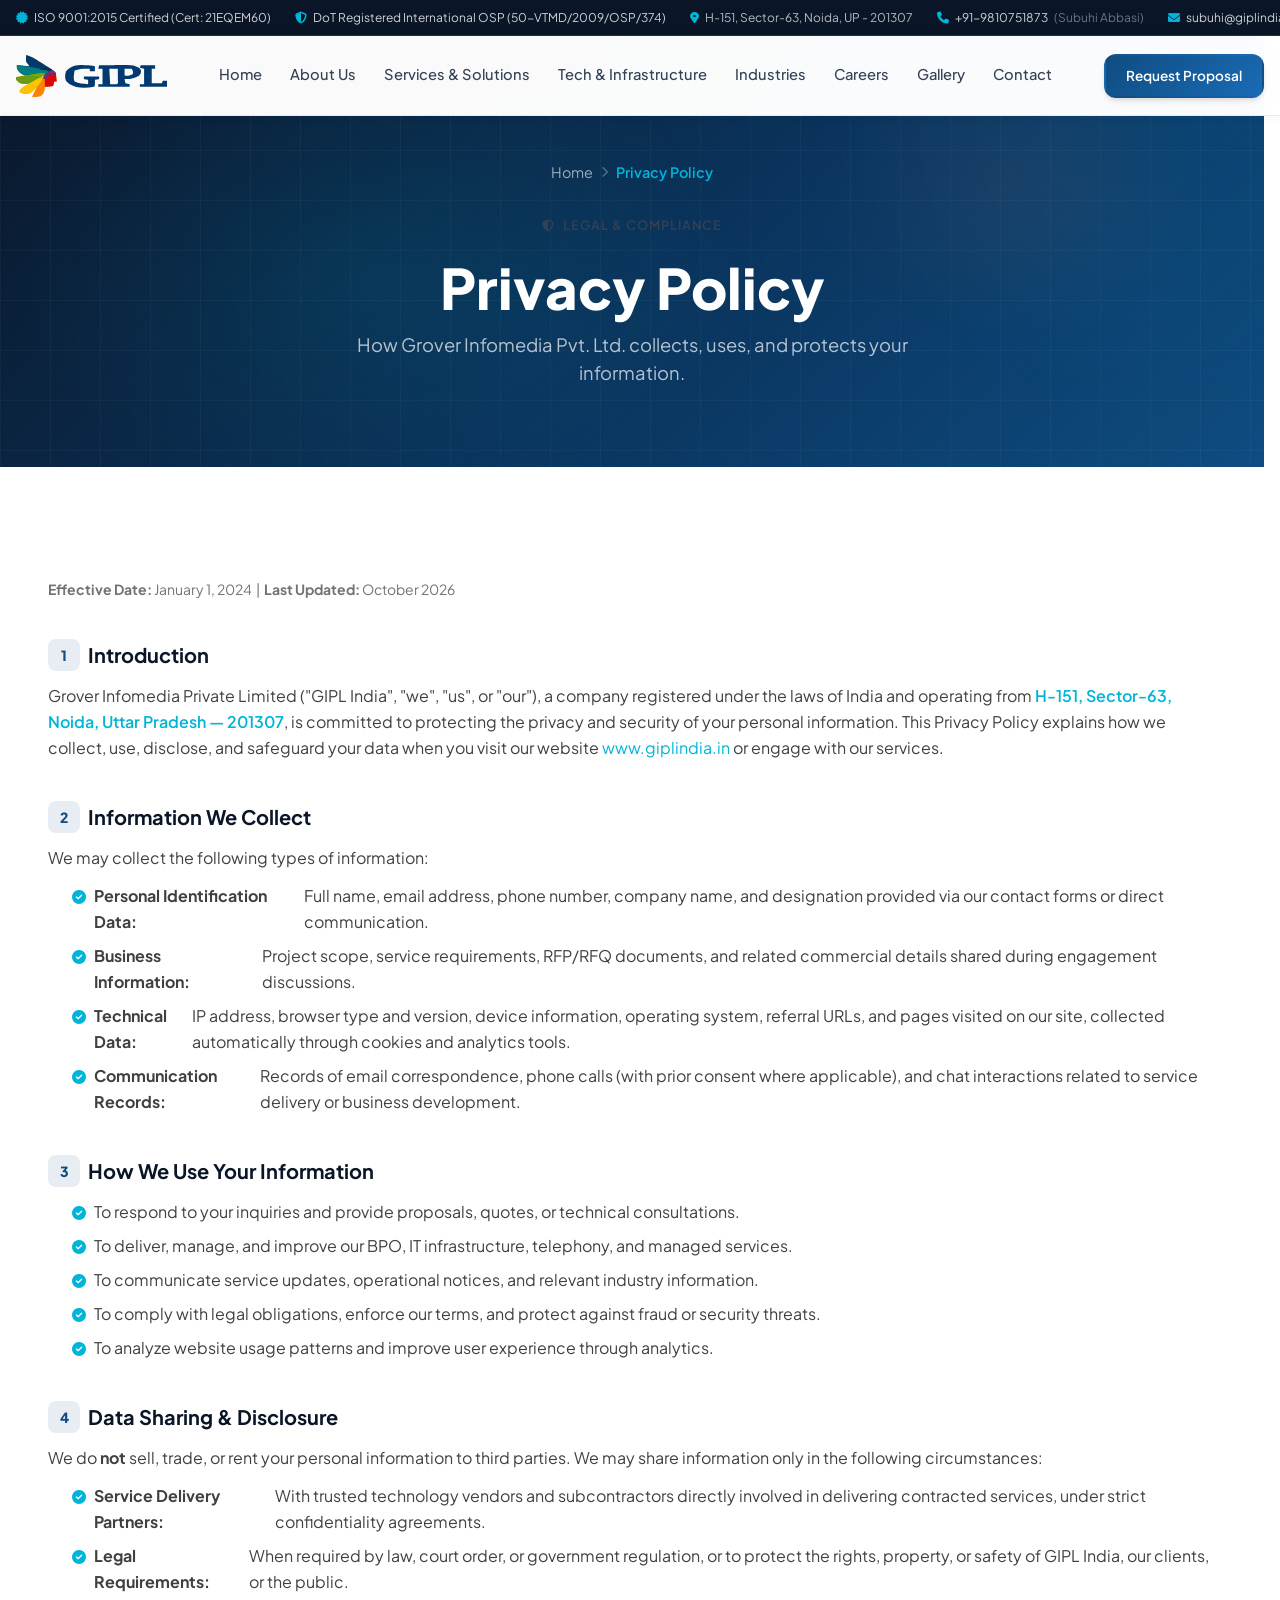
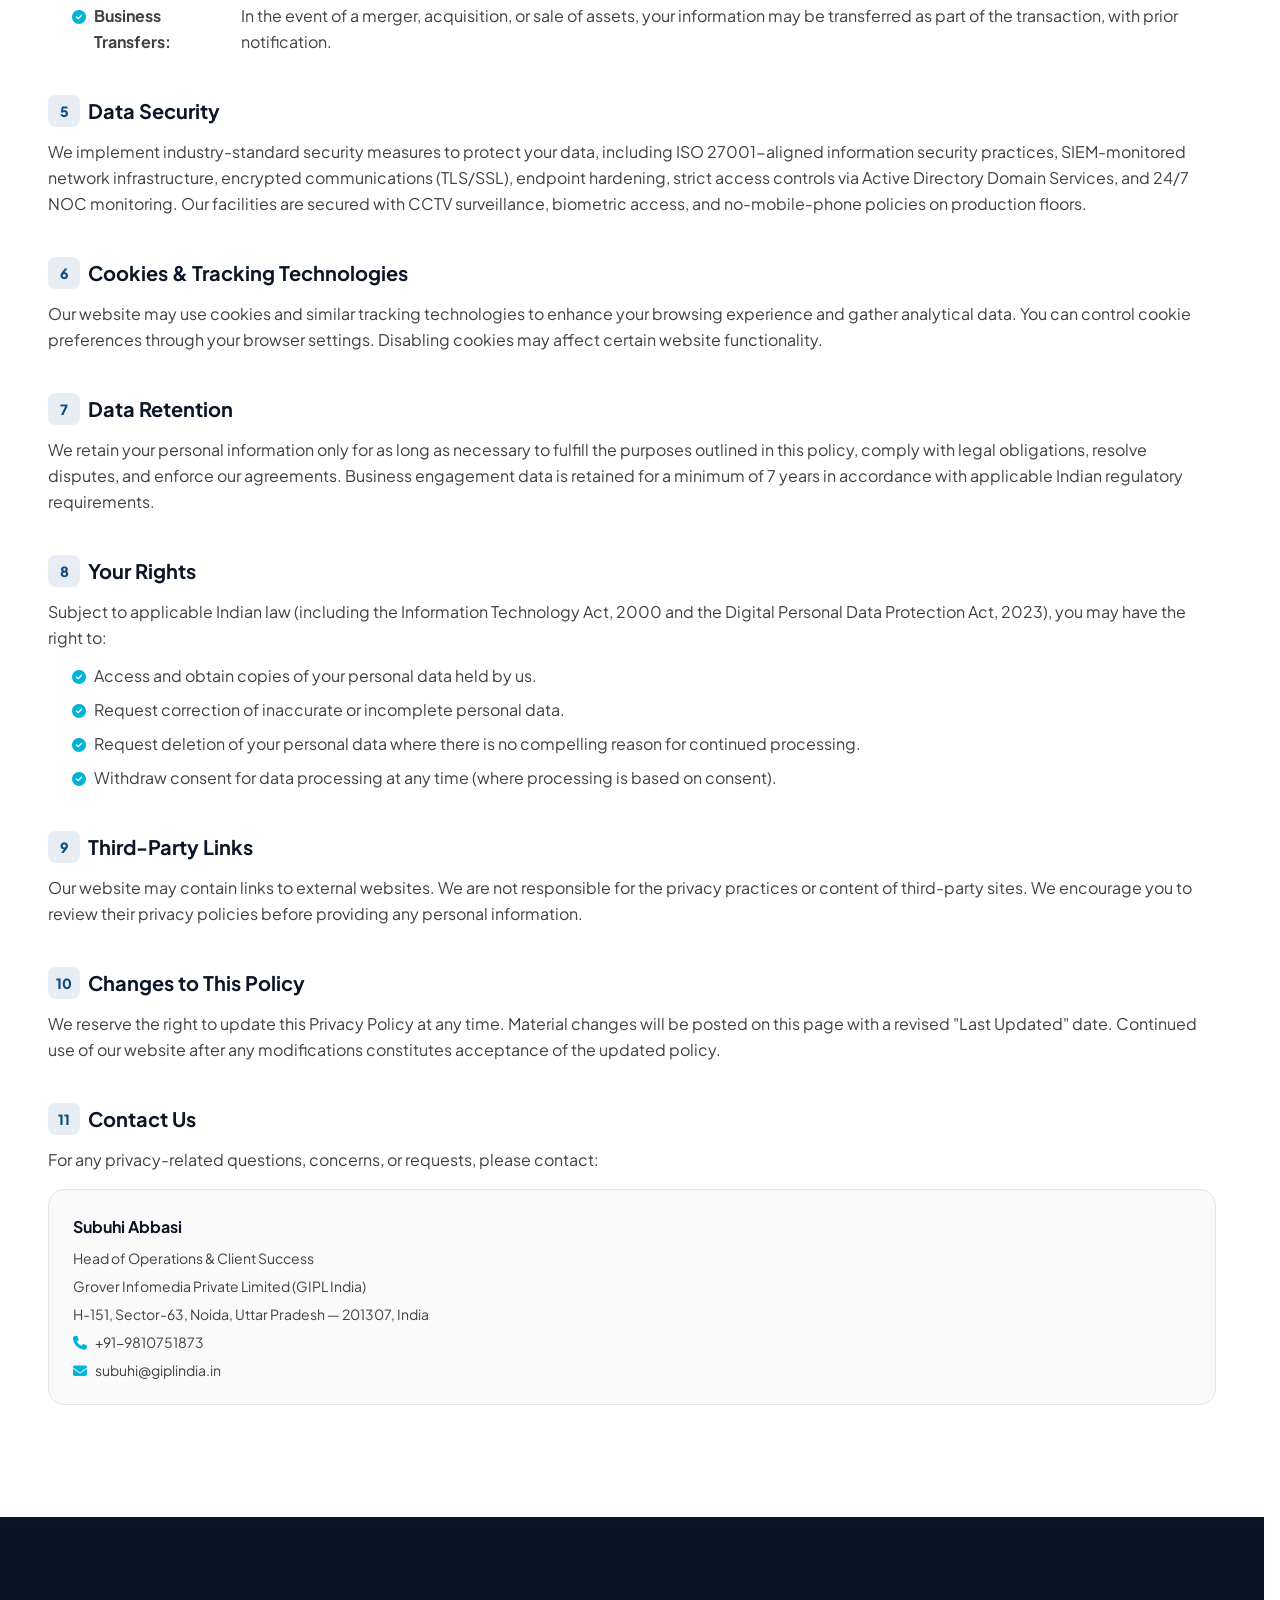
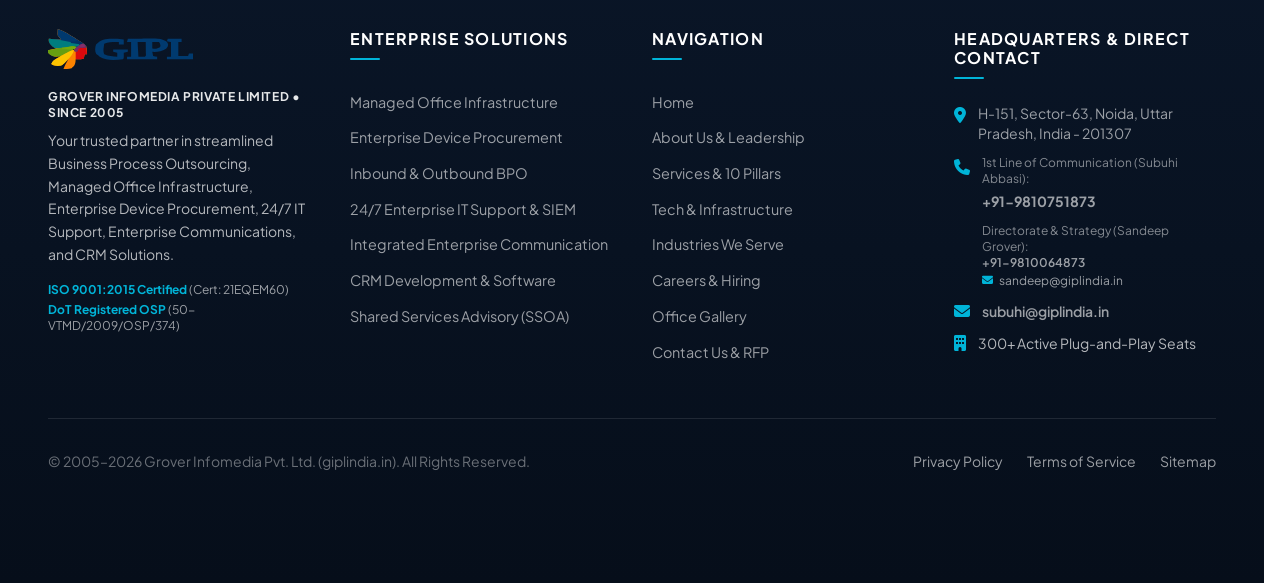
<file: privacy-policy.html>
<!DOCTYPE html>
<html lang="en">

<head>
  <meta charset="UTF-8">
  <meta name="viewport" content="width=device-width, initial-scale=1.0">
  <title>Privacy Policy | Grover Infomedia Pvt. Ltd. (GIPL India)</title>
  <meta name="description"
    content="Privacy Policy for Grover Infomedia Pvt. Ltd. (GIPL India). Learn how we collect, use, and protect your personal and business data in compliance with Indian IT regulations.">
  <meta name="keywords" content="GIPL India privacy policy, data protection, BPO privacy, customer data security">
  <meta name="author" content="GIPL India">
  <link rel="canonical" href="https://www.giplindia.in/privacy-policy.html">

  <!-- Favicon -->
  <link rel="icon" type="image/svg+xml" href="asset/favicon.svg">

  <!-- Google Fonts -->
  <link rel="preconnect" href="https://fonts.googleapis.com">
  <link rel="preconnect" href="https://fonts.gstatic.com" crossorigin>
  <link href="https://fonts.googleapis.com/css2?family=Plus+Jakarta+Sans:wght@300;400;500;600;700;800&display=swap"
    rel="stylesheet">

  <!-- Font Awesome -->
  <link rel="stylesheet" href="https://cdnjs.cloudflare.com/ajax/libs/font-awesome/6.5.1/css/all.min.css">

  <!-- Tailwind CSS -->
  <link rel="stylesheet" href="tailwind.min.css">

  <!-- Custom CSS -->
  <link rel="stylesheet" href="styles.css">
</head>

<body class="font-body page-inner">

  <!-- ==================== SITE HEADER ==================== -->
  <header id="site-header" class="site-header fixed top-0 left-0 right-0 z-50">
    <!-- Top Enterprise Utility Bar -->
    <div class="top-utility-bar bg-dark border-b border-white/10 text-white/80 text-xs py-2.5 hidden md:block">
      <div class="container-custom max-w-7xl mx-auto px-4 flex items-center justify-between">
        <div class="flex items-center gap-6">
          <span class="flex items-center gap-1.5 whitespace-nowrap"><i class="fas fa-certificate text-secondary"></i>
            ISO 9001:2015 Certified (Cert: 21EQEM60)</span>
          <span class="flex items-center gap-1.5 whitespace-nowrap"><i class="fas fa-shield-halved text-secondary"></i>
            DoT Registered International OSP (50-VTMD/2009/OSP/374)</span>
          <a href="https://maps.app.goo.gl/KAawsqjsAnJwsYy49" target="_blank" rel="noopener noreferrer"
            class="flex items-center gap-1.5 text-white/70 hover:text-white transition-colors whitespace-nowrap">
            <i class="fas fa-location-dot text-secondary"></i> H-151, Sector-63, Noida, UP - 201307
          </a>
        </div>
        <div class="flex items-center gap-6 ml-6 shrink-0">
          <a href="tel:+919810751873"
            class="hover:text-secondary flex items-center gap-1.5 transition-colors whitespace-nowrap">
            <i class="fas fa-phone text-secondary"></i> +91-9810751873 <span class="text-white/40">(Subuhi
              Abbasi)</span>
          </a>
          <a href="mailto:subuhi@giplindia.in"
            class="hover:text-secondary flex items-center gap-1.5 transition-colors whitespace-nowrap">
            <i class="fas fa-envelope text-secondary"></i> subuhi@giplindia.in
          </a>
        </div>
      </div>
    </div>

    <!-- Navigation -->
    <nav id="navbar" aria-label="Main navigation" class="transition-all duration-300">
      <div class="container-custom max-w-7xl mx-auto px-4 flex items-center justify-between h-20">
        <!-- Logo -->
        <a href="index.html" class="flex items-center gap-3 z-10 shrink-0" aria-label="GIPL India Home">
          <img src="asset/logo.svg" alt="GIPL India Logo"
            class="nav-logo-img logo-dark h-10 sm:h-11 w-auto object-contain shrink-0">
        </a>

        <!-- Desktop Links -->
        <div class="hidden lg:flex items-center gap-6 xl:gap-7">
          <a href="index.html"
            class="nav-link text-neutral-700 whitespace-nowrap border-b-2 border-transparent">Home</a>
          <a href="about.html" class="nav-link text-neutral-700 whitespace-nowrap border-b-2 border-transparent">About
            Us</a>
          <a href="services.html"
            class="nav-link text-neutral-700 whitespace-nowrap border-b-2 border-transparent">Services & Solutions</a>
          <a href="infrastructure.html"
            class="nav-link text-neutral-700 whitespace-nowrap border-b-2 border-transparent">Tech & Infrastructure</a>
          <a href="industries.html"
            class="nav-link text-neutral-700 whitespace-nowrap border-b-2 border-transparent">Industries</a>
          <a href="careers.html"
            class="nav-link text-neutral-700 whitespace-nowrap border-b-2 border-transparent">Careers</a>
          <a href="gallery.html"
            class="nav-link text-neutral-700 whitespace-nowrap border-b-2 border-transparent">Gallery</a>
          <a href="contact.html"
            class="nav-link text-neutral-700 whitespace-nowrap border-b-2 border-transparent">Contact</a>
        </div>

        <!-- CTA + Hamburger -->
        <div class="flex items-center gap-4 z-10 shrink-0">
          <a href="contact.html"
            class="nav-cta hidden md:inline-flex btn btn-sm bg-primary text-white hover:bg-primary-dark rounded-lg shadow-md whitespace-nowrap">
            Request Proposal
          </a>
          <button id="menu-toggle" class="lg:hidden text-neutral-700 text-2xl focus:outline-none"
            aria-label="Open menu">
            <i class="fas fa-bars"></i>
          </button>
        </div>
      </div>
    </nav>
  </header>

  <!-- Mobile Menu -->
  <div id="mobile-menu">
    <div class="menu-overlay"></div>
    <div class="menu-panel">
      <div class="flex items-center justify-between mb-8">
        <a href="index.html" class="flex items-center gap-2">
          <img src="asset/logo.svg" alt="GIPL India" class="h-9 w-auto object-contain">
        </a>
        <button id="menu-close" class="text-neutral-500 text-2xl" aria-label="Close menu">
          <i class="fas fa-times"></i>
        </button>
      </div>
      <nav aria-label="Mobile navigation">
        <a href="index.html" class="mobile-nav-link">Home</a>
        <a href="about.html" class="mobile-nav-link">About Us</a>
        <a href="services.html" class="mobile-nav-link">Services & Solutions</a>
        <a href="infrastructure.html" class="mobile-nav-link">Tech & Infrastructure</a>
        <a href="industries.html" class="mobile-nav-link">Industries</a>
        <a href="careers.html" class="mobile-nav-link">Careers</a>
        <a href="gallery.html" class="mobile-nav-link">Gallery</a>
        <a href="contact.html" class="mobile-nav-link">Contact</a>
      </nav>
      <div class="mt-8">
        <a href="contact.html" class="btn btn-primary w-full">Request Proposal</a>
      </div>
    </div>
  </div>

  <!-- ==================== PAGE HEADER ==================== -->
  <section class="page-header">
    <div class="hero-grid-bg"></div>
    <div class="hero-blob" style="width:400px;height:400px;background:rgba(0,180,216,0.12);top:-15%;right:-5%;"></div>
    <div class="container-custom relative z-10 text-center">
      <div class="breadcrumb justify-center">
        <a href="index.html">Home</a>
        <i class="fas fa-chevron-right text-xs"></i>
        <span>Privacy Policy</span>
      </div>
      <div class="section-badge section-badge-secondary mb-4 inline-flex">
        <i class="fas fa-shield-halved text-xs"></i>
        Legal & Compliance
      </div>
      <h1 class="text-3xl md:text-4xl lg:text-5xl font-extrabold text-white mb-4">Privacy Policy</h1>
      <p class="text-white/70 text-lg max-w-2xl mx-auto">How Grover Infomedia Pvt. Ltd. collects, uses, and protects
        your information.</p>
    </div>
  </section>

  <!-- ==================== PRIVACY POLICY CONTENT ==================== -->
  <section class="section-padding bg-white">
    <div class="container-custom max-w-4xl">
      <p class="text-neutral-500 text-sm mb-10"><strong>Effective Date:</strong> January 1, 2024 &nbsp;|&nbsp;
        <strong>Last Updated:</strong> October 2026</p>

      <div class="prose prose-lg max-w-none space-y-10 text-neutral-700 leading-relaxed">

        <!-- 1 -->
        <div>
          <h2 class="text-xl font-bold text-dark mb-3 flex items-center gap-2"><span
              class="w-8 h-8 rounded-lg bg-primary/10 text-primary flex items-center justify-center text-sm font-extrabold">1</span>
            Introduction</h2>
          <p>Grover Infomedia Private Limited ("GIPL India", "we", "us", or "our"), a company registered under the laws
            of India and operating from <a href="https://maps.app.goo.gl/KAawsqjsAnJwsYy49" target="_blank"
              rel="noopener noreferrer" class="text-secondary font-semibold hover:underline">H-151, Sector-63, Noida,
              Uttar Pradesh &mdash; 201307</a>, is committed to protecting the privacy and security of your personal
            information. This Privacy Policy explains how we collect, use, disclose, and safeguard your data when you
            visit our website <a href="https://www.giplindia.in"
              class="text-secondary hover:underline">www.giplindia.in</a> or engage with our services.</p>
        </div>

        <!-- 2 -->
        <div>
          <h2 class="text-xl font-bold text-dark mb-3 flex items-center gap-2"><span
              class="w-8 h-8 rounded-lg bg-primary/10 text-primary flex items-center justify-center text-sm font-extrabold">2</span>
            Information We Collect</h2>
          <p class="mb-3">We may collect the following types of information:</p>
          <ul class="space-y-2 pl-6">
            <li class="flex items-start gap-2"><i class="fas fa-circle-check text-secondary text-sm mt-1"></i>
              <strong>Personal Identification Data:</strong> Full name, email address, phone number, company name, and
              designation provided via our contact forms or direct communication.</li>
            <li class="flex items-start gap-2"><i class="fas fa-circle-check text-secondary text-sm mt-1"></i>
              <strong>Business Information:</strong> Project scope, service requirements, RFP/RFQ documents, and related
              commercial details shared during engagement discussions.</li>
            <li class="flex items-start gap-2"><i class="fas fa-circle-check text-secondary text-sm mt-1"></i>
              <strong>Technical Data:</strong> IP address, browser type and version, device information, operating
              system, referral URLs, and pages visited on our site, collected automatically through cookies and
              analytics tools.</li>
            <li class="flex items-start gap-2"><i class="fas fa-circle-check text-secondary text-sm mt-1"></i>
              <strong>Communication Records:</strong> Records of email correspondence, phone calls (with prior consent
              where applicable), and chat interactions related to service delivery or business development.</li>
          </ul>
        </div>

        <!-- 3 -->
        <div>
          <h2 class="text-xl font-bold text-dark mb-3 flex items-center gap-2"><span
              class="w-8 h-8 rounded-lg bg-primary/10 text-primary flex items-center justify-center text-sm font-extrabold">3</span>
            How We Use Your Information</h2>
          <ul class="space-y-2 pl-6">
            <li class="flex items-start gap-2"><i class="fas fa-circle-check text-secondary text-sm mt-1"></i> To
              respond to your inquiries and provide proposals, quotes, or technical consultations.</li>
            <li class="flex items-start gap-2"><i class="fas fa-circle-check text-secondary text-sm mt-1"></i> To
              deliver, manage, and improve our BPO, IT infrastructure, telephony, and managed services.</li>
            <li class="flex items-start gap-2"><i class="fas fa-circle-check text-secondary text-sm mt-1"></i> To
              communicate service updates, operational notices, and relevant industry information.</li>
            <li class="flex items-start gap-2"><i class="fas fa-circle-check text-secondary text-sm mt-1"></i> To comply
              with legal obligations, enforce our terms, and protect against fraud or security threats.</li>
            <li class="flex items-start gap-2"><i class="fas fa-circle-check text-secondary text-sm mt-1"></i> To
              analyze website usage patterns and improve user experience through analytics.</li>
          </ul>
        </div>

        <!-- 4 -->
        <div>
          <h2 class="text-xl font-bold text-dark mb-3 flex items-center gap-2"><span
              class="w-8 h-8 rounded-lg bg-primary/10 text-primary flex items-center justify-center text-sm font-extrabold">4</span>
            Data Sharing & Disclosure</h2>
          <p class="mb-3">We do <strong>not</strong> sell, trade, or rent your personal information to third parties. We
            may share information only in the following circumstances:</p>
          <ul class="space-y-2 pl-6">
            <li class="flex items-start gap-2"><i class="fas fa-circle-check text-secondary text-sm mt-1"></i>
              <strong>Service Delivery Partners:</strong> With trusted technology vendors and subcontractors directly
              involved in delivering contracted services, under strict confidentiality agreements.</li>
            <li class="flex items-start gap-2"><i class="fas fa-circle-check text-secondary text-sm mt-1"></i>
              <strong>Legal Requirements:</strong> When required by law, court order, or government regulation, or to
              protect the rights, property, or safety of GIPL India, our clients, or the public.</li>
            <li class="flex items-start gap-2"><i class="fas fa-circle-check text-secondary text-sm mt-1"></i>
              <strong>Business Transfers:</strong> In the event of a merger, acquisition, or sale of assets, your
              information may be transferred as part of the transaction, with prior notification.</li>
          </ul>
        </div>

        <!-- 5 -->
        <div>
          <h2 class="text-xl font-bold text-dark mb-3 flex items-center gap-2"><span
              class="w-8 h-8 rounded-lg bg-primary/10 text-primary flex items-center justify-center text-sm font-extrabold">5</span>
            Data Security</h2>
          <p>We implement industry-standard security measures to protect your data, including ISO 27001-aligned
            information security practices, SIEM-monitored network infrastructure, encrypted communications (TLS/SSL),
            endpoint hardening, strict access controls via Active Directory Domain Services, and 24/7 NOC monitoring.
            Our facilities are secured with CCTV surveillance, biometric access, and no-mobile-phone policies on
            production floors.</p>
        </div>

        <!-- 6 -->
        <div>
          <h2 class="text-xl font-bold text-dark mb-3 flex items-center gap-2"><span
              class="w-8 h-8 rounded-lg bg-primary/10 text-primary flex items-center justify-center text-sm font-extrabold">6</span>
            Cookies & Tracking Technologies</h2>
          <p>Our website may use cookies and similar tracking technologies to enhance your browsing experience and
            gather analytical data. You can control cookie preferences through your browser settings. Disabling cookies
            may affect certain website functionality.</p>
        </div>

        <!-- 7 -->
        <div>
          <h2 class="text-xl font-bold text-dark mb-3 flex items-center gap-2"><span
              class="w-8 h-8 rounded-lg bg-primary/10 text-primary flex items-center justify-center text-sm font-extrabold">7</span>
            Data Retention</h2>
          <p>We retain your personal information only for as long as necessary to fulfill the purposes outlined in this
            policy, comply with legal obligations, resolve disputes, and enforce our agreements. Business engagement
            data is retained for a minimum of 7 years in accordance with applicable Indian regulatory requirements.</p>
        </div>

        <!-- 8 -->
        <div>
          <h2 class="text-xl font-bold text-dark mb-3 flex items-center gap-2"><span
              class="w-8 h-8 rounded-lg bg-primary/10 text-primary flex items-center justify-center text-sm font-extrabold">8</span>
            Your Rights</h2>
          <p class="mb-3">Subject to applicable Indian law (including the Information Technology Act, 2000 and the
            Digital Personal Data Protection Act, 2023), you may have the right to:</p>
          <ul class="space-y-2 pl-6">
            <li class="flex items-start gap-2"><i class="fas fa-circle-check text-secondary text-sm mt-1"></i> Access
              and obtain copies of your personal data held by us.</li>
            <li class="flex items-start gap-2"><i class="fas fa-circle-check text-secondary text-sm mt-1"></i> Request
              correction of inaccurate or incomplete personal data.</li>
            <li class="flex items-start gap-2"><i class="fas fa-circle-check text-secondary text-sm mt-1"></i> Request
              deletion of your personal data where there is no compelling reason for continued processing.</li>
            <li class="flex items-start gap-2"><i class="fas fa-circle-check text-secondary text-sm mt-1"></i> Withdraw
              consent for data processing at any time (where processing is based on consent).</li>
          </ul>
        </div>

        <!-- 9 -->
        <div>
          <h2 class="text-xl font-bold text-dark mb-3 flex items-center gap-2"><span
              class="w-8 h-8 rounded-lg bg-primary/10 text-primary flex items-center justify-center text-sm font-extrabold">9</span>
            Third-Party Links</h2>
          <p>Our website may contain links to external websites. We are not responsible for the privacy practices or
            content of third-party sites. We encourage you to review their privacy policies before providing any
            personal information.</p>
        </div>

        <!-- 10 -->
        <div>
          <h2 class="text-xl font-bold text-dark mb-3 flex items-center gap-2"><span
              class="w-8 h-8 rounded-lg bg-primary/10 text-primary flex items-center justify-center text-sm font-extrabold">10</span>
            Changes to This Policy</h2>
          <p>We reserve the right to update this Privacy Policy at any time. Material changes will be posted on this
            page with a revised "Last Updated" date. Continued use of our website after any modifications constitutes
            acceptance of the updated policy.</p>
        </div>

        <!-- 11 -->
        <div>
          <h2 class="text-xl font-bold text-dark mb-3 flex items-center gap-2"><span
              class="w-8 h-8 rounded-lg bg-primary/10 text-primary flex items-center justify-center text-sm font-extrabold">11</span>
            Contact Us</h2>
          <p class="mb-4">For any privacy-related questions, concerns, or requests, please contact:</p>
          <div class="bg-neutral-50 border border-neutral-200 rounded-2xl p-6 space-y-2">
            <p class="font-bold text-dark">Subuhi Abbasi</p>
            <p class="text-sm">Head of Operations & Client Success</p>
            <p class="text-sm">Grover Infomedia Private Limited (GIPL India)</p>
            <p class="text-sm"><a href="https://maps.app.goo.gl/KAawsqjsAnJwsYy49" target="_blank"
                rel="noopener noreferrer" class="hover:text-primary hover:underline">H-151, Sector-63, Noida, Uttar
                Pradesh &mdash; 201307, India</a></p>
            <p class="text-sm"><i class="fas fa-phone text-secondary mr-2"></i><a href="tel:+919810751873"
                class="hover:text-secondary">+91-9810751873</a></p>
            <p class="text-sm"><i class="fas fa-envelope text-secondary mr-2"></i><a href="mailto:subuhi@giplindia.in"
                class="hover:text-secondary">subuhi@giplindia.in</a></p>
          </div>
        </div>

      </div>
    </div>
  </section>

  <!-- ==================== CORPORATE FOOTER ==================== -->
  <footer class="footer">
    <div class="section-padding pb-8">
      <div class="container-custom max-w-7xl mx-auto px-4">
        <div class="grid sm:grid-cols-2 lg:grid-cols-4 gap-10 mb-12">
          <!-- Column 1: Company Summary -->
          <div>
            <a href="index.html" class="flex items-center gap-3 mb-5">
              <img src="asset/logo-white.svg" alt="GIPL India Logo" class="h-10 w-auto object-contain">
            </a>
            <h5 class="text-xs font-bold uppercase tracking-wider text-white/90 mb-2">GROVER INFOMEDIA PRIVATE LIMITED •
              SINCE 2005</h5>
            <p class="text-sm leading-relaxed mb-4 text-white/70">
              Your trusted partner in streamlined Business Process Outsourcing, Managed Office Infrastructure,
              Enterprise Device Procurement, 24/7 IT Support, Enterprise Communications, and CRM Solutions.
            </p>
            <div class="text-xs text-white/60 mb-5 space-y-1">
              <div><strong class="text-secondary">ISO 9001:2015 Certified</strong> (Cert: 21EQEM60)</div>
              <div><strong class="text-secondary">DoT Registered OSP</strong> (50-VTMD/2009/OSP/374)</div>
            </div>
          </div>

          <!-- Column 2: Enterprise Solutions Quick Links -->
          <div>
            <h4 class="footer-heading">Enterprise Solutions</h4>
            <a href="services.html#pillar-1" class="footer-link">Managed Office Infrastructure</a>
            <a href="services.html#pillar-2" class="footer-link">Enterprise Device Procurement</a>
            <a href="services.html#pillar-4" class="footer-link">Inbound & Outbound BPO</a>
            <a href="services.html#pillar-3" class="footer-link">24/7 Enterprise IT Support & SIEM</a>
            <a href="services.html#pillar-5" class="footer-link">Integrated Enterprise Communication</a>
            <a href="services.html#pillar-9" class="footer-link">CRM Development & Software</a>
            <a href="services.html#pillar-10" class="footer-link">Shared Services Advisory (SSOA)</a>
          </div>

          <!-- Column 3: Quick Navigation -->
          <div>
            <h4 class="footer-heading">Navigation</h4>
            <a href="index.html" class="footer-link">Home</a>
            <a href="about.html" class="footer-link">About Us & Leadership</a>
            <a href="services.html" class="footer-link">Services & 10 Pillars</a>
            <a href="infrastructure.html" class="footer-link">Tech & Infrastructure</a>
            <a href="industries.html" class="footer-link">Industries We Serve</a>
            <a href="careers.html" class="footer-link">Careers & Hiring</a>
            <a href="gallery.html" class="footer-link">Office Gallery</a>
            <a href="contact.html" class="footer-link">Contact Us & RFP</a>
          </div>

          <!-- Column 4: Corporate Headquarters & Direct Contact -->
          <div>
            <h4 class="footer-heading">Headquarters & Direct Contact</h4>
            <div class="space-y-3">
              <div class="flex items-start gap-3">
                <i class="fas fa-location-dot text-secondary mt-1 flex-shrink-0"></i>
                <a href="https://maps.app.goo.gl/KAawsqjsAnJwsYy49" target="_blank" rel="noopener noreferrer"
                  class="text-sm text-white/80 hover:text-white hover:underline transition-colors">
                  H-151, Sector-63, Noida, Uttar Pradesh, India - 201307
                </a>
              </div>
              <div class="flex items-start gap-3">
                <i class="fas fa-phone text-secondary mt-1 flex-shrink-0"></i>
                <div>
                  <div class="text-xs text-white/50">1st Line of Communication (Subuhi Abbasi):</div>
                  <a href="tel:+919810751873"
                    class="text-sm font-bold text-white hover:text-secondary">+91-9810751873</a>
                  <div class="text-xs text-white/50 mt-2">Directorate & Strategy (Sandeep Grover):</div>
                  <a href="tel:+919810064873"
                    class="text-xs text-white/80 hover:text-secondary block font-semibold">+91-9810064873</a>
                  <a href="mailto:sandeep@giplindia.in"
                    class="text-xs text-white/80 hover:text-secondary flex items-center gap-1.5 mt-0.5"><i
                      class="fas fa-envelope text-secondary text-[11px]"></i> sandeep@giplindia.in</a>
                </div>
              </div>
              <div class="flex items-center gap-3">
                <i class="fas fa-envelope text-secondary flex-shrink-0"></i>
                <a href="mailto:subuhi@giplindia.in"
                  class="text-sm hover:text-secondary font-semibold">subuhi@giplindia.in</a>
              </div>
              <div class="flex items-center gap-3">
                <i class="fas fa-building text-secondary flex-shrink-0"></i>
                <span class="text-sm">300+ Active Plug-and-Play Seats</span>
              </div>
            </div>
          </div>
        </div>

        <!-- Bottom Bar -->
        <div class="border-t border-white/10 pt-8 flex flex-col md:flex-row items-center justify-between gap-4">
          <p class="text-sm text-white/40">
            &copy; 2005–2026 Grover Infomedia Pvt. Ltd. (giplindia.in). All Rights Reserved.
          </p>
          <div class="flex gap-6 text-sm text-white/40">
            <a href="privacy-policy.html" class="hover:text-white/70">Privacy Policy</a>
            <a href="terms-and-conditions.html" class="hover:text-white/70">Terms of Service</a>
            <a href="sitemap.xml" class="hover:text-white/70">Sitemap</a>
          </div>
        </div>
      </div>
    </div>
  </footer>

  <button id="back-to-top" aria-label="Back to top"><i class="fas fa-arrow-up"></i></button>
  <script src="main.js"></script>
</body>

</html>
</file>
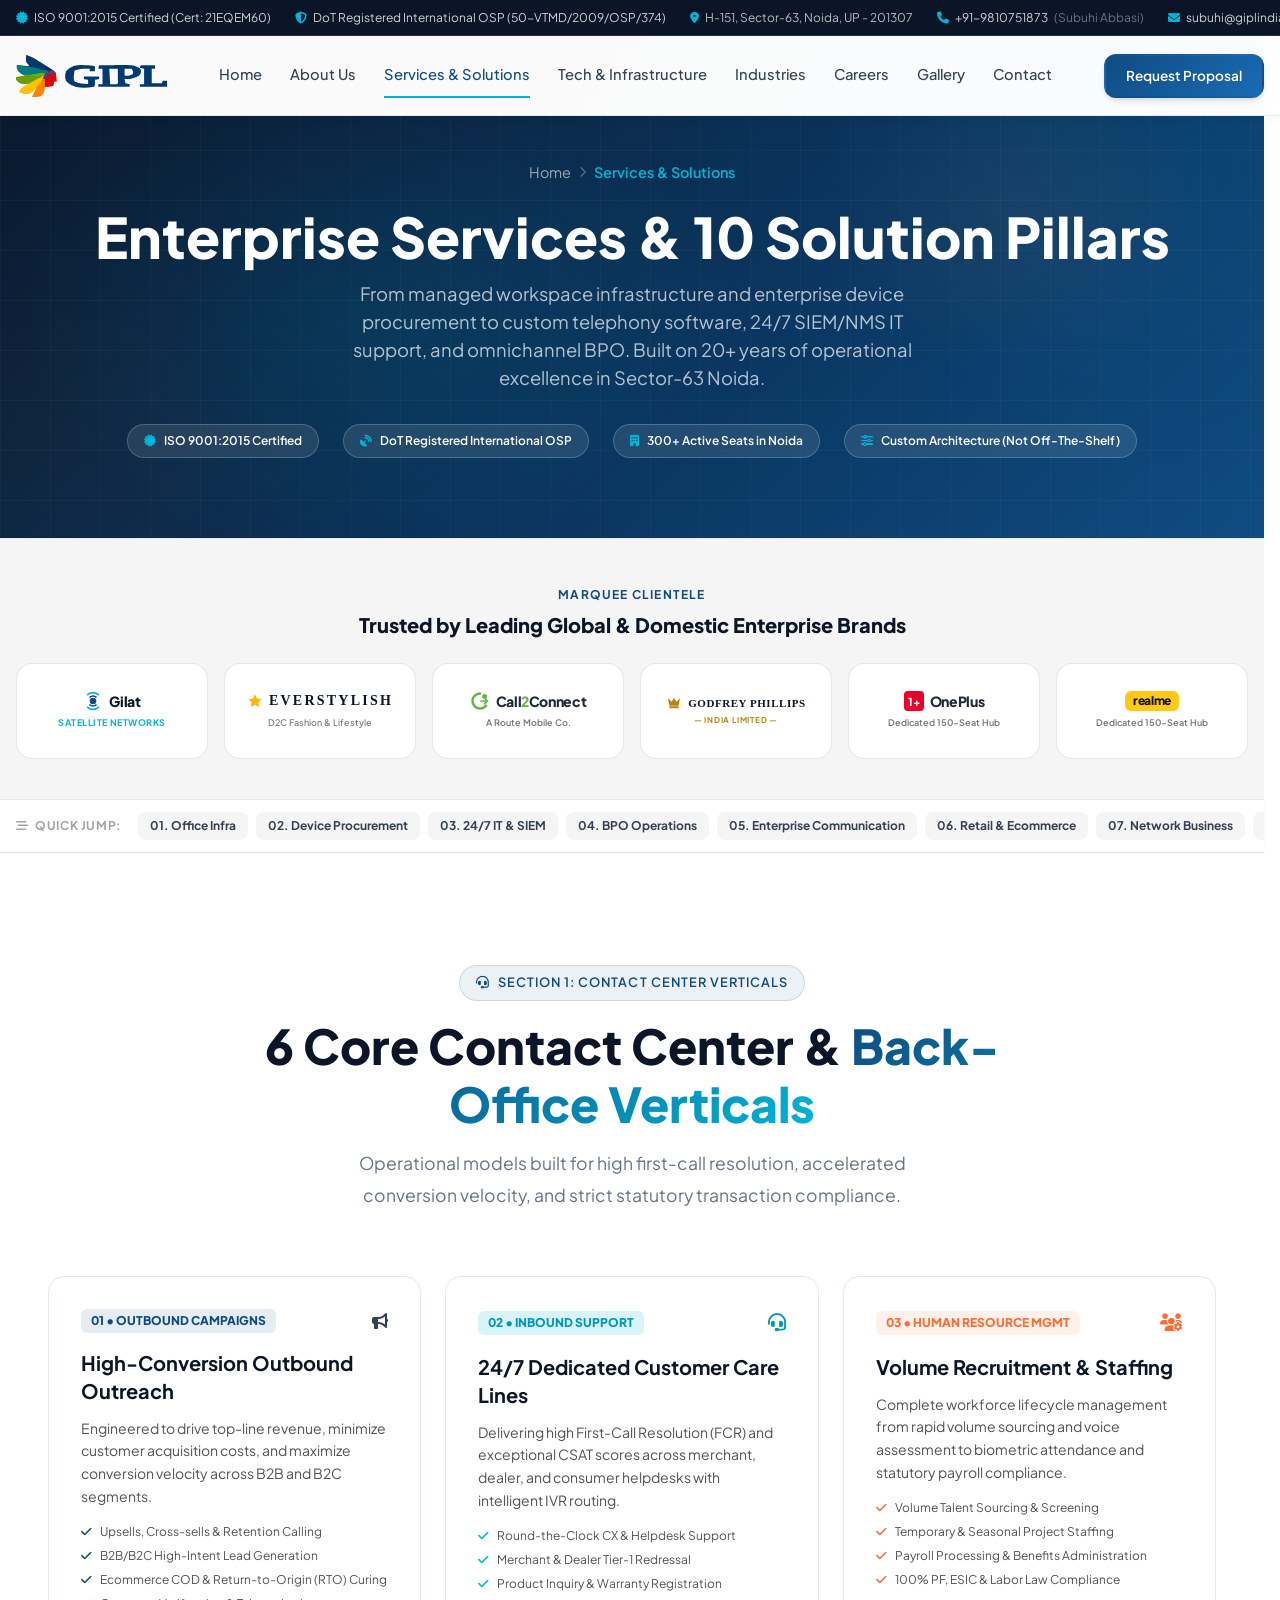
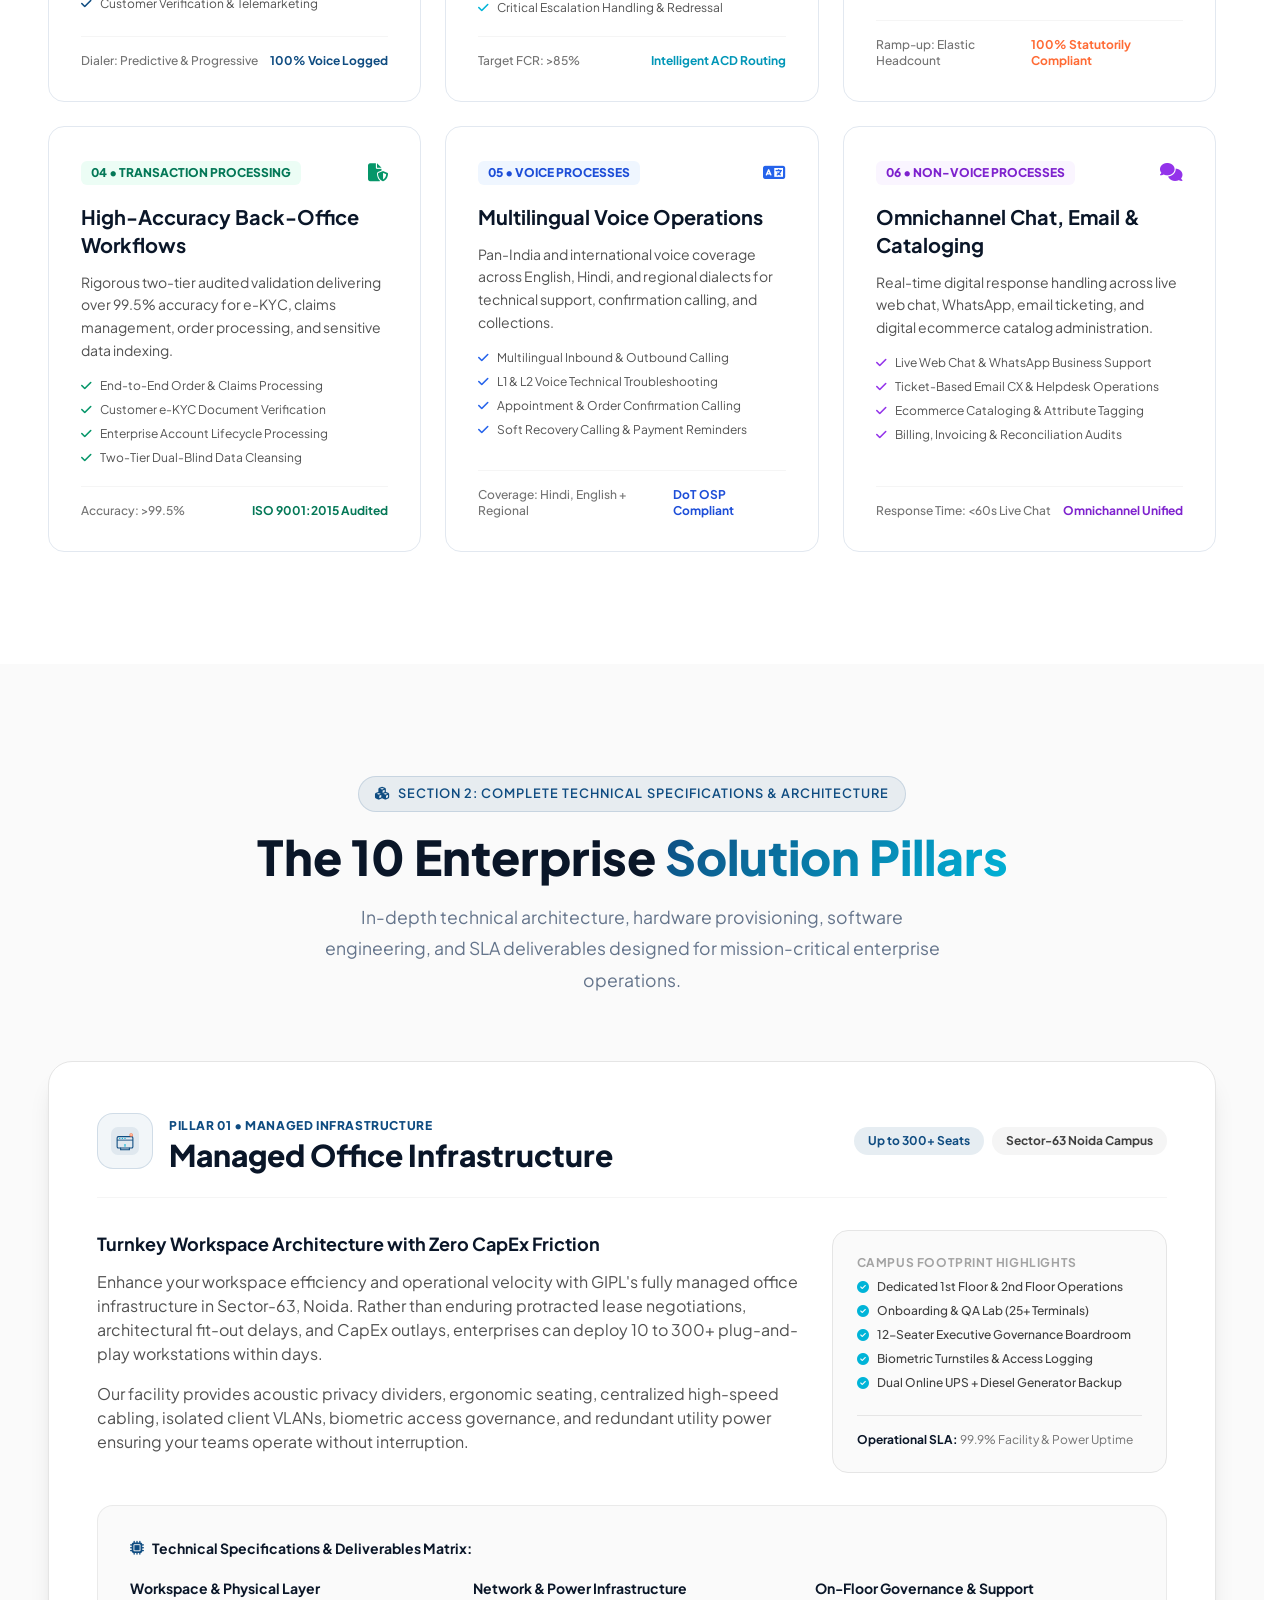
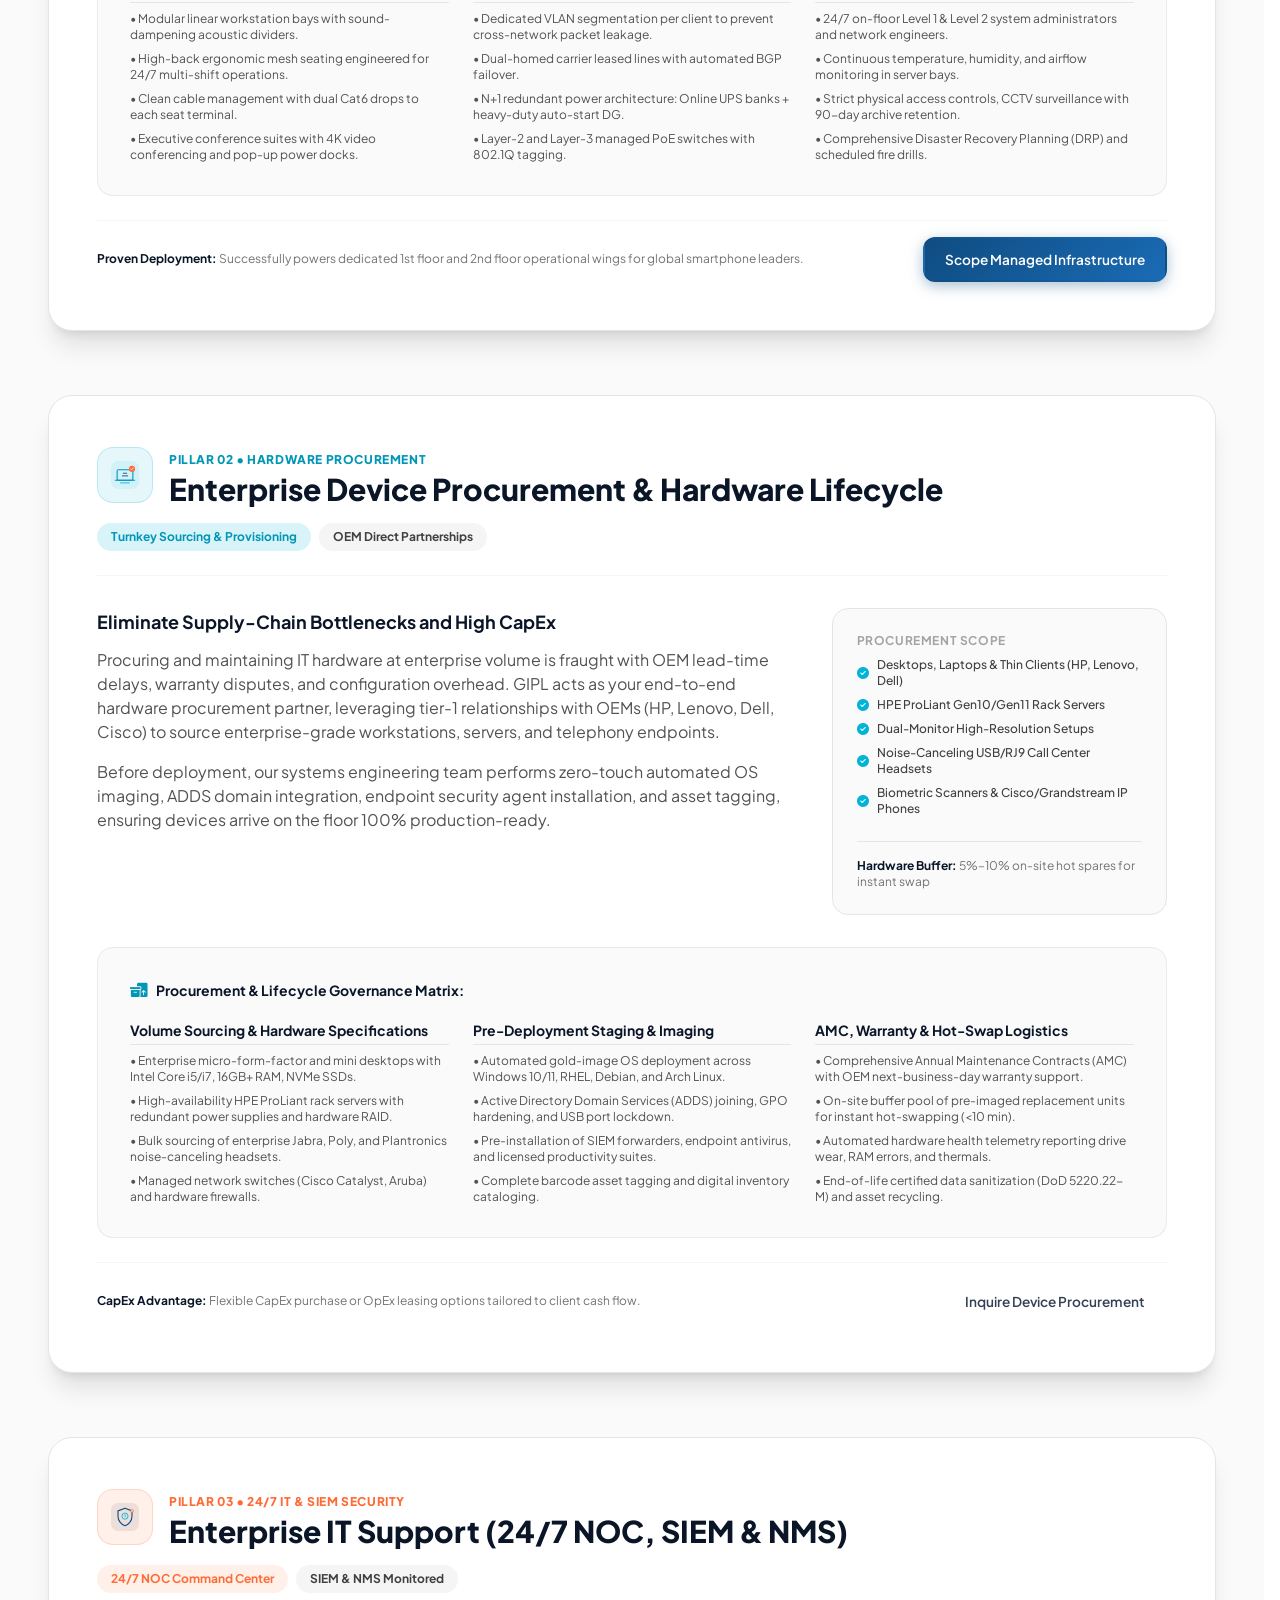
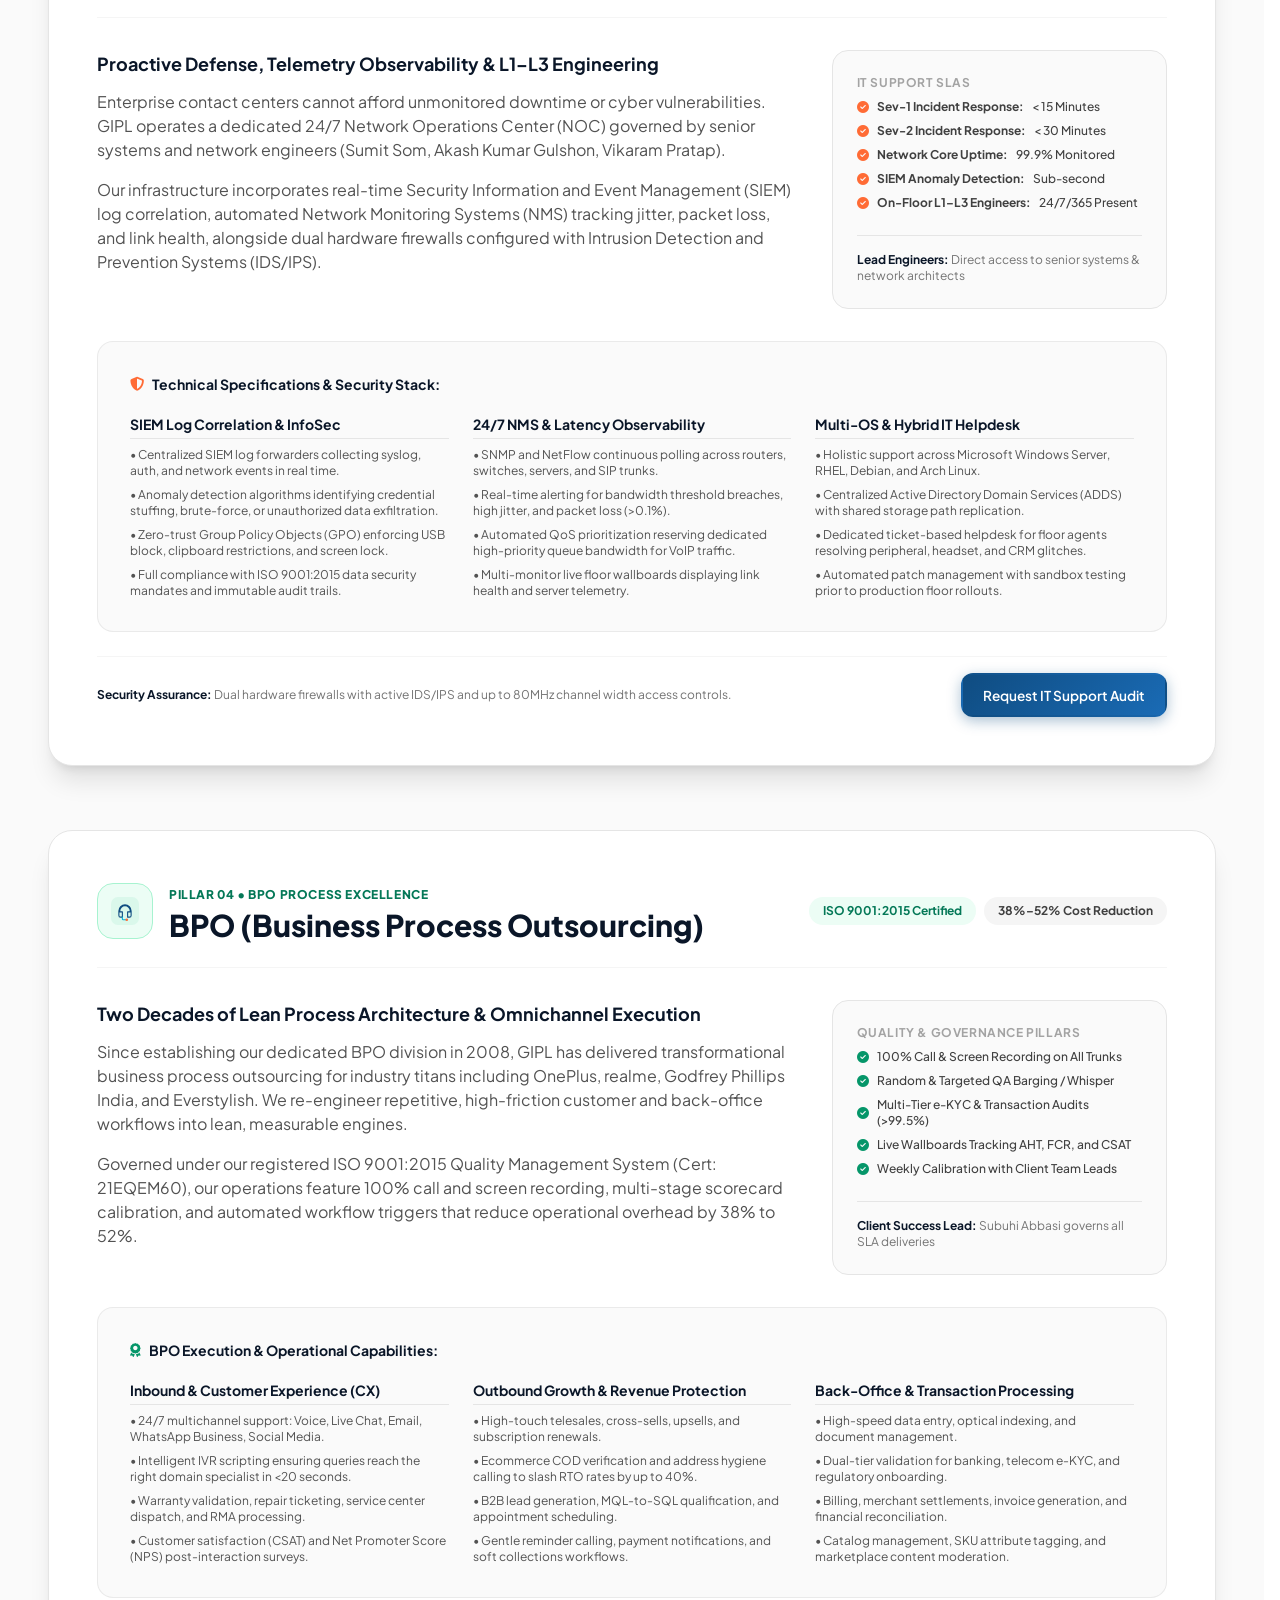
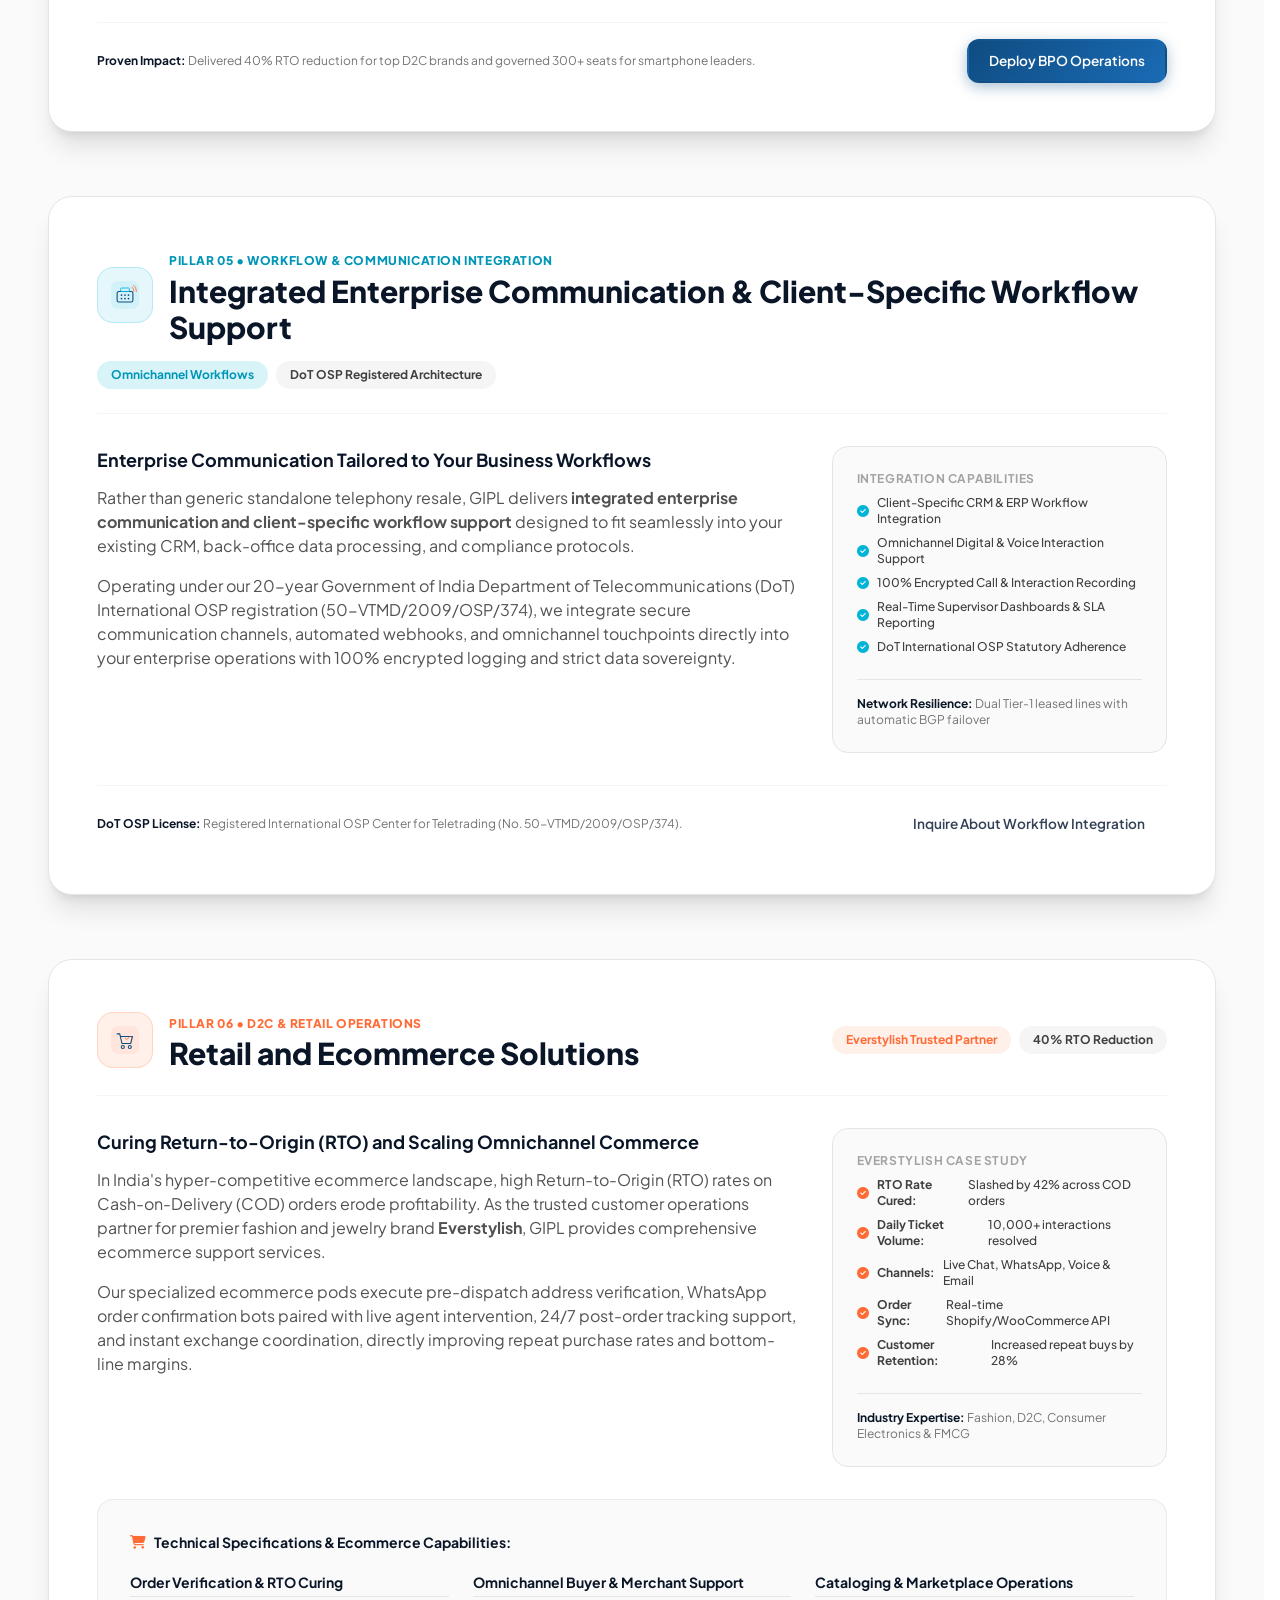
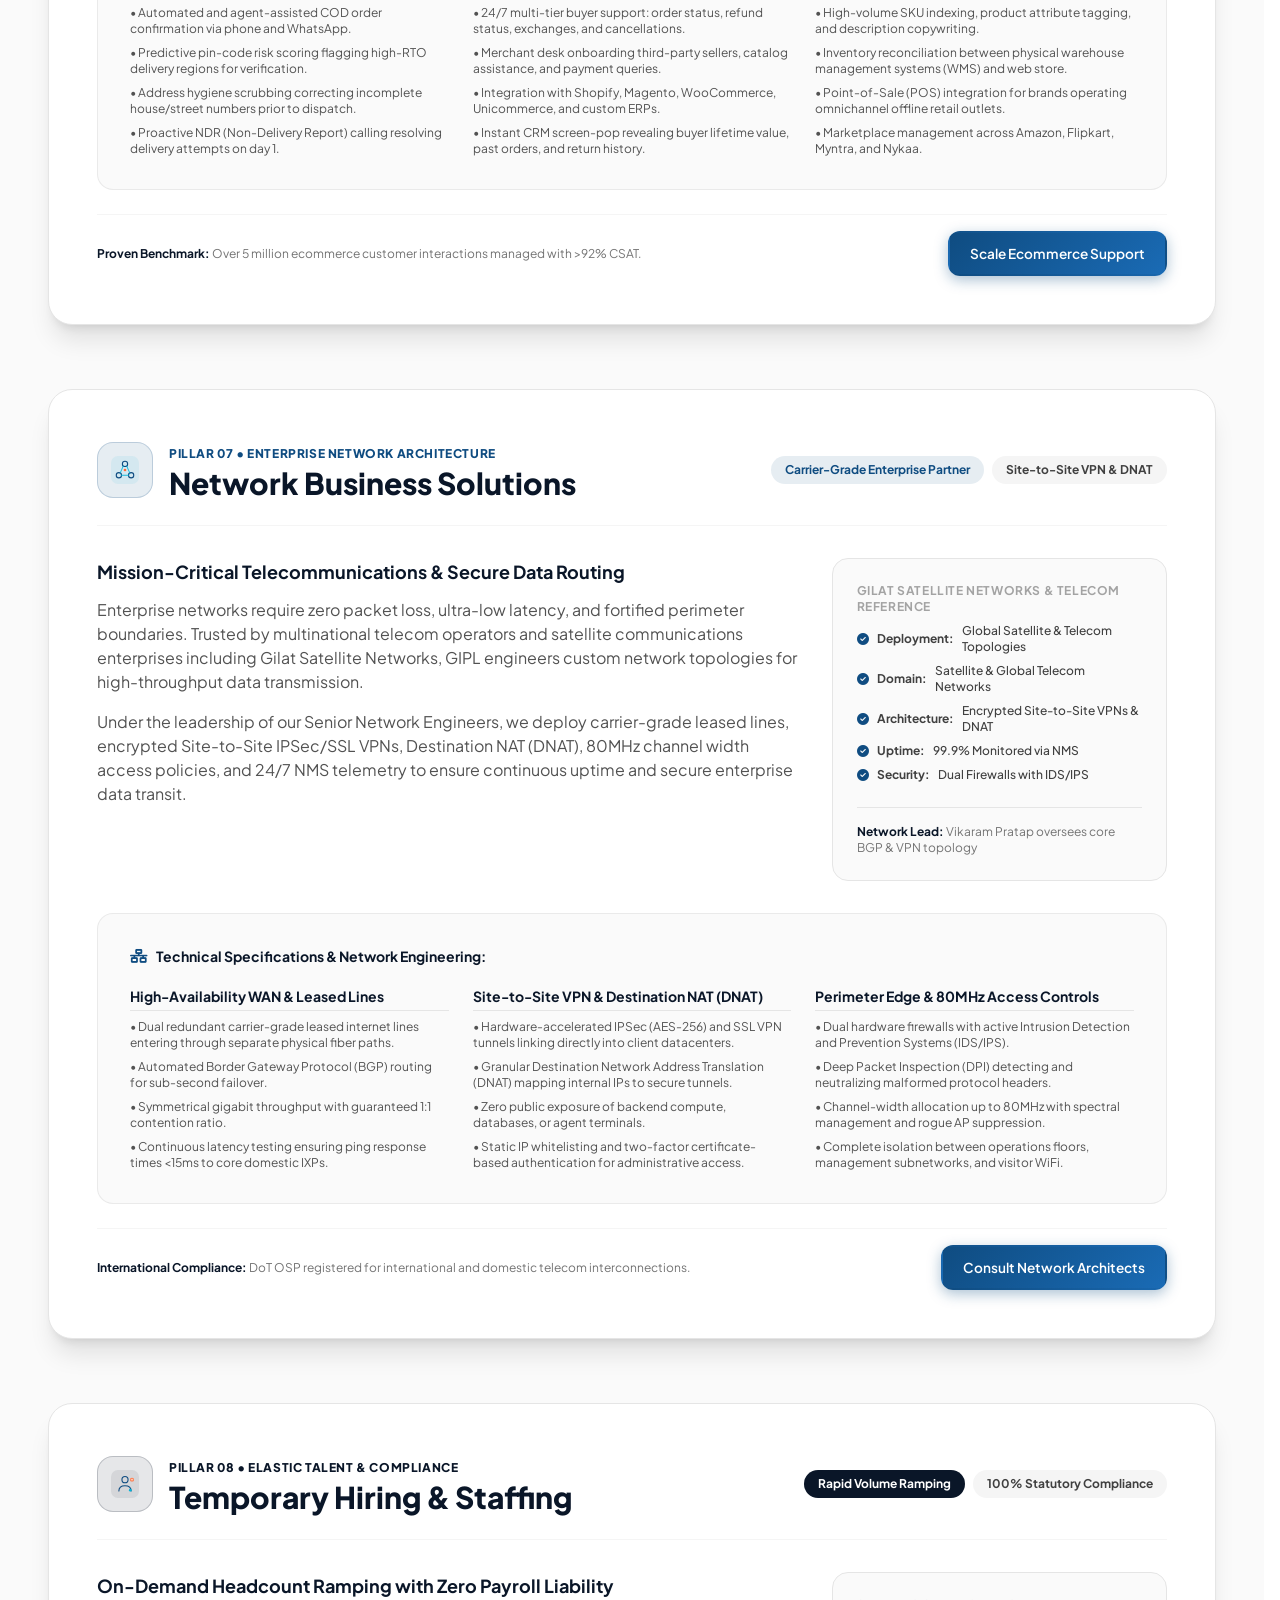
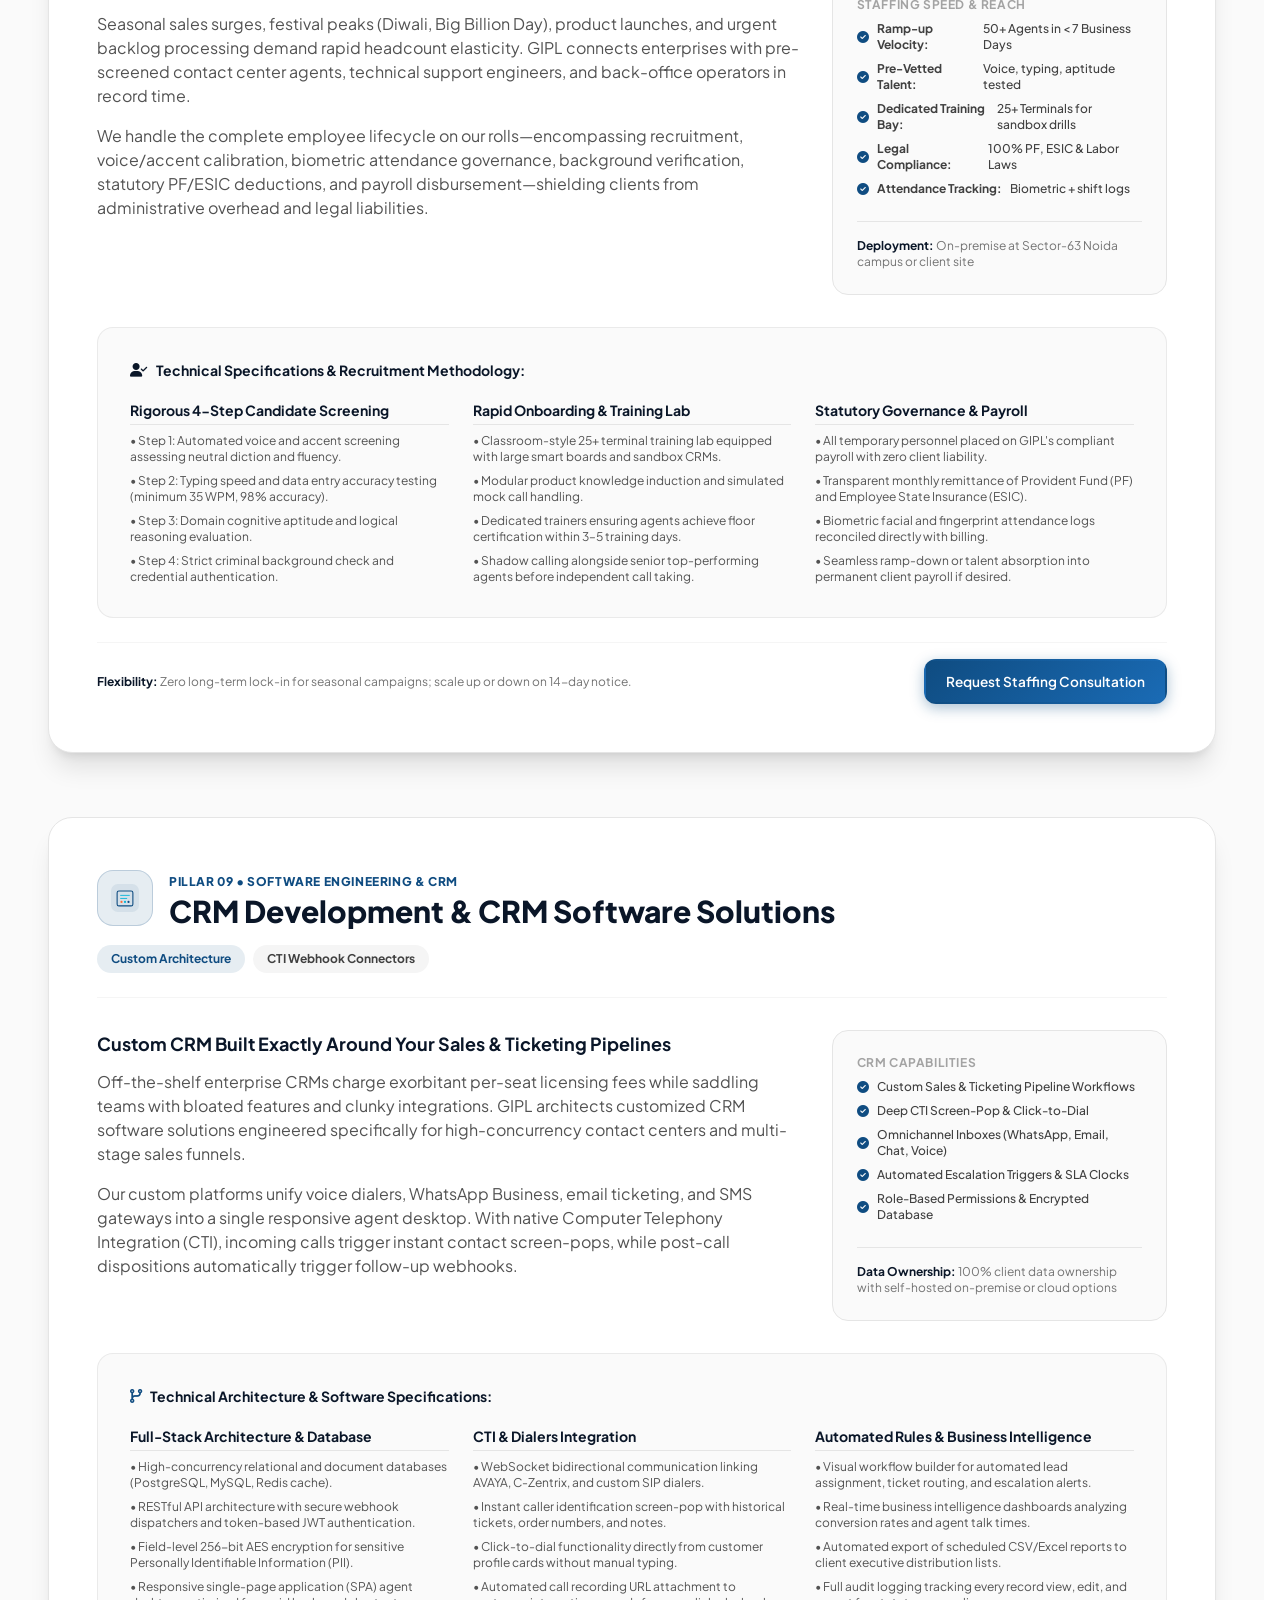
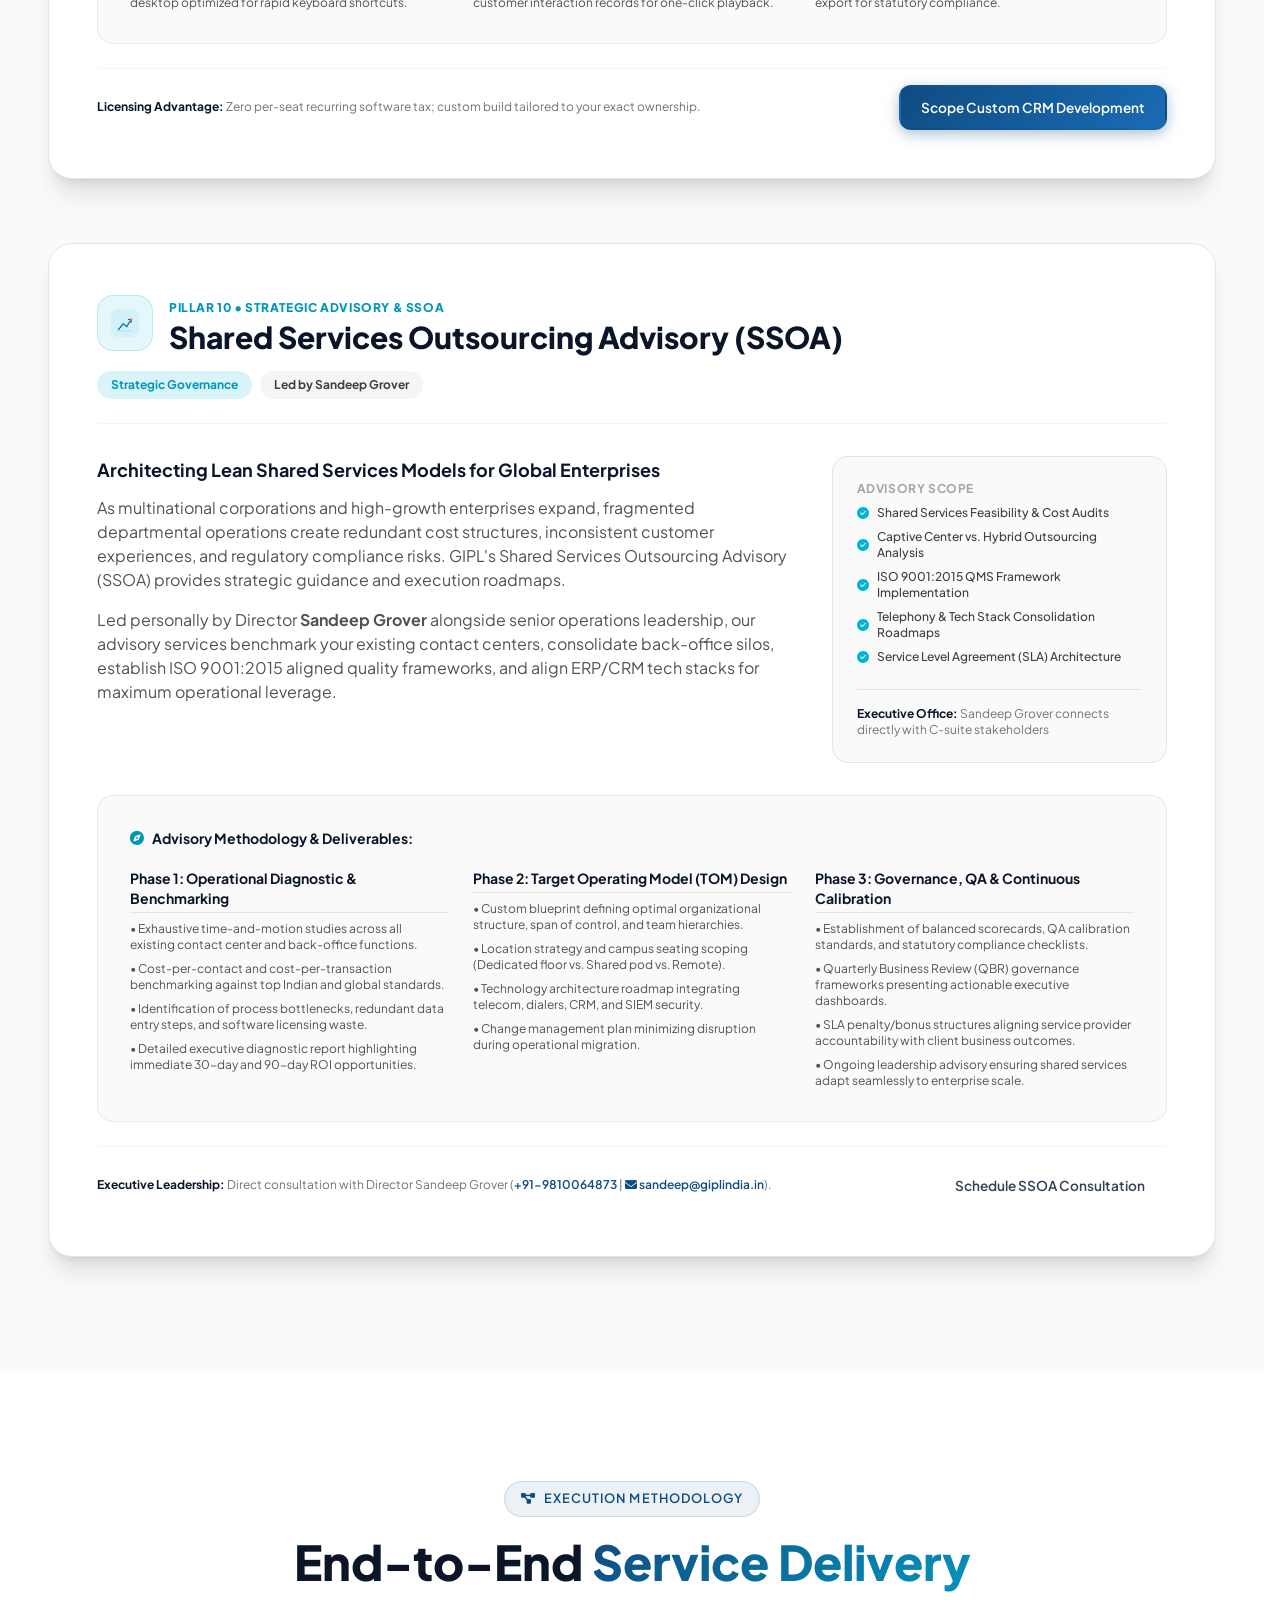
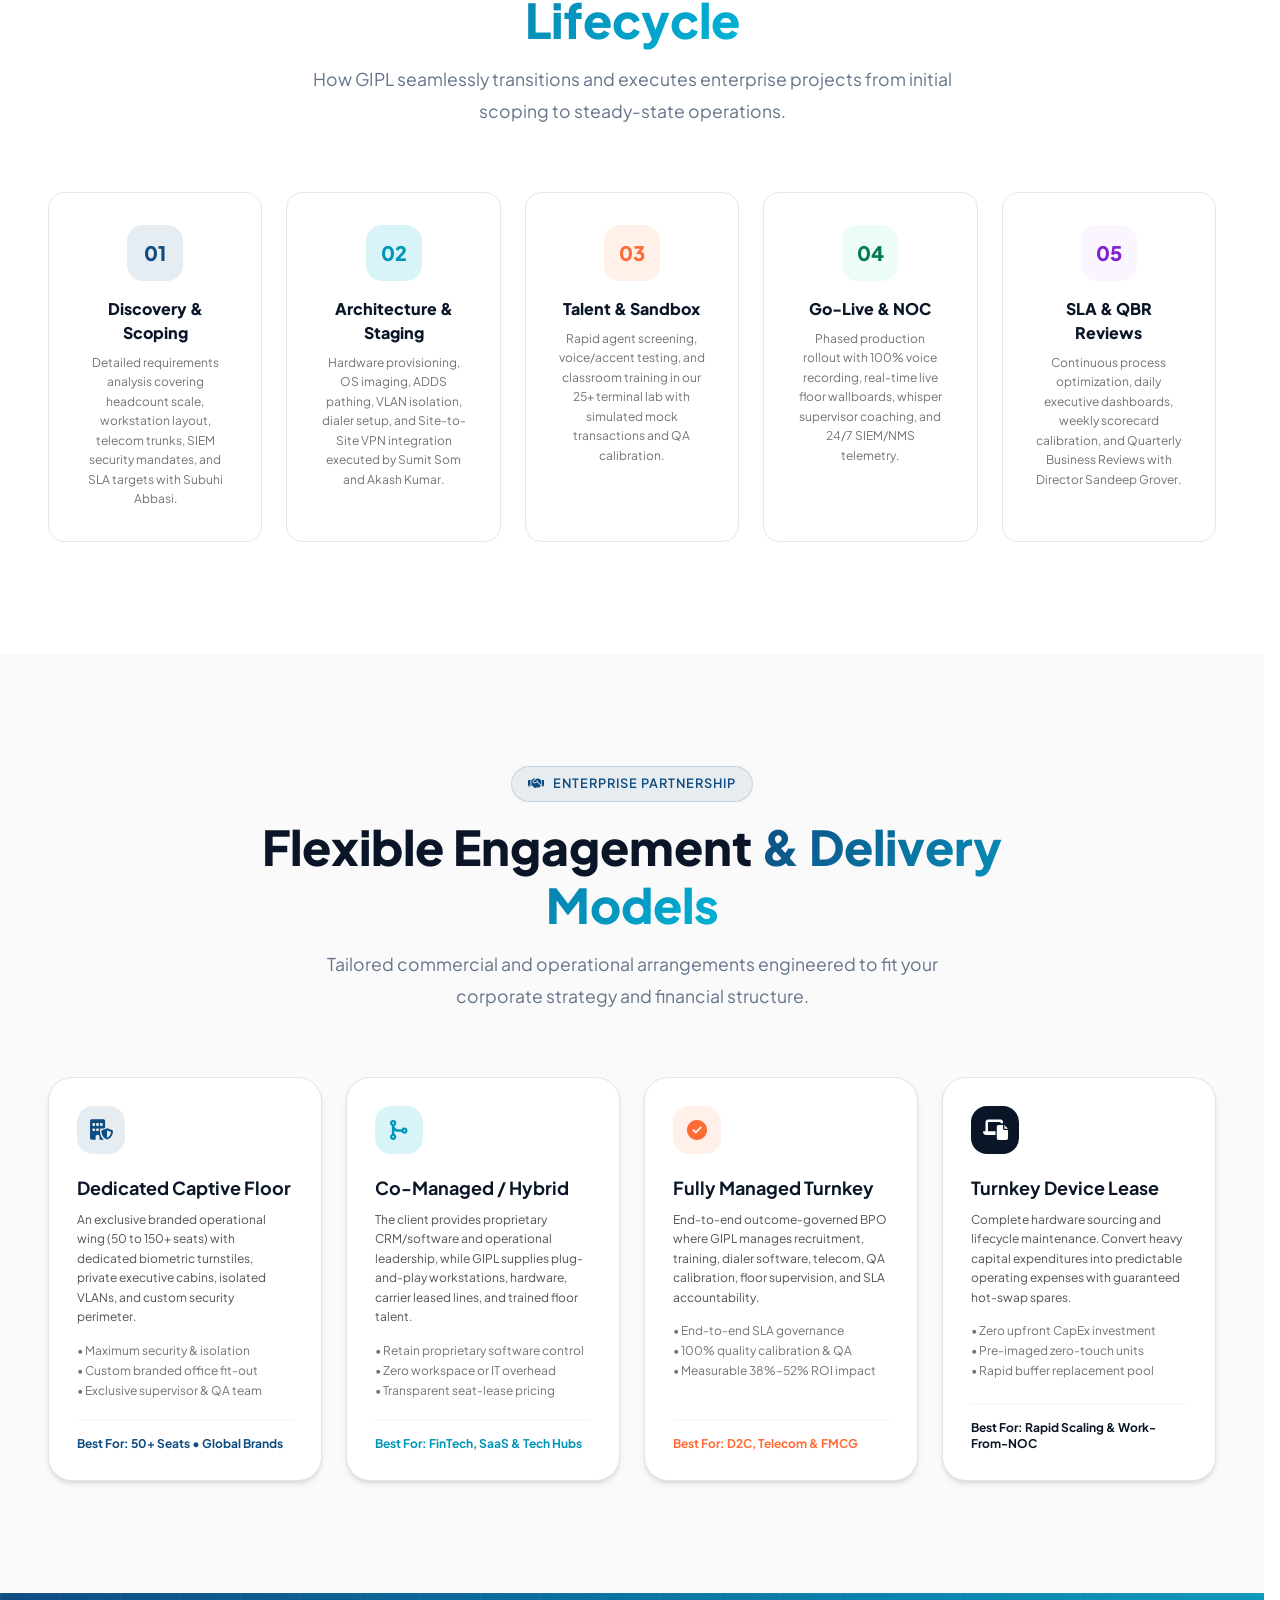
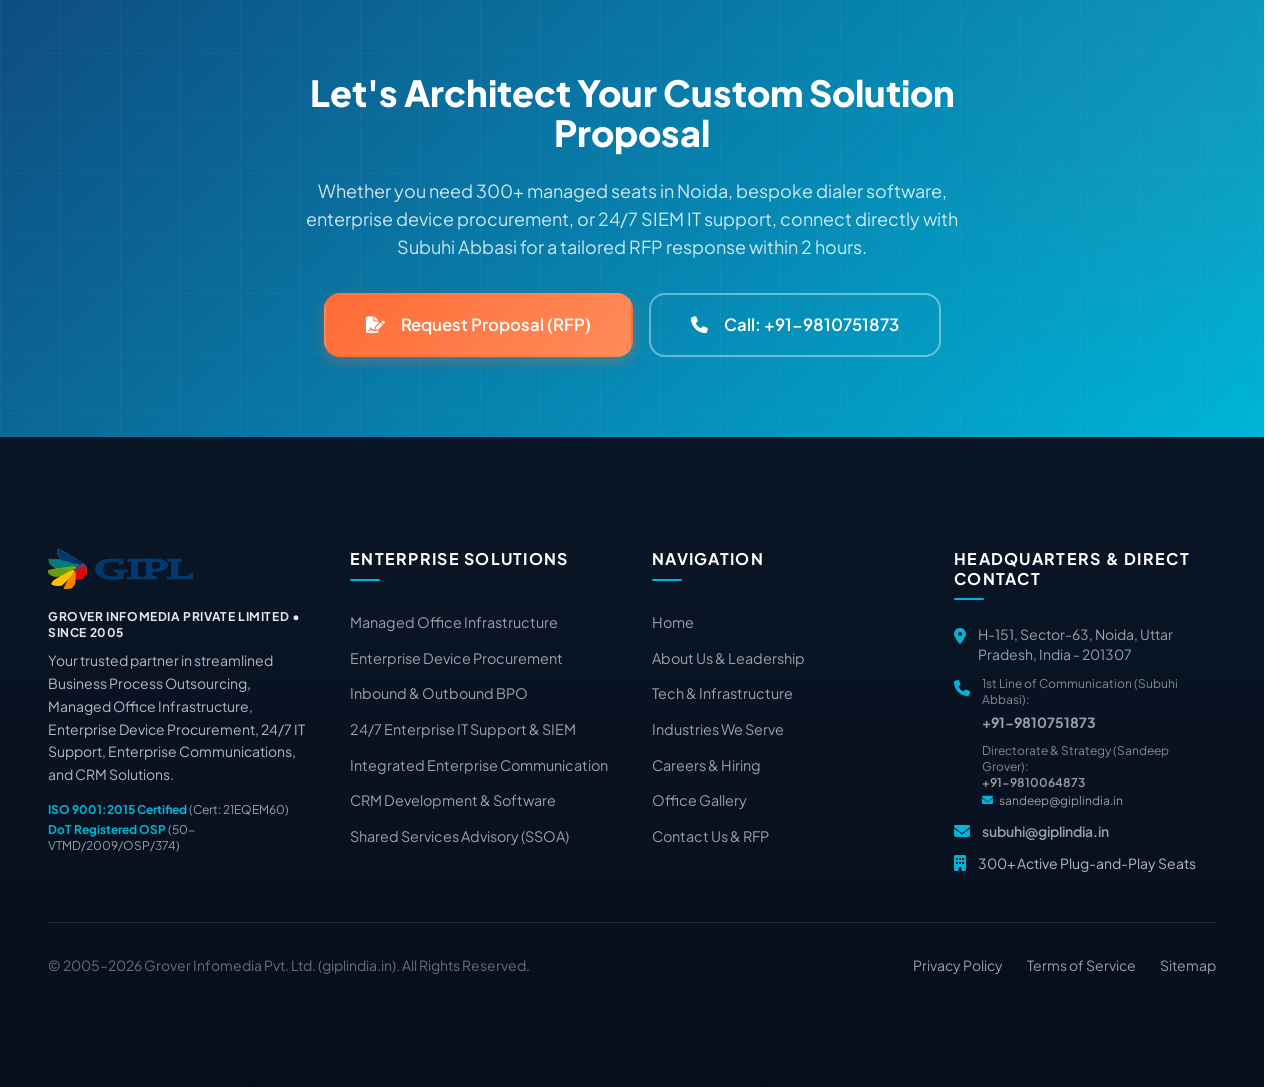
<file: services.html>
<!DOCTYPE html>
<html lang="en">

<head>
  <meta charset="UTF-8">
  <meta name="viewport" content="width=device-width, initial-scale=1.0">
  <title>Enterprise Services, Device Procurement & BPO Solutions | Grover Infomedia Pvt. Ltd. (GIPL India)</title>
  <meta name="description"
    content="Explore GIPL India's comprehensive enterprise solutions: Managed Office Infrastructure, Device Procurement, 24/7 IT Support with SIEM/NMS, BPO Services, Custom-Architected Telephony, Retail/Ecommerce, Network Business, Temporary Hiring, CRM Development, and SSOA.">
  <meta name="keywords"
    content="Enterprise BPO services Noida, Device Procurement India, Custom Telephony Software, SIEM IT Support Noida, Managed Office Infrastructure Sector 63, GIPL India services, Everstylish BPO, Gilat Satellite Networks Telecom">
  <meta name="author" content="Grover Infomedia Pvt. Ltd. (GIPL India)">

  <!-- Open Graph -->
  <meta property="og:type" content="website">
  <meta property="og:url" content="https://www.giplindia.in/services.html">
  <meta property="og:title" content="Enterprise Services & 10 Solution Pillars | GIPL India">
  <meta property="og:description"
    content="From 300+ seat managed infrastructure and enterprise device procurement to custom telephony software, 24/7 SIEM/NMS IT support, and omnichannel BPO.">
  <meta property="og:site_name" content="GIPL India">
  <meta property="og:image" content="https://www.giplindia.in/asset/logo.svg">

  <!-- Twitter Card -->
  <meta name="twitter:card" content="summary_large_image">
  <meta name="twitter:title" content="GIPL India Enterprise Solutions & Technical Specifications">
  <meta name="twitter:description"
    content="Custom-architected BPO, IT, device procurement, and telecom solutions engineered for enterprise scale in Noida Sector-63.">

  <!-- Canonical -->
  <link rel="canonical" href="https://www.giplindia.in/services.html">

  <!-- Favicon -->
  <link rel="icon" type="image/svg+xml" href="asset/favicon.svg">

  <!-- Google Fonts -->
  <link rel="preconnect" href="https://fonts.googleapis.com">
  <link rel="preconnect" href="https://fonts.gstatic.com" crossorigin>
  <link href="https://fonts.googleapis.com/css2?family=Plus+Jakarta+Sans:wght@300;400;500;600;700;800;900&display=swap"
    rel="stylesheet">

  <!-- Font Awesome -->
  <link rel="stylesheet" href="https://cdnjs.cloudflare.com/ajax/libs/font-awesome/6.5.1/css/all.min.css">

  <!-- Tailwind CSS -->
  <link rel="stylesheet" href="tailwind.min.css">

  <!-- Custom Styles -->
  <link rel="stylesheet" href="styles.css">
</head>

<body class="font-body page-inner">

  <!-- ==================== SITE HEADER ==================== -->
  <header id="site-header" class="site-header fixed top-0 left-0 right-0 z-50">
    <!-- Top Enterprise Utility Bar -->
    <div class="top-utility-bar bg-dark border-b border-white/10 text-white/80 text-xs py-2.5 hidden md:block">
      <div class="container-custom max-w-7xl mx-auto px-4 flex items-center justify-between">
        <div class="flex items-center gap-6">
          <span class="flex items-center gap-1.5 whitespace-nowrap"><i class="fas fa-certificate text-secondary"></i>
            ISO 9001:2015 Certified (Cert: 21EQEM60)</span>
          <span class="flex items-center gap-1.5 whitespace-nowrap"><i class="fas fa-shield-halved text-secondary"></i>
            DoT Registered International OSP (50-VTMD/2009/OSP/374)</span>
          <a href="https://maps.app.goo.gl/KAawsqjsAnJwsYy49" target="_blank" rel="noopener noreferrer"
            class="flex items-center gap-1.5 text-white/70 hover:text-white transition-colors whitespace-nowrap">
            <i class="fas fa-location-dot text-secondary"></i> H-151, Sector-63, Noida, UP - 201307
          </a>
        </div>
        <div class="flex items-center gap-6 ml-6 shrink-0">
          <a href="tel:+919810751873"
            class="hover:text-secondary flex items-center gap-1.5 transition-colors whitespace-nowrap">
            <i class="fas fa-phone text-secondary"></i> +91-9810751873 <span class="text-white/40">(Subuhi
              Abbasi)</span>
          </a>
          <a href="mailto:subuhi@giplindia.in"
            class="hover:text-secondary flex items-center gap-1.5 transition-colors whitespace-nowrap">
            <i class="fas fa-envelope text-secondary"></i> subuhi@giplindia.in
          </a>
        </div>
      </div>
    </div>

    <!-- Navigation -->
    <nav id="navbar" aria-label="Main navigation" class="transition-all duration-300">
      <div class="container-custom max-w-7xl mx-auto px-4 flex items-center justify-between h-20">
        <!-- Logo -->
        <a href="index.html" class="flex items-center gap-3 z-10 shrink-0" aria-label="GIPL India Home">
          <img src="asset/logo.svg" alt="GIPL India Logo"
            class="nav-logo-img logo-dark h-10 sm:h-11 w-auto object-contain shrink-0">
        </a>

        <!-- Desktop Links -->
        <div class="hidden lg:flex items-center gap-6 xl:gap-7">
          <a href="index.html"
            class="nav-link text-neutral-700 whitespace-nowrap border-b-2 border-transparent">Home</a>
          <a href="about.html" class="nav-link text-neutral-700 whitespace-nowrap border-b-2 border-transparent">About
            Us</a>
          <a href="services.html"
            class="nav-link text-neutral-700 whitespace-nowrap active border-b-2 border-secondary font-bold text-primary">Services
            & Solutions</a>
          <a href="infrastructure.html"
            class="nav-link text-neutral-700 whitespace-nowrap border-b-2 border-transparent">Tech & Infrastructure</a>
          <a href="industries.html"
            class="nav-link text-neutral-700 whitespace-nowrap border-b-2 border-transparent">Industries</a>
          <a href="careers.html"
            class="nav-link text-neutral-700 whitespace-nowrap border-b-2 border-transparent">Careers</a>
          <a href="gallery.html"
            class="nav-link text-neutral-700 whitespace-nowrap border-b-2 border-transparent">Gallery</a>
          <a href="contact.html"
            class="nav-link text-neutral-700 whitespace-nowrap border-b-2 border-transparent">Contact</a>
        </div>

        <!-- CTA + Hamburger -->
        <div class="flex items-center gap-4 z-10 shrink-0">
          <a href="contact.html"
            class="nav-cta hidden md:inline-flex btn btn-sm bg-primary text-white hover:bg-primary-dark rounded-lg shadow-md whitespace-nowrap">
            Request Proposal
          </a>
          <button id="menu-toggle" class="lg:hidden text-neutral-700 text-2xl focus:outline-none"
            aria-label="Open menu">
            <i class="fas fa-bars"></i>
          </button>
        </div>
      </div>
    </nav>
  </header>

  <!-- Mobile Menu -->
  <div id="mobile-menu">
    <div class="menu-overlay"></div>
    <div class="menu-panel">
      <div class="flex items-center justify-between mb-8">
        <a href="index.html" class="flex items-center gap-2">
          <img src="asset/logo.svg" alt="GIPL India" class="h-9 w-auto object-contain">
        </a>
        <button id="menu-close" class="text-neutral-500 text-2xl" aria-label="Close menu">
          <i class="fas fa-times"></i>
        </button>
      </div>
      <nav aria-label="Mobile navigation">
        <a href="index.html" class="mobile-nav-link">Home</a>
        <a href="about.html" class="mobile-nav-link">About Us</a>
        <a href="services.html" class="mobile-nav-link active">Services & Solutions</a>
        <a href="infrastructure.html" class="mobile-nav-link">Tech & Infrastructure</a>
        <a href="industries.html" class="mobile-nav-link">Industries</a>
        <a href="careers.html" class="mobile-nav-link">Careers</a>
        <a href="gallery.html" class="mobile-nav-link">Gallery</a>
        <a href="contact.html" class="mobile-nav-link">Contact</a>
      </nav>
      <div class="mt-8">
        <a href="contact.html" class="btn btn-primary w-full">Request Proposal</a>
      </div>
    </div>
  </div>

  <!-- ==================== PAGE HEADER ==================== -->
  <section class="page-header">
    <div class="hero-grid-bg"></div>
    <div class="hero-blob" style="width:450px;height:450px;background:rgba(0,180,216,0.15);top:-15%;right:-8%;"></div>
    <div class="hero-blob"
      style="width:280px;height:280px;background:rgba(255,107,53,0.1);bottom:-10%;left:-5%;animation-delay:3s;"></div>

    <div class="container-custom relative z-10 text-center">
      <div class="breadcrumb justify-center">
        <a href="index.html">Home</a>
        <i class="fas fa-chevron-right text-xs"></i>
        <span>Services & Solutions</span>
      </div>
      <h1 class="text-3xl sm:text-4xl md:text-5xl font-extrabold text-white mb-4">Enterprise Services & 10 Solution
        Pillars</h1>
      <p class="text-white/80 max-w-3xl mx-auto text-base sm:text-lg leading-relaxed">
        From managed workspace infrastructure and enterprise device procurement to custom telephony software, 24/7
        SIEM/NMS IT support, and omnichannel BPO. Built on 20+ years of operational excellence in Sector-63 Noida.
      </p>

      <!-- Trust Credentials Pill Row -->
      <div class="flex flex-wrap items-center justify-center gap-3 sm:gap-6 mt-8">
        <span
          class="inline-flex items-center gap-2 bg-white/10 backdrop-blur-md border border-white/20 text-white text-xs font-semibold px-4 py-2 rounded-full">
          <i class="fas fa-certificate text-secondary"></i> ISO 9001:2015 Certified
        </span>
        <span
          class="inline-flex items-center gap-2 bg-white/10 backdrop-blur-md border border-white/20 text-white text-xs font-semibold px-4 py-2 rounded-full">
          <i class="fas fa-satellite-dish text-secondary"></i> DoT Registered International OSP
        </span>
        <span
          class="inline-flex items-center gap-2 bg-white/10 backdrop-blur-md border border-white/20 text-white text-xs font-semibold px-4 py-2 rounded-full">
          <i class="fas fa-building text-secondary"></i> 300+ Active Seats in Noida
        </span>
        <span
          class="inline-flex items-center gap-2 bg-white/10 backdrop-blur-md border border-white/20 text-white text-xs font-semibold px-4 py-2 rounded-full">
          <i class="fas fa-sliders text-secondary"></i> Custom Architecture (Not Off-The-Shelf)
        </span>
      </div>
    </div>
  </section>

  <!-- ==================== MARQUEE CLIENTELE SHOWCASE ==================== -->
  <section class="py-10 bg-neutral-100 border-y border-neutral-200/80" id="clientele">
    <div class="container-custom">
      <div class="text-center mb-6">
        <span class="text-xs font-bold uppercase tracking-widest text-primary">MARQUEE CLIENTELE</span>
        <h2 class="text-lg sm:text-xl font-extrabold text-dark mt-1">Trusted by Leading Global & Domestic Enterprise
          Brands</h2>
      </div>

      <!-- 6 Marquee Client Vector Cards Grid -->
      <div class="grid grid-cols-2 sm:grid-cols-3 lg:grid-cols-6 gap-4">

        <!-- 1. Gilat Satellite Networks -->
        <div
          class="h-24 px-4 py-3 bg-white rounded-2xl border border-neutral-200/90 hover:border-primary/50 hover:shadow-lg hover:-translate-y-1 transition-all duration-300 flex flex-col items-center justify-center text-center group"
          title="Gilat Satellite Networks" aria-label="Gilat Satellite Networks">
          <div class="flex items-center gap-1.5 mb-1">
            <svg class="w-5 h-5 text-[#0F4C81] group-hover:text-[#00B4D8] transition-colors shrink-0"
              viewBox="0 0 24 24" fill="none" stroke="currentColor" stroke-width="2" aria-hidden="true">
              <circle cx="12" cy="12" r="3" fill="#0F4C81" />
              <path d="M4.93 4.93a10 10 0 0 1 14.14 0" stroke="#00B4D8" />
              <path d="M7.76 7.76a6 6 0 0 1 8.48 0" stroke="#0F4C81" />
              <path d="M19.07 19.07a10 10 0 0 1-14.14 0" stroke="#00B4D8" />
              <path d="M16.24 16.24a6 6 0 0 1-8.48 0" stroke="#0F4C81" />
            </svg>
            <span class="font-extrabold text-sm tracking-tight text-[#0A1628]">Gilat</span>
          </div>
          <span class="text-[9px] font-bold uppercase tracking-wider text-[#00B4D8]">Satellite Networks</span>
        </div>

        <!-- 2. Everstylish -->
        <div
          class="h-24 px-4 py-3 bg-white rounded-2xl border border-neutral-200/90 hover:border-primary/50 hover:shadow-lg hover:-translate-y-1 transition-all duration-300 flex flex-col items-center justify-center text-center group">
          <div class="flex items-center gap-1.5 mb-1">
            <svg class="w-4 h-4 text-[#FFB703] fill-current shrink-0" viewBox="0 0 24 24">
              <path
                d="M12 2L15.09 8.26L22 9.27L17 14.14L18.18 21.02L12 17.77L5.82 21.02L7 14.14L2 9.27L8.91 8.26L12 2Z" />
            </svg>
            <span class="font-serif font-black text-xs sm:text-sm tracking-[0.16em] text-[#0A1628]">EVERSTYLISH</span>
          </div>
          <span class="text-[9px] font-medium text-neutral-500">D2C Fashion & Lifestyle</span>
        </div>

        <!-- 3. Call2Connect (Route Mobile) -->
        <div
          class="h-24 px-4 py-3 bg-white rounded-2xl border border-neutral-200/90 hover:border-primary/50 hover:shadow-lg hover:-translate-y-1 transition-all duration-300 flex flex-col items-center justify-center text-center group">
          <div class="flex items-center gap-1.5 mb-1">
            <svg class="w-5 h-5 shrink-0" viewBox="0 0 24 24" fill="none">
              <path d="M12 3C7.03 3 3 7.03 3 12C3 16.97 7.03 21 12 21C14.83 21 17.36 19.69 19 17.65" stroke="#65B741"
                stroke-width="3" stroke-linecap="round" />
              <circle cx="17.5" cy="6.5" r="3" fill="#65B741" />
              <path d="M13 12H21M21 12L17.5 8.5M21 12L17.5 15.5" stroke="#65B741" stroke-width="2"
                stroke-linecap="round" stroke-linejoin="round" />
            </svg>
            <span class="font-extrabold text-xs sm:text-sm tracking-tight text-[#1E293B]">Call<span
                class="text-[#65B741]">2</span>Connect</span>
          </div>
          <span class="text-[9px] font-semibold text-neutral-500">A Route Mobile Co.</span>
        </div>

        <!-- 4. Godfrey Phillips India (GPI) -->
        <div
          class="h-24 px-4 py-3 bg-white rounded-2xl border border-neutral-200/90 hover:border-primary/50 hover:shadow-lg hover:-translate-y-1 transition-all duration-300 flex flex-col items-center justify-center text-center group">
          <div class="flex items-center gap-1.5 mb-0.5">
            <svg class="w-4 h-4 text-[#B8860B] fill-current shrink-0" viewBox="0 0 24 24">
              <path
                d="M5 16L3 5L8.5 10L12 4L15.5 10L21 5L19 16H5M19 19C19 19.6 18.6 20 18 20H6C5.4 20 5 19.6 5 19V17H19V19Z" />
            </svg>
            <span class="font-serif font-extrabold text-[11px] tracking-wider text-[#0A1628]">GODFREY PHILLIPS</span>
          </div>
          <span class="text-[8px] font-bold uppercase tracking-widest text-[#B8860B]">— INDIA LIMITED —</span>
        </div>

        <!-- 5. OnePlus -->
        <div
          class="h-24 px-4 py-3 bg-white rounded-2xl border border-neutral-200/90 hover:border-primary/50 hover:shadow-lg hover:-translate-y-1 transition-all duration-300 flex flex-col items-center justify-center text-center group">
          <div class="flex items-center gap-1.5 mb-1">
            <div
              class="w-5 h-5 bg-[#EB0029] rounded flex items-center justify-center text-white text-[11px] font-black leading-none shadow-sm shrink-0">
              1+
            </div>
            <span class="font-extrabold text-sm tracking-tight text-[#1E293B]">OnePlus</span>
          </div>
          <span class="text-[9px] font-semibold text-neutral-500">Dedicated 150-Seat Hub</span>
        </div>

        <!-- 6. realme -->
        <div
          class="h-24 px-4 py-3 bg-white rounded-2xl border border-neutral-200/90 hover:border-primary/50 hover:shadow-lg hover:-translate-y-1 transition-all duration-300 flex flex-col items-center justify-center text-center group">
          <div class="flex items-center gap-1.5 mb-1">
            <div
              class="bg-[#FFC915] text-[#111] px-2 py-0.5 rounded-md font-black text-xs lowercase tracking-tight shadow-sm">
              realme
            </div>
          </div>
          <span class="text-[9px] font-semibold text-neutral-500">Dedicated 150-Seat Hub</span>
        </div>

      </div>
    </div>
  </section>

  <!-- ==================== QUICK-JUMP STICKY NAV BAR ==================== -->
  <div
    class="sticky top-20 md:top-[117px] z-40 bg-white/95 backdrop-blur-md border-b border-neutral-200 py-3 shadow-sm overflow-x-auto">
    <div
      class="container-custom max-w-7xl mx-auto px-4 flex items-center gap-2 text-xs font-bold whitespace-nowrap min-w-max">
      <span class="text-neutral-400 uppercase tracking-wider mr-2"><i class="fas fa-bars-staggered mr-1"></i> Quick
        Jump:</span>
      <a href="#pillar-1"
        class="px-3 py-1.5 rounded-lg bg-neutral-100 hover:bg-primary hover:text-white transition-all">01. Office
        Infra</a>
      <a href="#pillar-2"
        class="px-3 py-1.5 rounded-lg bg-neutral-100 hover:bg-primary hover:text-white transition-all">02. Device
        Procurement</a>
      <a href="#pillar-3"
        class="px-3 py-1.5 rounded-lg bg-neutral-100 hover:bg-primary hover:text-white transition-all">03. 24/7 IT &
        SIEM</a>
      <a href="#pillar-4"
        class="px-3 py-1.5 rounded-lg bg-neutral-100 hover:bg-primary hover:text-white transition-all">04. BPO
        Operations</a>
      <a href="#pillar-5"
        class="px-3 py-1.5 rounded-lg bg-neutral-100 hover:bg-primary hover:text-white transition-all">05. Enterprise
        Communication</a>
      <a href="#pillar-6"
        class="px-3 py-1.5 rounded-lg bg-neutral-100 hover:bg-primary hover:text-white transition-all">06. Retail &
        Ecommerce</a>
      <a href="#pillar-7"
        class="px-3 py-1.5 rounded-lg bg-neutral-100 hover:bg-primary hover:text-white transition-all">07. Network
        Business</a>
      <a href="#pillar-8"
        class="px-3 py-1.5 rounded-lg bg-neutral-100 hover:bg-primary hover:text-white transition-all">08. Temp
        Hiring</a>
      <a href="#pillar-9"
        class="px-3 py-1.5 rounded-lg bg-neutral-100 hover:bg-primary hover:text-white transition-all">09. CRM
        Software</a>
      <a href="#pillar-10"
        class="px-3 py-1.5 rounded-lg bg-neutral-100 hover:bg-primary hover:text-white transition-all">10. SSOA
        Advisory</a>
    </div>
  </div>

  <!-- ==================== SECTION 5.2: 6 CORE CONTACT CENTER & BACK-OFFICE VERTICALS ==================== -->
  <section class="section-padding bg-white" id="bpo-verticals">
    <div class="container-custom">
      <div class="text-center mb-16 animate-on-scroll max-w-3xl mx-auto">
        <span class="section-badge section-badge-primary">
          <i class="fas fa-headset"></i>
          Section 1: Contact Center Verticals
        </span>
        <h2 class="section-title">6 Core Contact Center & <span class="gradient-text">Back-Office Verticals</span></h2>
        <p class="section-subtitle mx-auto">
          Operational models built for high first-call resolution, accelerated conversion velocity, and strict statutory
          transaction compliance.
        </p>
      </div>

      <div class="grid sm:grid-cols-2 lg:grid-cols-3 gap-6">

        <!-- Vertical 1: Outbound Campaigns -->
        <div
          class="card p-7 border border-neutral-200 hover:border-primary/40 hover:shadow-xl transition-all animate-on-scroll flex flex-col justify-between">
          <div>
            <div class="flex items-center justify-between mb-4">
              <span class="text-xs font-black text-primary px-2.5 py-1 rounded-md bg-primary/10">01 • OUTBOUND
                CAMPAIGNS</span>
              <i class="fas fa-bullhorn"></i>
            </div>
            <h3 class="text-xl font-bold text-dark mb-3">High-Conversion Outbound Outreach</h3>
            <p class="text-neutral-600 text-sm leading-relaxed mb-4">
              Engineered to drive top-line revenue, minimize customer acquisition costs, and maximize conversion
              velocity across B2B and B2C segments.
            </p>
            <div class="space-y-2 mb-5 text-xs text-neutral-600">
              <div class="flex items-start gap-2"><i class="fas fa-check text-primary mt-0.5"></i><span>Upsells,
                  Cross-sells & Retention Calling</span></div>
              <div class="flex items-start gap-2"><i class="fas fa-check text-primary mt-0.5"></i><span>B2B/B2C
                  High-Intent Lead Generation</span></div>
              <div class="flex items-start gap-2"><i class="fas fa-check text-primary mt-0.5"></i><span>Ecommerce COD &
                  Return-to-Origin (RTO) Curing</span></div>
              <div class="flex items-start gap-2"><i class="fas fa-check text-primary mt-0.5"></i><span>Customer
                  Verification & Telemarketing</span></div>
            </div>
          </div>
          <div
            class="pt-4 border-t border-neutral-100 flex items-center justify-between text-xs text-neutral-500 font-medium">
            <span>Dialer: Predictive & Progressive</span>
            <span class="text-primary font-bold">100% Voice Logged</span>
          </div>
        </div>

        <!-- Vertical 2: Inbound Support -->
        <div
          class="card p-7 border border-neutral-200 hover:border-secondary/40 hover:shadow-xl transition-all animate-on-scroll animate-delay-100 flex flex-col justify-between">
          <div>
            <div class="flex items-center justify-between mb-4">
              <span class="text-xs font-black text-secondary-dark px-2.5 py-1 rounded-md bg-secondary/15">02 • INBOUND
                SUPPORT</span>
              <i class="fas fa-headset text-secondary-dark text-lg"></i>
            </div>
            <h3 class="text-xl font-bold text-dark mb-3">24/7 Dedicated Customer Care Lines</h3>
            <p class="text-neutral-600 text-sm leading-relaxed mb-4">
              Delivering high First-Call Resolution (FCR) and exceptional CSAT scores across merchant, dealer, and
              consumer helpdesks with intelligent IVR routing.
            </p>
            <div class="space-y-2 mb-5 text-xs text-neutral-600">
              <div class="flex items-start gap-2"><i
                  class="fas fa-check text-secondary mt-0.5"></i><span>Round-the-Clock CX & Helpdesk Support</span>
              </div>
              <div class="flex items-start gap-2"><i class="fas fa-check text-secondary mt-0.5"></i><span>Merchant &
                  Dealer Tier-1 Redressal</span></div>
              <div class="flex items-start gap-2"><i class="fas fa-check text-secondary mt-0.5"></i><span>Product
                  Inquiry & Warranty Registration</span></div>
              <div class="flex items-start gap-2"><i class="fas fa-check text-secondary mt-0.5"></i><span>Critical
                  Escalation Handling & Redressal</span></div>
            </div>
          </div>
          <div
            class="pt-4 border-t border-neutral-100 flex items-center justify-between text-xs text-neutral-500 font-medium">
            <span>Target FCR: &gt;85%</span>
            <span class="text-secondary-dark font-bold">Intelligent ACD Routing</span>
          </div>
        </div>

        <!-- Vertical 3: Human Resource Management -->
        <div
          class="card p-7 border border-neutral-200 hover:border-accent/40 hover:shadow-xl transition-all animate-on-scroll animate-delay-200 flex flex-col justify-between">
          <div>
            <div class="flex items-center justify-between mb-4">
              <span class="text-xs font-black text-accent px-2.5 py-1 rounded-md bg-accent/10">03 • HUMAN RESOURCE
                MGMT</span>
              <i class="fas fa-users-gear text-accent text-lg"></i>
            </div>
            <h3 class="text-xl font-bold text-dark mb-3">Volume Recruitment & Staffing</h3>
            <p class="text-neutral-600 text-sm leading-relaxed mb-4">
              Complete workforce lifecycle management from rapid volume sourcing and voice assessment to biometric
              attendance and statutory payroll compliance.
            </p>
            <div class="space-y-2 mb-5 text-xs text-neutral-600">
              <div class="flex items-start gap-2"><i class="fas fa-check text-accent mt-0.5"></i><span>Volume Talent
                  Sourcing & Screening</span></div>
              <div class="flex items-start gap-2"><i class="fas fa-check text-accent mt-0.5"></i><span>Temporary &
                  Seasonal Project Staffing</span></div>
              <div class="flex items-start gap-2"><i class="fas fa-check text-accent mt-0.5"></i><span>Payroll
                  Processing & Benefits Administration</span></div>
              <div class="flex items-start gap-2"><i class="fas fa-check text-accent mt-0.5"></i><span>100% PF, ESIC &
                  Labor Law Compliance</span></div>
            </div>
          </div>
          <div
            class="pt-4 border-t border-neutral-100 flex items-center justify-between text-xs text-neutral-500 font-medium">
            <span>Ramp-up: Elastic Headcount</span>
            <span class="text-accent font-bold">100% Statutorily Compliant</span>
          </div>
        </div>

        <!-- Vertical 4: Transaction Processing -->
        <div
          class="card p-7 border border-neutral-200 hover:border-emerald-600/40 hover:shadow-xl transition-all animate-on-scroll flex flex-col justify-between">
          <div>
            <div class="flex items-center justify-between mb-4">
              <span class="text-xs font-black text-emerald-700 px-2.5 py-1 rounded-md bg-emerald-50">04 • TRANSACTION
                PROCESSING</span>
              <i class="fas fa-file-shield text-emerald-600 text-lg"></i>
            </div>
            <h3 class="text-xl font-bold text-dark mb-3">High-Accuracy Back-Office Workflows</h3>
            <p class="text-neutral-600 text-sm leading-relaxed mb-4">
              Rigorous two-tier audited validation delivering over 99.5% accuracy for e-KYC, claims management, order
              processing, and sensitive data indexing.
            </p>
            <div class="space-y-2 mb-5 text-xs text-neutral-600">
              <div class="flex items-start gap-2"><i class="fas fa-check text-emerald-600 mt-0.5"></i><span>End-to-End
                  Order & Claims Processing</span></div>
              <div class="flex items-start gap-2"><i class="fas fa-check text-emerald-600 mt-0.5"></i><span>Customer
                  e-KYC Document Verification</span></div>
              <div class="flex items-start gap-2"><i class="fas fa-check text-emerald-600 mt-0.5"></i><span>Enterprise
                  Account Lifecycle Processing</span></div>
              <div class="flex items-start gap-2"><i class="fas fa-check text-emerald-600 mt-0.5"></i><span>Two-Tier
                  Dual-Blind Data Cleansing</span></div>
            </div>
          </div>
          <div
            class="pt-4 border-t border-neutral-100 flex items-center justify-between text-xs text-neutral-500 font-medium">
            <span>Accuracy: &gt;99.5%</span>
            <span class="text-emerald-700 font-bold">ISO 9001:2015 Audited</span>
          </div>
        </div>

        <!-- Vertical 5: Voice Processes -->
        <div
          class="card p-7 border border-neutral-200 hover:border-blue-600/40 hover:shadow-xl transition-all animate-on-scroll animate-delay-100 flex flex-col justify-between">
          <div>
            <div class="flex items-center justify-between mb-4">
              <span class="text-xs font-black text-blue-700 px-2.5 py-1 rounded-md bg-blue-50">05 • VOICE
                PROCESSES</span>
              <i class="fas fa-language text-blue-600 text-lg"></i>
            </div>
            <h3 class="text-xl font-bold text-dark mb-3">Multilingual Voice Operations</h3>
            <p class="text-neutral-600 text-sm leading-relaxed mb-4">
              Pan-India and international voice coverage across English, Hindi, and regional dialects for technical
              support, confirmation calling, and collections.
            </p>
            <div class="space-y-2 mb-5 text-xs text-neutral-600">
              <div class="flex items-start gap-2"><i class="fas fa-check text-blue-600 mt-0.5"></i><span>Multilingual
                  Inbound & Outbound Calling</span></div>
              <div class="flex items-start gap-2"><i class="fas fa-check text-blue-600 mt-0.5"></i><span>L1 & L2 Voice
                  Technical Troubleshooting</span></div>
              <div class="flex items-start gap-2"><i class="fas fa-check text-blue-600 mt-0.5"></i><span>Appointment &
                  Order Confirmation Calling</span></div>
              <div class="flex items-start gap-2"><i class="fas fa-check text-blue-600 mt-0.5"></i><span>Soft Recovery
                  Calling & Payment Reminders</span></div>
            </div>
          </div>
          <div
            class="pt-4 border-t border-neutral-100 flex items-center justify-between text-xs text-neutral-500 font-medium">
            <span>Coverage: Hindi, English + Regional</span>
            <span class="text-blue-700 font-bold">DoT OSP Compliant</span>
          </div>
        </div>

        <!-- Vertical 6: Non-Voice Processes -->
        <div
          class="card p-7 border border-neutral-200 hover:border-purple-600/40 hover:shadow-xl transition-all animate-on-scroll animate-delay-200 flex flex-col justify-between">
          <div>
            <div class="flex items-center justify-between mb-4">
              <span class="text-xs font-black text-purple-700 px-2.5 py-1 rounded-md bg-purple-50">06 • NON-VOICE
                PROCESSES</span>
              <i class="fas fa-comments text-purple-600 text-lg"></i>
            </div>
            <h3 class="text-xl font-bold text-dark mb-3">Omnichannel Chat, Email & Cataloging</h3>
            <p class="text-neutral-600 text-sm leading-relaxed mb-4">
              Real-time digital response handling across live web chat, WhatsApp, email ticketing, and digital ecommerce
              catalog administration.
            </p>
            <div class="space-y-2 mb-5 text-xs text-neutral-600">
              <div class="flex items-start gap-2"><i class="fas fa-check text-purple-600 mt-0.5"></i><span>Live Web Chat
                  & WhatsApp Business Support</span></div>
              <div class="flex items-start gap-2"><i class="fas fa-check text-purple-600 mt-0.5"></i><span>Ticket-Based
                  Email CX & Helpdesk Operations</span></div>
              <div class="flex items-start gap-2"><i class="fas fa-check text-purple-600 mt-0.5"></i><span>Ecommerce
                  Cataloging & Attribute Tagging</span></div>
              <div class="flex items-start gap-2"><i class="fas fa-check text-purple-600 mt-0.5"></i><span>Billing,
                  Invoicing & Reconciliation Audits</span></div>
            </div>
          </div>
          <div
            class="pt-4 border-t border-neutral-100 flex items-center justify-between text-xs text-neutral-500 font-medium">
            <span>Response Time: &lt;60s Live Chat</span>
            <span class="text-purple-700 font-bold">Omnichannel Unified</span>
          </div>
        </div>

      </div>
    </div>
  </section>

  <!-- ==================== SECTION 5.3: THE 10 COMPLETE ENTERPRISE SOLUTION PILLARS ==================== -->
  <section class="section-padding bg-neutral-50" id="ten-pillars">
    <div class="container-custom">
      <div class="text-center mb-16 animate-on-scroll max-w-3xl mx-auto">
        <span class="section-badge section-badge-primary">
          <i class="fas fa-cubes"></i>
          Section 2: Complete Technical Specifications & Architecture
        </span>
        <h2 class="section-title">The 10 Enterprise <span class="gradient-text">Solution Pillars</span></h2>
        <p class="section-subtitle mx-auto">
          In-depth technical architecture, hardware provisioning, software engineering, and SLA deliverables designed
          for mission-critical enterprise operations.
        </p>
      </div>

      <div class="space-y-16">

        <!-- PILLAR 01: Managed Office Infrastructure -->
        <div class="bg-white rounded-3xl p-8 sm:p-12 border border-neutral-200 shadow-xl animate-on-scroll"
          id="pillar-1">
          <div class="flex flex-wrap items-center justify-between gap-4 mb-8 pb-6 border-b border-neutral-100">
            <div class="flex items-center gap-4">
              <div class="service-icon-box bg-primary/5 border border-primary/15"><img
                  src="asset/icon-managed-infra.svg" alt="Pillar 01 Icon" class="service-icon-img"></div>
              <div>
                <span class="text-xs font-black text-primary uppercase tracking-wider">PILLAR 01 • MANAGED
                  INFRASTRUCTURE</span>
                <h3 class="text-2xl sm:text-3xl font-extrabold text-dark">Managed Office Infrastructure</h3>
              </div>
            </div>
            <div class="flex items-center gap-2">
              <span class="px-3.5 py-1.5 rounded-full bg-primary/10 text-primary font-bold text-xs">Up to 300+
                Seats</span>
              <span class="px-3.5 py-1.5 rounded-full bg-neutral-100 text-neutral-700 font-bold text-xs">Sector-63 Noida
                Campus</span>
            </div>
          </div>

          <div class="grid lg:grid-cols-3 gap-8 mb-8">
            <div class="lg:col-span-2">
              <h4 class="text-lg font-bold text-dark mb-3">Turnkey Workspace Architecture with Zero CapEx Friction</h4>
              <p class="text-neutral-600 text-sm sm:text-base leading-relaxed mb-4">
                Enhance your workspace efficiency and operational velocity with GIPL's fully managed office
                infrastructure in Sector-63, Noida. Rather than enduring protracted lease negotiations, architectural
                fit-out delays, and CapEx outlays, enterprises can deploy 10 to 300+ plug-and-play workstations within
                days.
              </p>
              <p class="text-neutral-600 text-sm sm:text-base leading-relaxed">
                Our facility provides acoustic privacy dividers, ergonomic seating, centralized high-speed cabling,
                isolated client VLANs, biometric access governance, and redundant utility power ensuring your teams
                operate without interruption.
              </p>
            </div>

            <div class="bg-neutral-50 rounded-2xl p-6 border border-neutral-200 flex flex-col justify-between">
              <div>
                <div class="text-xs font-bold text-neutral-400 uppercase tracking-wider mb-2">Campus Footprint
                  Highlights</div>
                <ul class="space-y-2 text-xs text-neutral-700 font-medium">
                  <li class="flex items-center gap-2"><i class="fas fa-check-circle text-secondary"></i> Dedicated 1st
                    Floor & 2nd Floor Operations</li>
                  <li class="flex items-center gap-2"><i class="fas fa-check-circle text-secondary"></i> Onboarding & QA
                    Lab (25+ Terminals)</li>
                  <li class="flex items-center gap-2"><i class="fas fa-check-circle text-secondary"></i> 12-Seater
                    Executive Governance Boardroom</li>
                  <li class="flex items-center gap-2"><i class="fas fa-check-circle text-secondary"></i> Biometric
                    Turnstiles & Access Logging</li>
                  <li class="flex items-center gap-2"><i class="fas fa-check-circle text-secondary"></i> Dual Online UPS
                    + Diesel Generator Backup</li>
                </ul>
              </div>
              <div class="mt-6 pt-4 border-t border-neutral-200 text-xs text-neutral-500">
                <span class="font-bold text-dark">Operational SLA:</span> 99.9% Facility & Power Uptime
              </div>
            </div>
          </div>

          <!-- Technical Deliverables Matrix -->
          <div class="bg-neutral-50 rounded-2xl p-6 sm:p-8 border border-neutral-200/80 mb-6">
            <h4 class="font-bold text-dark text-sm mb-5 flex items-center gap-2">
              <i class="fas fa-microchip text-primary"></i> Technical Specifications & Deliverables Matrix:
            </h4>
            <div class="grid sm:grid-cols-2 lg:grid-cols-3 gap-6 text-xs text-neutral-600">
              <div class="space-y-2">
                <strong class="text-dark block font-bold text-sm border-b border-neutral-200 pb-1 mb-2">Workspace &
                  Physical Layer</strong>
                <p>• Modular linear workstation bays with sound-dampening acoustic dividers.</p>
                <p>• High-back ergonomic mesh seating engineered for 24/7 multi-shift operations.</p>
                <p>• Clean cable management with dual Cat6 drops to each seat terminal.</p>
                <p>• Executive conference suites with 4K video conferencing and pop-up power docks.</p>
              </div>
              <div class="space-y-2">
                <strong class="text-dark block font-bold text-sm border-b border-neutral-200 pb-1 mb-2">Network & Power
                  Infrastructure</strong>
                <p>• Dedicated VLAN segmentation per client to prevent cross-network packet leakage.</p>
                <p>• Dual-homed carrier leased lines with automated BGP failover.</p>
                <p>• N+1 redundant power architecture: Online UPS banks + heavy-duty auto-start DG.</p>
                <p>• Layer-2 and Layer-3 managed PoE switches with 802.1Q tagging.</p>
              </div>
              <div class="space-y-2">
                <strong class="text-dark block font-bold text-sm border-b border-neutral-200 pb-1 mb-2">On-Floor
                  Governance & Support</strong>
                <p>• 24/7 on-floor Level 1 & Level 2 system administrators and network engineers.</p>
                <p>• Continuous temperature, humidity, and airflow monitoring in server bays.</p>
                <p>• Strict physical access controls, CCTV surveillance with 90-day archive retention.</p>
                <p>• Comprehensive Disaster Recovery Planning (DRP) and scheduled fire drills.</p>
              </div>
            </div>
          </div>

          <div class="flex flex-wrap items-center justify-between gap-4 pt-4 border-t border-neutral-100">
            <div class="text-xs text-neutral-500">
              <span class="font-bold text-dark">Proven Deployment:</span> Successfully powers dedicated 1st floor and
              2nd floor operational wings for global smartphone leaders.
            </div>
            <a href="contact.html" class="btn btn-primary btn-sm rounded-lg font-bold">Scope Managed Infrastructure</a>
          </div>
        </div>

        <!-- PILLAR 02: Enterprise Device Procurement & Hardware Lifecycle -->
        <div class="bg-white rounded-3xl p-8 sm:p-12 border border-neutral-200 shadow-xl animate-on-scroll"
          id="pillar-2">
          <div class="flex flex-wrap items-center justify-between gap-4 mb-8 pb-6 border-b border-neutral-100">
            <div class="flex items-center gap-4">
              <div class="service-icon-box bg-secondary/10 border border-secondary/20"><img
                  src="asset/icon-procurement.svg" alt="Pillar 02 Icon" class="service-icon-img"></div>
              <div>
                <span class="text-xs font-black text-secondary-dark uppercase tracking-wider">PILLAR 02 • HARDWARE
                  PROCUREMENT</span>
                <h3 class="text-2xl sm:text-3xl font-extrabold text-dark">Enterprise Device Procurement & Hardware
                  Lifecycle</h3>
              </div>
            </div>
            <div class="flex items-center gap-2">
              <span class="px-3.5 py-1.5 rounded-full bg-secondary/15 text-secondary-dark font-bold text-xs">Turnkey
                Sourcing & Provisioning</span>
              <span class="px-3.5 py-1.5 rounded-full bg-neutral-100 text-neutral-700 font-bold text-xs">OEM Direct
                Partnerships</span>
            </div>
          </div>

          <div class="grid lg:grid-cols-3 gap-8 mb-8">
            <div class="lg:col-span-2">
              <h4 class="text-lg font-bold text-dark mb-3">Eliminate Supply-Chain Bottlenecks and High CapEx</h4>
              <p class="text-neutral-600 text-sm sm:text-base leading-relaxed mb-4">
                Procuring and maintaining IT hardware at enterprise volume is fraught with OEM lead-time delays,
                warranty disputes, and configuration overhead. GIPL acts as your end-to-end hardware procurement
                partner, leveraging tier-1 relationships with OEMs (HP, Lenovo, Dell, Cisco) to source enterprise-grade
                workstations, servers, and telephony endpoints.
              </p>
              <p class="text-neutral-600 text-sm sm:text-base leading-relaxed">
                Before deployment, our systems engineering team performs zero-touch automated OS imaging, ADDS domain
                integration, endpoint security agent installation, and asset tagging, ensuring devices arrive on the
                floor 100% production-ready.
              </p>
            </div>

            <div class="bg-neutral-50 rounded-2xl p-6 border border-neutral-200 flex flex-col justify-between">
              <div>
                <div class="text-xs font-bold text-neutral-400 uppercase tracking-wider mb-2">Procurement Scope</div>
                <ul class="space-y-2 text-xs text-neutral-700 font-medium">
                  <li class="flex items-center gap-2"><i class="fas fa-check-circle text-secondary"></i> Desktops,
                    Laptops & Thin Clients (HP, Lenovo, Dell)</li>
                  <li class="flex items-center gap-2"><i class="fas fa-check-circle text-secondary"></i> HPE ProLiant
                    Gen10/Gen11 Rack Servers</li>
                  <li class="flex items-center gap-2"><i class="fas fa-check-circle text-secondary"></i> Dual-Monitor
                    High-Resolution Setups</li>
                  <li class="flex items-center gap-2"><i class="fas fa-check-circle text-secondary"></i> Noise-Canceling
                    USB/RJ9 Call Center Headsets</li>
                  <li class="flex items-center gap-2"><i class="fas fa-check-circle text-secondary"></i> Biometric
                    Scanners & Cisco/Grandstream IP Phones</li>
                </ul>
              </div>
              <div class="mt-6 pt-4 border-t border-neutral-200 text-xs text-neutral-500">
                <span class="font-bold text-dark">Hardware Buffer:</span> 5%–10% on-site hot spares for instant swap
              </div>
            </div>
          </div>

          <!-- Specifications Matrix -->
          <div class="bg-neutral-50 rounded-2xl p-6 sm:p-8 border border-neutral-200/80 mb-6">
            <h4 class="font-bold text-dark text-sm mb-5 flex items-center gap-2">
              <i class="fas fa-boxes-packing text-secondary-dark"></i> Procurement & Lifecycle Governance Matrix:
            </h4>
            <div class="grid sm:grid-cols-2 lg:grid-cols-3 gap-6 text-xs text-neutral-600">
              <div class="space-y-2">
                <strong class="text-dark block font-bold text-sm border-b border-neutral-200 pb-1 mb-2">Volume Sourcing
                  & Hardware Specifications</strong>
                <p>• Enterprise micro-form-factor and mini desktops with Intel Core i5/i7, 16GB+ RAM, NVMe SSDs.</p>
                <p>• High-availability HPE ProLiant rack servers with redundant power supplies and hardware RAID.</p>
                <p>• Bulk sourcing of enterprise Jabra, Poly, and Plantronics noise-canceling headsets.</p>
                <p>• Managed network switches (Cisco Catalyst, Aruba) and hardware firewalls.</p>
              </div>
              <div class="space-y-2">
                <strong class="text-dark block font-bold text-sm border-b border-neutral-200 pb-1 mb-2">Pre-Deployment
                  Staging & Imaging</strong>
                <p>• Automated gold-image OS deployment across Windows 10/11, RHEL, Debian, and Arch Linux.</p>
                <p>• Active Directory Domain Services (ADDS) joining, GPO hardening, and USB port lockdown.</p>
                <p>• Pre-installation of SIEM forwarders, endpoint antivirus, and licensed productivity suites.</p>
                <p>• Complete barcode asset tagging and digital inventory cataloging.</p>
              </div>
              <div class="space-y-2">
                <strong class="text-dark block font-bold text-sm border-b border-neutral-200 pb-1 mb-2">AMC, Warranty &
                  Hot-Swap Logistics</strong>
                <p>• Comprehensive Annual Maintenance Contracts (AMC) with OEM next-business-day warranty support.</p>
                <p>• On-site buffer pool of pre-imaged replacement units for instant hot-swapping (&lt;10 min).</p>
                <p>• Automated hardware health telemetry reporting drive wear, RAM errors, and thermals.</p>
                <p>• End-of-life certified data sanitization (DoD 5220.22-M) and asset recycling.</p>
              </div>
            </div>
          </div>

          <div class="flex flex-wrap items-center justify-between gap-4 pt-4 border-t border-neutral-100">
            <div class="text-xs text-neutral-500">
              <span class="font-bold text-dark">CapEx Advantage:</span> Flexible CapEx purchase or OpEx leasing options
              tailored to client cash flow.
            </div>
            <a href="contact.html" class="btn btn-secondary btn-sm rounded-lg font-bold">Inquire Device Procurement</a>
          </div>
        </div>

        <!-- PILLAR 03: Enterprise IT Support (24/7 NOC, SIEM & NMS) -->
        <div class="bg-white rounded-3xl p-8 sm:p-12 border border-neutral-200 shadow-xl animate-on-scroll"
          id="pillar-3">
          <div class="flex flex-wrap items-center justify-between gap-4 mb-8 pb-6 border-b border-neutral-100">
            <div class="flex items-center gap-4">
              <div class="service-icon-box bg-accent/10 border border-accent/20"><img src="asset/icon-it-support.svg"
                  alt="Pillar 03 Icon" class="service-icon-img"></div>
              <div>
                <span class="text-xs font-black text-accent uppercase tracking-wider">PILLAR 03 • 24/7 IT & SIEM
                  SECURITY</span>
                <h3 class="text-2xl sm:text-3xl font-extrabold text-dark">Enterprise IT Support (24/7 NOC, SIEM & NMS)
                </h3>
              </div>
            </div>
            <div class="flex items-center gap-2">
              <span class="px-3.5 py-1.5 rounded-full bg-accent/10 text-accent font-bold text-xs">24/7 NOC Command
                Center</span>
              <span class="px-3.5 py-1.5 rounded-full bg-neutral-100 text-neutral-700 font-bold text-xs">SIEM & NMS
                Monitored</span>
            </div>
          </div>

          <div class="grid lg:grid-cols-3 gap-8 mb-8">
            <div class="lg:col-span-2">
              <h4 class="text-lg font-bold text-dark mb-3">Proactive Defense, Telemetry Observability & L1–L3
                Engineering</h4>
              <p class="text-neutral-600 text-sm sm:text-base leading-relaxed mb-4">
                Enterprise contact centers cannot afford unmonitored downtime or cyber vulnerabilities. GIPL operates a
                dedicated 24/7 Network Operations Center (NOC) governed by senior systems and network engineers (Sumit
                Som, Akash Kumar Gulshon, Vikaram Pratap).
              </p>
              <p class="text-neutral-600 text-sm sm:text-base leading-relaxed">
                Our infrastructure incorporates real-time Security Information and Event Management (SIEM) log
                correlation, automated Network Monitoring Systems (NMS) tracking jitter, packet loss, and link health,
                alongside dual hardware firewalls configured with Intrusion Detection and Prevention Systems (IDS/IPS).
              </p>
            </div>

            <div class="bg-neutral-50 rounded-2xl p-6 border border-neutral-200 flex flex-col justify-between">
              <div>
                <div class="text-xs font-bold text-neutral-400 uppercase tracking-wider mb-2">IT Support SLAs</div>
                <ul class="space-y-2 text-xs text-neutral-700 font-medium">
                  <li class="flex items-center gap-2"><i class="fas fa-check-circle text-accent"></i> <strong>Sev-1
                      Incident Response:</strong> &lt; 15 Minutes</li>
                  <li class="flex items-center gap-2"><i class="fas fa-check-circle text-accent"></i> <strong>Sev-2
                      Incident Response:</strong> &lt; 30 Minutes</li>
                  <li class="flex items-center gap-2"><i class="fas fa-check-circle text-accent"></i> <strong>Network
                      Core Uptime:</strong> 99.9% Monitored</li>
                  <li class="flex items-center gap-2"><i class="fas fa-check-circle text-accent"></i> <strong>SIEM
                      Anomaly Detection:</strong> Sub-second</li>
                  <li class="flex items-center gap-2"><i class="fas fa-check-circle text-accent"></i> <strong>On-Floor
                      L1–L3 Engineers:</strong> 24/7/365 Present</li>
                </ul>
              </div>
              <div class="mt-6 pt-4 border-t border-neutral-200 text-xs text-neutral-500">
                <span class="font-bold text-dark">Lead Engineers:</span> Direct access to senior systems & network
                architects
              </div>
            </div>
          </div>

          <!-- Specifications Matrix -->
          <div class="bg-neutral-50 rounded-2xl p-6 sm:p-8 border border-neutral-200/80 mb-6">
            <h4 class="font-bold text-dark text-sm mb-5 flex items-center gap-2">
              <i class="fas fa-shield-halved text-accent"></i> Technical Specifications & Security Stack:
            </h4>
            <div class="grid sm:grid-cols-2 lg:grid-cols-3 gap-6 text-xs text-neutral-600">
              <div class="space-y-2">
                <strong class="text-dark block font-bold text-sm border-b border-neutral-200 pb-1 mb-2">SIEM Log
                  Correlation & InfoSec</strong>
                <p>• Centralized SIEM log forwarders collecting syslog, auth, and network events in real time.</p>
                <p>• Anomaly detection algorithms identifying credential stuffing, brute-force, or unauthorized data
                  exfiltration.</p>
                <p>• Zero-trust Group Policy Objects (GPO) enforcing USB block, clipboard restrictions, and screen lock.
                </p>
                <p>• Full compliance with ISO 9001:2015 data security mandates and immutable audit trails.</p>
              </div>
              <div class="space-y-2">
                <strong class="text-dark block font-bold text-sm border-b border-neutral-200 pb-1 mb-2">24/7 NMS &
                  Latency Observability</strong>
                <p>• SNMP and NetFlow continuous polling across routers, switches, servers, and SIP trunks.</p>
                <p>• Real-time alerting for bandwidth threshold breaches, high jitter, and packet loss (&gt;0.1%).</p>
                <p>• Automated QoS prioritization reserving dedicated high-priority queue bandwidth for VoIP traffic.
                </p>
                <p>• Multi-monitor live floor wallboards displaying link health and server telemetry.</p>
              </div>
              <div class="space-y-2">
                <strong class="text-dark block font-bold text-sm border-b border-neutral-200 pb-1 mb-2">Multi-OS &
                  Hybrid IT Helpdesk</strong>
                <p>• Holistic support across Microsoft Windows Server, RHEL, Debian, and Arch Linux.</p>
                <p>• Centralized Active Directory Domain Services (ADDS) with shared storage path replication.</p>
                <p>• Dedicated ticket-based helpdesk for floor agents resolving peripheral, headset, and CRM glitches.
                </p>
                <p>• Automated patch management with sandbox testing prior to production floor rollouts.</p>
              </div>
            </div>
          </div>

          <div class="flex flex-wrap items-center justify-between gap-4 pt-4 border-t border-neutral-100">
            <div class="text-xs text-neutral-500">
              <span class="font-bold text-dark">Security Assurance:</span> Dual hardware firewalls with active IDS/IPS
              and up to 80MHz channel width access controls.
            </div>
            <a href="contact.html" class="btn btn-primary btn-sm rounded-lg font-bold">Request IT Support Audit</a>
          </div>
        </div>

        <!-- PILLAR 04: BPO (Business Process Outsourcing) -->
        <div class="bg-white rounded-3xl p-8 sm:p-12 border border-neutral-200 shadow-xl animate-on-scroll"
          id="pillar-4">
          <div class="flex flex-wrap items-center justify-between gap-4 mb-8 pb-6 border-b border-neutral-100">
            <div class="flex items-center gap-4">
              <div class="service-icon-box bg-emerald-50 border border-emerald-200"><img src="asset/icon-bpo.svg"
                  alt="Pillar 04 Icon" class="service-icon-img"></div>
              <div>
                <span class="text-xs font-black text-emerald-700 uppercase tracking-wider">PILLAR 04 • BPO PROCESS
                  EXCELLENCE</span>
                <h3 class="text-2xl sm:text-3xl font-extrabold text-dark">BPO (Business Process Outsourcing)</h3>
              </div>
            </div>
            <div class="flex items-center gap-2">
              <span class="px-3.5 py-1.5 rounded-full bg-emerald-50 text-emerald-700 font-bold text-xs">ISO 9001:2015
                Certified</span>
              <span class="px-3.5 py-1.5 rounded-full bg-neutral-100 text-neutral-700 font-bold text-xs">38%–52% Cost
                Reduction</span>
            </div>
          </div>

          <div class="grid lg:grid-cols-3 gap-8 mb-8">
            <div class="lg:col-span-2">
              <h4 class="text-lg font-bold text-dark mb-3">Two Decades of Lean Process Architecture & Omnichannel
                Execution</h4>
              <p class="text-neutral-600 text-sm sm:text-base leading-relaxed mb-4">
                Since establishing our dedicated BPO division in 2008, GIPL has delivered transformational business
                process outsourcing for industry titans including OnePlus, realme, Godfrey Phillips India, and
                Everstylish. We re-engineer repetitive, high-friction customer and back-office workflows into lean,
                measurable engines.
              </p>
              <p class="text-neutral-600 text-sm sm:text-base leading-relaxed">
                Governed under our registered ISO 9001:2015 Quality Management System (Cert: 21EQEM60), our operations
                feature 100% call and screen recording, multi-stage scorecard calibration, and automated workflow
                triggers that reduce operational overhead by 38% to 52%.
              </p>
            </div>

            <div class="bg-neutral-50 rounded-2xl p-6 border border-neutral-200 flex flex-col justify-between">
              <div>
                <div class="text-xs font-bold text-neutral-400 uppercase tracking-wider mb-2">Quality & Governance
                  Pillars</div>
                <ul class="space-y-2 text-xs text-neutral-700 font-medium">
                  <li class="flex items-center gap-2"><i class="fas fa-check-circle text-emerald-600"></i> 100% Call &
                    Screen Recording on All Trunks</li>
                  <li class="flex items-center gap-2"><i class="fas fa-check-circle text-emerald-600"></i> Random &
                    Targeted QA Barging / Whisper</li>
                  <li class="flex items-center gap-2"><i class="fas fa-check-circle text-emerald-600"></i> Multi-Tier
                    e-KYC & Transaction Audits (&gt;99.5%)</li>
                  <li class="flex items-center gap-2"><i class="fas fa-check-circle text-emerald-600"></i> Live
                    Wallboards Tracking AHT, FCR, and CSAT</li>
                  <li class="flex items-center gap-2"><i class="fas fa-check-circle text-emerald-600"></i> Weekly
                    Calibration with Client Team Leads</li>
                </ul>
              </div>
              <div class="mt-6 pt-4 border-t border-neutral-200 text-xs text-neutral-500">
                <span class="font-bold text-dark">Client Success Lead:</span> Subuhi Abbasi governs all SLA deliveries
              </div>
            </div>
          </div>

          <!-- Specifications Matrix -->
          <div class="bg-neutral-50 rounded-2xl p-6 sm:p-8 border border-neutral-200/80 mb-6">
            <h4 class="font-bold text-dark text-sm mb-5 flex items-center gap-2">
              <i class="fas fa-award text-emerald-600"></i> BPO Execution & Operational Capabilities:
            </h4>
            <div class="grid sm:grid-cols-2 lg:grid-cols-3 gap-6 text-xs text-neutral-600">
              <div class="space-y-2">
                <strong class="text-dark block font-bold text-sm border-b border-neutral-200 pb-1 mb-2">Inbound &
                  Customer Experience (CX)</strong>
                <p>• 24/7 multichannel support: Voice, Live Chat, Email, WhatsApp Business, Social Media.</p>
                <p>• Intelligent IVR scripting ensuring queries reach the right domain specialist in &lt;20 seconds.</p>
                <p>• Warranty validation, repair ticketing, service center dispatch, and RMA processing.</p>
                <p>• Customer satisfaction (CSAT) and Net Promoter Score (NPS) post-interaction surveys.</p>
              </div>
              <div class="space-y-2">
                <strong class="text-dark block font-bold text-sm border-b border-neutral-200 pb-1 mb-2">Outbound Growth
                  & Revenue Protection</strong>
                <p>• High-touch telesales, cross-sells, upsells, and subscription renewals.</p>
                <p>• Ecommerce COD verification and address hygiene calling to slash RTO rates by up to 40%.</p>
                <p>• B2B lead generation, MQL-to-SQL qualification, and appointment scheduling.</p>
                <p>• Gentle reminder calling, payment notifications, and soft collections workflows.</p>
              </div>
              <div class="space-y-2">
                <strong class="text-dark block font-bold text-sm border-b border-neutral-200 pb-1 mb-2">Back-Office &
                  Transaction Processing</strong>
                <p>• High-speed data entry, optical indexing, and document management.</p>
                <p>• Dual-tier validation for banking, telecom e-KYC, and regulatory onboarding.</p>
                <p>• Billing, merchant settlements, invoice generation, and financial reconciliation.</p>
                <p>• Catalog management, SKU attribute tagging, and marketplace content moderation.</p>
              </div>
            </div>
          </div>

          <div class="flex flex-wrap items-center justify-between gap-4 pt-4 border-t border-neutral-100">
            <div class="text-xs text-neutral-500">
              <span class="font-bold text-dark">Proven Impact:</span> Delivered 40% RTO reduction for top D2C brands and
              governed 300+ seats for smartphone leaders.
            </div>
            <a href="contact.html" class="btn btn-primary btn-sm rounded-lg font-bold">Deploy BPO Operations</a>
          </div>
        </div>

        <!-- PILLAR 05: Integrated Enterprise Communication & Client-Specific Workflow Support -->
        <div class="bg-white rounded-3xl p-8 sm:p-12 border border-neutral-200 shadow-xl animate-on-scroll"
          id="pillar-5">
          <div class="flex flex-wrap items-center justify-between gap-4 mb-8 pb-6 border-b border-neutral-100">
            <div class="flex items-center gap-4">
              <div class="service-icon-box bg-secondary/10 border border-secondary/20"><img
                  src="asset/icon-telephony.svg" alt="Pillar 05 Icon" class="service-icon-img"></div>
              <div>
                <span class="text-xs font-black text-secondary-dark uppercase tracking-wider">PILLAR 05 • WORKFLOW &
                  COMMUNICATION INTEGRATION</span>
                <h3 class="text-2xl sm:text-3xl font-extrabold text-dark">Integrated Enterprise Communication &
                  Client-Specific Workflow Support</h3>
              </div>
            </div>
            <div class="flex items-center gap-2">
              <span class="px-3.5 py-1.5 rounded-full bg-secondary/15 text-secondary-dark font-bold text-xs">Omnichannel
                Workflows</span>
              <span class="px-3.5 py-1.5 rounded-full bg-neutral-100 text-neutral-700 font-bold text-xs">DoT OSP
                Registered Architecture</span>
            </div>
          </div>

          <div class="grid lg:grid-cols-3 gap-8 mb-8">
            <div class="lg:col-span-2">
              <h4 class="text-lg font-bold text-dark mb-3">Enterprise Communication Tailored to Your Business Workflows
              </h4>
              <p class="text-neutral-600 text-sm sm:text-base leading-relaxed mb-4">
                Rather than generic standalone telephony resale, GIPL delivers <strong>integrated enterprise
                  communication and client-specific workflow support</strong> designed to fit seamlessly into your
                existing CRM, back-office data processing, and compliance protocols.
              </p>
              <p class="text-neutral-600 text-sm sm:text-base leading-relaxed">
                Operating under our 20-year Government of India Department of Telecommunications (DoT) International OSP
                registration (50-VTMD/2009/OSP/374), we integrate secure communication channels, automated webhooks, and
                omnichannel touchpoints directly into your enterprise operations with 100% encrypted logging and strict
                data sovereignty.
              </p>
            </div>

            <div class="bg-neutral-50 rounded-2xl p-6 border border-neutral-200 flex flex-col justify-between">
              <div>
                <div class="text-xs font-bold text-neutral-400 uppercase tracking-wider mb-2">Integration Capabilities
                </div>
                <ul class="space-y-2 text-xs text-neutral-700 font-medium">
                  <li class="flex items-center gap-2"><i class="fas fa-check-circle text-secondary"></i> Client-Specific
                    CRM & ERP Workflow Integration</li>
                  <li class="flex items-center gap-2"><i class="fas fa-check-circle text-secondary"></i> Omnichannel
                    Digital & Voice Interaction Support</li>
                  <li class="flex items-center gap-2"><i class="fas fa-check-circle text-secondary"></i> 100% Encrypted
                    Call & Interaction Recording</li>
                  <li class="flex items-center gap-2"><i class="fas fa-check-circle text-secondary"></i> Real-Time
                    Supervisor Dashboards & SLA Reporting</li>
                  <li class="flex items-center gap-2"><i class="fas fa-check-circle text-secondary"></i> DoT
                    International OSP Statutory Adherence</li>
                </ul>
              </div>
              <div class="mt-6 pt-4 border-t border-neutral-200 text-xs text-neutral-500">
                <span class="font-bold text-dark">Network Resilience:</span> Dual Tier-1 leased lines with automatic BGP
                failover
              </div>
            </div>
          </div>

          <div class="flex flex-wrap items-center justify-between gap-4 pt-4 border-t border-neutral-100">
            <div class="text-xs text-neutral-500">
              <span class="font-bold text-dark">DoT OSP License:</span> Registered International OSP Center for
              Teletrading (No. 50-VTMD/2009/OSP/374).
            </div>
            <a href="contact.html" class="btn btn-secondary btn-sm rounded-lg font-bold">Inquire About Workflow
              Integration</a>
          </div>
        </div>

        <!-- PILLAR 06: Retail and Ecommerce Solutions -->
        <div class="bg-white rounded-3xl p-8 sm:p-12 border border-neutral-200 shadow-xl animate-on-scroll"
          id="pillar-6">
          <div class="flex flex-wrap items-center justify-between gap-4 mb-8 pb-6 border-b border-neutral-100">
            <div class="flex items-center gap-4">
              <div class="service-icon-box bg-accent/10 border border-accent/20"><img src="asset/icon-ecommerce.svg"
                  alt="Pillar 06 Icon" class="service-icon-img"></div>
              <div>
                <span class="text-xs font-black text-accent uppercase tracking-wider">PILLAR 06 • D2C & RETAIL
                  OPERATIONS</span>
                <h3 class="text-2xl sm:text-3xl font-extrabold text-dark">Retail and Ecommerce Solutions</h3>
              </div>
            </div>
            <div class="flex items-center gap-2">
              <span class="px-3.5 py-1.5 rounded-full bg-accent/10 text-accent font-bold text-xs">Everstylish Trusted
                Partner</span>
              <span class="px-3.5 py-1.5 rounded-full bg-neutral-100 text-neutral-700 font-bold text-xs">40% RTO
                Reduction</span>
            </div>
          </div>

          <div class="grid lg:grid-cols-3 gap-8 mb-8">
            <div class="lg:col-span-2">
              <h4 class="text-lg font-bold text-dark mb-3">Curing Return-to-Origin (RTO) and Scaling Omnichannel
                Commerce</h4>
              <p class="text-neutral-600 text-sm sm:text-base leading-relaxed mb-4">
                In India's hyper-competitive ecommerce landscape, high Return-to-Origin (RTO) rates on Cash-on-Delivery
                (COD) orders erode profitability. As the trusted customer operations partner for premier fashion and
                jewelry brand <strong>Everstylish</strong>, GIPL provides comprehensive ecommerce support services.
              </p>
              <p class="text-neutral-600 text-sm sm:text-base leading-relaxed">
                Our specialized ecommerce pods execute pre-dispatch address verification, WhatsApp order confirmation
                bots paired with live agent intervention, 24/7 post-order tracking support, and instant exchange
                coordination, directly improving repeat purchase rates and bottom-line margins.
              </p>
            </div>

            <div class="bg-neutral-50 rounded-2xl p-6 border border-neutral-200 flex flex-col justify-between">
              <div>
                <div class="text-xs font-bold text-neutral-400 uppercase tracking-wider mb-2">Everstylish Case Study
                </div>
                <ul class="space-y-2 text-xs text-neutral-700 font-medium">
                  <li class="flex items-center gap-2"><i class="fas fa-check-circle text-accent"></i> <strong>RTO Rate
                      Cured:</strong> Slashed by 42% across COD orders</li>
                  <li class="flex items-center gap-2"><i class="fas fa-check-circle text-accent"></i> <strong>Daily
                      Ticket Volume:</strong> 10,000+ interactions resolved</li>
                  <li class="flex items-center gap-2"><i class="fas fa-check-circle text-accent"></i>
                    <strong>Channels:</strong> Live Chat, WhatsApp, Voice & Email
                  </li>
                  <li class="flex items-center gap-2"><i class="fas fa-check-circle text-accent"></i> <strong>Order
                      Sync:</strong> Real-time Shopify/WooCommerce API</li>
                  <li class="flex items-center gap-2"><i class="fas fa-check-circle text-accent"></i> <strong>Customer
                      Retention:</strong> Increased repeat buys by 28%</li>
                </ul>
              </div>
              <div class="mt-6 pt-4 border-t border-neutral-200 text-xs text-neutral-500">
                <span class="font-bold text-dark">Industry Expertise:</span> Fashion, D2C, Consumer Electronics & FMCG
              </div>
            </div>
          </div>

          <!-- Specifications Matrix -->
          <div class="bg-neutral-50 rounded-2xl p-6 sm:p-8 border border-neutral-200/80 mb-6">
            <h4 class="font-bold text-dark text-sm mb-5 flex items-center gap-2">
              <i class="fas fa-cart-shopping text-accent"></i> Technical Specifications & Ecommerce Capabilities:
            </h4>
            <div class="grid sm:grid-cols-2 lg:grid-cols-3 gap-6 text-xs text-neutral-600">
              <div class="space-y-2">
                <strong class="text-dark block font-bold text-sm border-b border-neutral-200 pb-1 mb-2">Order
                  Verification & RTO Curing</strong>
                <p>• Automated and agent-assisted COD order confirmation via phone and WhatsApp.</p>
                <p>• Predictive pin-code risk scoring flagging high-RTO delivery regions for verification.</p>
                <p>• Address hygiene scrubbing correcting incomplete house/street numbers prior to dispatch.</p>
                <p>• Proactive NDR (Non-Delivery Report) calling resolving delivery attempts on day 1.</p>
              </div>
              <div class="space-y-2">
                <strong class="text-dark block font-bold text-sm border-b border-neutral-200 pb-1 mb-2">Omnichannel
                  Buyer & Merchant Support</strong>
                <p>• 24/7 multi-tier buyer support: order status, refund status, exchanges, and cancellations.</p>
                <p>• Merchant desk onboarding third-party sellers, catalog assistance, and payment queries.</p>
                <p>• Integration with Shopify, Magento, WooCommerce, Unicommerce, and custom ERPs.</p>
                <p>• Instant CRM screen-pop revealing buyer lifetime value, past orders, and return history.</p>
              </div>
              <div class="space-y-2">
                <strong class="text-dark block font-bold text-sm border-b border-neutral-200 pb-1 mb-2">Cataloging &
                  Marketplace Operations</strong>
                <p>• High-volume SKU indexing, product attribute tagging, and description copywriting.</p>
                <p>• Inventory reconciliation between physical warehouse management systems (WMS) and web store.</p>
                <p>• Point-of-Sale (POS) integration for brands operating omnichannel offline retail outlets.</p>
                <p>• Marketplace management across Amazon, Flipkart, Myntra, and Nykaa.</p>
              </div>
            </div>
          </div>

          <div class="flex flex-wrap items-center justify-between gap-4 pt-4 border-t border-neutral-100">
            <div class="text-xs text-neutral-500">
              <span class="font-bold text-dark">Proven Benchmark:</span> Over 5 million ecommerce customer interactions
              managed with &gt;92% CSAT.
            </div>
            <a href="contact.html" class="btn btn-primary btn-sm rounded-lg font-bold">Scale Ecommerce Support</a>
          </div>
        </div>

        <!-- PILLAR 07: Network Business Solutions -->
        <div class="bg-white rounded-3xl p-8 sm:p-12 border border-neutral-200 shadow-xl animate-on-scroll"
          id="pillar-7">
          <div class="flex flex-wrap items-center justify-between gap-4 mb-8 pb-6 border-b border-neutral-100">
            <div class="flex items-center gap-4">
              <div class="service-icon-box bg-primary/10 border border-primary/20"><img src="asset/icon-network.svg"
                  alt="Pillar 07 Icon" class="service-icon-img"></div>
              <div>
                <span class="text-xs font-black text-primary uppercase tracking-wider">PILLAR 07 • ENTERPRISE NETWORK
                  ARCHITECTURE</span>
                <h3 class="text-2xl sm:text-3xl font-extrabold text-dark">Network Business Solutions</h3>
              </div>
            </div>
            <div class="flex items-center gap-2">
              <span class="px-3.5 py-1.5 rounded-full bg-primary/10 text-primary font-bold text-xs">Carrier-Grade
                Enterprise Partner</span>
              <span class="px-3.5 py-1.5 rounded-full bg-neutral-100 text-neutral-700 font-bold text-xs">Site-to-Site
                VPN & DNAT</span>
            </div>
          </div>

          <div class="grid lg:grid-cols-3 gap-8 mb-8">
            <div class="lg:col-span-2">
              <h4 class="text-lg font-bold text-dark mb-3">Mission-Critical Telecommunications & Secure Data Routing
              </h4>
              <p class="text-neutral-600 text-sm sm:text-base leading-relaxed mb-4">
                Enterprise networks require zero packet loss, ultra-low latency, and fortified perimeter boundaries.
                Trusted by multinational telecom operators and satellite communications enterprises including Gilat Satellite Networks, GIPL engineers
                custom network topologies for high-throughput data transmission.
              </p>
              <p class="text-neutral-600 text-sm sm:text-base leading-relaxed">
                Under the leadership of our Senior Network Engineers, we deploy carrier-grade leased lines, encrypted
                Site-to-Site IPSec/SSL VPNs, Destination NAT (DNAT), 80MHz channel width access policies, and 24/7 NMS
                telemetry to ensure continuous uptime and secure enterprise data transit.
              </p>
            </div>

            <div class="bg-neutral-50 rounded-2xl p-6 border border-neutral-200 flex flex-col justify-between">
              <div>
                <div class="text-xs font-bold text-neutral-400 uppercase tracking-wider mb-2">Gilat Satellite Networks & Telecom Reference
                </div>
                <ul class="space-y-2 text-xs text-neutral-700 font-medium">
                  <li class="flex items-center gap-2"><i class="fas fa-check-circle text-primary"></i>
                    <strong>Deployment:</strong> Global Satellite & Telecom Topologies
                  </li>
                  <li class="flex items-center gap-2"><i class="fas fa-check-circle text-primary"></i>
                    <strong>Domain:</strong> Satellite & Global Telecom Networks
                  </li>
                  <li class="flex items-center gap-2"><i class="fas fa-check-circle text-primary"></i>
                    <strong>Architecture:</strong> Encrypted Site-to-Site VPNs & DNAT
                  </li>
                  <li class="flex items-center gap-2"><i class="fas fa-check-circle text-primary"></i>
                    <strong>Uptime:</strong> 99.9% Monitored via NMS
                  </li>
                  <li class="flex items-center gap-2"><i class="fas fa-check-circle text-primary"></i>
                    <strong>Security:</strong> Dual Firewalls with IDS/IPS
                  </li>
                </ul>
              </div>
              <div class="mt-6 pt-4 border-t border-neutral-200 text-xs text-neutral-500">
                <span class="font-bold text-dark">Network Lead:</span> Vikaram Pratap oversees core BGP & VPN topology
              </div>
            </div>
          </div>

          <!-- Specifications Matrix -->
          <div class="bg-neutral-50 rounded-2xl p-6 sm:p-8 border border-neutral-200/80 mb-6">
            <h4 class="font-bold text-dark text-sm mb-5 flex items-center gap-2">
              <i class="fas fa-network-wired text-primary"></i> Technical Specifications & Network Engineering:
            </h4>
            <div class="grid sm:grid-cols-2 lg:grid-cols-3 gap-6 text-xs text-neutral-600">
              <div class="space-y-2">
                <strong
                  class="text-dark block font-bold text-sm border-b border-neutral-200 pb-1 mb-2">High-Availability WAN
                  & Leased Lines</strong>
                <p>• Dual redundant carrier-grade leased internet lines entering through separate physical fiber paths.
                </p>
                <p>• Automated Border Gateway Protocol (BGP) routing for sub-second failover.</p>
                <p>• Symmetrical gigabit throughput with guaranteed 1:1 contention ratio.</p>
                <p>• Continuous latency testing ensuring ping response times &lt;15ms to core domestic IXPs.</p>
              </div>
              <div class="space-y-2">
                <strong class="text-dark block font-bold text-sm border-b border-neutral-200 pb-1 mb-2">Site-to-Site VPN
                  & Destination NAT (DNAT)</strong>
                <p>• Hardware-accelerated IPSec (AES-256) and SSL VPN tunnels linking directly into client datacenters.
                </p>
                <p>• Granular Destination Network Address Translation (DNAT) mapping internal IPs to secure tunnels.</p>
                <p>• Zero public exposure of backend compute, databases, or agent terminals.</p>
                <p>• Static IP whitelisting and two-factor certificate-based authentication for administrative access.
                </p>
              </div>
              <div class="space-y-2">
                <strong class="text-dark block font-bold text-sm border-b border-neutral-200 pb-1 mb-2">Perimeter Edge &
                  80MHz Access Controls</strong>
                <p>• Dual hardware firewalls with active Intrusion Detection and Prevention Systems (IDS/IPS).</p>
                <p>• Deep Packet Inspection (DPI) detecting and neutralizing malformed protocol headers.</p>
                <p>• Channel-width allocation up to 80MHz with spectral management and rogue AP suppression.</p>
                <p>• Complete isolation between operations floors, management subnetworks, and visitor WiFi.</p>
              </div>
            </div>
          </div>

          <div class="flex flex-wrap items-center justify-between gap-4 pt-4 border-t border-neutral-100">
            <div class="text-xs text-neutral-500">
              <span class="font-bold text-dark">International Compliance:</span> DoT OSP registered for international
              and domestic telecom interconnections.
            </div>
            <a href="contact.html" class="btn btn-primary btn-sm rounded-lg font-bold">Consult Network Architects</a>
          </div>
        </div>

        <!-- PILLAR 08: Temporary Hiring & Staffing -->
        <div class="bg-white rounded-3xl p-8 sm:p-12 border border-neutral-200 shadow-xl animate-on-scroll"
          id="pillar-8">
          <div class="flex flex-wrap items-center justify-between gap-4 mb-8 pb-6 border-b border-neutral-100">
            <div class="flex items-center gap-4">
              <div class="service-icon-box bg-dark/10 border border-dark/20"><img src="asset/icon-staffing.svg"
                  alt="Pillar 08 Icon" class="service-icon-img"></div>
              <div>
                <span class="text-xs font-black text-dark uppercase tracking-wider">PILLAR 08 • ELASTIC TALENT &
                  COMPLIANCE</span>
                <h3 class="text-2xl sm:text-3xl font-extrabold text-dark">Temporary Hiring & Staffing</h3>
              </div>
            </div>
            <div class="flex items-center gap-2">
              <span class="px-3.5 py-1.5 rounded-full bg-dark text-white font-bold text-xs">Rapid Volume Ramping</span>
              <span class="px-3.5 py-1.5 rounded-full bg-neutral-100 text-neutral-700 font-bold text-xs">100% Statutory
                Compliance</span>
            </div>
          </div>

          <div class="grid lg:grid-cols-3 gap-8 mb-8">
            <div class="lg:col-span-2">
              <h4 class="text-lg font-bold text-dark mb-3">On-Demand Headcount Ramping with Zero Payroll Liability</h4>
              <p class="text-neutral-600 text-sm sm:text-base leading-relaxed mb-4">
                Seasonal sales surges, festival peaks (Diwali, Big Billion Day), product launches, and urgent backlog
                processing demand rapid headcount elasticity. GIPL connects enterprises with pre-screened contact center
                agents, technical support engineers, and back-office operators in record time.
              </p>
              <p class="text-neutral-600 text-sm sm:text-base leading-relaxed">
                We handle the complete employee lifecycle on our rolls—encompassing recruitment, voice/accent
                calibration, biometric attendance governance, background verification, statutory PF/ESIC deductions, and
                payroll disbursement—shielding clients from administrative overhead and legal liabilities.
              </p>
            </div>

            <div class="bg-neutral-50 rounded-2xl p-6 border border-neutral-200 flex flex-col justify-between">
              <div>
                <div class="text-xs font-bold text-neutral-400 uppercase tracking-wider mb-2">Staffing Speed & Reach
                </div>
                <ul class="space-y-2 text-xs text-neutral-700 font-medium">
                  <li class="flex items-center gap-2"><i class="fas fa-check-circle text-primary"></i> <strong>Ramp-up
                      Velocity:</strong> 50+ Agents in &lt; 7 Business Days</li>
                  <li class="flex items-center gap-2"><i class="fas fa-check-circle text-primary"></i>
                    <strong>Pre-Vetted Talent:</strong> Voice, typing, aptitude tested
                  </li>
                  <li class="flex items-center gap-2"><i class="fas fa-check-circle text-primary"></i> <strong>Dedicated
                      Training Bay:</strong> 25+ Terminals for sandbox drills</li>
                  <li class="flex items-center gap-2"><i class="fas fa-check-circle text-primary"></i> <strong>Legal
                      Compliance:</strong> 100% PF, ESIC & Labor Laws</li>
                  <li class="flex items-center gap-2"><i class="fas fa-check-circle text-primary"></i>
                    <strong>Attendance Tracking:</strong> Biometric + shift logs
                  </li>
                </ul>
              </div>
              <div class="mt-6 pt-4 border-t border-neutral-200 text-xs text-neutral-500">
                <span class="font-bold text-dark">Deployment:</span> On-premise at Sector-63 Noida campus or client site
              </div>
            </div>
          </div>

          <!-- Specifications Matrix -->
          <div class="bg-neutral-50 rounded-2xl p-6 sm:p-8 border border-neutral-200/80 mb-6">
            <h4 class="font-bold text-dark text-sm mb-5 flex items-center gap-2">
              <i class="fas fa-user-check text-dark"></i> Technical Specifications & Recruitment Methodology:
            </h4>
            <div class="grid sm:grid-cols-2 lg:grid-cols-3 gap-6 text-xs text-neutral-600">
              <div class="space-y-2">
                <strong class="text-dark block font-bold text-sm border-b border-neutral-200 pb-1 mb-2">Rigorous 4-Step
                  Candidate Screening</strong>
                <p>• Step 1: Automated voice and accent screening assessing neutral diction and fluency.</p>
                <p>• Step 2: Typing speed and data entry accuracy testing (minimum 35 WPM, 98% accuracy).</p>
                <p>• Step 3: Domain cognitive aptitude and logical reasoning evaluation.</p>
                <p>• Step 4: Strict criminal background check and credential authentication.</p>
              </div>
              <div class="space-y-2">
                <strong class="text-dark block font-bold text-sm border-b border-neutral-200 pb-1 mb-2">Rapid Onboarding
                  & Training Lab</strong>
                <p>• Classroom-style 25+ terminal training lab equipped with large smart boards and sandbox CRMs.</p>
                <p>• Modular product knowledge induction and simulated mock call handling.</p>
                <p>• Dedicated trainers ensuring agents achieve floor certification within 3–5 training days.</p>
                <p>• Shadow calling alongside senior top-performing agents before independent call taking.</p>
              </div>
              <div class="space-y-2">
                <strong class="text-dark block font-bold text-sm border-b border-neutral-200 pb-1 mb-2">Statutory
                  Governance & Payroll</strong>
                <p>• All temporary personnel placed on GIPL's compliant payroll with zero client liability.</p>
                <p>• Transparent monthly remittance of Provident Fund (PF) and Employee State Insurance (ESIC).</p>
                <p>• Biometric facial and fingerprint attendance logs reconciled directly with billing.</p>
                <p>• Seamless ramp-down or talent absorption into permanent client payroll if desired.</p>
              </div>
            </div>
          </div>

          <div class="flex flex-wrap items-center justify-between gap-4 pt-4 border-t border-neutral-100">
            <div class="text-xs text-neutral-500">
              <span class="font-bold text-dark">Flexibility:</span> Zero long-term lock-in for seasonal campaigns; scale
              up or down on 14-day notice.
            </div>
            <a href="contact.html" class="btn btn-primary btn-sm rounded-lg font-bold">Request Staffing Consultation</a>
          </div>
        </div>

        <!-- PILLAR 09: CRM Development & CRM Software Solutions -->
        <div class="bg-white rounded-3xl p-8 sm:p-12 border border-neutral-200 shadow-xl animate-on-scroll"
          id="pillar-9">
          <div class="flex flex-wrap items-center justify-between gap-4 mb-8 pb-6 border-b border-neutral-100">
            <div class="flex items-center gap-4">
              <div class="service-icon-box bg-primary/10 border border-primary/20"><img src="asset/icon-crm.svg"
                  alt="Pillar 09 Icon" class="service-icon-img"></div>
              <div>
                <span class="text-xs font-black text-primary uppercase tracking-wider">PILLAR 09 • SOFTWARE ENGINEERING
                  & CRM</span>
                <h3 class="text-2xl sm:text-3xl font-extrabold text-dark">CRM Development & CRM Software Solutions</h3>
              </div>
            </div>
            <div class="flex items-center gap-2">
              <span class="px-3.5 py-1.5 rounded-full bg-primary/10 text-primary font-bold text-xs">Custom
                Architecture</span>
              <span class="px-3.5 py-1.5 rounded-full bg-neutral-100 text-neutral-700 font-bold text-xs">CTI Webhook
                Connectors</span>
            </div>
          </div>

          <div class="grid lg:grid-cols-3 gap-8 mb-8">
            <div class="lg:col-span-2">
              <h4 class="text-lg font-bold text-dark mb-3">Custom CRM Built Exactly Around Your Sales & Ticketing
                Pipelines</h4>
              <p class="text-neutral-600 text-sm sm:text-base leading-relaxed mb-4">
                Off-the-shelf enterprise CRMs charge exorbitant per-seat licensing fees while saddling teams with
                bloated features and clunky integrations. GIPL architects customized CRM software solutions engineered
                specifically for high-concurrency contact centers and multi-stage sales funnels.
              </p>
              <p class="text-neutral-600 text-sm sm:text-base leading-relaxed">
                Our custom platforms unify voice dialers, WhatsApp Business, email ticketing, and SMS gateways into a
                single responsive agent desktop. With native Computer Telephony Integration (CTI), incoming calls
                trigger instant contact screen-pops, while post-call dispositions automatically trigger follow-up
                webhooks.
              </p>
            </div>

            <div class="bg-neutral-50 rounded-2xl p-6 border border-neutral-200 flex flex-col justify-between">
              <div>
                <div class="text-xs font-bold text-neutral-400 uppercase tracking-wider mb-2">CRM Capabilities</div>
                <ul class="space-y-2 text-xs text-neutral-700 font-medium">
                  <li class="flex items-center gap-2"><i class="fas fa-check-circle text-primary"></i> Custom Sales &
                    Ticketing Pipeline Workflows</li>
                  <li class="flex items-center gap-2"><i class="fas fa-check-circle text-primary"></i> Deep CTI
                    Screen-Pop & Click-to-Dial</li>
                  <li class="flex items-center gap-2"><i class="fas fa-check-circle text-primary"></i> Omnichannel
                    Inboxes (WhatsApp, Email, Chat, Voice)</li>
                  <li class="flex items-center gap-2"><i class="fas fa-check-circle text-primary"></i> Automated
                    Escalation Triggers & SLA Clocks</li>
                  <li class="flex items-center gap-2"><i class="fas fa-check-circle text-primary"></i> Role-Based
                    Permissions & Encrypted Database</li>
                </ul>
              </div>
              <div class="mt-6 pt-4 border-t border-neutral-200 text-xs text-neutral-500">
                <span class="font-bold text-dark">Data Ownership:</span> 100% client data ownership with self-hosted
                on-premise or cloud options
              </div>
            </div>
          </div>

          <!-- Specifications Matrix -->
          <div class="bg-neutral-50 rounded-2xl p-6 sm:p-8 border border-neutral-200/80 mb-6">
            <h4 class="font-bold text-dark text-sm mb-5 flex items-center gap-2">
              <i class="fas fa-code-branch text-primary"></i> Technical Architecture & Software Specifications:
            </h4>
            <div class="grid sm:grid-cols-2 lg:grid-cols-3 gap-6 text-xs text-neutral-600">
              <div class="space-y-2">
                <strong class="text-dark block font-bold text-sm border-b border-neutral-200 pb-1 mb-2">Full-Stack
                  Architecture & Database</strong>
                <p>• High-concurrency relational and document databases (PostgreSQL, MySQL, Redis cache).</p>
                <p>• RESTful API architecture with secure webhook dispatchers and token-based JWT authentication.</p>
                <p>• Field-level 256-bit AES encryption for sensitive Personally Identifiable Information (PII).</p>
                <p>• Responsive single-page application (SPA) agent desktop optimized for rapid keyboard shortcuts.</p>
              </div>
              <div class="space-y-2">
                <strong class="text-dark block font-bold text-sm border-b border-neutral-200 pb-1 mb-2">CTI & Dialers
                  Integration</strong>
                <p>• WebSocket bidirectional communication linking AVAYA, C-Zentrix, and custom SIP dialers.</p>
                <p>• Instant caller identification screen-pop with historical tickets, order numbers, and notes.</p>
                <p>• Click-to-dial functionality directly from customer profile cards without manual typing.</p>
                <p>• Automated call recording URL attachment to customer interaction records for one-click playback.</p>
              </div>
              <div class="space-y-2">
                <strong class="text-dark block font-bold text-sm border-b border-neutral-200 pb-1 mb-2">Automated Rules
                  & Business Intelligence</strong>
                <p>• Visual workflow builder for automated lead assignment, ticket routing, and escalation alerts.</p>
                <p>• Real-time business intelligence dashboards analyzing conversion rates and agent talk times.</p>
                <p>• Automated export of scheduled CSV/Excel reports to client executive distribution lists.</p>
                <p>• Full audit logging tracking every record view, edit, and export for statutory compliance.</p>
              </div>
            </div>
          </div>

          <div class="flex flex-wrap items-center justify-between gap-4 pt-4 border-t border-neutral-100">
            <div class="text-xs text-neutral-500">
              <span class="font-bold text-dark">Licensing Advantage:</span> Zero per-seat recurring software tax; custom
              build tailored to your exact ownership.
            </div>
            <a href="contact.html" class="btn btn-primary btn-sm rounded-lg font-bold">Scope Custom CRM Development</a>
          </div>
        </div>

        <!-- PILLAR 10: Shared Services Outsourcing Advisory (SSOA) -->
        <div class="bg-white rounded-3xl p-8 sm:p-12 border border-neutral-200 shadow-xl animate-on-scroll"
          id="pillar-10">
          <div class="flex flex-wrap items-center justify-between gap-4 mb-8 pb-6 border-b border-neutral-100">
            <div class="flex items-center gap-4">
              <div class="service-icon-box bg-secondary/10 border border-secondary/20"><img
                  src="asset/icon-advisory.svg" alt="Pillar 10 Icon" class="service-icon-img"></div>
              <div>
                <span class="text-xs font-black text-secondary-dark uppercase tracking-wider">PILLAR 10 • STRATEGIC
                  ADVISORY & SSOA</span>
                <h3 class="text-2xl sm:text-3xl font-extrabold text-dark">Shared Services Outsourcing Advisory (SSOA)
                </h3>
              </div>
            </div>
            <div class="flex items-center gap-2">
              <span class="px-3.5 py-1.5 rounded-full bg-secondary/15 text-secondary-dark font-bold text-xs">Strategic
                Governance</span>
              <span class="px-3.5 py-1.5 rounded-full bg-neutral-100 text-neutral-700 font-bold text-xs">Led by Sandeep
                Grover</span>
            </div>
          </div>

          <div class="grid lg:grid-cols-3 gap-8 mb-8">
            <div class="lg:col-span-2">
              <h4 class="text-lg font-bold text-dark mb-3">Architecting Lean Shared Services Models for Global
                Enterprises</h4>
              <p class="text-neutral-600 text-sm sm:text-base leading-relaxed mb-4">
                As multinational corporations and high-growth enterprises expand, fragmented departmental operations
                create redundant cost structures, inconsistent customer experiences, and regulatory compliance risks.
                GIPL's Shared Services Outsourcing Advisory (SSOA) provides strategic guidance and execution roadmaps.
              </p>
              <p class="text-neutral-600 text-sm sm:text-base leading-relaxed">
                Led personally by Director <strong>Sandeep Grover</strong> alongside senior operations leadership, our
                advisory services benchmark your existing contact centers, consolidate back-office silos, establish ISO
                9001:2015 aligned quality frameworks, and align ERP/CRM tech stacks for maximum operational leverage.
              </p>
            </div>

            <div class="bg-neutral-50 rounded-2xl p-6 border border-neutral-200 flex flex-col justify-between">
              <div>
                <div class="text-xs font-bold text-neutral-400 uppercase tracking-wider mb-2">Advisory Scope</div>
                <ul class="space-y-2 text-xs text-neutral-700 font-medium">
                  <li class="flex items-center gap-2"><i class="fas fa-check-circle text-secondary"></i> Shared Services
                    Feasibility & Cost Audits</li>
                  <li class="flex items-center gap-2"><i class="fas fa-check-circle text-secondary"></i> Captive Center
                    vs. Hybrid Outsourcing Analysis</li>
                  <li class="flex items-center gap-2"><i class="fas fa-check-circle text-secondary"></i> ISO 9001:2015
                    QMS Framework Implementation</li>
                  <li class="flex items-center gap-2"><i class="fas fa-check-circle text-secondary"></i> Telephony &
                    Tech Stack Consolidation Roadmaps</li>
                  <li class="flex items-center gap-2"><i class="fas fa-check-circle text-secondary"></i> Service Level
                    Agreement (SLA) Architecture</li>
                </ul>
              </div>
              <div class="mt-6 pt-4 border-t border-neutral-200 text-xs text-neutral-500">
                <span class="font-bold text-dark">Executive Office:</span> Sandeep Grover connects directly with C-suite
                stakeholders
              </div>
            </div>
          </div>

          <!-- Specifications Matrix -->
          <div class="bg-neutral-50 rounded-2xl p-6 sm:p-8 border border-neutral-200/80 mb-6">
            <h4 class="font-bold text-dark text-sm mb-5 flex items-center gap-2">
              <i class="fas fa-compass text-secondary-dark"></i> Advisory Methodology & Deliverables:
            </h4>
            <div class="grid sm:grid-cols-2 lg:grid-cols-3 gap-6 text-xs text-neutral-600">
              <div class="space-y-2">
                <strong class="text-dark block font-bold text-sm border-b border-neutral-200 pb-1 mb-2">Phase 1:
                  Operational Diagnostic & Benchmarking</strong>
                <p>• Exhaustive time-and-motion studies across all existing contact center and back-office functions.
                </p>
                <p>• Cost-per-contact and cost-per-transaction benchmarking against top Indian and global standards.</p>
                <p>• Identification of process bottlenecks, redundant data entry steps, and software licensing waste.
                </p>
                <p>• Detailed executive diagnostic report highlighting immediate 30-day and 90-day ROI opportunities.
                </p>
              </div>
              <div class="space-y-2">
                <strong class="text-dark block font-bold text-sm border-b border-neutral-200 pb-1 mb-2">Phase 2: Target
                  Operating Model (TOM) Design</strong>
                <p>• Custom blueprint defining optimal organizational structure, span of control, and team hierarchies.
                </p>
                <p>• Location strategy and campus seating scoping (Dedicated floor vs. Shared pod vs. Remote).</p>
                <p>• Technology architecture roadmap integrating telecom, dialers, CRM, and SIEM security.</p>
                <p>• Change management plan minimizing disruption during operational migration.</p>
              </div>
              <div class="space-y-2">
                <strong class="text-dark block font-bold text-sm border-b border-neutral-200 pb-1 mb-2">Phase 3:
                  Governance, QA & Continuous Calibration</strong>
                <p>• Establishment of balanced scorecards, QA calibration standards, and statutory compliance
                  checklists.</p>
                <p>• Quarterly Business Review (QBR) governance frameworks presenting actionable executive dashboards.
                </p>
                <p>• SLA penalty/bonus structures aligning service provider accountability with client business
                  outcomes.</p>
                <p>• Ongoing leadership advisory ensuring shared services adapt seamlessly to enterprise scale.</p>
              </div>
            </div>
          </div>

          <div class="flex flex-wrap items-center justify-between gap-4 pt-4 border-t border-neutral-100">
            <div class="text-xs text-neutral-500">
              <span class="font-bold text-dark">Executive Leadership:</span> Direct consultation with Director Sandeep
              Grover (<a href="tel:+919810064873" class="text-primary hover:underline font-semibold">+91-9810064873</a>
              | <a href="mailto:sandeep@giplindia.in" class="text-primary hover:underline font-semibold"><i
                  class="fas fa-envelope text-xs"></i> sandeep@giplindia.in</a>).
            </div>
            <a href="contact.html" class="btn btn-secondary btn-sm rounded-lg font-bold">Schedule SSOA Consultation</a>
          </div>
        </div>

      </div>
    </div>
  </section>

  <!-- ==================== NEW SECTION: END-TO-END SERVICE DELIVERY LIFECYCLE ==================== -->
  <section class="section-padding bg-white" id="service-lifecycle">
    <div class="container-custom">
      <div class="text-center mb-16 animate-on-scroll max-w-3xl mx-auto">
        <span class="section-badge section-badge-primary">
          <i class="fas fa-diagram-project"></i>
          Execution Methodology
        </span>
        <h2 class="section-title">End-to-End <span class="gradient-text">Service Delivery Lifecycle</span></h2>
        <p class="section-subtitle mx-auto">
          How GIPL seamlessly transitions and executes enterprise projects from initial scoping to steady-state
          operations.
        </p>
      </div>

      <div class="grid sm:grid-cols-2 lg:grid-cols-5 gap-6">

        <!-- Step 1 -->
        <div
          class="card p-6 border border-neutral-200 hover:border-primary/40 hover:shadow-lg transition-all text-center animate-on-scroll">
          <div
            class="w-14 h-14 rounded-2xl bg-primary/10 text-primary font-black text-xl flex items-center justify-center mx-auto mb-4">
            01
          </div>
          <h3 class="font-extrabold text-dark text-base mb-2">Discovery & Scoping</h3>
          <p class="text-neutral-500 text-xs leading-relaxed">
            Detailed requirements analysis covering headcount scale, workstation layout, telecom trunks, SIEM security
            mandates, and SLA targets with Subuhi Abbasi.
          </p>
        </div>

        <!-- Step 2 -->
        <div
          class="card p-6 border border-neutral-200 hover:border-secondary/40 hover:shadow-lg transition-all text-center animate-on-scroll animate-delay-100">
          <div
            class="w-14 h-14 rounded-2xl bg-secondary/15 text-secondary-dark font-black text-xl flex items-center justify-center mx-auto mb-4">
            02
          </div>
          <h3 class="font-extrabold text-dark text-base mb-2">Architecture & Staging</h3>
          <p class="text-neutral-500 text-xs leading-relaxed">
            Hardware provisioning, OS imaging, ADDS pathing, VLAN isolation, dialer setup, and Site-to-Site VPN
            integration executed by Sumit Som and Akash Kumar.
          </p>
        </div>

        <!-- Step 3 -->
        <div
          class="card p-6 border border-neutral-200 hover:border-accent/40 hover:shadow-lg transition-all text-center animate-on-scroll animate-delay-200">
          <div
            class="w-14 h-14 rounded-2xl bg-accent/10 text-accent font-black text-xl flex items-center justify-center mx-auto mb-4">
            03
          </div>
          <h3 class="font-extrabold text-dark text-base mb-2">Talent & Sandbox</h3>
          <p class="text-neutral-500 text-xs leading-relaxed">
            Rapid agent screening, voice/accent testing, and classroom training in our 25+ terminal lab with simulated
            mock transactions and QA calibration.
          </p>
        </div>

        <!-- Step 4 -->
        <div
          class="card p-6 border border-neutral-200 hover:border-emerald-600/40 hover:shadow-lg transition-all text-center animate-on-scroll animate-delay-300">
          <div
            class="w-14 h-14 rounded-2xl bg-emerald-50 text-emerald-700 font-black text-xl flex items-center justify-center mx-auto mb-4">
            04
          </div>
          <h3 class="font-extrabold text-dark text-base mb-2">Go-Live & NOC</h3>
          <p class="text-neutral-500 text-xs leading-relaxed">
            Phased production rollout with 100% voice recording, real-time live floor wallboards, whisper supervisor
            coaching, and 24/7 SIEM/NMS telemetry.
          </p>
        </div>

        <!-- Step 5 -->
        <div
          class="card p-6 border border-neutral-200 hover:border-purple-600/40 hover:shadow-lg transition-all text-center animate-on-scroll animate-delay-300">
          <div
            class="w-14 h-14 rounded-2xl bg-purple-50 text-purple-700 font-black text-xl flex items-center justify-center mx-auto mb-4">
            05
          </div>
          <h3 class="font-extrabold text-dark text-base mb-2">SLA & QBR Reviews</h3>
          <p class="text-neutral-500 text-xs leading-relaxed">
            Continuous process optimization, daily executive dashboards, weekly scorecard calibration, and Quarterly
            Business Reviews with Director Sandeep Grover.
          </p>
        </div>

      </div>
    </div>
  </section>

  <!-- ==================== NEW SECTION: FLEXIBLE ENGAGEMENT MODELS ==================== -->
  <section class="section-padding bg-neutral-50" id="engagement-models">
    <div class="container-custom">
      <div class="text-center mb-16 animate-on-scroll max-w-3xl mx-auto">
        <span class="section-badge section-badge-primary">
          <i class="fas fa-handshake"></i>
          Enterprise Partnership
        </span>
        <h2 class="section-title">Flexible Engagement <span class="gradient-text">& Delivery Models</span></h2>
        <p class="section-subtitle mx-auto">
          Tailored commercial and operational arrangements engineered to fit your corporate strategy and financial
          structure.
        </p>
      </div>

      <div class="grid sm:grid-cols-2 lg:grid-cols-4 gap-6">

        <!-- Model 1: Dedicated Floor -->
        <div
          class="bg-white rounded-3xl p-7 border border-neutral-200 shadow-md hover:shadow-xl transition-all flex flex-col justify-between animate-on-scroll">
          <div>
            <div
              class="w-12 h-12 rounded-2xl bg-primary/10 text-primary flex items-center justify-center mb-5 text-xl font-bold">
              <i class="fas fa-building-shield"></i>
            </div>
            <h3 class="text-lg font-bold text-dark mb-2">Dedicated Captive Floor</h3>
            <p class="text-neutral-600 text-xs leading-relaxed mb-4">
              An exclusive branded operational wing (50 to 150+ seats) with dedicated biometric turnstiles, private
              executive cabins, isolated VLANs, and custom security perimeter.
            </p>
            <div class="text-xs text-neutral-500 space-y-1 mb-5">
              <div>• Maximum security & isolation</div>
              <div>• Custom branded office fit-out</div>
              <div>• Exclusive supervisor & QA team</div>
            </div>
          </div>
          <div class="pt-4 border-t border-neutral-100 text-xs text-primary font-bold">
            Best For: 50+ Seats • Global Brands
          </div>
        </div>

        <!-- Model 2: Co-Managed Hybrid -->
        <div
          class="bg-white rounded-3xl p-7 border border-neutral-200 shadow-md hover:shadow-xl transition-all flex flex-col justify-between animate-on-scroll animate-delay-100">
          <div>
            <div
              class="w-12 h-12 rounded-2xl bg-secondary/15 text-secondary-dark flex items-center justify-center mb-5 text-xl font-bold">
              <i class="fas fa-code-merge"></i>
            </div>
            <h3 class="text-lg font-bold text-dark mb-2">Co-Managed / Hybrid</h3>
            <p class="text-neutral-600 text-xs leading-relaxed mb-4">
              The client provides proprietary CRM/software and operational leadership, while GIPL supplies plug-and-play
              workstations, hardware, carrier leased lines, and trained floor talent.
            </p>
            <div class="text-xs text-neutral-500 space-y-1 mb-5">
              <div>• Retain proprietary software control</div>
              <div>• Zero workspace or IT overhead</div>
              <div>• Transparent seat-lease pricing</div>
            </div>
          </div>
          <div class="pt-4 border-t border-neutral-100 text-xs text-secondary-dark font-bold">
            Best For: FinTech, SaaS & Tech Hubs
          </div>
        </div>

        <!-- Model 3: Fully Managed Turnkey -->
        <div
          class="bg-white rounded-3xl p-7 border border-neutral-200 shadow-md hover:shadow-xl transition-all flex flex-col justify-between animate-on-scroll animate-delay-200">
          <div>
            <div
              class="w-12 h-12 rounded-2xl bg-accent/10 text-accent flex items-center justify-center mb-5 text-xl font-bold">
              <i class="fas fa-circle-check"></i>
            </div>
            <h3 class="text-lg font-bold text-dark mb-2">Fully Managed Turnkey</h3>
            <p class="text-neutral-600 text-xs leading-relaxed mb-4">
              End-to-end outcome-governed BPO where GIPL manages recruitment, training, dialer software, telecom, QA
              calibration, floor supervision, and SLA accountability.
            </p>
            <div class="text-xs text-neutral-500 space-y-1 mb-5">
              <div>• End-to-end SLA governance</div>
              <div>• 100% quality calibration & QA</div>
              <div>• Measurable 38%–52% ROI impact</div>
            </div>
          </div>
          <div class="pt-4 border-t border-neutral-100 text-xs text-accent font-bold">
            Best For: D2C, Telecom & FMCG
          </div>
        </div>

        <!-- Model 4: Device & Hardware Lease -->
        <div
          class="bg-white rounded-3xl p-7 border border-neutral-200 shadow-md hover:shadow-xl transition-all flex flex-col justify-between animate-on-scroll animate-delay-300">
          <div>
            <div
              class="w-12 h-12 rounded-2xl bg-dark text-white flex items-center justify-center mb-5 text-xl font-bold">
              <i class="fas fa-laptop-file"></i>
            </div>
            <h3 class="text-lg font-bold text-dark mb-2">Turnkey Device Lease</h3>
            <p class="text-neutral-600 text-xs leading-relaxed mb-4">
              Complete hardware sourcing and lifecycle maintenance. Convert heavy capital expenditures into predictable
              operating expenses with guaranteed hot-swap spares.
            </p>
            <div class="text-xs text-neutral-500 space-y-1 mb-5">
              <div>• Zero upfront CapEx investment</div>
              <div>• Pre-imaged zero-touch units</div>
              <div>• Rapid buffer replacement pool</div>
            </div>
          </div>
          <div class="pt-4 border-t border-neutral-100 text-xs text-dark font-bold">
            Best For: Rapid Scaling & Work-From-NOC
          </div>
        </div>

      </div>
    </div>
  </section>

  <!-- ==================== CTA SECTION ==================== -->
  <section class="relative py-20 overflow-hidden"
    style="background: linear-gradient(135deg, #0F4C81 0%, #00B4D8 100%);">
    <div class="hero-grid-bg"></div>
    <div class="hero-blob" style="width:400px;height:400px;background:rgba(255,107,53,0.15);top:-20%;right:-10%;"></div>

    <div class="container-custom relative z-10 text-center">
      <div class="max-w-3xl mx-auto animate-on-scroll">
        <h2 class="text-3xl md:text-4xl font-extrabold text-white mb-6 leading-tight">
          Let's Architect Your Custom Solution Proposal
        </h2>
        <p class="text-white/80 text-base sm:text-lg mb-8 max-w-2xl mx-auto">
          Whether you need 300+ managed seats in Noida, bespoke dialer software, enterprise device procurement, or 24/7
          SIEM IT support, connect directly with Subuhi Abbasi for a tailored RFP response within 2 hours.
        </p>
        <div class="flex flex-wrap gap-4 justify-center">
          <a href="contact.html" class="btn btn-accent btn-lg shadow-xl">
            <i class="fas fa-file-signature mr-2"></i> Request Proposal (RFP)
          </a>
          <a href="tel:+919810751873" class="btn btn-outline btn-lg">
            <i class="fas fa-phone mr-2"></i> Call: +91-9810751873
          </a>
        </div>
      </div>
    </div>
  </section>

  <!-- ==================== CORPORATE FOOTER ==================== -->
  <footer class="footer">
    <div class="section-padding pb-8">
      <div class="container-custom max-w-7xl mx-auto px-4">
        <div class="grid sm:grid-cols-2 lg:grid-cols-4 gap-10 mb-12">
          <!-- Column 1: Company Summary -->
          <div>
            <a href="index.html" class="flex items-center gap-3 mb-5">
              <img src="asset/logo-white.svg" alt="GIPL India Logo" class="h-10 w-auto object-contain">
            </a>
            <h5 class="text-xs font-bold uppercase tracking-wider text-white/90 mb-2">GROVER INFOMEDIA PRIVATE LIMITED •
              SINCE 2005</h5>
            <p class="text-sm leading-relaxed mb-4 text-white/70">
              Your trusted partner in streamlined Business Process Outsourcing, Managed Office Infrastructure,
              Enterprise Device Procurement, 24/7 IT Support, Enterprise Communications, and CRM Solutions.
            </p>
            <div class="text-xs text-white/60 mb-5 space-y-1">
              <div><strong class="text-secondary">ISO 9001:2015 Certified</strong> (Cert: 21EQEM60)</div>
              <div><strong class="text-secondary">DoT Registered OSP</strong> (50-VTMD/2009/OSP/374)</div>
            </div>
          </div>

          <!-- Column 2: Enterprise Solutions Quick Links -->
          <div>
            <h4 class="footer-heading">Enterprise Solutions</h4>
            <a href="services.html#pillar-1" class="footer-link">Managed Office Infrastructure</a>
            <a href="services.html#pillar-2" class="footer-link">Enterprise Device Procurement</a>
            <a href="services.html#pillar-4" class="footer-link">Inbound & Outbound BPO</a>
            <a href="services.html#pillar-3" class="footer-link">24/7 Enterprise IT Support & SIEM</a>
            <a href="services.html#pillar-5" class="footer-link">Integrated Enterprise Communication</a>
            <a href="services.html#pillar-9" class="footer-link">CRM Development & Software</a>
            <a href="services.html#pillar-10" class="footer-link">Shared Services Advisory (SSOA)</a>
          </div>

          <!-- Column 3: Quick Navigation -->
          <div>
            <h4 class="footer-heading">Navigation</h4>
            <a href="index.html" class="footer-link">Home</a>
            <a href="about.html" class="footer-link">About Us & Leadership</a>
            <a href="infrastructure.html" class="footer-link">Tech & Infrastructure</a>
            <a href="industries.html" class="footer-link">Industries We Serve</a>
            <a href="careers.html" class="footer-link">Careers & Hiring</a>
            <a href="gallery.html" class="footer-link">Office Gallery</a>
            <a href="contact.html" class="footer-link">Contact Us & RFP</a>
          </div>

          <!-- Column 4: Corporate Headquarters & Direct Contact -->
          <div>
            <h4 class="footer-heading">Headquarters & Direct Contact</h4>
            <div class="space-y-3">
              <div class="flex items-start gap-3">
                <i class="fas fa-location-dot text-secondary mt-1 flex-shrink-0"></i>
                <a href="https://maps.app.goo.gl/KAawsqjsAnJwsYy49" target="_blank" rel="noopener noreferrer"
                  class="text-sm text-white/80 hover:text-white hover:underline transition-colors">
                  H-151, Sector-63, Noida, Uttar Pradesh, India - 201307
                </a>
              </div>
              <div class="flex items-start gap-3">
                <i class="fas fa-phone text-secondary mt-1 flex-shrink-0"></i>
                <div>
                  <div class="text-xs text-white/50">1st Line of Communication (Subuhi Abbasi):</div>
                  <a href="tel:+919810751873"
                    class="text-sm font-bold text-white hover:text-secondary">+91-9810751873</a>
                  <div class="text-xs text-white/50 mt-2">Directorate & Strategy (Sandeep Grover):</div>
                  <a href="tel:+919810064873"
                    class="text-xs text-white/80 hover:text-secondary block font-semibold">+91-9810064873</a>
                  <a href="mailto:sandeep@giplindia.in"
                    class="text-xs text-white/80 hover:text-secondary flex items-center gap-1.5 mt-0.5"><i
                      class="fas fa-envelope text-secondary text-[11px]"></i> sandeep@giplindia.in</a>
                </div>
              </div>
              <div class="flex items-center gap-3">
                <i class="fas fa-envelope text-secondary flex-shrink-0"></i>
                <a href="mailto:subuhi@giplindia.in"
                  class="text-sm hover:text-secondary font-semibold">subuhi@giplindia.in</a>
              </div>
              <div class="flex items-center gap-3">
                <i class="fas fa-building text-secondary flex-shrink-0"></i>
                <span class="text-sm">300+ Active Plug-and-Play Seats</span>
              </div>
            </div>
          </div>
        </div>

        <!-- Bottom Bar -->
        <div class="border-t border-white/10 pt-8 flex flex-col md:flex-row items-center justify-between gap-4">
          <p class="text-sm text-white/40">
            &copy; 2005–2026 Grover Infomedia Pvt. Ltd. (giplindia.in). All Rights Reserved.
          </p>
          <div class="flex gap-6 text-sm text-white/40">
            <a href="privacy-policy.html" class="hover:text-white/70">Privacy Policy</a>
            <a href="terms-and-conditions.html" class="hover:text-white/70">Terms of Service</a>
            <a href="sitemap.xml" class="hover:text-white/70">Sitemap</a>
          </div>
        </div>
      </div>
    </div>
  </footer>

  <!-- Back to Top -->
  <button id="back-to-top" aria-label="Back to top">
    <i class="fas fa-arrow-up"></i>
  </button>

  <!-- Main JS -->
  <script src="main.js"></script>
</body>

</html>
</file>
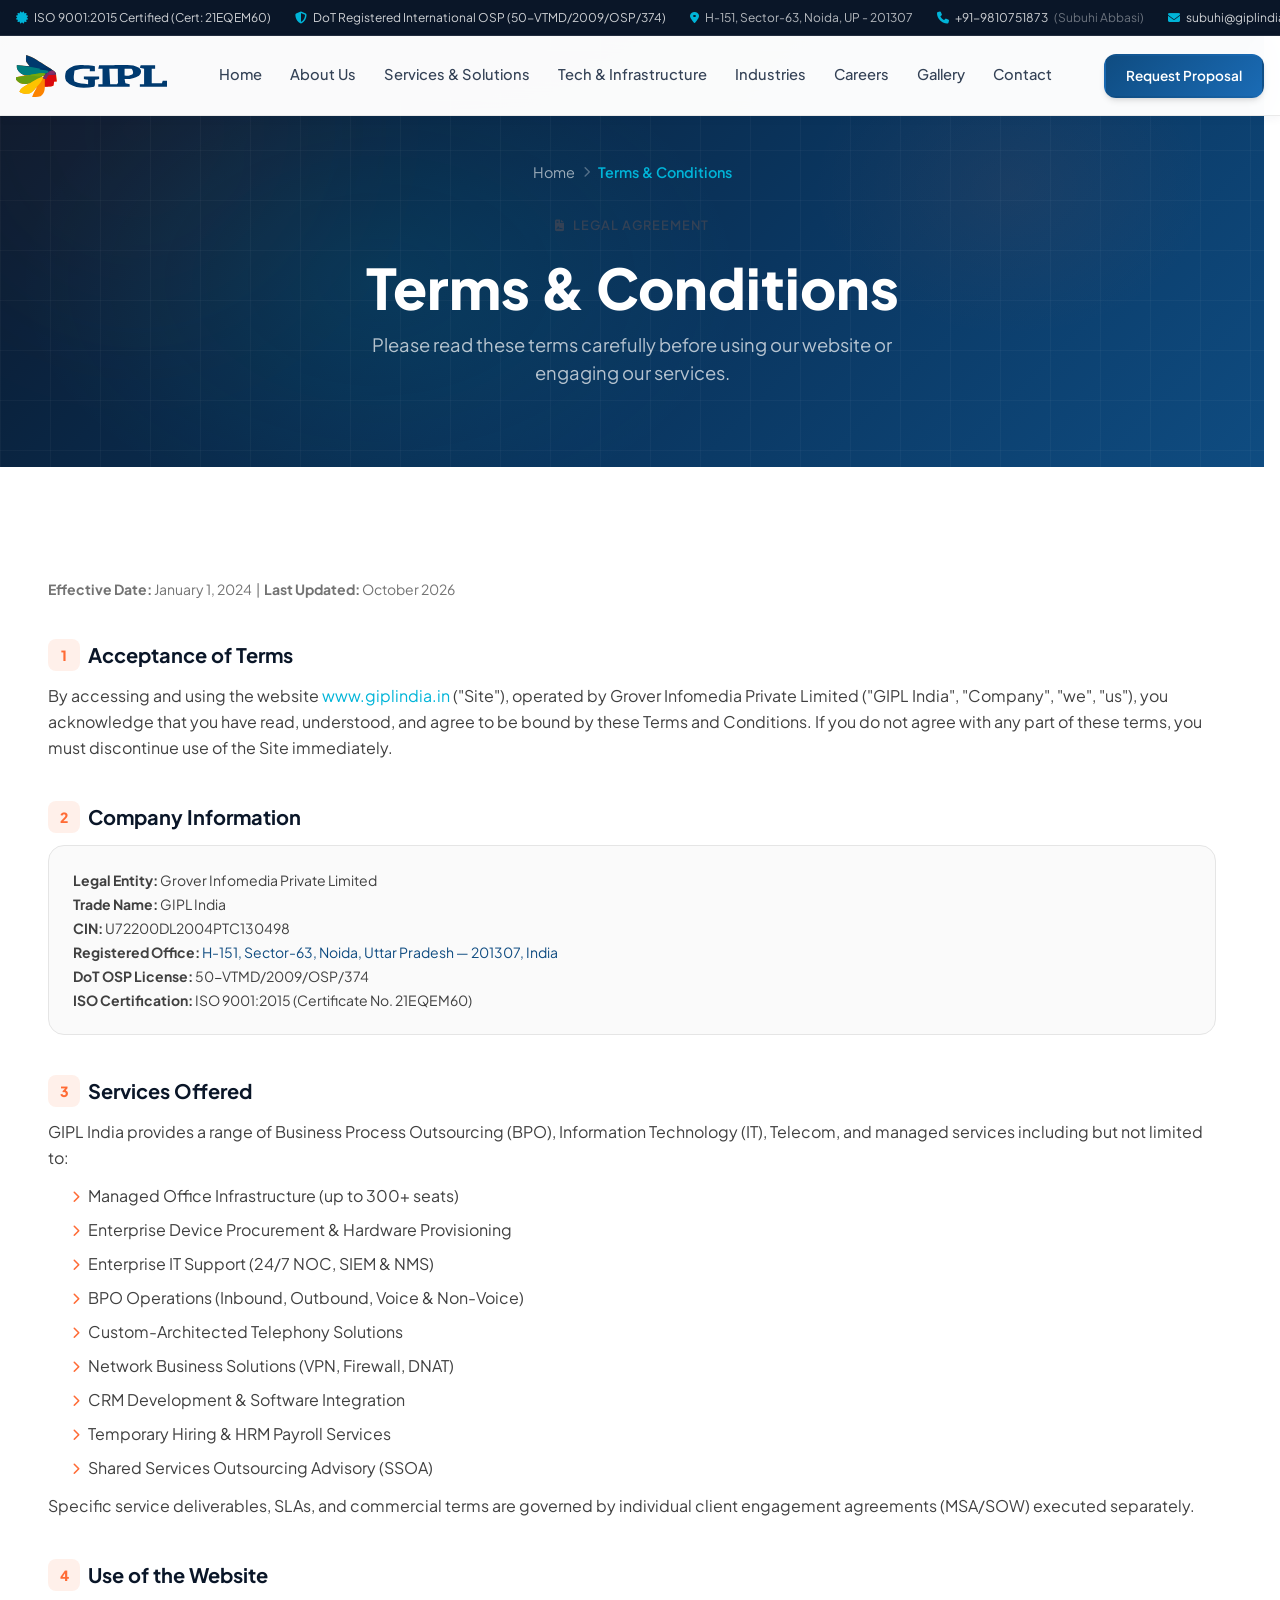
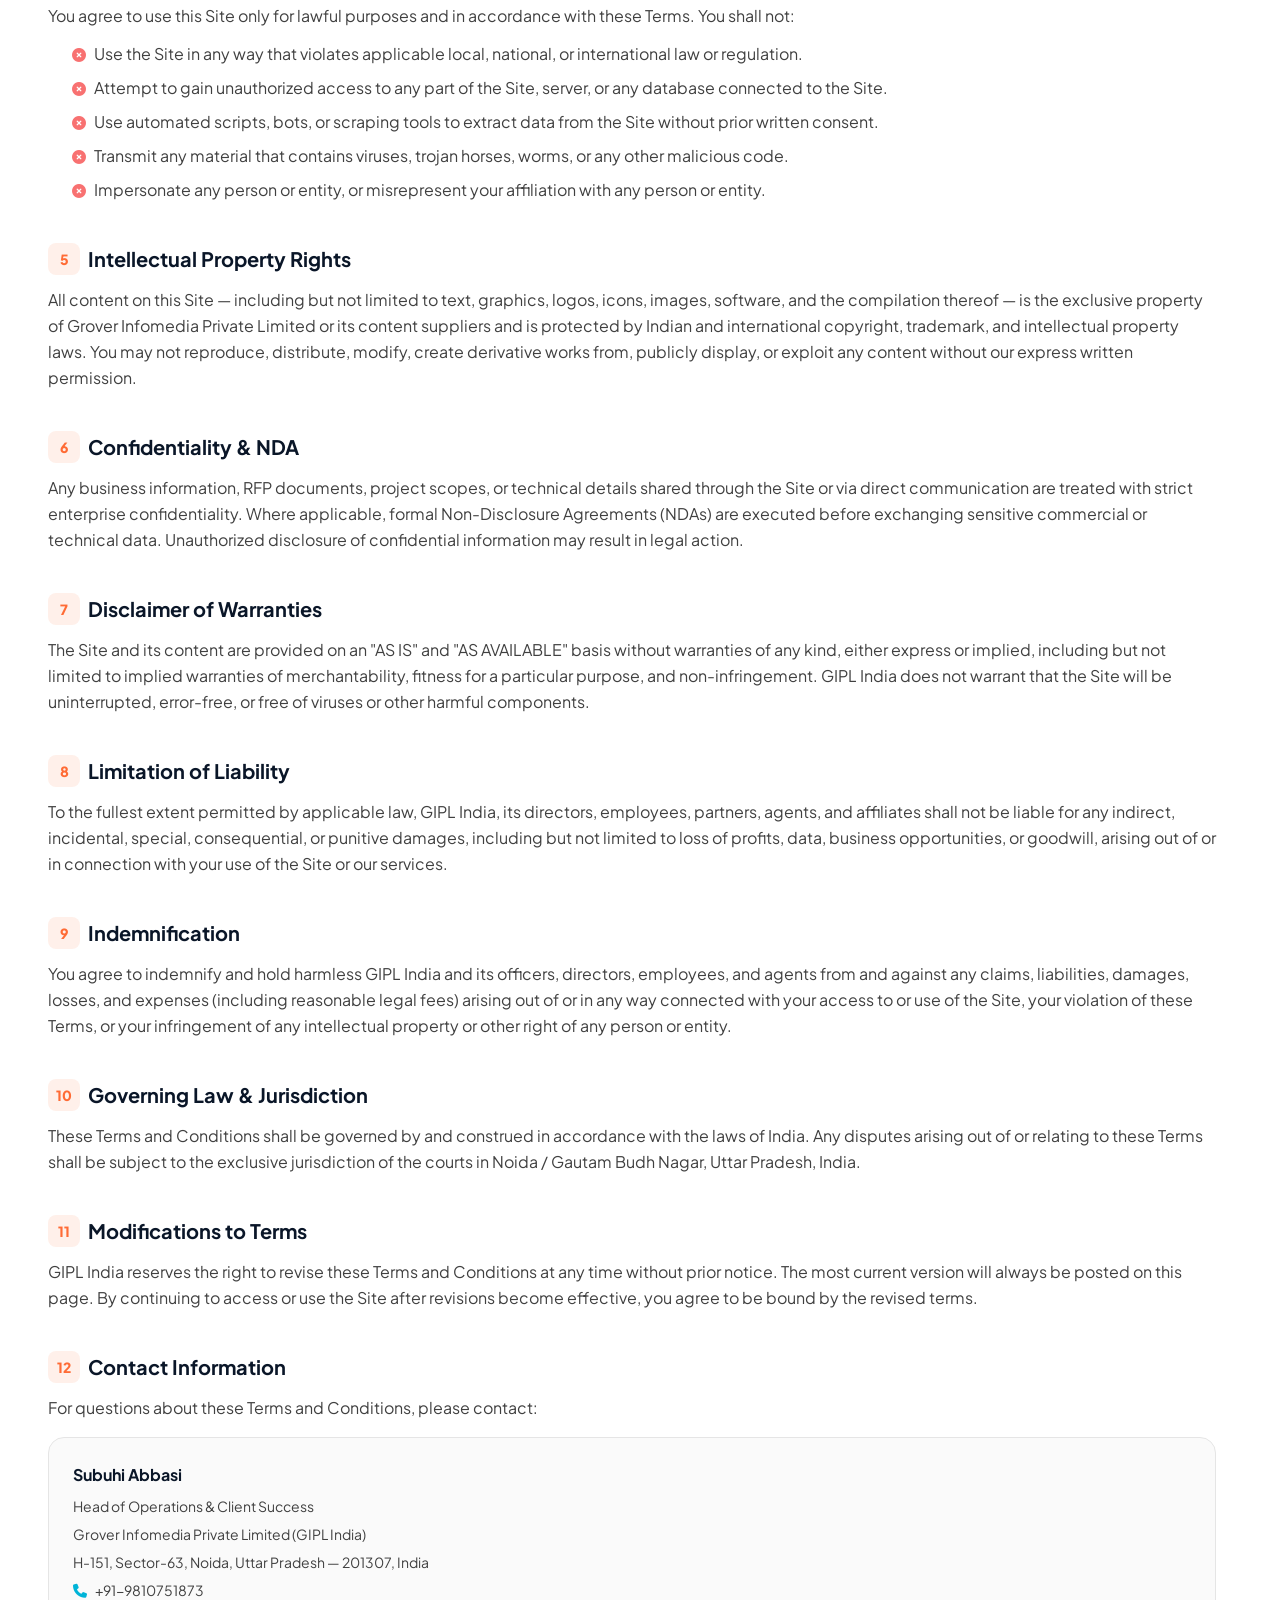
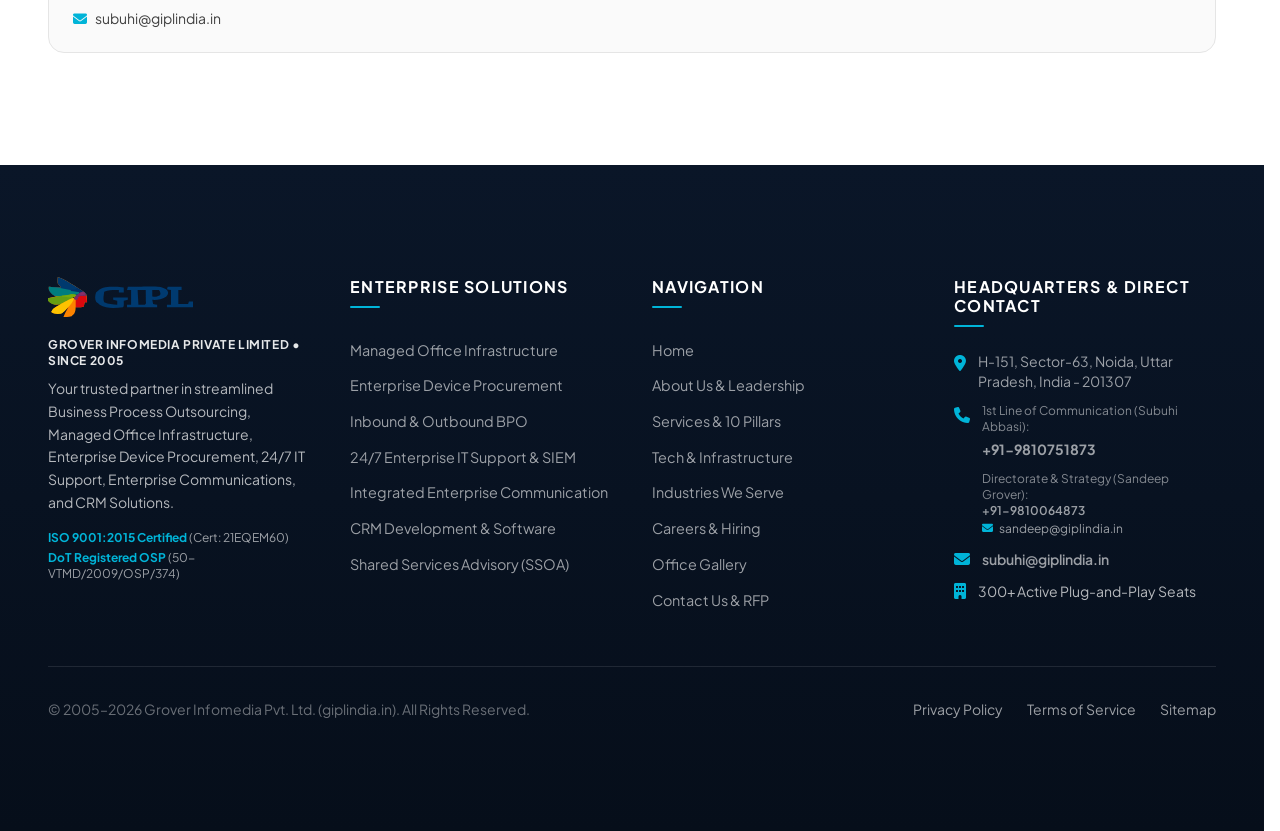
<file: terms-and-conditions.html>
<!DOCTYPE html>
<html lang="en">

<head>
  <meta charset="UTF-8">
  <meta name="viewport" content="width=device-width, initial-scale=1.0">
  <title>Terms & Conditions | Grover Infomedia Pvt. Ltd. (GIPL India)</title>
  <meta name="description"
    content="Terms and Conditions for Grover Infomedia Pvt. Ltd. (GIPL India). Read our terms of use, service agreements, intellectual property rights, and liability limitations.">
  <meta name="keywords" content="GIPL India terms and conditions, service agreement, terms of use, BPO terms">
  <meta name="author" content="GIPL India">
  <link rel="canonical" href="https://www.giplindia.in/terms-and-conditions.html">

  <!-- Favicon -->
  <link rel="icon" type="image/svg+xml" href="asset/favicon.svg">

  <!-- Google Fonts -->
  <link rel="preconnect" href="https://fonts.googleapis.com">
  <link rel="preconnect" href="https://fonts.gstatic.com" crossorigin>
  <link href="https://fonts.googleapis.com/css2?family=Plus+Jakarta+Sans:wght@300;400;500;600;700;800&display=swap"
    rel="stylesheet">

  <!-- Font Awesome -->
  <link rel="stylesheet" href="https://cdnjs.cloudflare.com/ajax/libs/font-awesome/6.5.1/css/all.min.css">

  <!-- Tailwind CSS -->
  <link rel="stylesheet" href="tailwind.min.css">

  <!-- Custom CSS -->
  <link rel="stylesheet" href="styles.css">
</head>

<body class="font-body page-inner">

  <!-- ==================== SITE HEADER ==================== -->
  <header id="site-header" class="site-header fixed top-0 left-0 right-0 z-50">
    <!-- Top Enterprise Utility Bar -->
    <div class="top-utility-bar bg-dark border-b border-white/10 text-white/80 text-xs py-2.5 hidden md:block">
      <div class="container-custom max-w-7xl mx-auto px-4 flex items-center justify-between">
        <div class="flex items-center gap-6">
          <span class="flex items-center gap-1.5 whitespace-nowrap"><i class="fas fa-certificate text-secondary"></i>
            ISO 9001:2015 Certified (Cert: 21EQEM60)</span>
          <span class="flex items-center gap-1.5 whitespace-nowrap"><i class="fas fa-shield-halved text-secondary"></i>
            DoT Registered International OSP (50-VTMD/2009/OSP/374)</span>
          <a href="https://maps.app.goo.gl/KAawsqjsAnJwsYy49" target="_blank" rel="noopener noreferrer"
            class="flex items-center gap-1.5 text-white/70 hover:text-white transition-colors whitespace-nowrap">
            <i class="fas fa-location-dot text-secondary"></i> H-151, Sector-63, Noida, UP - 201307
          </a>
        </div>
        <div class="flex items-center gap-6 ml-6 shrink-0">
          <a href="tel:+919810751873"
            class="hover:text-secondary flex items-center gap-1.5 transition-colors whitespace-nowrap">
            <i class="fas fa-phone text-secondary"></i> +91-9810751873 <span class="text-white/40">(Subuhi
              Abbasi)</span>
          </a>
          <a href="mailto:subuhi@giplindia.in"
            class="hover:text-secondary flex items-center gap-1.5 transition-colors whitespace-nowrap">
            <i class="fas fa-envelope text-secondary"></i> subuhi@giplindia.in
          </a>
        </div>
      </div>
    </div>

    <!-- Navigation -->
    <nav id="navbar" aria-label="Main navigation" class="transition-all duration-300">
      <div class="container-custom max-w-7xl mx-auto px-4 flex items-center justify-between h-20">
        <!-- Logo -->
        <a href="index.html" class="flex items-center gap-3 z-10 shrink-0" aria-label="GIPL India Home">
          <img src="asset/logo.svg" alt="GIPL India Logo"
            class="nav-logo-img logo-dark h-10 sm:h-11 w-auto object-contain shrink-0">
        </a>

        <!-- Desktop Links -->
        <div class="hidden lg:flex items-center gap-6 xl:gap-7">
          <a href="index.html"
            class="nav-link text-neutral-700 whitespace-nowrap border-b-2 border-transparent">Home</a>
          <a href="about.html" class="nav-link text-neutral-700 whitespace-nowrap border-b-2 border-transparent">About
            Us</a>
          <a href="services.html"
            class="nav-link text-neutral-700 whitespace-nowrap border-b-2 border-transparent">Services & Solutions</a>
          <a href="infrastructure.html"
            class="nav-link text-neutral-700 whitespace-nowrap border-b-2 border-transparent">Tech & Infrastructure</a>
          <a href="industries.html"
            class="nav-link text-neutral-700 whitespace-nowrap border-b-2 border-transparent">Industries</a>
          <a href="careers.html"
            class="nav-link text-neutral-700 whitespace-nowrap border-b-2 border-transparent">Careers</a>
          <a href="gallery.html"
            class="nav-link text-neutral-700 whitespace-nowrap border-b-2 border-transparent">Gallery</a>
          <a href="contact.html"
            class="nav-link text-neutral-700 whitespace-nowrap border-b-2 border-transparent">Contact</a>
        </div>

        <!-- CTA + Hamburger -->
        <div class="flex items-center gap-4 z-10 shrink-0">
          <a href="contact.html"
            class="nav-cta hidden md:inline-flex btn btn-sm bg-primary text-white hover:bg-primary-dark rounded-lg shadow-md whitespace-nowrap">
            Request Proposal
          </a>
          <button id="menu-toggle" class="lg:hidden text-neutral-700 text-2xl focus:outline-none"
            aria-label="Open menu">
            <i class="fas fa-bars"></i>
          </button>
        </div>
      </div>
    </nav>
  </header>

  <!-- Mobile Menu -->
  <div id="mobile-menu">
    <div class="menu-overlay"></div>
    <div class="menu-panel">
      <div class="flex items-center justify-between mb-8">
        <a href="index.html" class="flex items-center gap-2">
          <img src="asset/logo.svg" alt="GIPL India" class="h-9 w-auto object-contain">
        </a>
        <button id="menu-close" class="text-neutral-500 text-2xl" aria-label="Close menu">
          <i class="fas fa-times"></i>
        </button>
      </div>
      <nav aria-label="Mobile navigation">
        <a href="index.html" class="mobile-nav-link">Home</a>
        <a href="about.html" class="mobile-nav-link">About Us</a>
        <a href="services.html" class="mobile-nav-link">Services & Solutions</a>
        <a href="infrastructure.html" class="mobile-nav-link">Tech & Infrastructure</a>
        <a href="industries.html" class="mobile-nav-link">Industries</a>
        <a href="careers.html" class="mobile-nav-link">Careers</a>
        <a href="gallery.html" class="mobile-nav-link">Gallery</a>
        <a href="contact.html" class="mobile-nav-link">Contact</a>
      </nav>
      <div class="mt-8">
        <a href="contact.html" class="btn btn-primary w-full">Request Proposal</a>
      </div>
    </div>
  </div>

  <!-- ==================== PAGE HEADER ==================== -->
  <section class="page-header">
    <div class="hero-grid-bg"></div>
    <div class="hero-blob" style="width:400px;height:400px;background:rgba(255,107,53,0.12);top:-15%;left:-5%;"></div>
    <div class="container-custom relative z-10 text-center">
      <div class="breadcrumb justify-center">
        <a href="index.html">Home</a>
        <i class="fas fa-chevron-right text-xs"></i>
        <span>Terms & Conditions</span>
      </div>
      <div class="section-badge section-badge-accent mb-4 inline-flex">
        <i class="fas fa-file-contract text-xs"></i>
        Legal Agreement
      </div>
      <h1 class="text-3xl md:text-4xl lg:text-5xl font-extrabold text-white mb-4">Terms & Conditions</h1>
      <p class="text-white/70 text-lg max-w-2xl mx-auto">Please read these terms carefully before using our website or
        engaging our services.</p>
    </div>
  </section>

  <!-- ==================== TERMS CONTENT ==================== -->
  <section class="section-padding bg-white">
    <div class="container-custom max-w-4xl">
      <p class="text-neutral-500 text-sm mb-10"><strong>Effective Date:</strong> January 1, 2024 &nbsp;|&nbsp;
        <strong>Last Updated:</strong> October 2026</p>

      <div class="prose prose-lg max-w-none space-y-10 text-neutral-700 leading-relaxed">

        <!-- 1 -->
        <div>
          <h2 class="text-xl font-bold text-dark mb-3 flex items-center gap-2"><span
              class="w-8 h-8 rounded-lg bg-accent/10 text-accent flex items-center justify-center text-sm font-extrabold">1</span>
            Acceptance of Terms</h2>
          <p>By accessing and using the website <a href="https://www.giplindia.in"
              class="text-secondary hover:underline">www.giplindia.in</a> ("Site"), operated by Grover Infomedia Private
            Limited ("GIPL India", "Company", "we", "us"), you acknowledge that you have read, understood, and agree to
            be bound by these Terms and Conditions. If you do not agree with any part of these terms, you must
            discontinue use of the Site immediately.</p>
        </div>

        <!-- 2 -->
        <div>
          <h2 class="text-xl font-bold text-dark mb-3 flex items-center gap-2"><span
              class="w-8 h-8 rounded-lg bg-accent/10 text-accent flex items-center justify-center text-sm font-extrabold">2</span>
            Company Information</h2>
          <div class="bg-neutral-50 border border-neutral-200 rounded-2xl p-6 space-y-1 text-sm">
            <p><strong>Legal Entity:</strong> Grover Infomedia Private Limited</p>
            <p><strong>Trade Name:</strong> GIPL India</p>
            <p><strong>CIN:</strong> U72200DL2004PTC130498</p>
            <p><strong>Registered Office:</strong> <a href="https://maps.app.goo.gl/KAawsqjsAnJwsYy49" target="_blank"
                rel="noopener noreferrer" class="text-primary hover:underline">H-151, Sector-63, Noida, Uttar Pradesh
                &mdash; 201307, India</a></p>
            <p><strong>DoT OSP License:</strong> 50-VTMD/2009/OSP/374</p>
            <p><strong>ISO Certification:</strong> ISO 9001:2015 (Certificate No. 21EQEM60)</p>
          </div>
        </div>

        <!-- 3 -->
        <div>
          <h2 class="text-xl font-bold text-dark mb-3 flex items-center gap-2"><span
              class="w-8 h-8 rounded-lg bg-accent/10 text-accent flex items-center justify-center text-sm font-extrabold">3</span>
            Services Offered</h2>
          <p class="mb-3">GIPL India provides a range of Business Process Outsourcing (BPO), Information Technology
            (IT), Telecom, and managed services including but not limited to:</p>
          <ul class="space-y-2 pl-6">
            <li class="flex items-start gap-2"><i class="fas fa-chevron-right text-accent text-xs mt-1.5"></i> Managed
              Office Infrastructure (up to 300+ seats)</li>
            <li class="flex items-start gap-2"><i class="fas fa-chevron-right text-accent text-xs mt-1.5"></i>
              Enterprise Device Procurement & Hardware Provisioning</li>
            <li class="flex items-start gap-2"><i class="fas fa-chevron-right text-accent text-xs mt-1.5"></i>
              Enterprise IT Support (24/7 NOC, SIEM & NMS)</li>
            <li class="flex items-start gap-2"><i class="fas fa-chevron-right text-accent text-xs mt-1.5"></i> BPO
              Operations (Inbound, Outbound, Voice & Non-Voice)</li>
            <li class="flex items-start gap-2"><i class="fas fa-chevron-right text-accent text-xs mt-1.5"></i>
              Custom-Architected Telephony Solutions</li>
            <li class="flex items-start gap-2"><i class="fas fa-chevron-right text-accent text-xs mt-1.5"></i> Network
              Business Solutions (VPN, Firewall, DNAT)</li>
            <li class="flex items-start gap-2"><i class="fas fa-chevron-right text-accent text-xs mt-1.5"></i> CRM
              Development & Software Integration</li>
            <li class="flex items-start gap-2"><i class="fas fa-chevron-right text-accent text-xs mt-1.5"></i> Temporary
              Hiring & HRM Payroll Services</li>
            <li class="flex items-start gap-2"><i class="fas fa-chevron-right text-accent text-xs mt-1.5"></i> Shared
              Services Outsourcing Advisory (SSOA)</li>
          </ul>
          <p class="mt-3">Specific service deliverables, SLAs, and commercial terms are governed by individual client
            engagement agreements (MSA/SOW) executed separately.</p>
        </div>

        <!-- 4 -->
        <div>
          <h2 class="text-xl font-bold text-dark mb-3 flex items-center gap-2"><span
              class="w-8 h-8 rounded-lg bg-accent/10 text-accent flex items-center justify-center text-sm font-extrabold">4</span>
            Use of the Website</h2>
          <p class="mb-3">You agree to use this Site only for lawful purposes and in accordance with these Terms. You
            shall not:</p>
          <ul class="space-y-2 pl-6">
            <li class="flex items-start gap-2"><i class="fas fa-times-circle text-red-400 text-sm mt-1"></i> Use the
              Site in any way that violates applicable local, national, or international law or regulation.</li>
            <li class="flex items-start gap-2"><i class="fas fa-times-circle text-red-400 text-sm mt-1"></i> Attempt to
              gain unauthorized access to any part of the Site, server, or any database connected to the Site.</li>
            <li class="flex items-start gap-2"><i class="fas fa-times-circle text-red-400 text-sm mt-1"></i> Use
              automated scripts, bots, or scraping tools to extract data from the Site without prior written consent.
            </li>
            <li class="flex items-start gap-2"><i class="fas fa-times-circle text-red-400 text-sm mt-1"></i> Transmit
              any material that contains viruses, trojan horses, worms, or any other malicious code.</li>
            <li class="flex items-start gap-2"><i class="fas fa-times-circle text-red-400 text-sm mt-1"></i> Impersonate
              any person or entity, or misrepresent your affiliation with any person or entity.</li>
          </ul>
        </div>

        <!-- 5 -->
        <div>
          <h2 class="text-xl font-bold text-dark mb-3 flex items-center gap-2"><span
              class="w-8 h-8 rounded-lg bg-accent/10 text-accent flex items-center justify-center text-sm font-extrabold">5</span>
            Intellectual Property Rights</h2>
          <p>All content on this Site — including but not limited to text, graphics, logos, icons, images, software, and
            the compilation thereof — is the exclusive property of Grover Infomedia Private Limited or its content
            suppliers and is protected by Indian and international copyright, trademark, and intellectual property laws.
            You may not reproduce, distribute, modify, create derivative works from, publicly display, or exploit any
            content without our express written permission.</p>
        </div>

        <!-- 6 -->
        <div>
          <h2 class="text-xl font-bold text-dark mb-3 flex items-center gap-2"><span
              class="w-8 h-8 rounded-lg bg-accent/10 text-accent flex items-center justify-center text-sm font-extrabold">6</span>
            Confidentiality & NDA</h2>
          <p>Any business information, RFP documents, project scopes, or technical details shared through the Site or
            via direct communication are treated with strict enterprise confidentiality. Where applicable, formal
            Non-Disclosure Agreements (NDAs) are executed before exchanging sensitive commercial or technical data.
            Unauthorized disclosure of confidential information may result in legal action.</p>
        </div>

        <!-- 7 -->
        <div>
          <h2 class="text-xl font-bold text-dark mb-3 flex items-center gap-2"><span
              class="w-8 h-8 rounded-lg bg-accent/10 text-accent flex items-center justify-center text-sm font-extrabold">7</span>
            Disclaimer of Warranties</h2>
          <p>The Site and its content are provided on an "AS IS" and "AS AVAILABLE" basis without warranties of any
            kind, either express or implied, including but not limited to implied warranties of merchantability, fitness
            for a particular purpose, and non-infringement. GIPL India does not warrant that the Site will be
            uninterrupted, error-free, or free of viruses or other harmful components.</p>
        </div>

        <!-- 8 -->
        <div>
          <h2 class="text-xl font-bold text-dark mb-3 flex items-center gap-2"><span
              class="w-8 h-8 rounded-lg bg-accent/10 text-accent flex items-center justify-center text-sm font-extrabold">8</span>
            Limitation of Liability</h2>
          <p>To the fullest extent permitted by applicable law, GIPL India, its directors, employees, partners, agents,
            and affiliates shall not be liable for any indirect, incidental, special, consequential, or punitive
            damages, including but not limited to loss of profits, data, business opportunities, or goodwill, arising
            out of or in connection with your use of the Site or our services.</p>
        </div>

        <!-- 9 -->
        <div>
          <h2 class="text-xl font-bold text-dark mb-3 flex items-center gap-2"><span
              class="w-8 h-8 rounded-lg bg-accent/10 text-accent flex items-center justify-center text-sm font-extrabold">9</span>
            Indemnification</h2>
          <p>You agree to indemnify and hold harmless GIPL India and its officers, directors, employees, and agents from
            and against any claims, liabilities, damages, losses, and expenses (including reasonable legal fees) arising
            out of or in any way connected with your access to or use of the Site, your violation of these Terms, or
            your infringement of any intellectual property or other right of any person or entity.</p>
        </div>

        <!-- 10 -->
        <div>
          <h2 class="text-xl font-bold text-dark mb-3 flex items-center gap-2"><span
              class="w-8 h-8 rounded-lg bg-accent/10 text-accent flex items-center justify-center text-sm font-extrabold">10</span>
            Governing Law & Jurisdiction</h2>
          <p>These Terms and Conditions shall be governed by and construed in accordance with the laws of India. Any
            disputes arising out of or relating to these Terms shall be subject to the exclusive jurisdiction of the
            courts in Noida / Gautam Budh Nagar, Uttar Pradesh, India.</p>
        </div>

        <!-- 11 -->
        <div>
          <h2 class="text-xl font-bold text-dark mb-3 flex items-center gap-2"><span
              class="w-8 h-8 rounded-lg bg-accent/10 text-accent flex items-center justify-center text-sm font-extrabold">11</span>
            Modifications to Terms</h2>
          <p>GIPL India reserves the right to revise these Terms and Conditions at any time without prior notice. The
            most current version will always be posted on this page. By continuing to access or use the Site after
            revisions become effective, you agree to be bound by the revised terms.</p>
        </div>

        <!-- 12 -->
        <div>
          <h2 class="text-xl font-bold text-dark mb-3 flex items-center gap-2"><span
              class="w-8 h-8 rounded-lg bg-accent/10 text-accent flex items-center justify-center text-sm font-extrabold">12</span>
            Contact Information</h2>
          <p class="mb-4">For questions about these Terms and Conditions, please contact:</p>
          <div class="bg-neutral-50 border border-neutral-200 rounded-2xl p-6 space-y-2">
            <p class="font-bold text-dark">Subuhi Abbasi</p>
            <p class="text-sm">Head of Operations & Client Success</p>
            <p class="text-sm">Grover Infomedia Private Limited (GIPL India)</p>
            <p class="text-sm"><a href="https://maps.app.goo.gl/KAawsqjsAnJwsYy49" target="_blank"
                rel="noopener noreferrer" class="hover:text-primary hover:underline">H-151, Sector-63, Noida, Uttar
                Pradesh &mdash; 201307, India</a></p>
            <p class="text-sm"><i class="fas fa-phone text-secondary mr-2"></i><a href="tel:+919810751873"
                class="hover:text-secondary">+91-9810751873</a></p>
            <p class="text-sm"><i class="fas fa-envelope text-secondary mr-2"></i><a href="mailto:subuhi@giplindia.in"
                class="hover:text-secondary">subuhi@giplindia.in</a></p>
          </div>
        </div>

      </div>
    </div>
  </section>

  <!-- ==================== CORPORATE FOOTER ==================== -->
  <footer class="footer">
    <div class="section-padding pb-8">
      <div class="container-custom max-w-7xl mx-auto px-4">
        <div class="grid sm:grid-cols-2 lg:grid-cols-4 gap-10 mb-12">
          <!-- Column 1: Company Summary -->
          <div>
            <a href="index.html" class="flex items-center gap-3 mb-5">
              <img src="asset/logo-white.svg" alt="GIPL India Logo" class="h-10 w-auto object-contain">
            </a>
            <h5 class="text-xs font-bold uppercase tracking-wider text-white/90 mb-2">GROVER INFOMEDIA PRIVATE LIMITED •
              SINCE 2005</h5>
            <p class="text-sm leading-relaxed mb-4 text-white/70">
              Your trusted partner in streamlined Business Process Outsourcing, Managed Office Infrastructure,
              Enterprise Device Procurement, 24/7 IT Support, Enterprise Communications, and CRM Solutions.
            </p>
            <div class="text-xs text-white/60 mb-5 space-y-1">
              <div><strong class="text-secondary">ISO 9001:2015 Certified</strong> (Cert: 21EQEM60)</div>
              <div><strong class="text-secondary">DoT Registered OSP</strong> (50-VTMD/2009/OSP/374)</div>
            </div>
          </div>

          <!-- Column 2: Enterprise Solutions Quick Links -->
          <div>
            <h4 class="footer-heading">Enterprise Solutions</h4>
            <a href="services.html#pillar-1" class="footer-link">Managed Office Infrastructure</a>
            <a href="services.html#pillar-2" class="footer-link">Enterprise Device Procurement</a>
            <a href="services.html#pillar-4" class="footer-link">Inbound & Outbound BPO</a>
            <a href="services.html#pillar-3" class="footer-link">24/7 Enterprise IT Support & SIEM</a>
            <a href="services.html#pillar-5" class="footer-link">Integrated Enterprise Communication</a>
            <a href="services.html#pillar-9" class="footer-link">CRM Development & Software</a>
            <a href="services.html#pillar-10" class="footer-link">Shared Services Advisory (SSOA)</a>
          </div>

          <!-- Column 3: Quick Navigation -->
          <div>
            <h4 class="footer-heading">Navigation</h4>
            <a href="index.html" class="footer-link">Home</a>
            <a href="about.html" class="footer-link">About Us & Leadership</a>
            <a href="services.html" class="footer-link">Services & 10 Pillars</a>
            <a href="infrastructure.html" class="footer-link">Tech & Infrastructure</a>
            <a href="industries.html" class="footer-link">Industries We Serve</a>
            <a href="careers.html" class="footer-link">Careers & Hiring</a>
            <a href="gallery.html" class="footer-link">Office Gallery</a>
            <a href="contact.html" class="footer-link">Contact Us & RFP</a>
          </div>

          <!-- Column 4: Corporate Headquarters & Direct Contact -->
          <div>
            <h4 class="footer-heading">Headquarters & Direct Contact</h4>
            <div class="space-y-3">
              <div class="flex items-start gap-3">
                <i class="fas fa-location-dot text-secondary mt-1 flex-shrink-0"></i>
                <a href="https://maps.app.goo.gl/KAawsqjsAnJwsYy49" target="_blank" rel="noopener noreferrer"
                  class="text-sm text-white/80 hover:text-white hover:underline transition-colors">
                  H-151, Sector-63, Noida, Uttar Pradesh, India - 201307
                </a>
              </div>
              <div class="flex items-start gap-3">
                <i class="fas fa-phone text-secondary mt-1 flex-shrink-0"></i>
                <div>
                  <div class="text-xs text-white/50">1st Line of Communication (Subuhi Abbasi):</div>
                  <a href="tel:+919810751873"
                    class="text-sm font-bold text-white hover:text-secondary">+91-9810751873</a>
                  <div class="text-xs text-white/50 mt-2">Directorate & Strategy (Sandeep Grover):</div>
                  <a href="tel:+919810064873"
                    class="text-xs text-white/80 hover:text-secondary block font-semibold">+91-9810064873</a>
                  <a href="mailto:sandeep@giplindia.in"
                    class="text-xs text-white/80 hover:text-secondary flex items-center gap-1.5 mt-0.5"><i
                      class="fas fa-envelope text-secondary text-[11px]"></i> sandeep@giplindia.in</a>
                </div>
              </div>
              <div class="flex items-center gap-3">
                <i class="fas fa-envelope text-secondary flex-shrink-0"></i>
                <a href="mailto:subuhi@giplindia.in"
                  class="text-sm hover:text-secondary font-semibold">subuhi@giplindia.in</a>
              </div>
              <div class="flex items-center gap-3">
                <i class="fas fa-building text-secondary flex-shrink-0"></i>
                <span class="text-sm">300+ Active Plug-and-Play Seats</span>
              </div>
            </div>
          </div>
        </div>

        <!-- Bottom Bar -->
        <div class="border-t border-white/10 pt-8 flex flex-col md:flex-row items-center justify-between gap-4">
          <p class="text-sm text-white/40">
            &copy; 2005–2026 Grover Infomedia Pvt. Ltd. (giplindia.in). All Rights Reserved.
          </p>
          <div class="flex gap-6 text-sm text-white/40">
            <a href="privacy-policy.html" class="hover:text-white/70">Privacy Policy</a>
            <a href="terms-and-conditions.html" class="hover:text-white/70">Terms of Service</a>
            <a href="sitemap.xml" class="hover:text-white/70">Sitemap</a>
          </div>
        </div>
      </div>
    </div>
  </footer>

  <button id="back-to-top" aria-label="Back to top"><i class="fas fa-arrow-up"></i></button>
  <script src="main.js"></script>
</body>

</html>
</file>
<file: styles.css>
/* ===================================================================
   GIPL India — Custom Design System (styles.css)
   Complements Tailwind CSS (Production Build)
   =================================================================== */

/* ---------- CSS Custom Properties ---------- */
:root {
  --primary: #0F4C81;
  --primary-light: #1A6BB5;
  --primary-dark: #0A3660;
  --secondary: #00B4D8;
  --secondary-light: #48CAE4;
  --secondary-dark: #0096B7;
  --accent: #FF6B35;
  --accent-light: #FF8C5A;
  --accent-dark: #E05520;
  --dark: #0A1628;
  --dark-lighter: #111D35;
  --neutral-900: #1E293B;
  --neutral-800: #1E3A5F;
  --neutral-700: #334155;
  --neutral-600: #475569;
  --neutral-500: #64748B;
  --neutral-400: #94A3B8;
  --neutral-300: #CBD5E1;
  --neutral-200: #E2E8F0;
  --neutral-100: #F1F5F9;
  --neutral-50: #F8FAFC;
  --white: #FFFFFF;
  --success: #10B981;
  --warning: #F59E0B;
  --danger: #EF4444;

  --font-body: 'Plus Jakarta Sans', 'Inter', system-ui, -apple-system, sans-serif;
  --font-heading: 'Plus Jakarta Sans', 'Inter', system-ui, sans-serif;

  --shadow-sm: 0 1px 2px rgba(10, 22, 40, 0.05);
  --shadow-md: 0 4px 6px -1px rgba(10, 22, 40, 0.07), 0 2px 4px -2px rgba(10, 22, 40, 0.05);
  --shadow-lg: 0 10px 15px -3px rgba(10, 22, 40, 0.08), 0 4px 6px -4px rgba(10, 22, 40, 0.04);
  --shadow-xl: 0 20px 25px -5px rgba(10, 22, 40, 0.1), 0 8px 10px -6px rgba(10, 22, 40, 0.06);
  --shadow-2xl: 0 25px 50px -12px rgba(10, 22, 40, 0.18);
  --shadow-glow: 0 0 30px rgba(0, 180, 216, 0.15);
  --shadow-glow-accent: 0 0 30px rgba(255, 107, 53, 0.2);

  --radius-sm: 0.375rem;
  --radius-md: 0.5rem;
  --radius-lg: 0.75rem;
  --radius-xl: 1rem;
  --radius-2xl: 1.5rem;
  --radius-full: 9999px;

  --transition-fast: 150ms cubic-bezier(0.4, 0, 0.2, 1);
  --transition-base: 250ms cubic-bezier(0.4, 0, 0.2, 1);
  --transition-slow: 400ms cubic-bezier(0.4, 0, 0.2, 1);
  --transition-spring: 500ms cubic-bezier(0.34, 1.56, 0.64, 1);
}

/* ---------- Base Reset & Typography ---------- */
*, *::before, *::after {
  box-sizing: border-box;
  margin: 0;
  padding: 0;
}

html {
  scroll-behavior: smooth;
  -webkit-font-smoothing: antialiased;
  -moz-osx-font-smoothing: grayscale;
  overflow-x: hidden;
  overflow-y: scroll; /* Fallback for layout stability */
  scrollbar-gutter: stable;
  width: 100%;
}

body {
  font-family: var(--font-body);
  color: var(--neutral-700);
  background-color: var(--white);
  line-height: 1.7;
  overflow-x: hidden;
  scrollbar-gutter: stable;
  width: 100%;
}

h1, h2, h3, h4, h5, h6 {
  font-family: var(--font-heading);
  font-weight: 700;
  line-height: 1.2;
  color: var(--dark);
}

a {
  text-decoration: none;
  color: inherit;
  transition: color var(--transition-base);
}

img {
  max-width: 100%;
  height: auto;
  display: block;
}

/* ---------- Utility Classes ---------- */
.section-padding {
  padding: 5rem 1.5rem;
}

@media (min-width: 768px) {
  .section-padding {
    padding: 6rem 2rem;
  }
}

@media (min-width: 1024px) {
  .section-padding {
    padding: 7rem 2rem;
  }
}

.container-custom {
  max-width: 1280px;
  margin-left: auto;
  margin-right: auto;
  padding-left: 1rem;
  padding-right: 1rem;
}

.gradient-text {
  background: linear-gradient(135deg, var(--primary) 0%, var(--secondary) 100%);
  -webkit-background-clip: text;
  -webkit-text-fill-color: transparent;
  background-clip: text;
}

.gradient-text-accent {
  background: linear-gradient(135deg, var(--accent) 0%, var(--accent-light) 100%);
  -webkit-background-clip: text;
  -webkit-text-fill-color: transparent;
  background-clip: text;
}

/* ---------- Section Headers ---------- */
.section-badge {
  display: inline-flex;
  align-items: center;
  gap: 0.5rem;
  padding: 0.4rem 1rem;
  border-radius: var(--radius-full);
  font-size: 0.8rem;
  font-weight: 600;
  letter-spacing: 0.08em;
  text-transform: uppercase;
  margin-bottom: 1rem;
}

.section-badge-primary {
  background: rgba(15, 76, 129, 0.08);
  color: var(--primary);
  border: 1px solid rgba(15, 76, 129, 0.15);
}

.section-badge-light {
  background: rgba(255, 255, 255, 0.12);
  color: rgba(255, 255, 255, 0.9);
  border: 1px solid rgba(255, 255, 255, 0.2);
}

.section-title {
  font-size: clamp(2rem, 4vw, 3rem);
  font-weight: 800;
  margin-bottom: 1rem;
}

.section-subtitle {
  font-size: 1.1rem;
  color: var(--neutral-500);
  max-width: 640px;
  line-height: 1.8;
}

/* ---------- Buttons ---------- */
.btn {
  display: inline-flex;
  align-items: center;
  justify-content: center;
  gap: 0.5rem;
  padding: 0.85rem 2rem;
  border-radius: var(--radius-lg);
  font-family: var(--font-body);
  font-size: 0.95rem;
  font-weight: 600;
  cursor: pointer;
  border: 2px solid transparent;
  transition: all var(--transition-base);
  position: relative;
  overflow: hidden;
  white-space: nowrap;
}

.btn::before {
  content: '';
  position: absolute;
  inset: 0;
  background: linear-gradient(135deg, rgba(255,255,255,0.15), rgba(255,255,255,0));
  opacity: 0;
  transition: opacity var(--transition-base);
}

.btn:hover::before {
  opacity: 1;
}

.btn-primary {
  background: linear-gradient(135deg, var(--primary) 0%, var(--primary-light) 100%);
  color: var(--white);
  box-shadow: 0 4px 14px rgba(15, 76, 129, 0.35);
}

.btn-primary:hover {
  transform: translateY(-2px);
  box-shadow: 0 8px 25px rgba(15, 76, 129, 0.4);
}

.btn-accent {
  background: linear-gradient(135deg, var(--accent) 0%, var(--accent-light) 100%);
  color: var(--white);
  box-shadow: 0 4px 14px rgba(255, 107, 53, 0.35);
}

.btn-accent:hover {
  transform: translateY(-2px);
  box-shadow: 0 8px 25px rgba(255, 107, 53, 0.4);
}

.btn-outline {
  background: transparent;
  color: var(--white);
  border-color: rgba(255,255,255,0.4);
}

.btn-outline:hover {
  background: rgba(255,255,255,0.1);
  border-color: var(--white);
  transform: translateY(-2px);
}

.btn-outline-dark {
  background: transparent;
  color: var(--primary);
  border-color: var(--primary);
}

.btn-outline-dark:hover {
  background: var(--primary);
  color: var(--white);
  transform: translateY(-2px);
}

.btn-white {
  background: var(--white);
  color: var(--primary);
  box-shadow: var(--shadow-lg);
}

.btn-white:hover {
  transform: translateY(-2px);
  box-shadow: var(--shadow-xl);
}

.btn-lg {
  padding: 1rem 2.5rem;
  font-size: 1.05rem;
  border-radius: var(--radius-xl);
}

.btn-sm {
  padding: 0.55rem 1.25rem;
  font-size: 0.85rem;
}

/* ---------- Cards ---------- */
.card {
  background: var(--white);
  border-radius: var(--radius-xl);
  padding: 2rem;
  border: 1px solid var(--neutral-200);
  transition: all var(--transition-slow);
  position: relative;
  overflow: hidden;
}

.card::before {
  content: '';
  position: absolute;
  top: 0;
  left: 0;
  right: 0;
  height: 3px;
  background: linear-gradient(90deg, var(--primary), var(--secondary));
  transform: scaleX(0);
  transform-origin: left;
  transition: transform var(--transition-slow);
}

.card:hover {
  transform: translateY(-6px);
  box-shadow: var(--shadow-xl);
  border-color: transparent;
}

.card:hover::before {
  transform: scaleX(1);
}

.card-icon {
  width: 60px;
  height: 60px;
  border-radius: var(--radius-lg);
  display: flex;
  align-items: center;
  justify-content: center;
  font-size: 1.5rem;
  margin-bottom: 1.25rem;
  transition: all var(--transition-base);
}

.card-icon-primary {
  background: linear-gradient(135deg, rgba(15, 76, 129, 0.08), rgba(0, 180, 216, 0.08));
  color: var(--primary);
}

.card:hover .card-icon-primary {
  background: linear-gradient(135deg, var(--primary), var(--secondary));
  color: var(--white);
}

.card-glass {
  background: rgba(255, 255, 255, 0.06);
  backdrop-filter: blur(20px);
  -webkit-backdrop-filter: blur(20px);
  border: 1px solid rgba(255, 255, 255, 0.1);
  border-radius: var(--radius-xl);
}

/* ---------- Navigation & Header Structure ---------- */
.site-header {
  position: fixed;
  top: 0;
  left: 0;
  right: 0;
  z-index: 1000;
  width: 100%;
  transition: all var(--transition-base);
}

.top-utility-bar {
  background-color: var(--dark);
  border-bottom: 1px solid rgba(255, 255, 255, 0.1);
  color: rgba(255, 255, 255, 0.8);
  font-size: 0.75rem;
  line-height: 1.25;
}

#navbar {
  position: relative;
  z-index: 1000;
  width: 100%;
  height: 5rem; /* 80px */
  background: rgba(255, 255, 255, 0.98);
  backdrop-filter: blur(20px);
  -webkit-backdrop-filter: blur(20px);
  border-bottom: 1px solid #eaeaea;
  box-shadow: 0 2px 10px rgba(9, 44, 88, 0.05);
  transition: all var(--transition-base);
}

#navbar.scrolled {
  background: rgba(255, 255, 255, 0.98);
  backdrop-filter: blur(20px);
  -webkit-backdrop-filter: blur(20px);
  border-bottom: 1px solid #eaeaea;
  box-shadow: 0 4px 20px rgba(10, 22, 40, 0.08);
}

#navbar.scrolled .nav-link {
  color: var(--neutral-700) !important;
}

#navbar.scrolled .nav-link:hover,
#navbar.scrolled .nav-link.active {
  color: var(--primary) !important;
  border-bottom-color: var(--secondary);
}

#navbar.scrolled .nav-logo-text {
  color: var(--dark) !important;
}

#navbar.scrolled .nav-cta {
  background: linear-gradient(135deg, var(--primary), var(--primary-light)) !important;
  color: var(--white) !important;
}

.nav-link {
  position: relative;
  font-weight: 500;
  font-size: 0.92rem;
  padding: 0.5rem 0;
  border-bottom: 2px solid transparent; /* Lock vertical alignment to prevent 1-2px active jump */
  color: var(--neutral-700);
  transition: color var(--transition-base), border-color var(--transition-base);
}

.nav-link:hover,
.nav-link.active {
  color: var(--primary) !important;
  border-bottom-color: var(--secondary) !important;
}

.nav-link::after {
  display: none; /* Replaced by border-bottom: 2px solid to avoid any text shifting */
}

/* Inner pages: Solid navbar by default */
.page-inner #navbar {
  background: rgba(255, 255, 255, 0.98);
  backdrop-filter: blur(20px);
  border-bottom: 1px solid #eaeaea;
  box-shadow: 0 2px 10px rgba(9, 44, 88, 0.05);
}

.page-inner .nav-link {
  color: var(--neutral-700) !important;
}

.page-inner .nav-link:hover,
.page-inner .nav-link.active {
  color: var(--primary) !important;
  border-bottom-color: var(--secondary) !important;
}

.page-inner .nav-logo-text {
  color: var(--dark) !important;
}

/* ---------- Strict Logo Sizing (Lock SVG Dimensions) ---------- */
.nav-logo-img {
  height: 2.6rem;
  max-height: 44px;
  width: auto;
  object-fit: contain;
  flex-shrink: 0;
  transition: opacity var(--transition-fast);
}

#navbar .logo-dark {
  display: inline-block;
}
#navbar .logo-white {
  display: none;
}

#navbar.scrolled .logo-dark {
  display: inline-block;
}
#navbar.scrolled .logo-white {
  display: none;
}

.page-inner #navbar .logo-dark {
  display: inline-block;
}
.page-inner #navbar .logo-white {
  display: none;
}

.page-inner .nav-cta {
  background: linear-gradient(135deg, var(--primary), var(--primary-light)) !important;
  color: var(--white) !important;
}

/* ---------- Mobile Nav ---------- */
#mobile-menu {
  position: fixed;
  inset: 0;
  z-index: 999;
  display: flex;
  opacity: 0;
  pointer-events: none;
  transition: opacity var(--transition-base);
}

#mobile-menu.open {
  opacity: 1;
  pointer-events: auto;
}

#mobile-menu .menu-overlay {
  position: absolute;
  inset: 0;
  background: rgba(10, 22, 40, 0.6);
  backdrop-filter: blur(4px);
}

#mobile-menu .menu-panel {
  position: relative;
  width: 85%;
  max-width: 380px;
  background: var(--white);
  height: 100%;
  padding: 2rem;
  transform: translateX(-100%);
  transition: transform var(--transition-slow);
  overflow-y: auto;
  z-index: 1;
  box-shadow: var(--shadow-2xl);
}

#mobile-menu.open .menu-panel {
  transform: translateX(0);
}

.mobile-nav-link {
  display: block;
  padding: 1rem 0;
  font-size: 1.1rem;
  font-weight: 600;
  color: var(--neutral-700);
  border-bottom: 1px solid var(--neutral-100);
  transition: all var(--transition-fast);
}

.mobile-nav-link:hover,
.mobile-nav-link.active {
  color: var(--primary);
  padding-left: 0.5rem;
}

/* ---------- Hero ---------- */
.hero-section {
  position: relative;
  min-height: 100vh;
  padding-top: 10rem;
  padding-bottom: 5rem;
  display: flex;
  align-items: center;
  background: linear-gradient(135deg, var(--dark) 0%, var(--primary-dark) 50%, var(--primary) 100%);
  overflow: hidden;
}

.hero-section::before {
  content: '';
  position: absolute;
  inset: 0;
  background:
    radial-gradient(ellipse 800px 600px at 20% 50%, rgba(0, 180, 216, 0.12) 0%, transparent 60%),
    radial-gradient(ellipse 600px 400px at 80% 30%, rgba(255, 107, 53, 0.08) 0%, transparent 50%);
  pointer-events: none;
}

.hero-grid-bg {
  position: absolute;
  inset: 0;
  background-image:
    linear-gradient(rgba(255,255,255,0.03) 1px, transparent 1px),
    linear-gradient(90deg, rgba(255,255,255,0.03) 1px, transparent 1px);
  background-size: 60px 60px;
  pointer-events: none;
}

.hero-blob {
  position: absolute;
  border-radius: 50%;
  filter: blur(80px);
  opacity: 0.3;
  pointer-events: none;
  animation: blobFloat 12s ease-in-out infinite alternate;
}

@keyframes blobFloat {
  0% { transform: translate(0, 0) scale(1); }
  50% { transform: translate(30px, -20px) scale(1.1); }
  100% { transform: translate(-20px, 15px) scale(0.95); }
}

/* ---------- Page Header (Inner Pages) ---------- */
.page-header {
  position: relative;
  padding: 10rem 2rem 5rem;
  background: linear-gradient(135deg, var(--dark) 0%, var(--primary-dark) 60%, var(--primary) 100%);
  overflow: hidden;
  text-align: center;
}

.page-header::before {
  content: '';
  position: absolute;
  inset: 0;
  background:
    radial-gradient(ellipse 600px 400px at 30% 60%, rgba(0, 180, 216, 0.1) 0%, transparent 60%),
    radial-gradient(ellipse 400px 300px at 80% 40%, rgba(255, 107, 53, 0.06) 0%, transparent 50%);
  pointer-events: none;
}

.page-header .hero-grid-bg {
  background-size: 50px 50px;
}

.page-header h1 {
  font-size: clamp(2.2rem, 5vw, 3.5rem);
  font-weight: 800;
  color: var(--white);
  margin-bottom: 1rem;
  position: relative;
}

.page-header p {
  font-size: 1.15rem;
  color: rgba(255, 255, 255, 0.7);
  max-width: 600px;
  margin: 0 auto;
  position: relative;
}

.breadcrumb {
  display: flex;
  align-items: center;
  justify-content: center;
  gap: 0.5rem;
  margin-bottom: 1.5rem;
  font-size: 0.9rem;
  position: relative;
}

.breadcrumb a {
  color: rgba(255, 255, 255, 0.6);
  transition: color var(--transition-fast);
}

.breadcrumb a:hover {
  color: var(--secondary-light);
}

.breadcrumb span {
  color: var(--secondary);
  font-weight: 600;
}

.breadcrumb i {
  color: rgba(255, 255, 255, 0.3);
  font-size: 0.7rem;
}

/* ---------- Stats Counter ---------- */
.stat-number {
  font-size: clamp(2.5rem, 5vw, 3.5rem);
  font-weight: 800;
  line-height: 1;
  margin-bottom: 0.25rem;
}

/* ---------- Animated Counters ---------- */
.counter-value {
  display: inline-block;
}

/* ---------- Testimonials / Partners ---------- */
.partner-logo {
  height: 40px;
  opacity: 0.5;
  filter: grayscale(100%) brightness(0) invert(0.4);
  transition: all var(--transition-base);
}

.partner-logo:hover {
  opacity: 1;
  filter: grayscale(0%) brightness(1) invert(0);
}

/* ---------- Footer ---------- */
.footer {
  background: linear-gradient(180deg, var(--dark) 0%, #060E1A 100%);
  color: rgba(255, 255, 255, 0.7);
}

.footer a {
  color: rgba(255, 255, 255, 0.6);
  transition: all var(--transition-fast);
}

.footer a:hover {
  color: var(--secondary-light);
  padding-left: 4px;
}

.footer-heading {
  color: var(--white);
  font-size: 1rem;
  font-weight: 700;
  text-transform: uppercase;
  letter-spacing: 0.08em;
  margin-bottom: 1.5rem;
  position: relative;
  padding-bottom: 0.75rem;
}

.footer-heading::after {
  content: '';
  position: absolute;
  bottom: 0;
  left: 0;
  width: 30px;
  height: 2px;
  background: var(--secondary);
  border-radius: 2px;
}

.footer-link {
  display: block;
  padding: 0.35rem 0;
  font-size: 0.9rem;
}

.social-icon {
  display: inline-flex;
  align-items: center;
  justify-content: center;
  width: 40px;
  height: 40px;
  border-radius: var(--radius-lg);
  background: rgba(255, 255, 255, 0.06);
  border: 1px solid rgba(255, 255, 255, 0.1);
  color: rgba(255, 255, 255, 0.7);
  transition: all var(--transition-base);
  font-size: 1rem;
}

.social-icon:hover {
  background: var(--secondary);
  border-color: var(--secondary);
  color: var(--white);
  transform: translateY(-3px);
  padding-left: 0;
}

/* ---------- Form Styles ---------- */
.form-input {
  width: 100%;
  padding: 0.9rem 1.25rem;
  border: 1.5px solid var(--neutral-200);
  border-radius: var(--radius-lg);
  font-family: var(--font-body);
  font-size: 0.95rem;
  color: var(--neutral-700);
  background: var(--white);
  transition: all var(--transition-base);
  outline: none;
}

.form-input:focus {
  border-color: var(--secondary);
  box-shadow: 0 0 0 3px rgba(0, 180, 216, 0.1);
}

.form-input::placeholder {
  color: var(--neutral-400);
}

.form-label {
  display: block;
  font-size: 0.88rem;
  font-weight: 600;
  color: var(--neutral-700);
  margin-bottom: 0.5rem;
}

.form-error {
  font-size: 0.8rem;
  color: var(--danger);
  margin-top: 0.3rem;
  display: none;
}

.form-input.error {
  border-color: var(--danger);
  box-shadow: 0 0 0 3px rgba(239, 68, 68, 0.1);
}

/* ---------- FAQ Accordion ---------- */
.faq-item {
  border: 1px solid var(--neutral-200);
  border-radius: var(--radius-lg);
  margin-bottom: 0.75rem;
  overflow: hidden;
  transition: all var(--transition-base);
}

.faq-item:hover {
  border-color: var(--neutral-300);
}

.faq-item.active {
  border-color: var(--secondary);
  box-shadow: 0 0 0 3px rgba(0, 180, 216, 0.08);
}

.faq-question {
  display: flex;
  align-items: center;
  justify-content: space-between;
  width: 100%;
  padding: 1.25rem 1.5rem;
  background: none;
  border: none;
  cursor: pointer;
  font-family: var(--font-body);
  font-size: 1rem;
  font-weight: 600;
  color: var(--dark);
  text-align: left;
  gap: 1rem;
}

.faq-question i {
  transition: transform var(--transition-base);
  color: var(--secondary);
  flex-shrink: 0;
}

.faq-item.active .faq-question i {
  transform: rotate(180deg);
}

.faq-answer {
  max-height: 0;
  overflow: hidden;
  transition: max-height var(--transition-slow);
}

.faq-answer-inner {
  padding: 0 1.5rem 1.25rem;
  color: var(--neutral-600);
  line-height: 1.8;
}

/* ---------- Animations ---------- */
@keyframes fadeInUp {
  from {
    opacity: 0;
    transform: translateY(30px);
  }
  to {
    opacity: 1;
    transform: translateY(0);
  }
}

@keyframes fadeInLeft {
  from {
    opacity: 0;
    transform: translateX(-30px);
  }
  to {
    opacity: 1;
    transform: translateX(0);
  }
}

@keyframes fadeInRight {
  from {
    opacity: 0;
    transform: translateX(30px);
  }
  to {
    opacity: 1;
    transform: translateX(0);
  }
}

@keyframes scaleIn {
  from {
    opacity: 0;
    transform: scale(0.9);
  }
  to {
    opacity: 1;
    transform: scale(1);
  }
}

@keyframes slideInDown {
  from {
    opacity: 0;
    transform: translateY(-20px);
  }
  to {
    opacity: 1;
    transform: translateY(0);
  }
}

@keyframes pulse-ring {
  0% { transform: scale(1); opacity: 0.5; }
  100% { transform: scale(1.8); opacity: 0; }
}

@keyframes float {
  0%, 100% { transform: translateY(0px); }
  50% { transform: translateY(-12px); }
}

@keyframes spin-slow {
  from { transform: rotate(0deg); }
  to { transform: rotate(360deg); }
}

.animate-on-scroll {
  opacity: 0;
  transform: translateY(30px);
  transition: opacity 0.6s ease-out, transform 0.6s ease-out;
}

.animate-on-scroll.animated {
  opacity: 1;
  transform: translateY(0);
}

.animate-delay-100 { transition-delay: 0.1s; }
.animate-delay-200 { transition-delay: 0.2s; }
.animate-delay-300 { transition-delay: 0.3s; }
.animate-delay-400 { transition-delay: 0.4s; }
.animate-delay-500 { transition-delay: 0.5s; }
.animate-delay-600 { transition-delay: 0.6s; }

/* ---------- Marquee / Infinite Scroll ---------- */
.marquee-container {
  overflow: hidden;
  width: 100%;
  mask-image: linear-gradient(to right, transparent, black 10%, black 90%, transparent);
  -webkit-mask-image: linear-gradient(to right, transparent, black 10%, black 90%, transparent);
}

.marquee-track {
  display: flex;
  gap: 3rem;
  animation: marqueeScroll 30s linear infinite;
  width: max-content;
}

@keyframes marqueeScroll {
  0% { transform: translateX(0); }
  100% { transform: translateX(-50%); }
}

/* ---------- Decorative Shapes ---------- */
.shape-dot-grid {
  position: absolute;
  width: 200px;
  height: 200px;
  background-image: radial-gradient(circle, rgba(0, 180, 216, 0.15) 1.5px, transparent 1.5px);
  background-size: 20px 20px;
  pointer-events: none;
}

.shape-ring {
  position: absolute;
  width: 300px;
  height: 300px;
  border-radius: 50%;
  border: 1px solid rgba(0, 180, 216, 0.1);
  pointer-events: none;
}

/* ---------- Toast Notification ---------- */
.toast {
  position: fixed;
  bottom: 2rem;
  right: 2rem;
  padding: 1rem 1.5rem;
  border-radius: var(--radius-lg);
  background: var(--dark);
  color: var(--white);
  font-weight: 600;
  font-size: 0.9rem;
  box-shadow: var(--shadow-2xl);
  z-index: 10000;
  transform: translateY(120%);
  opacity: 0;
  transition: all var(--transition-slow);
}

.toast.show {
  transform: translateY(0);
  opacity: 1;
}

.toast.success {
  background: var(--success);
}

.toast.error {
  background: var(--danger);
}

/* ---------- Back to Top ---------- */
#back-to-top {
  position: fixed;
  bottom: 2rem;
  right: 2rem;
  width: 48px;
  height: 48px;
  border-radius: var(--radius-lg);
  background: linear-gradient(135deg, var(--primary), var(--secondary));
  color: var(--white);
  border: none;
  cursor: pointer;
  display: flex;
  align-items: center;
  justify-content: center;
  font-size: 1.2rem;
  z-index: 900;
  opacity: 0;
  pointer-events: none;
  transform: translateY(20px);
  transition: all var(--transition-base);
  box-shadow: 0 4px 15px rgba(0, 180, 216, 0.3);
}

#back-to-top.visible {
  opacity: 1;
  pointer-events: auto;
  transform: translateY(0);
}

#back-to-top:hover {
  transform: translateY(-3px);
  box-shadow: 0 8px 25px rgba(0, 180, 216, 0.4);
}

/* ---------- Responsive Tweaks ---------- */
@media (max-width: 767px) {
  .hero-section {
    min-height: auto;
    padding-top: 8rem;
    padding-bottom: 4rem;
  }

  .section-padding {
    padding: 3.5rem 1rem;
  }

  .page-header {
    padding: 8rem 1.5rem 3.5rem;
  }

  .btn-lg {
    padding: 0.85rem 1.75rem;
    font-size: 0.95rem;
  }

  .stat-number {
    font-size: 2rem;
  }

  .card {
    padding: 1.5rem;
  }

  .toast {
    right: 1rem;
    left: 1rem;
    bottom: 1rem;
  }
}

/* ---------- Selection ---------- */
::selection {
  background: rgba(0, 180, 216, 0.2);
  color: var(--dark);
}

/* ---------- Scrollbar ---------- */
::-webkit-scrollbar {
  width: 8px;
}

::-webkit-scrollbar-track {
  background: var(--neutral-100);
}

::-webkit-scrollbar-thumb {
  background: var(--neutral-400);
  border-radius: 4px;
}

::-webkit-scrollbar-thumb:hover {
  background: var(--neutral-500);
}

/* ---------- Service Icon Containers (Fixed Bounding) ---------- */
.service-icon-box {
  width: 3.5rem;
  height: 3.5rem;
  flex-shrink: 0;
  display: flex;
  align-items: center;
  justify-content: center;
  border-radius: var(--radius-xl);
}

.service-icon-box img,
.service-icon-img {
  width: 1.75rem !important;
  height: 1.75rem !important;
  object-fit: contain;
  flex-shrink: 0;
}

/* ---------- Clientele Logo Card (Uniform 6-Client Grid) ---------- */
.client-logo-card {
  height: 6rem; /* h-24 */
  padding: 0.875rem 1rem;
  background-color: var(--white);
  border-radius: var(--radius-xl);
  border: 1px solid rgba(226, 232, 240, 0.9);
  display: flex;
  flex-direction: column;
  align-items: center;
  justify-content: center;
  text-align: center;
  transition: all var(--transition-base);
}

.client-logo-card:hover {
  border-color: rgba(15, 76, 129, 0.5);
  box-shadow: var(--shadow-lg);
  transform: translateY(-3px);
}

@media (min-width: 1024px) {
  .lg\:grid-cols-6 {
    grid-template-columns: repeat(6, minmax(0, 1fr)) !important;
  }
}
</file>
